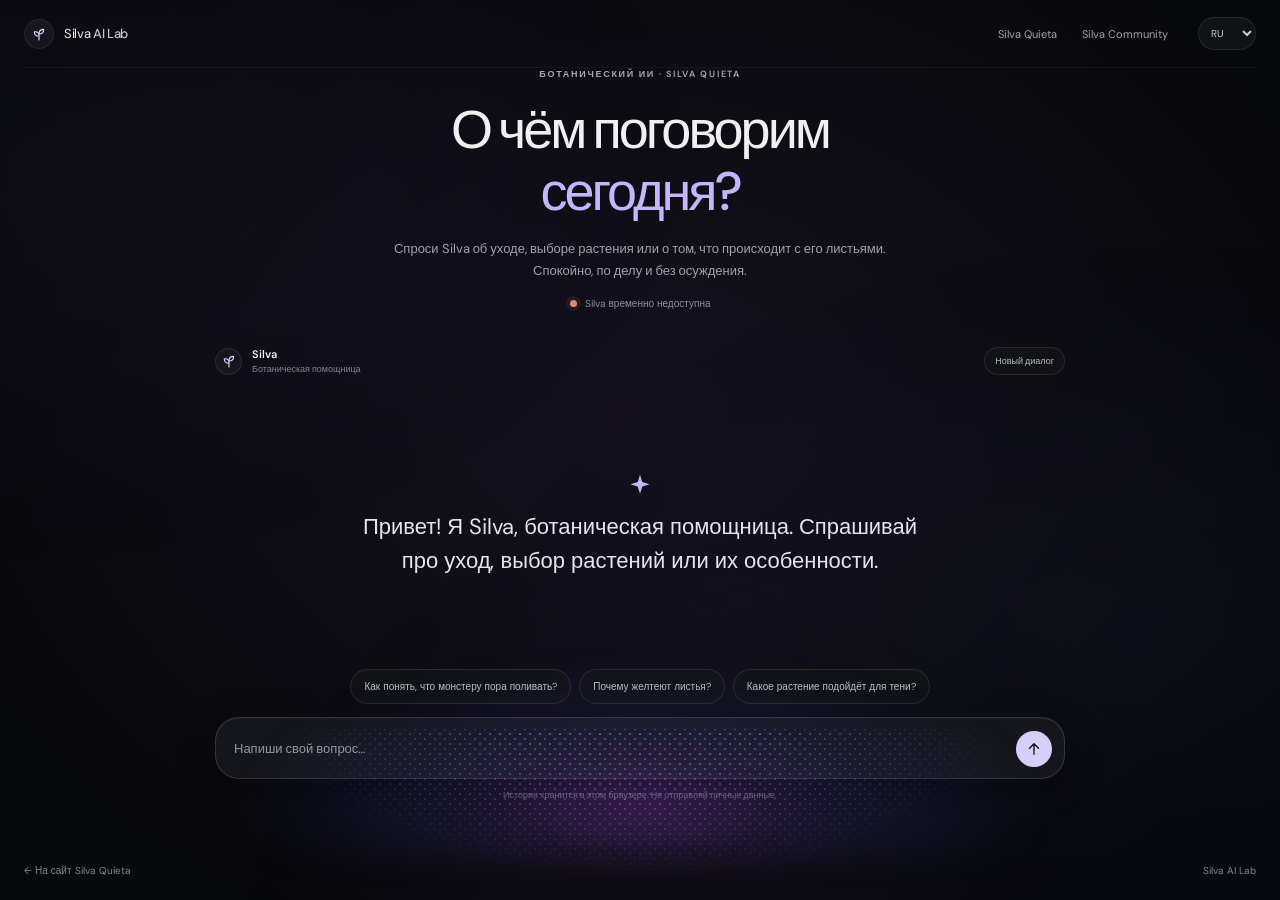
<file: ailab/index.html>
<!doctype html>
<html lang="ru">
<head>
  <meta charset="utf-8">
  <meta name="viewport" content="width=device-width, initial-scale=1">
  <meta name="theme-color" content="#08090c">
  <meta name="description" content="Silva AI Lab — ботаническая ИИ-помощница Silva.">
  <title>Silva AI Lab — Silva Quieta</title>
  <link rel="manifest" href="./manifest.webmanifest">
  <link rel="apple-touch-icon" href="./apple-touch-icon.png">
  <link rel="icon" href="https://silvaquieta.com/favicon-48.png">
  <link rel="preconnect" href="https://fonts.googleapis.com">
  <link rel="preconnect" href="https://fonts.gstatic.com" crossorigin>
  <link href="https://fonts.googleapis.com/css2?family=DM+Sans:wght@400;500;600;700&family=Playfair+Display:wght@500;600;700&display=swap" rel="stylesheet">
  <link rel="stylesheet" href="./style.css?v=5">
  <script src="./security-monitor.js" defer></script>
  <script>
    (() => {
      const saved = localStorage.getItem("silva-ai-locale");
      const query = new URLSearchParams(location.search).get("locale");
      const locale = ["ru", "uk", "en"].includes(query) ? query : ["ru", "uk", "en"].includes(saved) ? saved : "ru";
      document.documentElement.lang = locale;
      window.SILVA_LOCALE = locale;
    })();
  </script>
  <script defer src="./app.js?v=3"></script>
</head>
<body>
  <header class="topbar">
    <a class="brand" href="https://silvaquieta.com/" aria-label="Silva Quieta">
      <span class="brand-mark" aria-hidden="true"><svg viewBox="0 0 24 24"><path d="M12 20V11m0 4c-4.1 0-6.2-2-6.2-5.8C9.6 8.2 12 10.1 12 14Zm0-3c0-4 2.4-6.1 6.2-6.1 0 3.9-2.1 6.1-6.2 6.1Z"/></svg></span>
      <span>Silva <b>AI Lab</b></span>
    </a>
    <nav class="top-links" aria-label="Навигация">
      <a href="https://silvaquieta.com/">Silva Quieta</a>
      <a href="https://community.silvaquieta.com/">Silva Community</a>
    </nav>
    <button class="install-pwa" type="button" data-install-pwa data-copy="installApp" aria-label="Установить Silva AI Lab" hidden>Установить</button>
    <label class="locale-label">
      <span class="sr-only">Язык</span>
      <select id="locale-select" aria-label="Язык">
        <option value="ru">RU</option>
        <option value="uk">UA</option>
        <option value="en">EN</option>
      </select>
    </label>
  </header>

  <main class="lab-layout">
    <section class="intro">
      <p class="eyebrow" data-copy="eyebrow">БОТАНИЧЕСКИЙ ИИ · SILVA QUIETA</p>
      <h1 data-copy="title">О чём поговорим<br><em>сегодня?</em></h1>
      <p class="intro-text" data-copy="intro">Спроси Silva об уходе, выборе растения или о том, что происходит с его листьями. Спокойно, по делу и без осуждения.</p>
      <div class="promise"><span class="status-dot" id="connection-dot"></span><span id="connection-status" data-copy="connecting">Подключаем Silva…</span></div>
      <div class="privacy-note"><svg viewBox="0 0 24 24" aria-hidden="true"><path d="M12 2 14.2 9.8 22 12l-7.8 2.2L12 22l-2.2-7.8L2 12l7.8-2.2Z"/></svg><span data-copy="privacy">Не отправляй личные данные. Ответы ИИ могут быть неточными.</span></div>
    </section>

    <section class="chat-card" aria-label="Чат с Silva">
      <header class="chat-header">
        <div class="silva-avatar" aria-hidden="true"><svg viewBox="0 0 24 24"><path d="M12 20V11m0 4c-4.1 0-6.2-2-6.2-5.8C9.6 8.2 12 10.1 12 14Zm0-3c0-4 2.4-6.1 6.2-6.1 0 3.9-2.1 6.1-6.2 6.1Z"/></svg></div>
        <div class="silva-info">
          <strong>Silva</strong>
          <span id="chat-presence" data-copy="assistant">Ботаническая помощница</span>
        </div>
        <button class="clear-button" id="clear-chat" type="button" data-copy="clear">Новый диалог</button>
      </header>
      <div class="messages" id="messages" role="log" aria-live="polite" aria-relevant="additions text"></div>
      <div class="suggestions" id="suggestions" aria-label="Примеры вопросов"></div>
      <form class="composer" id="chat-form">
        <label class="sr-only" for="chat-input" data-copy="inputLabel">Сообщение для Silva</label>
        <textarea id="chat-input" name="message" rows="1" maxlength="1200" data-placeholder="placeholder" placeholder="Напиши свой вопрос…" required></textarea>
        <button id="send-button" type="submit" aria-label="Отправить"><svg viewBox="0 0 24 24" aria-hidden="true"><path d="M12 19V5m-6 6 6-6 6 6"/></svg></button>
      </form>
      <p class="chat-footnote" data-copy="footnote">История хранится в этом браузере. Не отправляй личные данные.</p>
    </section>
  </main>
  <footer class="footer"><a href="https://silvaquieta.com/">← <span data-copy="back">На сайт Silva Quieta</span></a><span>Silva AI Lab</span></footer>
</body>
</html>
</file>
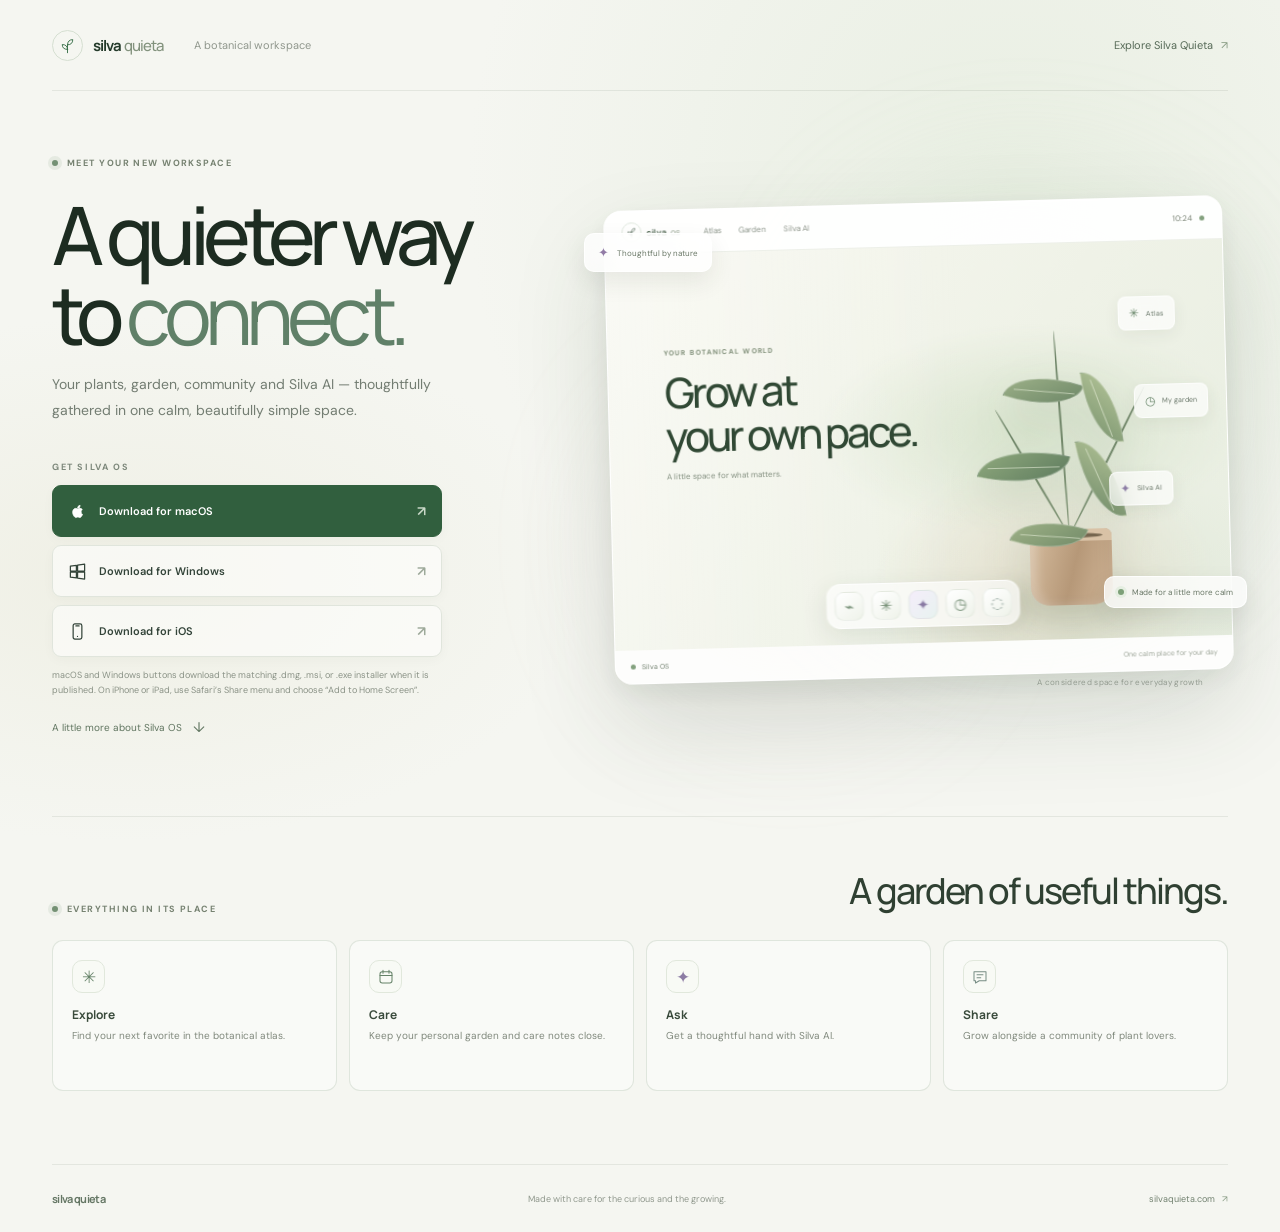
<file: os-site/index.html>
<!doctype html>
<html lang="en">
  <head>
    <meta charset="utf-8">
    <meta name="viewport" content="width=device-width, initial-scale=1, viewport-fit=cover">
    <meta name="theme-color" content="#f5f6f1">
    <meta name="description" content="Meet Silva OS: a quiet botanical workspace for your desktop and phone.">
    <meta property="og:title" content="Silva OS — a quieter kind of workspace">
    <meta property="og:description" content="Your botanical world, thoughtfully gathered in one place.">
    <meta property="og:type" content="website">
    <title>Silva OS — a quieter kind of workspace</title>
    <link rel="icon" href="./icon.svg" type="image/svg+xml">
    <link rel="stylesheet" href="./style.css?v=1">
    <script src="./security-monitor.js" defer></script>
    <script src="./app.js?v=1" defer></script>
  </head>
  <body>
    <div class="page-shell">
      <header class="site-header">
        <a class="brand" href="https://silvaquieta.com/" aria-label="Silva Quieta home">
          <span class="brand-mark" aria-hidden="true">
            <svg viewBox="0 0 32 32"><path d="M16 27V15m0 7c-5.3 0-8-2.7-8-7.5 4.9 0 8 2.5 8 7.5Zm0-7c0-5.2 3.2-8 8-8 0 5.2-2.7 8-8 8Z"/></svg>
          </span>
          <span>silva <b>quieta</b></span>
        </a>
        <span class="header-caption">A botanical workspace</span>
        <a class="header-link" href="https://silvaquieta.com/">Explore Silva Quieta <span aria-hidden="true">↗</span></a>
      </header>

      <main>
        <section class="hero" aria-labelledby="hero-title">
          <div class="hero-copy">
            <p class="eyebrow"><span class="eyebrow-dot"></span> MEET YOUR NEW WORKSPACE</p>
            <h1 id="hero-title">A quieter way<br>to <em>connect.</em></h1>
            <p class="hero-description">
              Your plants, garden, community and Silva AI — thoughtfully gathered in one calm,
              beautifully simple space.
            </p>
            <div class="download-area" id="download">
              <p class="download-label">GET SILVA OS</p>
              <div class="download-actions" aria-label="Install Silva OS">
                <a class="download-button download-primary" href="https://os.silvaquieta.com/app/" data-platform="macos">
                  <svg viewBox="0 0 24 24" aria-hidden="true"><path d="M16.4 12.7c0-2 1.6-3 1.7-3.1a3.7 3.7 0 0 0-2.9-1.6c-1.2-.1-2.3.7-2.9.7s-1.5-.7-2.5-.7a3.9 3.9 0 0 0-3.3 2c-1.4 2.4-.4 5.9 1 7.8.7.9 1.4 1.9 2.4 1.9s1.3-.6 2.5-.6 1.6.6 2.6.6 1.7-.9 2.3-1.9a8 8 0 0 0 1.1-2.2 3.4 3.4 0 0 1-2-2.9ZM14.5 6.7a3.6 3.6 0 0 0 .8-2.5 3.8 3.8 0 0 0-2.4 1.2 3.4 3.4 0 0 0-.8 2.4 3.2 3.2 0 0 0 2.4-1.1Z"/></svg>
                  <span>Download for macOS</span>
                  <span class="button-arrow" aria-hidden="true">↗</span>
                </a>
                <a class="download-button" href="https://os.silvaquieta.com/app/" data-platform="windows">
                  <svg viewBox="0 0 24 24" aria-hidden="true"><path d="m3 5.2 7.6-1v7.3H3V5.2Zm9.1-1.2L21 2.7v8.8h-8.9V4Zm-9.1 8.8h7.6v7.3L3 19.2v-6.4Zm9.1 0H21v8.8l-8.9-1.3v-7.5Z"/></svg>
                  <span>Download for Windows</span>
                  <span class="button-arrow" aria-hidden="true">↗</span>
                </a>
                <a class="download-button" href="https://os.silvaquieta.com/app/" data-platform="ios">
                  <svg viewBox="0 0 24 24" aria-hidden="true"><rect x="6.5" y="2.5" width="11" height="19" rx="2.2"/><path d="M10 5h4m-2 13.2h.01"/></svg>
                  <span>Download for iOS</span>
                  <span class="button-arrow" aria-hidden="true">↗</span>
                </a>
              </div>
              <p class="install-hint" id="install-hint" aria-live="polite">
                macOS and Windows buttons download the matching .dmg, .msi, or .exe installer when it is published. On iPhone or iPad, use Safari’s Share menu and choose “Add to Home Screen”.
              </p>
            </div>
            <a class="learn-link" href="#inside">A little more about Silva OS <span aria-hidden="true">↓</span></a>
          </div>

          <div class="hero-art" aria-label="Preview of the Silva OS workspace">
            <div class="ambient ambient-one"></div>
            <div class="ambient ambient-two"></div>
            <div class="desktop-preview">
              <div class="preview-topbar">
                <div class="preview-brand">
                  <span class="mini-mark" aria-hidden="true">
                    <svg viewBox="0 0 32 32"><path d="M16 27V15m0 7c-5.3 0-8-2.7-8-7.5 4.9 0 8 2.5 8 7.5Zm0-7c0-5.2 3.2-8 8-8 0 5.2-2.7 8-8 8Z"/></svg>
                  </span>
                  silva <b>os</b>
                </div>
                <div class="preview-menu"><span>Atlas</span><span>Garden</span><span>Silva AI</span></div>
                <span class="preview-time">10:24 <i></i></span>
              </div>
              <div class="preview-scene">
                <div class="scene-copy">
                  <span class="scene-kicker">YOUR BOTANICAL WORLD</span>
                  <span class="scene-title">Grow at<br>your own pace.</span>
                  <span class="scene-subtitle">A little space for what matters.</span>
                </div>
                <div class="plant-illustration" aria-hidden="true">
                  <span class="plant-shadow"></span>
                  <span class="stem stem-main"></span>
                  <span class="stem stem-left"></span>
                  <span class="stem stem-right"></span>
                  <span class="leaf leaf-one"></span>
                  <span class="leaf leaf-two"></span>
                  <span class="leaf leaf-three"></span>
                  <span class="leaf leaf-four"></span>
                  <span class="leaf leaf-five"></span>
                  <span class="pot"><i></i></span>
                </div>
                <div class="preview-shortcut shortcut-atlas"><span>✳</span> Atlas</div>
                <div class="preview-shortcut shortcut-garden"><span>◷</span> My garden</div>
                <div class="preview-shortcut shortcut-ai"><span>✦</span> Silva AI</div>
                <div class="preview-dock">
                  <span class="dock-glyph glyph-leaf">⌁</span>
                  <span class="dock-glyph glyph-atlas">✳</span>
                  <span class="dock-glyph glyph-ai">✦</span>
                  <span class="dock-glyph glyph-garden">◷</span>
                  <span class="dock-glyph glyph-community">◌</span>
                </div>
              </div>
              <div class="preview-caption"><span><i></i> Silva OS</span><span>One calm place for your day</span></div>
            </div>
            <div class="floating-note note-top"><span class="note-icon">✦</span><span>Thoughtful by nature</span></div>
            <div class="floating-note note-bottom"><span class="note-online"></span><span>Made for a little more calm</span></div>
            <span class="art-caption">A considered space for everyday growth</span>
          </div>
        </section>

        <section class="inside-section" id="inside" aria-labelledby="inside-title">
          <div class="section-heading">
            <p class="eyebrow"><span class="eyebrow-dot"></span> EVERYTHING IN ITS PLACE</p>
            <h2 id="inside-title">A garden of useful things.</h2>
          </div>
          <div class="feature-grid">
            <article class="feature-card">
              <span class="feature-icon icon-atlas" aria-hidden="true">✳</span>
              <h3>Explore</h3>
              <p>Find your next favorite in the botanical atlas.</p>
            </article>
            <article class="feature-card">
              <span class="feature-icon icon-garden" aria-hidden="true">
                <svg viewBox="0 0 24 24"><rect x="4" y="5" width="16" height="15" rx="3"/><path d="M8 3v4m8-4v4M4 10h16"/></svg>
              </span>
              <h3>Care</h3>
              <p>Keep your personal garden and care notes close.</p>
            </article>
            <article class="feature-card">
              <span class="feature-icon icon-ai" aria-hidden="true">✦</span>
              <h3>Ask</h3>
              <p>Get a thoughtful hand with Silva AI.</p>
            </article>
            <article class="feature-card">
              <span class="feature-icon icon-community" aria-hidden="true">
                <svg viewBox="0 0 24 24"><path d="M4 5h16v12h-9l-5 3v-3H4z"/><path d="M8 9h8m-8 4h5"/></svg>
              </span>
              <h3>Share</h3>
              <p>Grow alongside a community of plant lovers.</p>
            </article>
          </div>
        </section>
      </main>

      <footer class="site-footer">
        <a class="footer-brand" href="https://silvaquieta.com/">silva quieta</a>
        <span>Made with care for the curious and the growing.</span>
        <a href="https://silvaquieta.com/">silvaquieta.com <span aria-hidden="true">↗</span></a>
      </footer>
    </div>
  </body>
</html>
</file>
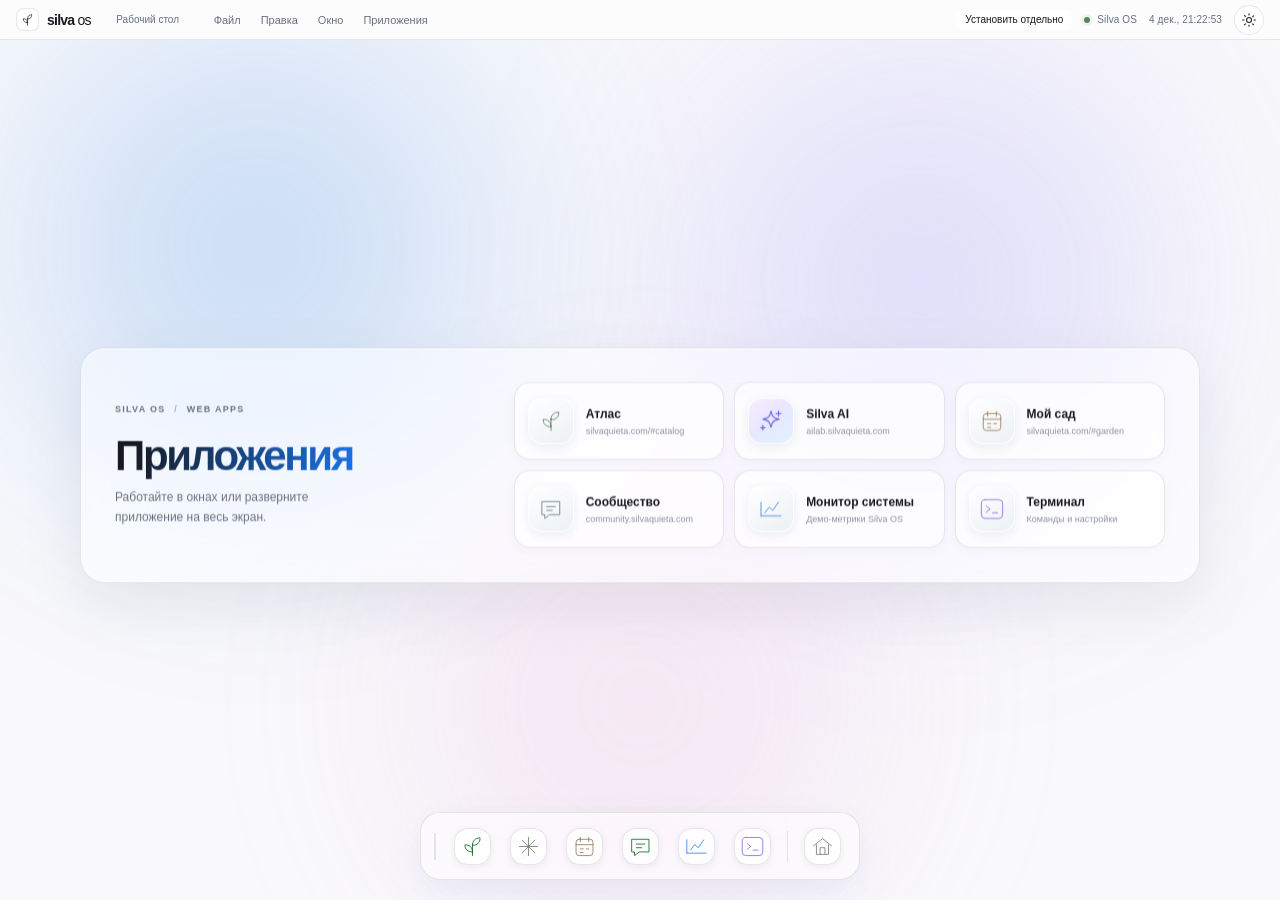
<file: silva-os/index.html>
<!doctype html>
<html lang="ru">
  <head>
    <meta charset="utf-8">
    <meta name="viewport" content="width=device-width, initial-scale=1, viewport-fit=cover">
    <meta name="theme-color" content="#f9f9fb">
    <meta name="description" content="Silva OS — спокойная цифровая среда для изучения растений и заботы о саде.">
    <title>Silva OS — botanical workspace</title>
    <link rel="manifest" href="./manifest.webmanifest">
    <link rel="icon" href="../icon.svg" type="image/svg+xml">
    <script src="./theme-init.js?v=1"></script>
    <script src="./security-monitor.js" defer></script>
    <link rel="stylesheet" href="./style.css?v=29">
    <script type="module" src="./app.js?v=29"></script>
  </head>
  <body>
    <div class="os-shell" id="os-shell">
      <header class="menubar">
        <div class="menu-brand" aria-label="Silva OS">
          <span class="brand-mark" aria-hidden="true">
            <svg viewBox="0 0 32 32"><path d="M16 27V15m0 7c-5.3 0-8-2.7-8-7.5 4.9 0 8 2.5 8 7.5Zm0-7c0-5.2 3.2-8 8-8 0 5.2-2.7 8-8 8Z"/></svg>
          </span>
          <span>silva <b>os</b></span>
        </div>
        <button type="button" class="home-back-control" data-action="home" aria-label="Вернуться на рабочий стол" title="На рабочий стол">
          <svg viewBox="0 0 20 20" aria-hidden="true"><path d="M12.5 4.5 7 10l5.5 5.5M7.5 10H17"/></svg>
          <span>На рабочий стол</span>
        </button>
        <span class="active-window-context" id="active-window-context" aria-live="polite">Рабочий стол</span>
        <nav class="system-menu" aria-label="Системное меню">
          <button type="button" class="menu-button" data-menu="file" aria-haspopup="menu" aria-expanded="false" aria-controls="menu-popover">Файл</button>
          <button type="button" class="menu-button" data-menu="edit" aria-haspopup="menu" aria-expanded="false" aria-controls="menu-popover">Правка</button>
          <button type="button" class="menu-button" data-menu="window" aria-haspopup="menu" aria-expanded="false" aria-controls="menu-popover">Окно</button>
          <button type="button" class="menu-button" data-menu="applications" aria-haspopup="menu" aria-expanded="false" aria-controls="menu-popover">Приложения</button>
        </nav>
        <div class="system-status">
          <button class="install-app" type="button" data-install-app hidden>Установить отдельно</button>
          <span class="status-label"><span class="status-light"></span> Silva OS</span>
          <time id="system-clock" aria-label="Текущее время"></time>
          <button type="button" class="theme-toggle" id="theme-toggle" aria-label="Переключить тему" aria-pressed="false" title="Переключить тему">
            <svg class="theme-icon theme-icon-sun" viewBox="0 0 24 24" aria-hidden="true"><circle cx="12" cy="12" r="3.7"/><path d="M12 2.5v2m0 15v2m9.5-9.5h-2m-15 0h-2m16.2-6.2-1.4 1.4m-10.6 10.6-1.4 1.4m13.4 0-1.4-1.4M6.7 6.7 5.3 5.3"/></svg>
            <svg class="theme-icon theme-icon-moon" viewBox="0 0 24 24" aria-hidden="true"><path d="M19.2 15.1A8 8 0 0 1 8.9 4.8 8.3 8.3 0 1 0 19.2 15.1Z"/></svg>
          </button>
        </div>
      </header>

      <main class="workspace" id="desktop" aria-label="Рабочий стол Silva OS">
        <div class="gemini-glow" aria-hidden="true">
          <span class="glow-orb glow-orb-blue"></span>
          <span class="glow-orb glow-orb-violet"></span>
          <span class="glow-orb glow-orb-pink"></span>
        </div>
        <section class="launchpad" aria-labelledby="launchpad-title">
          <div class="launchpad-heading">
            <p class="eyebrow">SILVA OS <span aria-hidden="true">/</span> WEB APPS</p>
            <h1 id="launchpad-title">Приложения</h1>
            <p>Работайте в окнах или разверните приложение на весь экран.</p>
          </div>
          <nav class="desktop-shortcuts" aria-label="Приложения Silva">
            <button class="desktop-shortcut" type="button" data-launch="atlas">
              <span class="shortcut-icon shortcut-icon-atlas" aria-hidden="true">
                <svg viewBox="0 0 48 48"><path d="M24 39V20m0 13c-8.2 0-12.5-4.1-12.5-11.7C19.2 21.3 24 25.2 24 33Zm0-11c0-8 4.8-12.2 12.5-12.2C36.5 17.6 32.2 22 24 22Z"/></svg>
              </span>
              <span class="shortcut-copy"><b>Атлас</b><small>silvaquieta.com/#catalog</small></span>
            </button>
            <button class="desktop-shortcut" type="button" data-launch="assistant">
              <span class="shortcut-icon shortcut-icon-assistant" aria-hidden="true">
                <svg viewBox="0 0 48 48"><path d="M24 8c1.7 9 4.1 11.4 13 13-8.9 1.7-11.3 4.1-13 13-1.7-8.9-4.1-11.3-13-13 8.9-1.6 11.3-4 13-13Z"/><path d="M36 8v8m-4-4h8M11 31v7m-3.5-3.5h7"/></svg>
              </span>
              <span class="shortcut-copy"><b>Silva AI</b><small>ailab.silvaquieta.com</small></span>
            </button>
            <button class="desktop-shortcut" type="button" data-launch="garden">
              <span class="shortcut-icon shortcut-icon-garden" aria-hidden="true">
                <svg viewBox="0 0 48 48"><rect x="10" y="12" width="28" height="27" rx="5"/><path d="M17 9v7m14-7v7M10 21h28M17 28h5m5 0h4m-14 6h5"/></svg>
              </span>
              <span class="shortcut-copy"><b>Мой сад</b><small>silvaquieta.com/#garden</small></span>
            </button>
            <button class="desktop-shortcut" type="button" data-launch="community">
              <span class="shortcut-icon shortcut-icon-community" aria-hidden="true">
                <svg viewBox="0 0 48 48"><path d="M10 12h28v21H22l-8 6v-6h-4z"/><path d="M17 20h14m-14 6h9"/></svg>
              </span>
              <span class="shortcut-copy"><b>Сообщество</b><small>community.silvaquieta.com</small></span>
            </button>
            <button class="desktop-shortcut" type="button" data-launch="monitor">
              <span class="shortcut-icon shortcut-icon-monitor" aria-hidden="true"><svg viewBox="0 0 48 48"><path d="M8 35V13m0 22h32M14 30l7-9 6 5 9-13"/></svg></span>
              <span class="shortcut-copy"><b>Монитор системы</b><small>Демо-метрики Silva OS</small></span>
            </button>
            <button class="desktop-shortcut" type="button" data-launch="terminal">
              <span class="shortcut-icon shortcut-icon-terminal" aria-hidden="true"><svg viewBox="0 0 48 48"><rect x="7" y="9" width="34" height="30" rx="6"/><path d="m15 19 6 5-6 5m10 1h8"/></svg></span>
              <span class="shortcut-copy"><b>Терминал</b><small>Команды и настройки</small></span>
            </button>
          </nav>
        </section>

        <div class="window-layer" id="window-layer"></div>

        <nav class="dock" aria-label="Панель приложений">
          <span class="dock-ornament" aria-hidden="true"></span>
          <button class="dock-app" type="button" data-launch="atlas" aria-label="Открыть ботанический атлас" title="Ботанический атлас">
            <span class="dock-icon dock-icon-atlas" aria-hidden="true"><svg viewBox="0 0 48 48"><path d="M24 39V20m0 13c-8.2 0-12.5-4.1-12.5-11.7C19.2 21.3 24 25.2 24 33Zm0-11c0-8 4.8-12.2 12.5-12.2C36.5 17.6 32.2 22 24 22Z"/></svg></span>
            <span class="dock-indicator" aria-hidden="true"></span>
          </button>
          <button class="dock-app" type="button" data-launch="assistant" aria-label="Открыть Silva AI" title="Silva AI">
            <span class="dock-icon dock-icon-assistant" aria-hidden="true"><svg viewBox="0 0 48 48"><path d="M24 9v30M9 24h30M13.5 13.5l21 21m0-21-21 21"/></svg></span>
            <span class="dock-indicator" aria-hidden="true"></span>
          </button>
          <button class="dock-app" type="button" data-launch="garden" aria-label="Открыть мой сад" title="Мой сад">
            <span class="dock-icon dock-icon-garden" aria-hidden="true"><svg viewBox="0 0 48 48"><rect x="10" y="12" width="28" height="27" rx="5"/><path d="M17 9v7m14-7v7M10 21h28M17 28h5m5 0h4m-14 6h5"/></svg></span>
            <span class="dock-indicator" aria-hidden="true"></span>
          </button>
          <button class="dock-app" type="button" data-launch="community" aria-label="Открыть Silva Community" title="Silva Community">
            <span class="dock-icon dock-icon-community" aria-hidden="true"><svg viewBox="0 0 48 48"><path d="M10 12h28v21H22l-8 6v-6h-4z"/><path d="M17 20h14m-14 6h9"/></svg></span>
            <span class="dock-indicator" aria-hidden="true"></span>
          </button>
          <button class="dock-app" type="button" data-launch="monitor" aria-label="Открыть монитор системы" title="Монитор системы">
            <span class="dock-icon dock-icon-monitor" aria-hidden="true"><svg viewBox="0 0 48 48"><path d="M8 35V13m0 22h32M14 30l7-9 6 5 9-13"/></svg></span>
            <span class="dock-indicator" aria-hidden="true"></span>
          </button>
          <button class="dock-app" type="button" data-launch="terminal" aria-label="Открыть терминал" title="Терминал">
            <span class="dock-icon dock-icon-terminal" aria-hidden="true"><svg viewBox="0 0 48 48"><rect x="7" y="9" width="34" height="30" rx="6"/><path d="m15 19 6 5-6 5m10 1h8"/></svg></span>
            <span class="dock-indicator" aria-hidden="true"></span>
          </button>
          <span class="dock-divider" aria-hidden="true"></span>
          <button class="dock-app dock-home" type="button" data-action="home" aria-label="Показать рабочий стол" title="Рабочий стол">
            <span class="dock-icon" aria-hidden="true"><svg viewBox="0 0 48 48"><path d="M9 23 24 11l15 12M14 21v16h20V21M20 37V26h8v11"/></svg></span>
          </button>
        </nav>
      </main>

      <div class="menu-popover" id="menu-popover" role="menu" hidden></div>
      <section class="launcher" id="launcher" role="dialog" aria-modal="true" aria-labelledby="launcher-title" hidden>
        <div class="launcher-panel">
          <div class="launcher-heading">
            <span class="launcher-mark" aria-hidden="true">
              <svg viewBox="0 0 24 24"><path d="M12 20v-9m0 5c-4.1 0-6.2-2.1-6.2-5.8 3.8 0 6.2 1.9 6.2 5.8Zm0-5.2c0-4 2.5-6.2 6.2-6.2 0 4-2.1 6.2-6.2 6.2Z"/></svg>
            </span>
            <div><h2 id="launcher-title">Приложения Silva</h2><p>Все пространства бренда — в одном месте</p></div>
            <button type="button" class="launcher-close" data-launcher-close aria-label="Закрыть список приложений">×</button>
          </div>
          <label class="launcher-search">
            <svg viewBox="0 0 20 20" aria-hidden="true"><circle cx="8.5" cy="8.5" r="5.5"/><path d="m13 13 4 4"/></svg>
            <input id="launcher-search" type="search" placeholder="Найти приложение…" autocomplete="off">
            <kbd>ESC</kbd>
          </label>
          <div class="launcher-apps">
            <button type="button" class="launcher-app" data-launch="atlas" data-launcher-item>
              <span class="launcher-app-icon launcher-atlas" aria-hidden="true"><svg viewBox="0 0 48 48"><path d="M24 39V20m0 13c-8.2 0-12.5-4.1-12.5-11.7C19.2 21.3 24 25.2 24 33Zm0-11c0-8 4.8-12.2 12.5-12.2C36.5 17.6 32.2 22 24 22Z"/></svg></span>
              <span><b>Ботанический атлас</b><small>Коллекция растений и садовые инструменты</small></span><kbd>⌘ 1</kbd>
            </button>
            <button type="button" class="launcher-app" data-launch="assistant" data-launcher-item>
              <span class="launcher-app-icon launcher-ai" aria-hidden="true"><svg viewBox="0 0 48 48"><path d="M24 9v30M9 24h30M13.5 13.5l21 21m0-21-21 21"/></svg></span>
              <span><b>Silva AI</b><small>Ботанический AI-помощник Gemini</small></span><kbd>⌘ 2</kbd>
            </button>
            <button type="button" class="launcher-app" data-launch="garden" data-launcher-item>
              <span class="launcher-app-icon launcher-garden" aria-hidden="true"><svg viewBox="0 0 48 48"><rect x="10" y="12" width="28" height="27" rx="5"/><path d="M17 9v7m14-7v7M10 21h28M17 28h5m5 0h4m-14 6h5"/></svg></span>
              <span><b>Мой сад</b><small>Профиль сада и каталог ухода на сайте</small></span><kbd>⌘ 3</kbd>
            </button>
            <button type="button" class="launcher-app" data-launch="community" data-launcher-item>
              <span class="launcher-app-icon launcher-community" aria-hidden="true"><svg viewBox="0 0 48 48"><path d="M10 12h28v21H22l-8 6v-6h-4z"/><path d="M17 20h14m-14 6h9"/></svg></span>
              <span><b>Silva Community</b><small>Сообщество любителей растений</small></span><kbd>⌘ 4</kbd>
            </button>
            <button type="button" class="launcher-app" data-launch="monitor" data-launcher-item>
              <span class="launcher-app-icon launcher-monitor" aria-hidden="true"><svg viewBox="0 0 48 48"><path d="M8 35V13m0 22h32M14 30l7-9 6 5 9-13"/></svg></span>
              <span><b>Монитор системы</b><small>Демо-метрики Silva OS в реальном времени</small></span><kbd>⌘ 5</kbd>
            </button>
            <button type="button" class="launcher-app" data-launch="terminal" data-launcher-item>
              <span class="launcher-app-icon launcher-terminal" aria-hidden="true"><svg viewBox="0 0 48 48"><rect x="7" y="9" width="34" height="30" rx="6"/><path d="m15 19 6 5-6 5m10 1h8"/></svg></span>
              <span><b>Терминал / Настройки</b><small>Команды оболочки и настройки кэша</small></span><kbd>⌘ 6</kbd>
            </button>
          </div>
          <div class="launcher-foot"><span>Открыть приложение</span><kbd>↵</kbd></div>
        </div>
      </section>
      <div class="toast-region" id="toast-region" role="status" aria-live="polite"></div>
    </div>

    <template id="monitor-template">
      <section class="system-app monitor-app" aria-label="Монитор системы">
        <div class="system-app-heading">
          <div><p class="eyebrow">SILVA OS <span aria-hidden="true">/</span> SYSTEM MONITOR</p><h2>Монитор системы</h2></div>
          <span class="simulation-badge"><span></span> ДЕМО-МЕТРИКИ</span>
        </div>
        <p class="system-app-note">Показатели ниже сгенерированы для демонстрации интерфейса и не являются измерениями устройства или Silva Core.</p>
        <div class="monitor-metrics">
          <article class="metric-card"><div><span>CPU</span><strong><span data-metric-value="cpu">—</span>%</strong></div><div class="metric-track"><span data-metric-bar="cpu"></span></div><small>Симулированная нагрузка</small></article>
          <article class="metric-card"><div><span>ПАМЯТЬ</span><strong><span data-metric-value="memory">—</span>%</strong></div><div class="metric-track"><span data-metric-bar="memory"></span></div><small>Демо-использование</small></article>
          <article class="metric-card"><div><span>SILVA CORE</span><strong><span data-metric-value="core">—</span><small>ms</small></strong></div><div class="metric-track metric-track-core"><span data-metric-bar="core"></span></div><small>Синтетическая задержка</small></article>
        </div>
        <section class="monitor-chart-card">
          <div class="monitor-chart-heading"><div><h3>Активность</h3><p>Демонстрационная нагрузка · последние 60 секунд</p></div><span class="monitor-live"><i></i> обновляется</span></div>
          <canvas class="monitor-chart" aria-label="График демонстрационной нагрузки" role="img"></canvas>
          <div class="monitor-chart-legend"><span><i class="legend-cpu"></i> CPU</span><span><i class="legend-memory"></i> Память</span></div>
        </section>
      </section>
    </template>

    <template id="terminal-template">
      <section class="system-app terminal-app" aria-label="Терминал Silva OS">
        <div class="terminal-heading"><div><p class="eyebrow">SILVA OS <span aria-hidden="true">/</span> TERMINAL</p><h2>Терминал <span>управления</span></h2></div><span class="terminal-state"><i></i> локальная оболочка</span></div>
        <div class="terminal-screen" role="log" aria-live="polite" aria-relevant="additions text"></div>
        <form class="terminal-form" autocomplete="off">
          <label for="terminal-command"><span aria-hidden="true">silva&nbsp;›</span><span class="sr-only">Команда</span></label>
          <input id="terminal-command" name="command" type="text" spellcheck="false" autocapitalize="off" placeholder="Введите help и нажмите Enter">
          <button type="submit" aria-label="Выполнить команду">↵</button>
        </form>
        <p class="terminal-footnote">Команды выполняются только в этой оболочке. Содержимое окон сайтов не изменяется.</p>
      </section>
    </template>

    <template id="window-template">
      <section class="os-window" role="dialog">
        <header class="window-titlebar">
          <span class="window-title">
            <span class="window-app-mark" aria-hidden="true"></span>
            <span class="window-title-text"></span>
          </span>
          <div class="window-controls" aria-label="Управление окном">
            <button type="button" class="window-control" data-window-action="minimize" aria-label="Свернуть окно" title="Свернуть">
              <svg viewBox="0 0 16 16" aria-hidden="true"><path d="M3 8h10"/></svg>
            </button>
            <button type="button" class="window-control" data-window-action="maximize" aria-label="Развернуть окно" title="Развернуть">
              <svg class="window-maximize-icon" viewBox="0 0 16 16" aria-hidden="true"><rect x="3.5" y="3.5" width="9" height="9" rx="1"/></svg>
              <svg class="window-restore-icon" viewBox="0 0 16 16" aria-hidden="true"><path d="M5 5V3.5h7.5V11H11M3.5 5h7.5v7.5H3.5z"/></svg>
            </button>
            <button type="button" class="window-control close-control" data-window-action="close" aria-label="Закрыть окно" title="Закрыть">
              <svg viewBox="0 0 16 16" aria-hidden="true"><path d="m4 4 8 8m0-8-8 8"/></svg>
            </button>
          </div>
        </header>
        <div class="window-content">
          <div class="app-loading" role="status">
            <span class="loading-mark" aria-hidden="true"></span>
            <span class="app-loading-label">Открываем приложение…</span>
            <a class="app-loading-fallback" data-open-app target="_blank" rel="noopener noreferrer" hidden>Открыть сайт отдельно</a>
          </div>
        </div>
      </section>
    </template>

  </body>
</html>
</file>
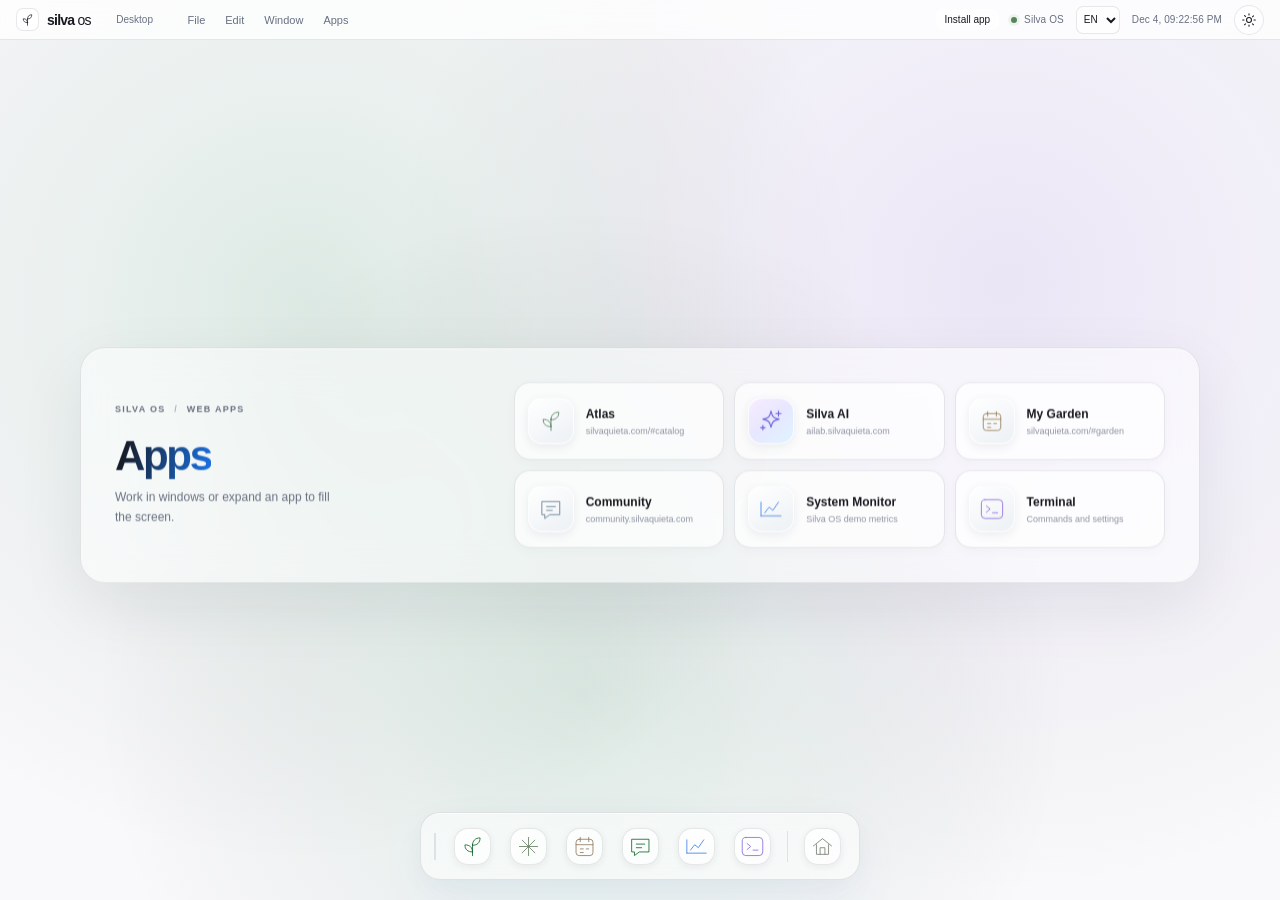
<file: silva-os-github-upload/app/index.html>
<!doctype html>
<html lang="ru">
  <head>
    <meta charset="utf-8">
    <meta name="viewport" content="width=device-width, initial-scale=1, viewport-fit=cover">
    <meta name="theme-color" content="#f9f9fb">
    <meta name="description" content="Silva OS — спокойная цифровая среда для изучения растений и заботы о саде.">
    <title>Silva OS — botanical workspace</title>
    <link rel="manifest" href="./manifest.webmanifest">
    <link rel="icon" href="../icon.svg" type="image/svg+xml">
    <script src="./theme-init.js?v=1"></script>
    <script src="../security-monitor.js" defer></script>
    <script src="../locales.js?v=1" defer></script>
    <link rel="stylesheet" href="./style.css?v=31">
    <script type="module" src="./app.js?v=32"></script>
  </head>
  <body>
    <canvas id="bg-canvas" aria-hidden="true"></canvas>
    <div class="os-shell" id="os-shell">
      <header class="menubar">
        <div class="menu-brand" aria-label="Silva OS">
          <span class="brand-mark" aria-hidden="true">
            <svg viewBox="0 0 32 32"><path d="M16 27V15m0 7c-5.3 0-8-2.7-8-7.5 4.9 0 8 2.5 8 7.5Zm0-7c0-5.2 3.2-8 8-8 0 5.2-2.7 8-8 8Z"/></svg>
          </span>
          <span>silva <b>os</b></span>
        </div>
        <button type="button" class="home-back-control" data-action="home" aria-label="Вернуться на рабочий стол" title="На рабочий стол">
          <svg viewBox="0 0 20 20" aria-hidden="true"><path d="M12.5 4.5 7 10l5.5 5.5M7.5 10H17"/></svg>
          <span>На рабочий стол</span>
        </button>
        <span class="active-window-context" id="active-window-context" aria-live="polite">Рабочий стол</span>
        <nav class="system-menu" aria-label="Системное меню">
          <button type="button" class="menu-button" data-menu="file" aria-haspopup="menu" aria-expanded="false" aria-controls="menu-popover">Файл</button>
          <button type="button" class="menu-button" data-menu="edit" aria-haspopup="menu" aria-expanded="false" aria-controls="menu-popover">Правка</button>
          <button type="button" class="menu-button" data-menu="window" aria-haspopup="menu" aria-expanded="false" aria-controls="menu-popover">Окно</button>
          <button type="button" class="menu-button" data-menu="applications" aria-haspopup="menu" aria-expanded="false" aria-controls="menu-popover">Приложения</button>
        </nav>
        <div class="system-status">
          <button class="install-app" type="button" data-install-app hidden>Установить отдельно</button>
          <span class="status-label"><span class="status-light"></span> Silva OS</span>
          <label class="sr-only" for="language-select">Язык интерфейса</label>
          <select class="language-select" id="language-select" aria-label="Язык интерфейса">
            <option value="ru">RU</option>
            <option value="en">EN</option>
            <option value="uk">UA</option>
          </select>
          <time id="system-clock" aria-label="Текущее время"></time>
          <button type="button" class="theme-toggle" id="theme-toggle" aria-label="Переключить тему" aria-pressed="false" title="Переключить тему">
            <svg class="theme-icon theme-icon-sun" viewBox="0 0 24 24" aria-hidden="true"><circle cx="12" cy="12" r="3.7"/><path d="M12 2.5v2m0 15v2m9.5-9.5h-2m-15 0h-2m16.2-6.2-1.4 1.4m-10.6 10.6-1.4 1.4m13.4 0-1.4-1.4M6.7 6.7 5.3 5.3"/></svg>
            <svg class="theme-icon theme-icon-moon" viewBox="0 0 24 24" aria-hidden="true"><path d="M19.2 15.1A8 8 0 0 1 8.9 4.8 8.3 8.3 0 1 0 19.2 15.1Z"/></svg>
          </button>
        </div>
      </header>

      <main class="workspace" id="desktop" aria-label="Рабочий стол Silva OS">
        <section class="launchpad" aria-labelledby="launchpad-title">
          <div class="launchpad-heading">
            <p class="eyebrow">SILVA OS <span aria-hidden="true">/</span> WEB APPS</p>
            <h1 id="launchpad-title">Приложения</h1>
            <p>Работайте в окнах или разверните приложение на весь экран.</p>
          </div>
          <nav class="desktop-shortcuts" aria-label="Приложения Silva">
            <button class="desktop-shortcut" type="button" data-launch="atlas">
              <span class="shortcut-icon shortcut-icon-atlas" aria-hidden="true">
                <svg viewBox="0 0 48 48"><path d="M24 39V20m0 13c-8.2 0-12.5-4.1-12.5-11.7C19.2 21.3 24 25.2 24 33Zm0-11c0-8 4.8-12.2 12.5-12.2C36.5 17.6 32.2 22 24 22Z"/></svg>
              </span>
              <span class="shortcut-copy"><b>Атлас</b><small>silvaquieta.com/#catalog</small></span>
            </button>
            <button class="desktop-shortcut" type="button" data-launch="assistant">
              <span class="shortcut-icon shortcut-icon-assistant" aria-hidden="true">
                <svg viewBox="0 0 48 48"><path d="M24 8c1.7 9 4.1 11.4 13 13-8.9 1.7-11.3 4.1-13 13-1.7-8.9-4.1-11.3-13-13 8.9-1.6 11.3-4 13-13Z"/><path d="M36 8v8m-4-4h8M11 31v7m-3.5-3.5h7"/></svg>
              </span>
              <span class="shortcut-copy"><b>Silva AI</b><small>ailab.silvaquieta.com</small></span>
            </button>
            <button class="desktop-shortcut" type="button" data-launch="garden">
              <span class="shortcut-icon shortcut-icon-garden" aria-hidden="true">
                <svg viewBox="0 0 48 48"><rect x="10" y="12" width="28" height="27" rx="5"/><path d="M17 9v7m14-7v7M10 21h28M17 28h5m5 0h4m-14 6h5"/></svg>
              </span>
              <span class="shortcut-copy"><b>Мой сад</b><small>silvaquieta.com/#garden</small></span>
            </button>
            <button class="desktop-shortcut" type="button" data-launch="community">
              <span class="shortcut-icon shortcut-icon-community" aria-hidden="true">
                <svg viewBox="0 0 48 48"><path d="M10 12h28v21H22l-8 6v-6h-4z"/><path d="M17 20h14m-14 6h9"/></svg>
              </span>
              <span class="shortcut-copy"><b>Сообщество</b><small>community.silvaquieta.com</small></span>
            </button>
            <button class="desktop-shortcut" type="button" data-launch="monitor">
              <span class="shortcut-icon shortcut-icon-monitor" aria-hidden="true"><svg viewBox="0 0 48 48"><path d="M8 35V13m0 22h32M14 30l7-9 6 5 9-13"/></svg></span>
              <span class="shortcut-copy"><b>Монитор системы</b><small>Демо-метрики Silva OS</small></span>
            </button>
            <button class="desktop-shortcut" type="button" data-launch="terminal">
              <span class="shortcut-icon shortcut-icon-terminal" aria-hidden="true"><svg viewBox="0 0 48 48"><rect x="7" y="9" width="34" height="30" rx="6"/><path d="m15 19 6 5-6 5m10 1h8"/></svg></span>
              <span class="shortcut-copy"><b>Терминал</b><small>Команды и настройки</small></span>
            </button>
          </nav>
        </section>

        <div class="window-layer" id="window-layer"></div>

        <nav class="dock" aria-label="Панель приложений">
          <span class="dock-ornament" aria-hidden="true"></span>
          <button class="dock-app" type="button" data-launch="atlas" aria-label="Открыть ботанический атлас" title="Ботанический атлас">
            <span class="dock-icon dock-icon-atlas" aria-hidden="true"><svg viewBox="0 0 48 48"><path d="M24 39V20m0 13c-8.2 0-12.5-4.1-12.5-11.7C19.2 21.3 24 25.2 24 33Zm0-11c0-8 4.8-12.2 12.5-12.2C36.5 17.6 32.2 22 24 22Z"/></svg></span>
            <span class="dock-indicator" aria-hidden="true"></span>
          </button>
          <button class="dock-app" type="button" data-launch="assistant" aria-label="Открыть Silva AI" title="Silva AI">
            <span class="dock-icon dock-icon-assistant" aria-hidden="true"><svg viewBox="0 0 48 48"><path d="M24 9v30M9 24h30M13.5 13.5l21 21m0-21-21 21"/></svg></span>
            <span class="dock-indicator" aria-hidden="true"></span>
          </button>
          <button class="dock-app" type="button" data-launch="garden" aria-label="Открыть мой сад" title="Мой сад">
            <span class="dock-icon dock-icon-garden" aria-hidden="true"><svg viewBox="0 0 48 48"><rect x="10" y="12" width="28" height="27" rx="5"/><path d="M17 9v7m14-7v7M10 21h28M17 28h5m5 0h4m-14 6h5"/></svg></span>
            <span class="dock-indicator" aria-hidden="true"></span>
          </button>
          <button class="dock-app" type="button" data-launch="community" aria-label="Открыть Silva Community" title="Silva Community">
            <span class="dock-icon dock-icon-community" aria-hidden="true"><svg viewBox="0 0 48 48"><path d="M10 12h28v21H22l-8 6v-6h-4z"/><path d="M17 20h14m-14 6h9"/></svg></span>
            <span class="dock-indicator" aria-hidden="true"></span>
          </button>
          <button class="dock-app" type="button" data-launch="monitor" aria-label="Открыть монитор системы" title="Монитор системы">
            <span class="dock-icon dock-icon-monitor" aria-hidden="true"><svg viewBox="0 0 48 48"><path d="M8 35V13m0 22h32M14 30l7-9 6 5 9-13"/></svg></span>
            <span class="dock-indicator" aria-hidden="true"></span>
          </button>
          <button class="dock-app" type="button" data-launch="terminal" aria-label="Открыть терминал" title="Терминал">
            <span class="dock-icon dock-icon-terminal" aria-hidden="true"><svg viewBox="0 0 48 48"><rect x="7" y="9" width="34" height="30" rx="6"/><path d="m15 19 6 5-6 5m10 1h8"/></svg></span>
            <span class="dock-indicator" aria-hidden="true"></span>
          </button>
          <span class="dock-divider" aria-hidden="true"></span>
          <button class="dock-app dock-home" type="button" data-action="home" aria-label="Показать рабочий стол" title="Рабочий стол">
            <span class="dock-icon" aria-hidden="true"><svg viewBox="0 0 48 48"><path d="M9 23 24 11l15 12M14 21v16h20V21M20 37V26h8v11"/></svg></span>
          </button>
        </nav>
      </main>

      <div class="menu-popover" id="menu-popover" role="menu" hidden></div>
      <section class="launcher" id="launcher" role="dialog" aria-modal="true" aria-labelledby="launcher-title" hidden>
        <div class="launcher-panel">
          <div class="launcher-heading">
            <span class="launcher-mark" aria-hidden="true">
              <svg viewBox="0 0 24 24"><path d="M12 20v-9m0 5c-4.1 0-6.2-2.1-6.2-5.8 3.8 0 6.2 1.9 6.2 5.8Zm0-5.2c0-4 2.5-6.2 6.2-6.2 0 4-2.1 6.2-6.2 6.2Z"/></svg>
            </span>
            <div><h2 id="launcher-title">Приложения Silva</h2><p>Все пространства бренда — в одном месте</p></div>
            <button type="button" class="launcher-close" data-launcher-close aria-label="Закрыть список приложений">×</button>
          </div>
          <label class="launcher-search">
            <svg viewBox="0 0 20 20" aria-hidden="true"><circle cx="8.5" cy="8.5" r="5.5"/><path d="m13 13 4 4"/></svg>
            <input id="launcher-search" type="search" placeholder="Найти приложение…" autocomplete="off">
            <kbd>ESC</kbd>
          </label>
          <div class="launcher-apps">
            <button type="button" class="launcher-app" data-launch="atlas" data-launcher-item>
              <span class="launcher-app-icon launcher-atlas" aria-hidden="true"><svg viewBox="0 0 48 48"><path d="M24 39V20m0 13c-8.2 0-12.5-4.1-12.5-11.7C19.2 21.3 24 25.2 24 33Zm0-11c0-8 4.8-12.2 12.5-12.2C36.5 17.6 32.2 22 24 22Z"/></svg></span>
              <span><b>Ботанический атлас</b><small>Коллекция растений и садовые инструменты</small></span><kbd>⌘ 1</kbd>
            </button>
            <button type="button" class="launcher-app" data-launch="assistant" data-launcher-item>
              <span class="launcher-app-icon launcher-ai" aria-hidden="true"><svg viewBox="0 0 48 48"><path d="M24 9v30M9 24h30M13.5 13.5l21 21m0-21-21 21"/></svg></span>
              <span><b>Silva AI</b><small>Ботанический AI-помощник Gemini</small></span><kbd>⌘ 2</kbd>
            </button>
            <button type="button" class="launcher-app" data-launch="garden" data-launcher-item>
              <span class="launcher-app-icon launcher-garden" aria-hidden="true"><svg viewBox="0 0 48 48"><rect x="10" y="12" width="28" height="27" rx="5"/><path d="M17 9v7m14-7v7M10 21h28M17 28h5m5 0h4m-14 6h5"/></svg></span>
              <span><b>Мой сад</b><small>Профиль сада и каталог ухода на сайте</small></span><kbd>⌘ 3</kbd>
            </button>
            <button type="button" class="launcher-app" data-launch="community" data-launcher-item>
              <span class="launcher-app-icon launcher-community" aria-hidden="true"><svg viewBox="0 0 48 48"><path d="M10 12h28v21H22l-8 6v-6h-4z"/><path d="M17 20h14m-14 6h9"/></svg></span>
              <span><b>Silva Community</b><small>Сообщество любителей растений</small></span><kbd>⌘ 4</kbd>
            </button>
            <button type="button" class="launcher-app" data-launch="monitor" data-launcher-item>
              <span class="launcher-app-icon launcher-monitor" aria-hidden="true"><svg viewBox="0 0 48 48"><path d="M8 35V13m0 22h32M14 30l7-9 6 5 9-13"/></svg></span>
              <span><b>Монитор системы</b><small>Демо-метрики Silva OS в реальном времени</small></span><kbd>⌘ 5</kbd>
            </button>
            <button type="button" class="launcher-app" data-launch="terminal" data-launcher-item>
              <span class="launcher-app-icon launcher-terminal" aria-hidden="true"><svg viewBox="0 0 48 48"><rect x="7" y="9" width="34" height="30" rx="6"/><path d="m15 19 6 5-6 5m10 1h8"/></svg></span>
              <span><b>Терминал / Настройки</b><small>Команды оболочки и настройки кэша</small></span><kbd>⌘ 6</kbd>
            </button>
          </div>
          <div class="launcher-foot"><span>Открыть приложение</span><kbd>↵</kbd></div>
        </div>
      </section>
      <div class="toast-region" id="toast-region" role="status" aria-live="polite"></div>
    </div>

    <template id="monitor-template">
      <section class="system-app monitor-app" aria-label="Монитор системы">
        <div class="system-app-heading">
          <div><p class="eyebrow">SILVA OS <span aria-hidden="true">/</span> SYSTEM MONITOR</p><h2>Монитор системы</h2></div>
          <span class="simulation-badge"><span></span> ДЕМО-МЕТРИКИ</span>
        </div>
        <p class="system-app-note">Показатели ниже сгенерированы для демонстрации интерфейса и не являются измерениями устройства или Silva Core.</p>
        <div class="monitor-metrics">
          <article class="metric-card"><div><span>CPU</span><strong><span data-metric-value="cpu">—</span>%</strong></div><div class="metric-track"><span data-metric-bar="cpu"></span></div><small>Симулированная нагрузка</small></article>
          <article class="metric-card"><div><span>ПАМЯТЬ</span><strong><span data-metric-value="memory">—</span>%</strong></div><div class="metric-track"><span data-metric-bar="memory"></span></div><small>Демо-использование</small></article>
          <article class="metric-card"><div><span>SILVA CORE</span><strong><span data-metric-value="core">—</span><small>ms</small></strong></div><div class="metric-track metric-track-core"><span data-metric-bar="core"></span></div><small>Синтетическая задержка</small></article>
        </div>
        <section class="monitor-chart-card">
          <div class="monitor-chart-heading"><div><h3>Активность</h3><p>Демонстрационная нагрузка · последние 60 секунд</p></div><span class="monitor-live"><i></i> обновляется</span></div>
          <canvas class="monitor-chart" aria-label="График демонстрационной нагрузки" role="img"></canvas>
          <div class="monitor-chart-legend"><span><i class="legend-cpu"></i> CPU</span><span><i class="legend-memory"></i> Память</span></div>
        </section>
      </section>
    </template>

    <template id="terminal-template">
      <section class="system-app terminal-app" aria-label="Терминал Silva OS">
        <div class="terminal-heading"><div><p class="eyebrow">SILVA OS <span aria-hidden="true">/</span> TERMINAL</p><h2>Терминал <span>управления</span></h2></div><span class="terminal-state"><i></i> локальная оболочка</span></div>
        <div class="terminal-screen" role="log" aria-live="polite" aria-relevant="additions text"></div>
        <form class="terminal-form" autocomplete="off">
          <label for="terminal-command"><span aria-hidden="true">silva&nbsp;›</span><span class="sr-only">Команда</span></label>
          <input id="terminal-command" name="command" type="text" spellcheck="false" autocapitalize="off" placeholder="Введите help и нажмите Enter">
          <button type="submit" aria-label="Выполнить команду">↵</button>
        </form>
        <p class="terminal-footnote">Команды выполняются только в этой оболочке. Содержимое окон сайтов не изменяется.</p>
      </section>
    </template>

    <template id="window-template">
      <section class="os-window" role="dialog">
        <header class="window-titlebar">
          <span class="window-title">
            <span class="window-app-mark" aria-hidden="true"></span>
            <span class="window-title-text"></span>
          </span>
          <div class="window-controls" aria-label="Управление окном">
            <button type="button" class="window-control" data-window-action="minimize" aria-label="Свернуть окно" title="Свернуть">
              <svg viewBox="0 0 16 16" aria-hidden="true"><path d="M3 8h10"/></svg>
            </button>
            <button type="button" class="window-control" data-window-action="maximize" aria-label="Развернуть окно" title="Развернуть">
              <svg class="window-maximize-icon" viewBox="0 0 16 16" aria-hidden="true"><rect x="3.5" y="3.5" width="9" height="9" rx="1"/></svg>
              <svg class="window-restore-icon" viewBox="0 0 16 16" aria-hidden="true"><path d="M5 5V3.5h7.5V11H11M3.5 5h7.5v7.5H3.5z"/></svg>
            </button>
            <button type="button" class="window-control close-control" data-window-action="close" aria-label="Закрыть окно" title="Закрыть">
              <svg viewBox="0 0 16 16" aria-hidden="true"><path d="m4 4 8 8m0-8-8 8"/></svg>
            </button>
          </div>
        </header>
        <div class="window-content">
          <div class="app-loading" role="status">
            <span class="loading-mark" aria-hidden="true"></span>
            <span class="app-loading-label">Открываем приложение…</span>
            <a class="app-loading-fallback" data-open-app target="_blank" rel="noopener noreferrer" hidden>Открыть сайт отдельно</a>
          </div>
        </div>
      </section>
    </template>

  </body>
</html>
</file>
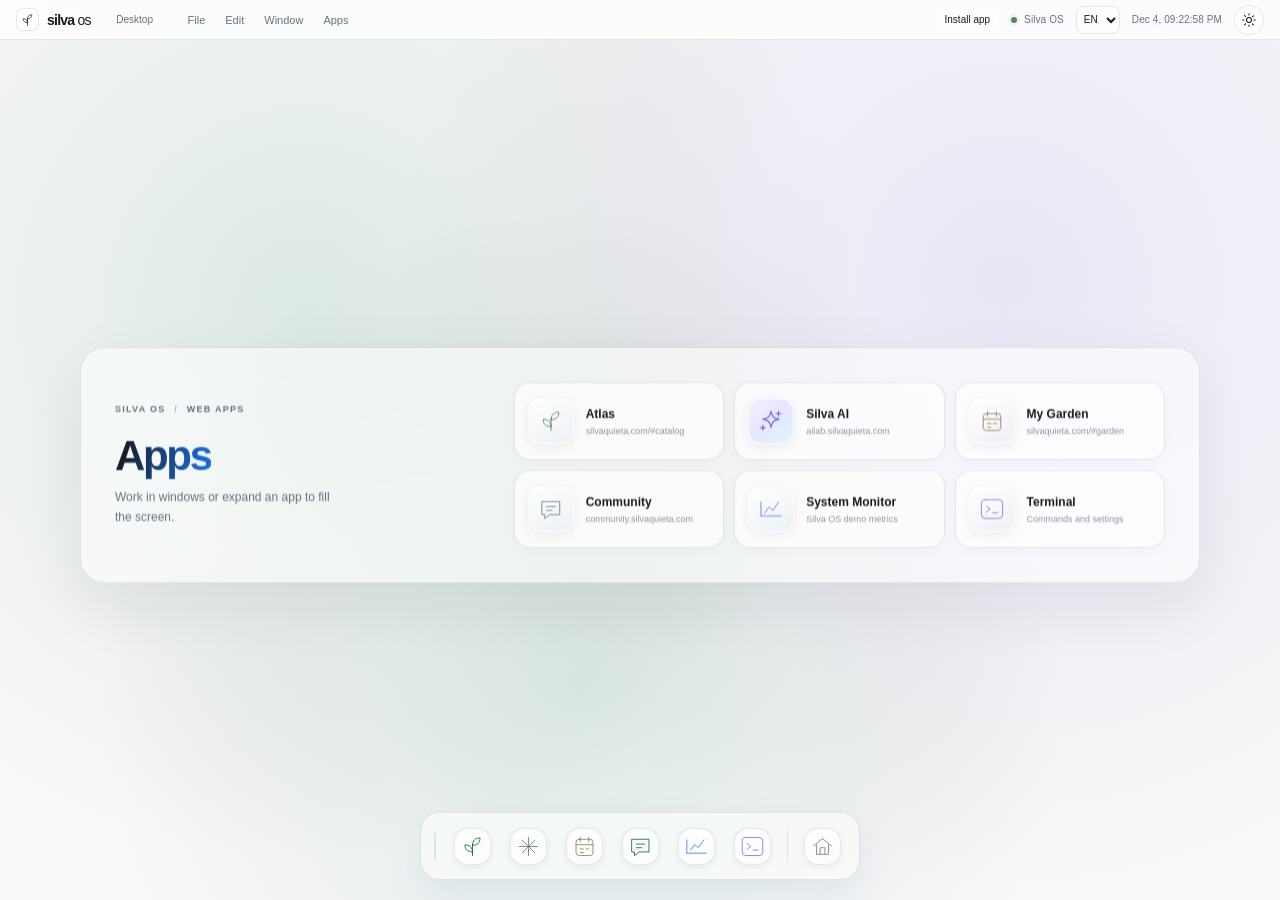
<file: silva-os-github-upload/desktop/index.html>
<!doctype html>
<html lang="ru">
  <head>
    <meta charset="utf-8">
    <meta name="viewport" content="width=device-width, initial-scale=1, viewport-fit=cover">
    <meta name="theme-color" content="#f9f9fb">
    <meta name="description" content="Silva OS — спокойная цифровая среда для изучения растений и заботы о саде.">
    <title>Silva OS — botanical workspace</title>
    <link rel="manifest" href="./manifest.webmanifest">
    <link rel="icon" href="../icon.svg" type="image/svg+xml">
    <script src="./theme-init.js?v=1"></script>
    <script src="../locales.js?v=1" defer></script>
    <link rel="stylesheet" href="./style.css?v=31">
    <script type="module" src="./app.js?v=32"></script>
  </head>
  <body>
    <canvas id="bg-canvas" aria-hidden="true"></canvas>
    <div class="os-shell" id="os-shell">
      <header class="menubar">
        <div class="menu-brand" aria-label="Silva OS">
          <span class="brand-mark" aria-hidden="true">
            <svg viewBox="0 0 32 32"><path d="M16 27V15m0 7c-5.3 0-8-2.7-8-7.5 4.9 0 8 2.5 8 7.5Zm0-7c0-5.2 3.2-8 8-8 0 5.2-2.7 8-8 8Z"/></svg>
          </span>
          <span>silva <b>os</b></span>
        </div>
        <button type="button" class="home-back-control" data-action="home" aria-label="Вернуться на рабочий стол" title="На рабочий стол">
          <svg viewBox="0 0 20 20" aria-hidden="true"><path d="M12.5 4.5 7 10l5.5 5.5M7.5 10H17"/></svg>
          <span>На рабочий стол</span>
        </button>
        <span class="active-window-context" id="active-window-context" aria-live="polite">Рабочий стол</span>
        <nav class="system-menu" aria-label="Системное меню">
          <button type="button" class="menu-button" data-menu="file" aria-haspopup="menu" aria-expanded="false" aria-controls="menu-popover">Файл</button>
          <button type="button" class="menu-button" data-menu="edit" aria-haspopup="menu" aria-expanded="false" aria-controls="menu-popover">Правка</button>
          <button type="button" class="menu-button" data-menu="window" aria-haspopup="menu" aria-expanded="false" aria-controls="menu-popover">Окно</button>
          <button type="button" class="menu-button" data-menu="applications" aria-haspopup="menu" aria-expanded="false" aria-controls="menu-popover">Приложения</button>
        </nav>
        <div class="system-status">
          <button class="install-app" type="button" data-install-app hidden>Установить отдельно</button>
          <span class="status-label"><span class="status-light"></span> Silva OS</span>
          <label class="sr-only" for="language-select">Язык интерфейса</label>
          <select class="language-select" id="language-select" aria-label="Язык интерфейса">
            <option value="ru">RU</option>
            <option value="en">EN</option>
            <option value="uk">UA</option>
          </select>
          <time id="system-clock" aria-label="Текущее время"></time>
          <button type="button" class="theme-toggle" id="theme-toggle" aria-label="Переключить тему" aria-pressed="false" title="Переключить тему">
            <svg class="theme-icon theme-icon-sun" viewBox="0 0 24 24" aria-hidden="true"><circle cx="12" cy="12" r="3.7"/><path d="M12 2.5v2m0 15v2m9.5-9.5h-2m-15 0h-2m16.2-6.2-1.4 1.4m-10.6 10.6-1.4 1.4m13.4 0-1.4-1.4M6.7 6.7 5.3 5.3"/></svg>
            <svg class="theme-icon theme-icon-moon" viewBox="0 0 24 24" aria-hidden="true"><path d="M19.2 15.1A8 8 0 0 1 8.9 4.8 8.3 8.3 0 1 0 19.2 15.1Z"/></svg>
          </button>
        </div>
      </header>

      <main class="workspace" id="desktop" aria-label="Рабочий стол Silva OS">
        <section class="launchpad" aria-labelledby="launchpad-title">
          <div class="launchpad-heading">
            <p class="eyebrow">SILVA OS <span aria-hidden="true">/</span> WEB APPS</p>
            <h1 id="launchpad-title">Приложения</h1>
            <p>Работайте в окнах или разверните приложение на весь экран.</p>
          </div>
          <nav class="desktop-shortcuts" aria-label="Приложения Silva">
            <button class="desktop-shortcut" type="button" data-launch="atlas">
              <span class="shortcut-icon shortcut-icon-atlas" aria-hidden="true">
                <svg viewBox="0 0 48 48"><path d="M24 39V20m0 13c-8.2 0-12.5-4.1-12.5-11.7C19.2 21.3 24 25.2 24 33Zm0-11c0-8 4.8-12.2 12.5-12.2C36.5 17.6 32.2 22 24 22Z"/></svg>
              </span>
              <span class="shortcut-copy"><b>Атлас</b><small>silvaquieta.com/#catalog</small></span>
            </button>
            <button class="desktop-shortcut" type="button" data-launch="assistant">
              <span class="shortcut-icon shortcut-icon-assistant" aria-hidden="true">
                <svg viewBox="0 0 48 48"><path d="M24 8c1.7 9 4.1 11.4 13 13-8.9 1.7-11.3 4.1-13 13-1.7-8.9-4.1-11.3-13-13 8.9-1.6 11.3-4 13-13Z"/><path d="M36 8v8m-4-4h8M11 31v7m-3.5-3.5h7"/></svg>
              </span>
              <span class="shortcut-copy"><b>Silva AI</b><small>ailab.silvaquieta.com</small></span>
            </button>
            <button class="desktop-shortcut" type="button" data-launch="garden">
              <span class="shortcut-icon shortcut-icon-garden" aria-hidden="true">
                <svg viewBox="0 0 48 48"><rect x="10" y="12" width="28" height="27" rx="5"/><path d="M17 9v7m14-7v7M10 21h28M17 28h5m5 0h4m-14 6h5"/></svg>
              </span>
              <span class="shortcut-copy"><b>Мой сад</b><small>silvaquieta.com/#garden</small></span>
            </button>
            <button class="desktop-shortcut" type="button" data-launch="community">
              <span class="shortcut-icon shortcut-icon-community" aria-hidden="true">
                <svg viewBox="0 0 48 48"><path d="M10 12h28v21H22l-8 6v-6h-4z"/><path d="M17 20h14m-14 6h9"/></svg>
              </span>
              <span class="shortcut-copy"><b>Сообщество</b><small>community.silvaquieta.com</small></span>
            </button>
            <button class="desktop-shortcut" type="button" data-launch="monitor">
              <span class="shortcut-icon shortcut-icon-monitor" aria-hidden="true"><svg viewBox="0 0 48 48"><path d="M8 35V13m0 22h32M14 30l7-9 6 5 9-13"/></svg></span>
              <span class="shortcut-copy"><b>Монитор системы</b><small>Демо-метрики Silva OS</small></span>
            </button>
            <button class="desktop-shortcut" type="button" data-launch="terminal">
              <span class="shortcut-icon shortcut-icon-terminal" aria-hidden="true"><svg viewBox="0 0 48 48"><rect x="7" y="9" width="34" height="30" rx="6"/><path d="m15 19 6 5-6 5m10 1h8"/></svg></span>
              <span class="shortcut-copy"><b>Терминал</b><small>Команды и настройки</small></span>
            </button>
          </nav>
        </section>

        <div class="window-layer" id="window-layer"></div>

        <nav class="dock" aria-label="Панель приложений">
          <span class="dock-ornament" aria-hidden="true"></span>
          <button class="dock-app" type="button" data-launch="atlas" aria-label="Открыть ботанический атлас" title="Ботанический атлас">
            <span class="dock-icon dock-icon-atlas" aria-hidden="true"><svg viewBox="0 0 48 48"><path d="M24 39V20m0 13c-8.2 0-12.5-4.1-12.5-11.7C19.2 21.3 24 25.2 24 33Zm0-11c0-8 4.8-12.2 12.5-12.2C36.5 17.6 32.2 22 24 22Z"/></svg></span>
            <span class="dock-indicator" aria-hidden="true"></span>
          </button>
          <button class="dock-app" type="button" data-launch="assistant" aria-label="Открыть Silva AI" title="Silva AI">
            <span class="dock-icon dock-icon-assistant" aria-hidden="true"><svg viewBox="0 0 48 48"><path d="M24 9v30M9 24h30M13.5 13.5l21 21m0-21-21 21"/></svg></span>
            <span class="dock-indicator" aria-hidden="true"></span>
          </button>
          <button class="dock-app" type="button" data-launch="garden" aria-label="Открыть мой сад" title="Мой сад">
            <span class="dock-icon dock-icon-garden" aria-hidden="true"><svg viewBox="0 0 48 48"><rect x="10" y="12" width="28" height="27" rx="5"/><path d="M17 9v7m14-7v7M10 21h28M17 28h5m5 0h4m-14 6h5"/></svg></span>
            <span class="dock-indicator" aria-hidden="true"></span>
          </button>
          <button class="dock-app" type="button" data-launch="community" aria-label="Открыть Silva Community" title="Silva Community">
            <span class="dock-icon dock-icon-community" aria-hidden="true"><svg viewBox="0 0 48 48"><path d="M10 12h28v21H22l-8 6v-6h-4z"/><path d="M17 20h14m-14 6h9"/></svg></span>
            <span class="dock-indicator" aria-hidden="true"></span>
          </button>
          <button class="dock-app" type="button" data-launch="monitor" aria-label="Открыть монитор системы" title="Монитор системы">
            <span class="dock-icon dock-icon-monitor" aria-hidden="true"><svg viewBox="0 0 48 48"><path d="M8 35V13m0 22h32M14 30l7-9 6 5 9-13"/></svg></span>
            <span class="dock-indicator" aria-hidden="true"></span>
          </button>
          <button class="dock-app" type="button" data-launch="terminal" aria-label="Открыть терминал" title="Терминал">
            <span class="dock-icon dock-icon-terminal" aria-hidden="true"><svg viewBox="0 0 48 48"><rect x="7" y="9" width="34" height="30" rx="6"/><path d="m15 19 6 5-6 5m10 1h8"/></svg></span>
            <span class="dock-indicator" aria-hidden="true"></span>
          </button>
          <span class="dock-divider" aria-hidden="true"></span>
          <button class="dock-app dock-home" type="button" data-action="home" aria-label="Показать рабочий стол" title="Рабочий стол">
            <span class="dock-icon" aria-hidden="true"><svg viewBox="0 0 48 48"><path d="M9 23 24 11l15 12M14 21v16h20V21M20 37V26h8v11"/></svg></span>
          </button>
        </nav>
      </main>

      <div class="menu-popover" id="menu-popover" role="menu" hidden></div>
      <section class="launcher" id="launcher" role="dialog" aria-modal="true" aria-labelledby="launcher-title" hidden>
        <div class="launcher-panel">
          <div class="launcher-heading">
            <span class="launcher-mark" aria-hidden="true">
              <svg viewBox="0 0 24 24"><path d="M12 20v-9m0 5c-4.1 0-6.2-2.1-6.2-5.8 3.8 0 6.2 1.9 6.2 5.8Zm0-5.2c0-4 2.5-6.2 6.2-6.2 0 4-2.1 6.2-6.2 6.2Z"/></svg>
            </span>
            <div><h2 id="launcher-title">Приложения Silva</h2><p>Все пространства бренда — в одном месте</p></div>
            <button type="button" class="launcher-close" data-launcher-close aria-label="Закрыть список приложений">×</button>
          </div>
          <label class="launcher-search">
            <svg viewBox="0 0 20 20" aria-hidden="true"><circle cx="8.5" cy="8.5" r="5.5"/><path d="m13 13 4 4"/></svg>
            <input id="launcher-search" type="search" placeholder="Найти приложение…" autocomplete="off">
            <kbd>ESC</kbd>
          </label>
          <div class="launcher-apps">
            <button type="button" class="launcher-app" data-launch="atlas" data-launcher-item>
              <span class="launcher-app-icon launcher-atlas" aria-hidden="true"><svg viewBox="0 0 48 48"><path d="M24 39V20m0 13c-8.2 0-12.5-4.1-12.5-11.7C19.2 21.3 24 25.2 24 33Zm0-11c0-8 4.8-12.2 12.5-12.2C36.5 17.6 32.2 22 24 22Z"/></svg></span>
              <span><b>Ботанический атлас</b><small>Коллекция растений и садовые инструменты</small></span><kbd>⌘ 1</kbd>
            </button>
            <button type="button" class="launcher-app" data-launch="assistant" data-launcher-item>
              <span class="launcher-app-icon launcher-ai" aria-hidden="true"><svg viewBox="0 0 48 48"><path d="M24 9v30M9 24h30M13.5 13.5l21 21m0-21-21 21"/></svg></span>
              <span><b>Silva AI</b><small>Ботанический AI-помощник Gemini</small></span><kbd>⌘ 2</kbd>
            </button>
            <button type="button" class="launcher-app" data-launch="garden" data-launcher-item>
              <span class="launcher-app-icon launcher-garden" aria-hidden="true"><svg viewBox="0 0 48 48"><rect x="10" y="12" width="28" height="27" rx="5"/><path d="M17 9v7m14-7v7M10 21h28M17 28h5m5 0h4m-14 6h5"/></svg></span>
              <span><b>Мой сад</b><small>Профиль сада и каталог ухода на сайте</small></span><kbd>⌘ 3</kbd>
            </button>
            <button type="button" class="launcher-app" data-launch="community" data-launcher-item>
              <span class="launcher-app-icon launcher-community" aria-hidden="true"><svg viewBox="0 0 48 48"><path d="M10 12h28v21H22l-8 6v-6h-4z"/><path d="M17 20h14m-14 6h9"/></svg></span>
              <span><b>Silva Community</b><small>Сообщество любителей растений</small></span><kbd>⌘ 4</kbd>
            </button>
            <button type="button" class="launcher-app" data-launch="monitor" data-launcher-item>
              <span class="launcher-app-icon launcher-monitor" aria-hidden="true"><svg viewBox="0 0 48 48"><path d="M8 35V13m0 22h32M14 30l7-9 6 5 9-13"/></svg></span>
              <span><b>Монитор системы</b><small>Демо-метрики Silva OS в реальном времени</small></span><kbd>⌘ 5</kbd>
            </button>
            <button type="button" class="launcher-app" data-launch="terminal" data-launcher-item>
              <span class="launcher-app-icon launcher-terminal" aria-hidden="true"><svg viewBox="0 0 48 48"><rect x="7" y="9" width="34" height="30" rx="6"/><path d="m15 19 6 5-6 5m10 1h8"/></svg></span>
              <span><b>Терминал / Настройки</b><small>Команды оболочки и настройки кэша</small></span><kbd>⌘ 6</kbd>
            </button>
          </div>
          <div class="launcher-foot"><span>Открыть приложение</span><kbd>↵</kbd></div>
        </div>
      </section>
      <div class="toast-region" id="toast-region" role="status" aria-live="polite"></div>
    </div>

    <template id="monitor-template">
      <section class="system-app monitor-app" aria-label="Монитор системы">
        <div class="system-app-heading">
          <div><p class="eyebrow">SILVA OS <span aria-hidden="true">/</span> SYSTEM MONITOR</p><h2>Монитор системы</h2></div>
          <span class="simulation-badge"><span></span> ДЕМО-МЕТРИКИ</span>
        </div>
        <p class="system-app-note">Показатели ниже сгенерированы для демонстрации интерфейса и не являются измерениями устройства или Silva Core.</p>
        <div class="monitor-metrics">
          <article class="metric-card"><div><span>CPU</span><strong><span data-metric-value="cpu">—</span>%</strong></div><div class="metric-track"><span data-metric-bar="cpu"></span></div><small>Симулированная нагрузка</small></article>
          <article class="metric-card"><div><span>ПАМЯТЬ</span><strong><span data-metric-value="memory">—</span>%</strong></div><div class="metric-track"><span data-metric-bar="memory"></span></div><small>Демо-использование</small></article>
          <article class="metric-card"><div><span>SILVA CORE</span><strong><span data-metric-value="core">—</span><small>ms</small></strong></div><div class="metric-track metric-track-core"><span data-metric-bar="core"></span></div><small>Синтетическая задержка</small></article>
        </div>
        <section class="monitor-chart-card">
          <div class="monitor-chart-heading"><div><h3>Активность</h3><p>Демонстрационная нагрузка · последние 60 секунд</p></div><span class="monitor-live"><i></i> обновляется</span></div>
          <canvas class="monitor-chart" aria-label="График демонстрационной нагрузки" role="img"></canvas>
          <div class="monitor-chart-legend"><span><i class="legend-cpu"></i> CPU</span><span><i class="legend-memory"></i> Память</span></div>
        </section>
      </section>
    </template>

    <template id="terminal-template">
      <section class="system-app terminal-app" aria-label="Терминал Silva OS">
        <div class="terminal-heading"><div><p class="eyebrow">SILVA OS <span aria-hidden="true">/</span> TERMINAL</p><h2>Терминал <span>управления</span></h2></div><span class="terminal-state"><i></i> локальная оболочка</span></div>
        <div class="terminal-screen" role="log" aria-live="polite" aria-relevant="additions text"></div>
        <form class="terminal-form" autocomplete="off">
          <label for="terminal-command"><span aria-hidden="true">silva&nbsp;›</span><span class="sr-only">Команда</span></label>
          <input id="terminal-command" name="command" type="text" spellcheck="false" autocapitalize="off" placeholder="Введите help и нажмите Enter">
          <button type="submit" aria-label="Выполнить команду">↵</button>
        </form>
        <p class="terminal-footnote">Команды выполняются только в этой оболочке. Содержимое окон сайтов не изменяется.</p>
      </section>
    </template>

    <template id="window-template">
      <section class="os-window" role="dialog">
        <header class="window-titlebar">
          <span class="window-title">
            <span class="window-app-mark" aria-hidden="true"></span>
            <span class="window-title-text"></span>
          </span>
          <div class="window-controls" aria-label="Управление окном">
            <button type="button" class="window-control" data-window-action="minimize" aria-label="Свернуть окно" title="Свернуть">
              <svg viewBox="0 0 16 16" aria-hidden="true"><path d="M3 8h10"/></svg>
            </button>
            <button type="button" class="window-control" data-window-action="maximize" aria-label="Развернуть окно" title="Развернуть">
              <svg class="window-maximize-icon" viewBox="0 0 16 16" aria-hidden="true"><rect x="3.5" y="3.5" width="9" height="9" rx="1"/></svg>
              <svg class="window-restore-icon" viewBox="0 0 16 16" aria-hidden="true"><path d="M5 5V3.5h7.5V11H11M3.5 5h7.5v7.5H3.5z"/></svg>
            </button>
            <button type="button" class="window-control close-control" data-window-action="close" aria-label="Закрыть окно" title="Закрыть">
              <svg viewBox="0 0 16 16" aria-hidden="true"><path d="m4 4 8 8m0-8-8 8"/></svg>
            </button>
          </div>
        </header>
        <div class="window-content">
          <div class="app-loading" role="status">
            <span class="loading-mark" aria-hidden="true"></span>
            <span class="app-loading-label">Открываем приложение…</span>
            <a class="app-loading-fallback" data-open-app target="_blank" rel="noopener noreferrer" hidden>Открыть сайт отдельно</a>
          </div>
        </div>
      </section>
    </template>

  </body>
</html>
</file>
<file: ailab/style.css>
:root {
  color-scheme: dark;
  --paper: #08090c;
  --surface: #111216;
  --ink: #f0f0f3;
  --muted: #9a9ba5;
  --line: #ffffff19;
  --green: #c4b5fd;
  --sage: #1b1a24;
  --sans: "DM Sans", Arial, sans-serif;
  --serif: "Playfair Display", Georgia, serif;
}
* { box-sizing: border-box; }
html { min-width: 320px; min-height: 100%; background: var(--paper); }
body { min-width: 320px; min-height: 100vh; min-height: 100svh; margin: 0; overflow-x: hidden; color: var(--ink); background: radial-gradient(ellipse at 50% 46%, #14111d 0, transparent 47rem), var(--paper); font-family: var(--sans); }
body::before { content: ""; position: fixed; z-index: 0; inset: -24%; pointer-events: none; opacity: .46; background: radial-gradient(ellipse at 18% 28%, #44316c35, transparent 31%), radial-gradient(ellipse at 78% 64%, #29366c32, transparent 34%), radial-gradient(ellipse at 49% 94%, #592b6530, transparent 30%); transform: translate3d(0,0,0); animation: ambient-drift 28s ease-in-out infinite alternate; }
body > * { position: relative; z-index: 1; }
a { color: inherit; text-decoration: none; }
button, textarea, select { font: inherit; color: inherit; }
button, select { cursor: pointer; }
:focus-visible { outline: 2px solid #a78bfa; outline-offset: 3px; }
.topbar { width: min(1320px, calc(100% - 48px)); min-height: 68px; display: flex; align-items: center; gap: 30px; margin: auto; border-bottom: 1px solid #ffffff0b; }
.brand { display: inline-flex; align-items: center; gap: 10px; font-size: 13px; letter-spacing: -.025em; }
.brand b { color: #cac3db; font-weight: 500; }
.brand-mark { width: 30px; height: 30px; display: grid; place-items: center; border: 1px solid #ffffff13; border-radius: 50%; color: #e4d9ff; background: #17151e; transition: transform .45s cubic-bezier(.2,.8,.2,1), border-color .3s, box-shadow .3s; }
.brand-mark svg, .silva-avatar svg { width: 18px; height: 18px; fill: none; stroke: currentColor; stroke-linecap: round; stroke-linejoin: round; stroke-width: 1.5; }
.brand:hover .brand-mark { transform: rotate(45deg) scale(1.08); border-color: #c4b5fd66; box-shadow: 0 0 22px #a78bfa28; }
.top-links { display: flex; gap: 25px; margin-left: auto; color: #a4a4ae; font-size: 11px; }
.top-links a:hover, .footer a:hover { color: #d3c4ff; }
.locale-label select { min-width: 58px; padding: 8px; border: 1px solid #ffffff18; border-radius: 999px; color: #c8c8d0; background: #111216; font-size: 10px; }
.install-pwa { border: 1px solid #ffffff24; border-radius: 999px; padding: 8px 11px; color: #e7e4ff; background: #171622; font-size: 10px; cursor: pointer; }
.install-pwa:hover { border-color: #b6a8ff70; background: #211e34; }
.install-pwa[hidden] { display: none; }
.lab-layout { width: min(850px, calc(100% - 42px)); height: calc(100vh - 128px); height: calc(100svh - 128px); min-height: 530px; display: flex; flex-direction: column; justify-content: center; margin: auto; padding: 0 0 18px; }
.intro { width: 100%; flex: 0 0 auto; text-align: center; }
.eyebrow { margin: 0 0 19px; color: #aaa4b9; font-size: 9px; font-weight: 600; letter-spacing: .19em; }
h1 { margin: 0; font: 500 clamp(36px, 5vw, 54px)/1.15 var(--sans); letter-spacing: -.055em; }
h1 em { color: #c4b5fd; font-style: normal; font-weight: 500; }
.intro-text { max-width: 510px; margin: 15px auto 0; color: #a1a1ab; font-size: 13px; line-height: 1.7; }
.promise { display: flex; align-items: center; justify-content: center; gap: 8px; margin-top: 15px; color: #8e8f99; font-size: 10px; }
.status-dot { width: 7px; height: 7px; border-radius: 50%; background: #b9914d; box-shadow: 0 0 0 4px #b9914d18; }
.status-dot.ready { background: #83b99a; box-shadow: 0 0 0 4px #83b99a19; }
.status-dot.offline { background: #dd887d; box-shadow: 0 0 0 4px #dd887d19; }
.privacy-note { display: none; }
.privacy-note > svg { width: 14px; height: 14px; flex: 0 0 auto; fill: #c8b5ff; }
.chat-card { position: relative; width: 100%; min-height: 0; flex: 1 1 400px; display: flex; flex-direction: column; overflow: hidden; margin-top: 27px; }
.chat-header { min-height: 48px; display: flex; align-items: center; gap: 10px; }
.silva-avatar { width: 27px; height: 27px; display: grid; place-items: center; border: 1px solid #ffffff15; border-radius: 50%; color: #e0d4ff; background: #17151e; transition: transform .4s cubic-bezier(.2,.8,.2,1), box-shadow .35s; }
.is-ready .silva-avatar { animation: avatar-arrive .8s cubic-bezier(.2,.8,.2,1) .65s both; }
.silva-info { display: grid; gap: 2px; }
.silva-info strong { font-size: 11px; font-weight: 600; }
.silva-info span { color: #85858f; font-size: 9px; }
.clear-button { margin-left: auto; padding: 7px 10px; border: 1px solid #ffffff17; border-radius: 999px; color: #b6b6bf; background: #111216; font-size: 9px; }
.clear-button:hover { border-color: #b7a3ef66; color: #e2d7ff; background: #191720; }
.messages { min-height: 60px; flex: 1 1 auto; display: flex; flex-direction: column; gap: 14px; overflow-y: auto; padding: 23px 4px 12px; scroll-behavior: smooth; scrollbar-color: #ffffff25 transparent; }
.message { max-width: min(78%, 640px); display: flex; flex-direction: column; gap: 4px; }
.message.user { align-self: flex-end; }
.message:not(.welcome-message):not(.typing-message) { animation: message-arrive .4s cubic-bezier(.2,.75,.25,1) both; }
.message p { margin: 0; padding: 12px 15px; border: 1px solid #ffffff0c; border-radius: 16px 16px 16px 5px; background: #18191e; color: #e0e0e5; font-size: 13px; line-height: 1.7; white-space: pre-wrap; overflow-wrap: anywhere; }
.message.user p { border-color: transparent; border-radius: 16px 16px 5px 16px; color: #f8f6ff; background: #393449; }
.message.error p { border-color: #8d544b66; color: #f0b5ac; background: #211715; }
.welcome-message { max-width: min(100%, 620px); align-self: center; margin: auto; text-align: center; }
.welcome-message::before { width: 19px; height: 19px; align-self: center; margin-bottom: 12px; background: #c8b5ff; box-shadow: 0 0 25px #a579f1aa; clip-path: polygon(50% 0, 62% 38%, 100% 50%, 62% 62%, 50% 100%, 38% 62%, 0 50%, 38% 38%); content: ""; }
.welcome-message p { padding: 0 12px; border: 0; color: #e6e3ed; background: transparent; font-size: clamp(17px, 2.2vw, 22px); line-height: 1.55; }
.typing-message { width: max-content; }
.typing-message p { display: flex; align-items: center; gap: 5px; min-width: 54px; padding: 13px 15px; }
.typing-message span { width: 5px; height: 5px; border-radius: 50%; background: #c4b5fd; animation: typing-pulse 1.15s ease-in-out infinite; }
.typing-message span:nth-child(2) { animation-delay: .14s; }
.typing-message span:nth-child(3) { animation-delay: .28s; }
.suggestions { display: flex; flex-wrap: wrap; justify-content: center; gap: 8px; padding: 12px 0 13px; }
.suggestion { min-height: 35px; padding: 8px 13px; border: 1px solid #ffffff19; border-radius: 999px; color: #c0c0c9; background: #111216; font-size: 10px; text-align: left; transition: background .24s, border-color .24s, color .24s, transform .3s cubic-bezier(.2,.8,.2,1), box-shadow .3s; }
.suggestion:hover { transform: translateY(-2px); border-color: #a78bfa77; color: #e2d7ff; background: #191720; box-shadow: 0 7px 22px #7f5bc41c; }
.composer { position: relative; z-index: 0; min-height: 62px; display: flex; align-items: flex-end; gap: 9px; margin: 0; padding: 11px 12px 11px 18px; border: 1px solid #ffffff21; border-radius: 24px; background: #18191eeF; box-shadow: 0 9px 36px #00000055, inset 0 1px #ffffff08; }
.composer::before { content: ""; position: absolute; z-index: -2; inset: -62px -50px -78px; pointer-events: none; background: radial-gradient(ellipse at 50% 76%, #a34ce54a 0, #703eaf35 19%, #3749ba20 37%, transparent 68%); filter: blur(17px); }
.composer::before { animation: aura-breathe 7s ease-in-out infinite alternate; }
.composer::after { content: ""; position: absolute; z-index: -1; width: min(710px, 120%); height: 145px; left: 50%; bottom: -96px; pointer-events: none; transform: translateX(-50%); background-image: radial-gradient(circle, #bf76ff 0 1px, transparent 1.5px), radial-gradient(circle, #7784ff 0 1px, transparent 1.5px); background-position: 0 0, 5px 5px; background-size: 10px 10px; opacity: .43; -webkit-mask-image: radial-gradient(ellipse at 50% 0, #000 0, #000 23%, transparent 73%); mask-image: radial-gradient(ellipse at 50% 0, #000 0, #000 23%, transparent 73%); animation: particle-shimmer 9s ease-in-out infinite alternate; }
.composer:focus-within { border-color: #b89cfb69; box-shadow: 0 0 0 1px #a78bfa20, 0 9px 36px #00000066; }
.composer textarea { width: 100%; max-height: 120px; min-height: 35px; resize: none; padding: 8px 0; border: 0; outline: 0; color: #f1f0f5; background: transparent; font-size: 13px; line-height: 1.5; }
.composer textarea::placeholder { color: #9696a0; }
.composer button { width: 36px; height: 36px; flex: 0 0 36px; display: grid; place-items: center; border: 0; border-radius: 50%; color: #12111a; background: #d7cefa; transition: background .25s, transform .3s cubic-bezier(.2,.8,.2,1), box-shadow .3s; }
.composer button:hover { transform: scale(1.05); background: #e5dcff; }
.composer button:not(:disabled):hover { box-shadow: 0 0 0 5px #c4b5fd1a, 0 0 24px #a78bfa55; }
.composer button:disabled { cursor: wait; opacity: .5; }
.composer button svg { width: 18px; height: 18px; fill: none; stroke: currentColor; stroke-width: 1.8; stroke-linecap: round; stroke-linejoin: round; }
.chat-footnote { margin: 10px 0 0; color: #777780; font-size: 9px; line-height: 1.5; text-align: center; }
.footer { width: min(1320px, calc(100% - 48px)); min-height: 60px; display: flex; align-items: center; justify-content: space-between; margin: auto; color: #85858f; font-size: 10px; }
.sr-only { width: 1px; height: 1px; position: absolute; overflow: hidden; clip: rect(0,0,0,0); white-space: nowrap; clip-path: inset(50%); }
@media (min-width: 761px) {
  .lab-layout { padding-bottom: 38px; }
  .chat-card { flex-basis: 470px; }
}
@media (max-width: 760px) {
  .topbar, .lab-layout, .footer { width: calc(100% - 28px); }
  .topbar { min-height: 58px; gap: 10px; }
  .top-links { gap: 12px; font-size: 9px; }
  .top-links a:first-child { display: none; }
  .install-pwa { padding: 7px 9px; font-size: 9px; }
  .brand { gap: 8px; font-size: 12px; }
  .brand-mark { width: 27px; height: 27px; }
  .lab-layout { height: calc(100vh - 116px); height: calc(100svh - 116px); min-height: 550px; justify-content: flex-start; padding: 0 0 14px; }
  .intro { margin-top: auto; padding: 28px 0 19px; }
  .eyebrow { margin-bottom: 13px; font-size: 8px; }
  h1 { font-size: clamp(32px, 9vw, 42px); }
  .intro-text { max-width: 420px; margin-top: 12px; font-size: 12px; }
  .promise { margin-top: 11px; }
  .chat-card { height: 100%; flex: 1 1 auto; margin-top: 0; }
  .chat-header { min-height: 40px; }
  .messages { padding: 17px 0 10px; }
  .message { max-width: 88%; }
  .suggestions { justify-content: flex-start; gap: 7px; padding: 8px 0 12px; }
  .suggestion { min-height: 32px; padding: 7px 10px; font-size: 9px; }
  .composer { min-height: 56px; padding: 9px 10px 9px 15px; border-radius: 22px; }
  .composer::before { inset: -45px -35px -56px; }
  .composer::after { bottom: -83px; height: 120px; opacity: .37; }
  .footer { min-height: 48px; font-size: 9px; }
}
@media (max-height: 680px) and (max-width: 760px) {
  .intro { padding-block: 14px 12px; }
  .eyebrow { display: none; }
  .intro-text { display: none; }
  .promise { margin-top: 8px; }
  .lab-layout { min-height: 480px; }
}
.is-ready .topbar { animation: fade-down .7s cubic-bezier(.2,.75,.25,1) both; }
.is-ready .intro > * { animation: fade-up .75s cubic-bezier(.2,.75,.25,1) both; }
.is-ready .intro > :nth-child(2) { animation-delay: .1s; }
.is-ready .intro > :nth-child(3) { animation-delay: .2s; }
.is-ready .intro > :nth-child(4) { animation-delay: .3s; }
.is-ready .chat-header { animation: fade-up .7s cubic-bezier(.2,.75,.25,1) .35s both; }
.is-ready .welcome-message { animation: welcome-arrive .9s cubic-bezier(.2,.75,.25,1) .45s both; }
.is-ready .suggestion { animation: chip-arrive .55s cubic-bezier(.2,.75,.25,1) both; }
.is-ready .suggestion:nth-child(2) { animation-delay: .08s; }
.is-ready .suggestion:nth-child(3) { animation-delay: .16s; }
.is-ready .composer { animation: composer-arrive .8s cubic-bezier(.2,.75,.25,1) .5s both; }
.is-ready .footer { animation: fade-up .65s cubic-bezier(.2,.75,.25,1) .55s both; }
@keyframes fade-down { from { opacity: 0; transform: translateY(-9px); } to { opacity: 1; transform: translateY(0); } }
@keyframes fade-up { from { opacity: 0; transform: translateY(13px); } to { opacity: 1; transform: translateY(0); } }
@keyframes welcome-arrive { from { opacity: 0; transform: translateY(12px) scale(.985); filter: blur(5px); } to { opacity: 1; transform: translateY(0) scale(1); filter: blur(0); } }
@keyframes chip-arrive { from { opacity: 0; transform: translateY(8px); } to { opacity: 1; transform: translateY(0); } }
@keyframes composer-arrive { from { opacity: 0; transform: translateY(15px) scale(.99); } to { opacity: 1; transform: translateY(0) scale(1); } }
@keyframes message-arrive { from { opacity: 0; transform: translateY(8px) scale(.99); } to { opacity: 1; transform: translateY(0) scale(1); } }
@keyframes avatar-arrive { 0% { opacity: 0; transform: rotate(-35deg) scale(.7); } 70% { transform: rotate(8deg) scale(1.08); } 100% { opacity: 1; transform: rotate(0) scale(1); } }
@keyframes ambient-drift { from { transform: translate3d(-1.5%, -1%, 0) scale(1); } to { transform: translate3d(1.5%, 1.5%, 0) scale(1.045); } }
@keyframes aura-breathe { from { opacity: .65; transform: scale(.96); } to { opacity: 1; transform: scale(1.04); } }
@keyframes particle-shimmer { from { opacity: .28; background-position: 0 0, 5px 5px; } to { opacity: .5; background-position: 20px -8px, -15px 13px; } }
@keyframes typing-pulse { 0%, 60%, 100% { opacity: .4; transform: translateY(0); } 30% { opacity: 1; transform: translateY(-4px); } }
@media (prefers-reduced-motion: reduce) {
  *, *::before, *::after { scroll-behavior: auto !important; animation-duration: .01ms !important; animation-iteration-count: 1 !important; transition-duration: .01ms !important; }
  body::before { animation: none; }
}

html { overflow-x: clip; }
.composer::before { inset-inline: 0; }
.composer::after { width: min(710px, 100%); }

.lab-layout {
  height: auto;
  min-height: calc(100svh - 128px);
}

.chat-card {
  min-height: 400px;
  flex: 1 0 400px;
  overflow: visible;
}

.messages { min-height: 112px; }

@media (max-width: 760px) {
  .lab-layout {
    height: auto;
    min-height: calc(100svh - 106px);
    padding-block: 16px 14px;
  }

  .intro {
    margin-top: 0;
    padding-block: 20px 14px;
  }

  .chat-card {
    height: auto;
    min-height: 350px;
    flex: 1 0 350px;
    overflow: visible;
  }

  .composer::before { inset-inline: 0; }
}

@media (max-height: 680px) and (max-width: 760px) {
  .chat-card { min-height: 300px; flex-basis: 300px; }
}
</file>
<file: os-site/style.css>
@import url("https://fonts.googleapis.com/css2?family=DM+Sans:wght@400;500;600;700&family=Manrope:wght@400;500;600;700;800&display=swap");

:root {
  color-scheme: light;
  --paper: #f5f6f1;
  --ink: #1d2820;
  --muted: #6f786e;
  --green: #346c45;
  --green-deep: #264f35;
  --line: #e4e8df;
  font-family: "DM Sans", -apple-system, BlinkMacSystemFont, "Segoe UI", sans-serif;
  font-synthesis: none;
  text-rendering: optimizeLegibility;
  -webkit-font-smoothing: antialiased;
}

* { box-sizing: border-box; }

html { min-width: 320px; scroll-behavior: smooth; }

body {
  min-width: 320px;
  margin: 0;
  color: var(--ink);
  background:
    radial-gradient(ellipse at 79% 15%, rgb(223 233 215 / 56%), transparent 34rem),
    radial-gradient(ellipse at 10% 47%, rgb(236 236 222 / 65%), transparent 29rem),
    var(--paper);
}

button, a { font: inherit; }
a { color: inherit; }
button:focus-visible, a:focus-visible { outline: 3px solid #6d9a74; outline-offset: 4px; }

.page-shell { width: min(1320px, calc(100% - 104px)); margin-inline: auto; }

.site-header {
  display: flex;
  height: 91px;
  align-items: center;
  border-bottom: 1px solid rgb(45 65 47 / 9%);
}

.brand, .footer-brand {
  display: inline-flex;
  align-items: center;
  gap: 10px;
  color: #233a2a;
  font-family: Manrope, sans-serif;
  font-size: 15px;
  font-weight: 700;
  letter-spacing: -.06em;
  text-decoration: none;
}

.brand b { color: #82927d; font-weight: 500; }
.brand-mark { display: grid; width: 31px; height: 31px; place-items: center; border: 1px solid #d5dfd1; border-radius: 50%; color: var(--green); }
.brand-mark svg, .mini-mark svg { width: 21px; fill: none; stroke: currentColor; stroke-linecap: round; stroke-linejoin: round; stroke-width: 1.4; }
.header-caption { margin-left: 31px; color: #90978d; font-size: 11px; }
.header-link { margin-left: auto; color: #566a57; font-size: 11px; text-decoration: none; }
.header-link span, .site-footer a span { padding-left: 5px; color: #879b83; }
.header-link:hover, .site-footer a:hover { color: var(--green-deep); }

.hero {
  display: grid;
  min-height: 696px;
  grid-template-columns: minmax(390px, .86fr) minmax(0, 1.14fr);
  align-items: center;
  gap: clamp(40px, 7vw, 110px);
  padding: 48px 0 76px;
}

.hero-copy { position: relative; z-index: 1; padding: 18px 0 4px; }
.eyebrow { display: flex; align-items: center; gap: 9px; margin: 0; color: #768271; font-size: 9px; font-weight: 700; letter-spacing: .16em; }
.eyebrow-dot { width: 6px; height: 6px; border-radius: 50%; background: #749174; box-shadow: 0 0 0 4px rgb(116 145 116 / 12%); }

h1, h2, h3, p { margin-top: 0; }

.hero h1 {
  margin: 26px 0 17px;
  color: #1d2c21;
  font-family: Manrope, Georgia, serif;
  font-size: clamp(54px, 6.3vw, 82px);
  font-weight: 500;
  letter-spacing: -.085em;
  line-height: .99;
}

.hero h1 em { color: #608068; font-weight: 400; }
.hero-description { max-width: 390px; margin-bottom: 0; color: #737d72; font-size: 14px; line-height: 1.85; }
.download-area { margin-top: 38px; }
.download-label { margin-bottom: 12px; color: #7d887b; font-size: 9px; font-weight: 700; letter-spacing: .18em; }
.download-actions { display: grid; max-width: 390px; gap: 8px; }

.download-button {
  display: flex;
  min-height: 52px;
  align-items: center;
  gap: 12px;
  border: 1px solid #e0e5dc;
  border-radius: 9px;
  padding: 0 15px;
  background: rgb(255 255 255 / 54%);
  box-shadow: 0 3px 12px rgb(34 53 37 / 3%);
  color: #334439;
  font-size: 11px;
  font-weight: 600;
  text-decoration: none;
  transition: transform .18s ease, box-shadow .18s ease, border-color .18s ease, background .18s ease;
}

.download-button:hover {
  transform: translateY(-2px);
  border-color: #bacbb8;
  background: #fff;
  box-shadow: 0 9px 22px rgb(34 53 37 / 9%);
}

.download-button svg { width: 19px; height: 19px; flex: 0 0 auto; fill: none; stroke: currentColor; stroke-linecap: round; stroke-linejoin: round; stroke-width: 1.55; }
.download-primary { border-color: #315f3e; background: #315f3e; color: #fff; }
.download-primary svg { fill: currentColor; stroke-width: .8; }
.download-primary:hover { border-color: #264d32; background: #264d32; }
.button-arrow { margin-left: auto; color: #9da99a; font-size: 14px; }
.download-primary .button-arrow { color: #c9d8c8; }
.install-hint { max-width: 385px; min-height: 32px; margin: 11px 0 0; color: #8a9286; font-size: 9px; line-height: 1.65; }
.learn-link { display: inline-flex; align-items: center; gap: 11px; margin-top: 18px; color: #607560; font-size: 10px; text-decoration: none; }
.learn-link span { font-size: 14px; transition: transform .16s ease; }
.learn-link:hover span { transform: translateY(3px); }

.hero-art { position: relative; display: grid; min-height: 480px; place-items: center; isolation: isolate; }
.ambient { position: absolute; z-index: -1; width: 370px; height: 370px; border-radius: 50%; filter: blur(80px); opacity: .43; pointer-events: none; }
.ambient-one { top: 3%; right: 3%; background: #d7e5d1; }
.ambient-two { bottom: 1%; left: 7%; width: 270px; height: 270px; background: #e9deda; opacity: .38; }

.desktop-preview {
  position: relative;
  width: min(620px, 100%);
  overflow: hidden;
  border: 1px solid rgb(255 255 255 / 88%);
  border-radius: 18px;
  background: rgb(255 255 255 / 79%);
  box-shadow: 0 42px 95px rgb(45 66 45 / 15%), 0 9px 26px rgb(45 66 45 / 7%), inset 0 1px #fff;
  transform: rotate(-1.5deg);
  animation: preview-arrive .8s cubic-bezier(.2, .75, .3, 1) both;
}

.preview-topbar { display: flex; height: 43px; align-items: center; gap: 24px; padding: 0 17px; border-bottom: 1px solid #edf0e9; background: rgb(255 255 255 / 74%); }
.preview-brand { display: flex; align-items: center; gap: 5px; color: #526954; font-family: Manrope, sans-serif; font-size: 9px; font-weight: 700; letter-spacing: -.04em; }
.preview-brand b { color: #a4b09f; font-weight: 500; }
.mini-mark { display: grid; width: 20px; height: 20px; place-items: center; border: 1px solid #e1e9de; border-radius: 50%; }
.mini-mark svg { width: 14px; }
.preview-menu { display: flex; gap: 17px; color: #8c9589; font-size: 8px; }
.preview-time { display: flex; align-items: center; gap: 7px; margin-left: auto; color: #778273; font-size: 8px; }
.preview-time i, .preview-caption i { width: 5px; height: 5px; border-radius: 50%; background: #83a17e; }

.preview-scene {
  position: relative;
  height: 396px;
  overflow: hidden;
  background:
    radial-gradient(ellipse at 68% 47%, rgb(205 221 193 / 66%), transparent 36%),
    radial-gradient(ellipse at 70% 86%, rgb(235 221 201 / 64%), transparent 28%),
    linear-gradient(130deg, #f8f8f1 0%, #eff2e7 53%, #e8eee1 100%);
}

.preview-scene::before {
  position: absolute;
  inset: 0;
  background: linear-gradient(90deg, rgb(255 255 255 / 25%), transparent 57%), radial-gradient(ellipse at 75% 100%, rgb(137 164 129 / 13%), transparent 34%);
  content: "";
}

.scene-copy { position: absolute; z-index: 1; top: 24%; left: 9%; display: grid; gap: 13px; }
.scene-kicker { color: #7f8e78; font-size: 7px; font-weight: 700; letter-spacing: .18em; }
.scene-title { color: #304834; font-family: Manrope, Georgia, serif; font-size: clamp(27px, 3.3vw, 42px); font-weight: 500; letter-spacing: -.07em; line-height: 1.05; }
.scene-subtitle { color: #849080; font-size: 8px; }

.plant-illustration { position: absolute; right: 7%; bottom: 15px; width: 230px; height: 315px; filter: drop-shadow(0 15px 19px rgb(58 76 48 / 11%)); }
.plant-shadow { position: absolute; right: 6px; bottom: 4px; width: 211px; height: 39px; border-radius: 50%; background: rgb(86 105 70 / 11%); filter: blur(11px); }
.stem { position: absolute; bottom: 88px; left: 112px; width: 2px; border-radius: 50%; background: linear-gradient(#61795b, #819577); transform-origin: bottom; }
.stem-main { height: 206px; transform: rotate(-3deg); }
.stem-left { height: 147px; transform: rotate(-29deg); }
.stem-right { height: 167px; transform: rotate(28deg); }
.leaf { position: absolute; z-index: 1; display: block; width: 75px; height: 34px; border: 1px solid rgb(255 255 255 / 23%); border-radius: 100% 0 100% 0; background: linear-gradient(140deg, #a5b88e, #647f61); }
.leaf::after { position: absolute; top: 50%; left: 7px; width: 84%; height: 1px; background: rgb(240 245 225 / 54%); content: ""; transform: rotate(-13deg); }
.leaf-one { top: 64px; left: 53px; transform: rotate(19deg); }
.leaf-two { top: 82px; left: 111px; background: linear-gradient(135deg, #b8c89b, #77916d); transform: rotate(83deg); }
.leaf-three { top: 137px; left: 25px; width: 88px; height: 39px; background: linear-gradient(135deg, #95ae80, #58765b); transform: rotate(13deg); }
.leaf-four { top: 152px; left: 104px; width: 83px; height: 37px; background: linear-gradient(135deg, #b5c598, #6e8968); transform: rotate(80deg); }
.leaf-five { top: 209px; left: 56px; width: 73px; height: 33px; background: linear-gradient(135deg, #a4b68b, #6c8664); transform: rotate(18deg); }
.pot { position: absolute; bottom: 19px; left: 73px; width: 82px; height: 76px; overflow: hidden; border-radius: 7px 7px 19px 19px; background: linear-gradient(105deg, #d6bd9f, #b69878 53%, #d2b799); box-shadow: inset 6px 0 11px rgb(255 255 255 / 25%), inset -8px 0 12px rgb(95 67 44 / 9%); }
.pot::before { position: absolute; top: 0; left: 0; width: 100%; height: 12px; background: #d9c2a6; content: ""; }
.pot i { position: absolute; top: 4px; left: 9px; width: 64px; height: 5px; border-radius: 50%; background: #75654e; }

.preview-shortcut { position: absolute; z-index: 1; display: flex; align-items: center; gap: 7px; border: 1px solid rgb(255 255 255 / 69%); border-radius: 8px; padding: 8px 10px; background: rgb(255 255 255 / 67%); box-shadow: 0 5px 16px rgb(58 76 48 / 7%); color: #657365; font-size: 7px; backdrop-filter: blur(10px); }
.preview-shortcut span { color: #638265; font-size: 12px; }
.shortcut-atlas { top: 14%; right: 8%; }
.shortcut-garden { top: 36%; right: 3%; }
.shortcut-ai { top: 58%; right: 9%; }
.shortcut-ai span { color: #8b7ca4; }
.preview-dock { position: absolute; z-index: 2; bottom: 16px; left: 50%; display: flex; gap: 8px; border: 1px solid rgb(255 255 255 / 87%); border-radius: 14px; padding: 7px; background: rgb(255 255 255 / 65%); box-shadow: 0 7px 24px rgb(48 66 47 / 10%); backdrop-filter: blur(20px); transform: translateX(-50%); }
.dock-glyph { display: grid; width: 29px; height: 29px; place-items: center; border: 1px solid rgb(112 139 104 / 12%); border-radius: 9px; background: linear-gradient(145deg, #fff, #eef2e9); color: #678368; font-size: 15px; }
.glyph-ai { background: linear-gradient(135deg, #f4edfa, #e7f2ef); color: #8879a2; }
.glyph-community { color: #81958e; }
.preview-caption { display: flex; height: 33px; align-items: center; justify-content: space-between; padding: 0 15px; color: #9aa295; font-size: 7px; }
.preview-caption span:first-child { display: flex; align-items: center; gap: 6px; color: #71806e; }
.floating-note { position: absolute; z-index: 2; display: flex; align-items: center; gap: 8px; border: 1px solid rgb(255 255 255 / 79%); border-radius: 10px; padding: 10px 13px; background: rgb(255 255 255 / 76%); box-shadow: 0 10px 25px rgb(42 58 42 / 9%); color: #697766; font-size: 8px; backdrop-filter: blur(16px); }
.note-top { top: 7%; left: -4%; }
.note-icon { color: #927ca6; font-size: 13px; }
.note-bottom { right: -3%; bottom: 15%; }
.note-online { width: 6px; height: 6px; border-radius: 50%; background: #7da078; box-shadow: 0 0 0 3px #e5eee1; }
.art-caption { position: absolute; right: 4%; bottom: -7px; color: #939b90; font-size: 8px; letter-spacing: .04em; }

.inside-section { padding: 49px 0 73px; border-top: 1px solid rgb(45 65 47 / 9%); }
.section-heading { display: flex; align-items: end; justify-content: space-between; gap: 20px; margin-bottom: 25px; }
.section-heading h2 { margin: 0; color: #2f4032; font-family: Manrope, Georgia, serif; font-size: clamp(24px, 3vw, 36px); font-weight: 500; letter-spacing: -.055em; }
.feature-grid { display: grid; grid-template-columns: repeat(4, minmax(0, 1fr)); gap: 12px; }
.feature-card { min-height: 151px; border: 1px solid rgb(219 226 216 / 84%); border-radius: 11px; padding: 19px; background: rgb(255 255 255 / 43%); transition: transform .18s ease, background .18s ease, box-shadow .18s ease; }
.feature-card:hover { transform: translateY(-3px); background: rgb(255 255 255 / 79%); box-shadow: 0 12px 25px rgb(41 58 41 / 6%); }
.feature-icon { display: grid; width: 33px; height: 33px; place-items: center; border: 1px solid #e1e8dc; border-radius: 10px; background: #f8faf5; color: #658268; font-size: 17px; }
.feature-icon svg { width: 18px; fill: none; stroke: currentColor; stroke-linecap: round; stroke-linejoin: round; stroke-width: 1.35; }
.icon-ai { color: #8c7ca4; }
.icon-community { color: #778d84; }
.feature-card h3 { margin: 13px 0 5px; color: #394a3b; font-family: Manrope, sans-serif; font-size: 12px; font-weight: 700; }
.feature-card p { margin: 0; color: #80897d; font-size: 10px; line-height: 1.6; }

.site-footer { display: flex; min-height: 68px; align-items: center; justify-content: space-between; gap: 20px; border-top: 1px solid rgb(45 65 47 / 9%); color: #90988d; font-size: 9px; }
.site-footer .footer-brand { color: #657765; font-size: 11px; }
.site-footer > a:last-child { color: #71816f; text-decoration: none; }

@keyframes preview-arrive {
  from { opacity: 0; transform: translateY(16px) rotate(-1.5deg) scale(.98); }
  to { opacity: 1; transform: translateY(0) rotate(-1.5deg) scale(1); }
}

@media (min-width: 1500px) {
  .hero { min-height: 760px; }
  .hero-art { min-height: 550px; }
  .preview-scene { height: 440px; }
}

@media (max-width: 1000px) {
  .page-shell { width: min(100% - 64px, 760px); }
  .hero { min-height: auto; grid-template-columns: 1fr; gap: 26px; padding: 75px 0 61px; }
  .hero-copy { max-width: 590px; }
  .hero-description { max-width: 470px; }
  .download-actions { max-width: 500px; grid-template-columns: repeat(3, minmax(0, 1fr)); }
  .download-button { min-height: 82px; align-items: flex-start; flex-direction: column; justify-content: center; gap: 7px; padding: 10px 12px; }
  .download-button svg { width: 17px; height: 17px; }
  .button-arrow { position: absolute; align-self: flex-end; margin-top: -36px; }
  .hero-art { min-height: 460px; margin-top: 9px; }
  .desktop-preview { width: min(650px, 92%); }
  .feature-grid { grid-template-columns: repeat(2, minmax(0, 1fr)); }
}

@media (max-width: 600px) {
  .page-shell { width: calc(100% - 36px); }
  .site-header { height: 68px; }
  .brand { gap: 7px; font-size: 13px; }
  .brand-mark { width: 28px; height: 28px; }
  .header-caption { display: none; }
  .header-link { font-size: 9px; }
  .hero { gap: 24px; padding: 54px 0 45px; }
  .eyebrow { font-size: 8px; }
  .hero h1 { margin: 22px 0 13px; font-size: clamp(49px, 15vw, 68px); }
  .hero-description { font-size: 12px; line-height: 1.75; }
  .download-area { margin-top: 29px; }
  .download-actions { grid-template-columns: 1fr; gap: 7px; }
  .download-button { min-height: 49px; align-items: center; flex-direction: row; justify-content: flex-start; gap: 11px; padding: 0 13px; font-size: 10px; }
  .button-arrow { position: static; align-self: auto; margin: 0 0 0 auto; }
  .install-hint { font-size: 9px; }
  .learn-link { margin-top: 13px; font-size: 9px; }
  .hero-art { min-height: 316px; margin: 0 -7px; }
  .desktop-preview { width: 94%; border-radius: 13px; }
  .preview-topbar { height: 35px; gap: 11px; padding-inline: 10px; }
  .preview-menu { gap: 8px; font-size: 7px; }
  .preview-time { font-size: 7px; }
  .preview-scene { height: 252px; }
  .scene-copy { top: 25%; left: 7%; gap: 9px; }
  .scene-kicker { font-size: 6px; }
  .scene-title { font-size: clamp(23px, 7vw, 32px); }
  .scene-subtitle { max-width: 100px; font-size: 7px; }
  .plant-illustration { right: 1%; bottom: 2px; transform: scale(.71); transform-origin: bottom right; }
  .preview-shortcut { gap: 4px; border-radius: 6px; padding: 5px 7px; font-size: 6px; }
  .shortcut-atlas { top: 11%; right: 5%; }
  .shortcut-garden { top: 34%; right: 2%; }
  .shortcut-ai { top: 57%; right: 6%; }
  .preview-dock { bottom: 9px; gap: 5px; padding: 5px; border-radius: 10px; }
  .dock-glyph { width: 23px; height: 23px; border-radius: 7px; font-size: 12px; }
  .preview-caption { height: 26px; padding-inline: 10px; font-size: 6px; }
  .floating-note { gap: 5px; border-radius: 8px; padding: 7px 9px; font-size: 7px; }
  .note-top { top: 0; left: -1%; }
  .note-bottom { right: -1%; bottom: 12%; }
  .art-caption { right: 5%; bottom: -5px; font-size: 7px; }
  .inside-section { padding: 35px 0 44px; }
  .section-heading { display: block; margin-bottom: 17px; }
  .section-heading h2 { margin-top: 13px; font-size: 25px; }
  .feature-grid { gap: 8px; }
  .feature-card { min-height: 133px; padding: 13px; }
  .feature-card h3 { margin-top: 10px; }
  .feature-card p { font-size: 9px; }
  .site-footer { min-height: 62px; flex-wrap: wrap; gap: 5px 12px; padding: 13px 0; font-size: 8px; }
  .site-footer > span { order: 3; width: 100%; }
}

@media (prefers-reduced-motion: reduce) {
  *, *::before, *::after { scroll-behavior: auto !important; animation-duration: .01ms !important; animation-iteration-count: 1 !important; transition-duration: .01ms !important; }
}
</file>
<file: silva-os/style.css>
:root {
  color-scheme: light;
  --paper: #fff;
  --ink: #111;
  --muted: #797d76;
  --soft: #a7aaa3;
  --line: #e9ebe6;
  --line-strong: #dfe3dc;
  --green: #0b6623;
  --green-deep: #06451a;
  --green-soft: #edf4ed;
  --sage: #8eaa8d;
  --window-shadow: 0 28px 80px rgb(23 39 25 / 13%), 0 4px 16px rgb(23 39 25 / 7%);
  font-family: -apple-system, BlinkMacSystemFont, "Segoe UI", "Helvetica Neue", Arial, sans-serif;
  font-synthesis: none;
  text-rendering: optimizeLegibility;
}

* { box-sizing: border-box; }

html, body { width: 100%; min-width: 320px; height: 100%; margin: 0; }

body {
  overflow: hidden;
  background: var(--paper);
  color: var(--ink);
  -webkit-font-smoothing: antialiased;
}

button, input, textarea { font: inherit; }
button { color: inherit; }
button:focus-visible, input:focus-visible, textarea:focus-visible { outline: 2px solid #347a43; outline-offset: 3px; }
.sr-only { position: absolute; width: 1px; height: 1px; padding: 0; margin: -1px; overflow: hidden; clip: rect(0, 0, 0, 0); white-space: nowrap; border: 0; }

.os-shell { position: relative; display: grid; width: 100%; height: 100%; grid-template-rows: 46px minmax(0, 1fr); isolation: isolate; background: #fff; }

.menubar {
  z-index: 20;
  display: flex;
  align-items: center;
  gap: 34px;
  padding: 0 34px;
  border-bottom: 1px solid #f0f1ee;
  background: rgb(255 255 255 / 94%);
  color: #242722;
  user-select: none;
}
.tauri-drag-region { min-width: 20px; flex: 1; align-self: stretch; }
.native-window-controls { display: flex; flex: 0 0 auto; align-items: center; gap: 4px; }
.native-window-controls[hidden] { display: none; }
.native-window-control { display: grid; width: 30px; height: 30px; place-items: center; border: 1px solid transparent; border-radius: 6px; background: transparent; color: #777d75; cursor: pointer; }
.native-window-control:hover { border-color: #e9ece7; background: #f7f8f6; color: #20271f; }
.native-window-control svg { width: 14px; fill: none; stroke: currentColor; stroke-linecap: round; stroke-linejoin: round; stroke-width: 1.2; }
.native-restore-icon, .native-window-controls.is-maximized .native-maximize-icon { display: none; }
.native-window-controls.is-maximized .native-restore-icon { display: block; }
.native-close-control:hover { border-color: #f4e3df; background: #fcf1ee; color: #b94a36; }

.menu-brand { display: flex; align-items: center; gap: 9px; font-size: 15px; letter-spacing: -.055em; }
.menu-brand b { color: var(--green); font-weight: 500; }
.brand-mark { width: 25px; height: 25px; display: grid; place-items: center; border: 1px solid #dfe9df; border-radius: 50%; color: var(--green); }
.brand-mark svg { width: 17px; fill: none; stroke: currentColor; stroke-width: 1.3; stroke-linecap: round; stroke-linejoin: round; }
.system-menu, .system-status { display: flex; align-items: center; }
.system-menu { gap: 8px; }
.menu-button { border: 0; padding: 6px 9px; background: transparent; color: #666b63; font-size: 11px; cursor: pointer; border-radius: 6px; }
.menu-button:hover, .menu-button[aria-expanded="true"] { background: #f3f5f1; color: #17231a; }
.system-status { gap: 19px; margin-left: auto; font-size: 10px; color: #767b73; letter-spacing: .01em; }
.status-label { display: flex; align-items: center; gap: 7px; }
.status-light { width: 6px; height: 6px; border-radius: 50%; background: #56855d; box-shadow: 0 0 0 3px #edf4ed; }
#system-clock { color: #41463f; font-variant-numeric: tabular-nums; }

.workspace { position: relative; min-height: 0; overflow: hidden; background: #fff; }
.workspace::before { position: absolute; inset: 0; z-index: 0; pointer-events: none; content: ""; background: radial-gradient(ellipse at 82% 24%, rgb(245 248 242 / 56%), transparent 36%), linear-gradient(90deg, transparent 0 68%, rgb(249 250 247 / 70%) 68% 68.1%, transparent 68.1%); }
.desktop-copy { position: absolute; z-index: 1; top: clamp(74px, 15vh, 156px); left: clamp(48px, 8.5vw, 144px); width: min(460px, 48vw); }
.eyebrow { margin: 0; color: #899187; font-size: 9px; font-weight: 600; letter-spacing: .19em; line-height: 1.7; }
.desktop-copy .eyebrow { display: flex; align-items: center; gap: 10px; }
.eyebrow-line { width: 22px; height: 1px; background: var(--green); }
.desktop-copy h1 { margin: 27px 0 17px; color: #121511; font-family: "Iowan Old Style", "Palatino Linotype", "Book Antiqua", Georgia, serif; font-size: clamp(40px, 5.1vw, 68px); font-weight: 400; letter-spacing: -.065em; line-height: .99; }
.desktop-copy h1 em { color: var(--green); font-weight: 400; }
.desktop-description { max-width: 330px; margin: 0; color: #777d75; font-size: 13px; line-height: 1.8; }
.text-action { display: inline-flex; align-items: center; gap: 17px; margin-top: 31px; border: 0; border-bottom: 1px solid #9db59e; padding: 0 0 7px; background: transparent; color: #1b4e29; font-size: 11px; cursor: pointer; transition: gap .2s ease, color .2s ease; }
.text-action:hover { gap: 23px; color: var(--green); }
.text-action span { font-size: 15px; }

.desktop-note { position: absolute; z-index: 1; top: 17%; right: clamp(58px, 12vw, 190px); width: 214px; padding: 20px 21px 17px; border: 1px solid #ebeee8; background: rgb(255 255 255 / 80%); }
.note-topline { display: flex; align-items: center; justify-content: space-between; color: #93988f; font-size: 8px; letter-spacing: .16em; }
.note-spark { color: var(--green); font-size: 14px; }
.note-spark { width: 18px; height: 18px; fill: none; stroke: currentColor; stroke-linecap: round; stroke-linejoin: round; stroke-width: 1.35; }
.desktop-note p { margin: 20px 0 22px; color: #30392f; font-family: "Iowan Old Style", "Palatino Linotype", Georgia, serif; font-size: 20px; letter-spacing: -.03em; line-height: 1.27; }
.note-rule { width: 100%; height: 1px; background: #e9ece5; }
.note-credit { display: block; margin-top: 12px; color: #9a9f96; font-size: 7px; letter-spacing: .15em; }

.desktop-shortcuts { position: absolute; z-index: 1; top: 43%; right: clamp(70px, 13vw, 200px); display: flex; flex-direction: column; gap: 12px; }
.desktop-shortcut { display: flex; align-items: center; gap: 13px; min-width: 147px; border: 1px solid transparent; padding: 7px 10px; border-radius: 9px; background: transparent; color: #555d53; text-align: left; font-size: 10px; cursor: pointer; transition: background .16s ease, border-color .16s ease, transform .16s ease; }
.desktop-shortcut:hover { transform: translateX(-3px); border-color: #edf0ea; background: rgb(255 255 255 / 80%); }
.shortcut-icon { display: grid; width: 35px; height: 35px; flex: 0 0 35px; place-items: center; border: 1px solid #e8eee6; border-radius: 11px; background: #fff; color: var(--green); }
.shortcut-icon svg { width: 26px; fill: none; stroke: currentColor; stroke-linecap: round; stroke-linejoin: round; stroke-width: 1.3; }
.shortcut-icon-assistant { color: #657f64; }
.shortcut-icon-garden { color: #917c5d; }

.window-layer { position: absolute; z-index: 5; inset: 0; pointer-events: none; }
.os-window {
  position: absolute;
  display: flex;
  min-width: 360px;
  min-height: 300px;
  flex-direction: column;
  overflow: hidden;
  border: 1px solid rgb(224 228 222 / 95%);
  border-radius: 13px;
  background: #fff;
  box-shadow: var(--window-shadow);
  pointer-events: auto;
  transform: translate3d(0, 0, 0);
  transform-origin: center;
  transition: box-shadow .2s ease, opacity .2s ease, border-color .2s ease;
  will-change: transform;
}
.os-window.is-active { border-color: #d4ddd2; box-shadow: 0 34px 90px rgb(23 39 25 / 16%), 0 5px 18px rgb(23 39 25 / 8%); }
.os-window.is-minimizing { opacity: 0; transform: translate3d(0, 35px, 0) scale(.92) !important; pointer-events: none; }
.os-window.is-maximized { inset: 15px 15px 90px !important; width: auto !important; height: auto !important; min-width: 0; min-height: 0; transform: none !important; border-radius: 11px; }
.window-titlebar { position: relative; display: flex; height: 43px; flex: 0 0 43px; align-items: center; justify-content: space-between; padding: 0 12px 0 17px; border-bottom: 1px solid #eef0ec; background: #fff; cursor: grab; touch-action: none; user-select: none; }
.window-titlebar:active { cursor: grabbing; }
.window-title { display: flex; align-items: center; gap: 9px; min-width: 0; color: #353c34; font-size: 10px; font-weight: 560; }
.window-app-mark { width: 18px; height: 18px; display: inline-grid; flex: 0 0 18px; place-items: center; border-radius: 6px; background: #eef4ed; color: var(--green); }
.window-app-mark::before { content: "✳"; font-size: 12px; }
.window-title-text { overflow: hidden; text-overflow: ellipsis; white-space: nowrap; }
.window-controls { display: flex; align-items: center; gap: 5px; }
.window-control { display: grid; width: 24px; height: 24px; place-items: center; border: 1px solid transparent; border-radius: 6px; background: transparent; color: #777d75; cursor: pointer; }
.window-control svg { width: 14px; fill: none; stroke: currentColor; stroke-linecap: round; stroke-linejoin: round; stroke-width: 1.2; }
.window-control:hover { border-color: #e9ece7; background: #f7f8f6; color: #20271f; }
.close-control:hover { border-color: #f4e3df; background: #fcf1ee; color: #b94a36; }
.window-content { min-height: 0; flex: 1; overflow: auto; background: #fff; }
.resize-handle { position: absolute; z-index: 3; width: 15px; height: 15px; border: 0; background: transparent; }
.resize-nw { top: 0; left: 0; cursor: nw-resize; }
.resize-ne { top: 0; right: 0; cursor: ne-resize; }
.resize-sw { bottom: 0; left: 0; cursor: sw-resize; }
.resize-se { right: 0; bottom: 0; cursor: se-resize; }
.is-maximized .resize-handle { display: none; }

.dock { position: absolute; z-index: 12; bottom: 24px; left: 50%; display: flex; min-height: 68px; align-items: center; gap: 8px; padding: 9px 13px; border: 1px solid rgb(230 233 227 / 95%); border-radius: 18px; background: rgb(255 255 255 / 87%); box-shadow: 0 11px 32px rgb(33 47 33 / 9%), inset 0 1px #fff; backdrop-filter: blur(20px); transform: translateX(-50%); }
.dock-ornament { width: 2px; height: 27px; margin: 0 5px 0 1px; background: #d9e3d8; }
.dock-app { position: relative; display: grid; width: 47px; height: 47px; place-items: center; border: 0; border-radius: 13px; background: transparent; cursor: pointer; transition: transform .18s cubic-bezier(.2,.8,.2,1), background .18s ease; }
.dock-app:hover { transform: translateY(-5px) scale(1.04); background: #f4f7f2; }
.dock-icon { display: grid; width: 37px; height: 37px; place-items: center; border: 1px solid #e4ebe1; border-radius: 11px; background: linear-gradient(145deg, #fff, #f3f6f1); color: var(--green); }
.dock-icon svg { width: 29px; fill: none; stroke: currentColor; stroke-linecap: round; stroke-linejoin: round; stroke-width: 1.35; }
.dock-icon-assistant { color: #647d62; }
.dock-icon-garden { color: #8e795b; }
.dock-home .dock-icon { color: #757c72; }
.dock-indicator { position: absolute; bottom: -3px; left: 50%; width: 3px; height: 3px; border-radius: 50%; background: transparent; transform: translateX(-50%); transition: width .18s ease, background .18s ease; }
.dock-app.is-running .dock-indicator { width: 10px; background: #71876f; }
.dock-app.is-active .dock-indicator { width: 14px; background: var(--green); }
.dock-divider { width: 1px; height: 31px; margin: 0 3px; background: #e4e8e1; }

.menu-popover { position: absolute; z-index: 30; top: 40px; left: 106px; width: 212px; padding: 6px; border: 1px solid #e7eae4; border-radius: 10px; background: rgb(255 255 255 / 97%); box-shadow: 0 15px 38px rgb(30 43 29 / 12%); }
.menu-popover[hidden] { display: none; }
.menu-popover button { display: flex; width: 100%; justify-content: space-between; border: 0; border-radius: 6px; padding: 9px 10px; background: transparent; color: #4a5048; text-align: left; font-size: 11px; cursor: pointer; }
.menu-popover button:hover { background: #f1f5ef; color: var(--green); }
.menu-popover button:focus-visible { outline-offset: -2px; }
.menu-popover kbd { color: #a0a49d; font-size: 9px; }
.toast-region { position: absolute; z-index: 40; right: 22px; bottom: 22px; display: grid; gap: 8px; pointer-events: none; }
.toast { max-width: 340px; border: 1px solid #e3e8e0; border-radius: 10px; padding: 11px 14px; background: #fff; box-shadow: 0 8px 26px rgb(30 43 29 / 10%); color: #464e44; font-size: 11px; animation: toast-in .22s ease both; }
@keyframes toast-in { from { opacity: 0; transform: translateY(8px); } to { opacity: 1; transform: translateY(0); } }

/* Botanical Atlas */
.app-layout { display: grid; height: 100%; min-height: 0; grid-template-columns: 196px minmax(0, 1fr); }
.atlas-sidebar { position: relative; display: flex; min-height: 0; flex-direction: column; border-right: 1px solid #ecefe9; padding: 23px 13px 15px; background: #fbfcfa; }
.sidebar-heading, .sidebar-caption { padding: 0 10px; color: #a0a59c; font-size: 8px; font-weight: 600; letter-spacing: .16em; }
.sidebar-heading { display: flex; justify-content: space-between; margin-bottom: 16px; }
.sidebar-heading span { color: #bac0b7; font-weight: 500; }
.atlas-nav-item { display: flex; min-height: 34px; align-items: center; gap: 9px; border: 0; border-radius: 6px; padding: 0 10px; background: transparent; color: #74796f; text-align: left; font-size: 10px; cursor: pointer; }
.atlas-nav-item:hover { background: #f1f4ef; color: #3b4439; }
.atlas-nav-item.is-selected { background: #eef4ed; color: #244b2c; font-weight: 550; }
.nav-leaf { color: var(--green); font-size: 11px; }
.nav-count { margin-left: auto; color: #9da69b; font-size: 8px; }
.sidebar-divider { height: 1px; margin: 17px 4px 18px; background: #eaede8; }
.sidebar-caption { margin-bottom: 9px; }
.category-dot { width: 6px; height: 6px; margin: 0 3px; border-radius: 50%; background: #7d987a; }
.dot-foliage { background: #8f9a6d; }
.dot-easy { background: #b4996c; }
.sidebar-foot { display: flex; align-items: center; gap: 9px; margin: auto 4px 0; border-top: 1px solid #eaede8; padding: 14px 5px 0; color: #9aa095; font-size: 7px; letter-spacing: .12em; line-height: 1.8; }
.sidebar-foot b { color: #687365; font-size: 7px; font-weight: 500; }
.sidebar-foot-mark { display: grid; width: 26px; height: 26px; place-items: center; border: 1px solid #dfe7dc; border-radius: 50%; color: var(--green); font-family: Georgia, serif; font-size: 14px; }
.atlas-main { min-width: 0; overflow: auto; padding: 18px 26px 23px; }
.app-toolbar { display: flex; align-items: center; justify-content: space-between; gap: 15px; }
.breadcrumb { display: flex; align-items: center; gap: 9px; color: #9da198; font-size: 9px; }
.breadcrumb b { color: #535a50; font-weight: 500; }
.search-field { display: flex; width: 190px; height: 31px; align-items: center; gap: 7px; border: 1px solid #e9ece7; border-radius: 6px; padding: 0 8px; color: #a0a59c; }
.search-field svg { width: 14px; fill: none; stroke: currentColor; stroke-width: 1.4; }
.search-field input { width: 100%; min-width: 0; border: 0; outline: 0; background: transparent; color: #2a3028; font-size: 9px; }
.search-field input::placeholder { color: #a3a89f; }
.search-field kbd { flex: 0 0 auto; color: #aeb3aa; font-size: 8px; }
.atlas-intro { display: flex; align-items: end; justify-content: space-between; margin: 25px 0 19px; }
.atlas-intro h2, .assistant-top h2, .garden-header h2 { margin: 6px 0 5px; color: #222820; font-family: "Iowan Old Style", "Palatino Linotype", Georgia, serif; font-size: 29px; font-weight: 400; letter-spacing: -.045em; }
.atlas-intro > div:first-child > p:last-child, .garden-header > div:first-child > p:last-child { margin: 0; color: #8a9086; font-size: 10px; }
.specimen-number { display: flex; align-items: end; gap: 8px; color: #9ea49b; font-size: 7px; letter-spacing: .13em; }
.specimen-number b { color: #42523e; font-family: Georgia, serif; font-size: 19px; font-weight: 400; letter-spacing: -.04em; }
.specimen-number b span { padding: 0 3px; color: #a4b09f; }
.species-grid { display: grid; grid-template-columns: repeat(3, minmax(0, 1fr)); gap: 14px; }
.species-card { overflow: hidden; border: 1px solid #ecefe9; border-radius: 8px; background: #fff; transition: transform .2s ease, box-shadow .2s ease, border-color .2s ease; }
.species-card:hover { transform: translateY(-3px); border-color: #dfe7dd; box-shadow: 0 9px 24px rgb(39 54 39 / 7%); }
.species-art { position: relative; display: grid; height: clamp(110px, 15vw, 153px); overflow: hidden; place-items: center; background: #eef3eb; }
.species-art svg { width: 74%; height: 88%; overflow: visible; fill: none; stroke: #52714c; stroke-linecap: round; stroke-linejoin: round; stroke-width: 1.25; }
.species-art .art-stem { stroke-width: 1.6; }
.species-art .art-fill { fill: rgb(118 151 105 / 18%); stroke: #688260; }
.art-monstera { background: linear-gradient(140deg, #eaf0e7, #f5f5ec); }
.art-rubber { background: linear-gradient(140deg, #eff0e8, #e3eadf); }
.art-pilea { background: linear-gradient(140deg, #eef2e8, #f4f3e8); }
.art-sansevieria { background: linear-gradient(140deg, #edf0e3, #e5ecdf); }
.art-spathiphyllum { background: linear-gradient(140deg, #eff3ed, #e5eee7); }
.art-zamioculcas { background: linear-gradient(140deg, #eef0e9, #e5ebe2); }
.species-card-info { display: flex; align-items: center; justify-content: space-between; gap: 8px; padding: 11px 11px 9px; }
.species-family { margin: 0 0 4px; color: #9aa095; font-size: 7px; letter-spacing: .14em; text-transform: uppercase; }
.species-name { margin: 0; color: #293128; font-family: "Iowan Old Style", Georgia, serif; font-size: 14px; font-weight: 400; letter-spacing: -.025em; }
.species-latin { display: block; margin-top: 3px; color: #92988e; font-family: Georgia, serif; font-size: 9px; font-style: italic; }
.species-open { display: grid; width: 26px; height: 26px; flex: 0 0 26px; place-items: center; border: 1px solid #edf0eb; border-radius: 50%; background: #fff; color: #788273; cursor: pointer; }
.species-open:hover { border-color: #ccddcb; background: #f5f8f3; color: var(--green); }
.species-open svg { width: 14px; fill: none; stroke: currentColor; stroke-linecap: round; stroke-width: 1.3; }
.species-card-foot { display: flex; align-items: center; gap: 10px; border-top: 1px solid #f0f1ee; padding: 8px 11px 9px; color: #828980; font-size: 8px; }
.species-card-foot span { display: flex; align-items: center; gap: 5px; }
.species-light::before { width: 5px; height: 5px; border-radius: 50%; background: #c3ad76; content: ""; }
.species-water::before { width: 5px; height: 7px; border: 1px solid #7fa0a2; border-radius: 6px 6px 6px 0; content: ""; transform: rotate(-45deg); }
.atlas-empty { padding: 40px 10px; color: #838b80; text-align: center; font-size: 11px; }

/* Silva AI */
.assistant-app { display: flex; height: 100%; min-height: 0; flex-direction: column; padding: 24px 32px 16px; }
.assistant-top { display: flex; align-items: center; justify-content: space-between; gap: 12px; }
.assistant-identity { display: flex; align-items: center; gap: 12px; }
.assistant-orbit { display: grid; width: 43px; height: 43px; place-items: center; border: 1px solid #dfe9dc; border-radius: 50%; background: #f5f8f3; color: var(--green); }
.assistant-orbit svg { width: 30px; fill: none; stroke: currentColor; stroke-linecap: round; stroke-linejoin: round; stroke-width: 1.25; }
.assistant-top h2 { margin: 1px 0 0; font-size: 24px; }
.connection-state { display: flex; align-items: center; gap: 6px; color: #8b9288; font-size: 9px; }
.connection-state i { width: 6px; height: 6px; border-radius: 50%; background: #c6a664; }
.connection-state.is-online i { background: #5c9861; box-shadow: 0 0 0 3px #edf5ec; }
.connection-state.is-offline i { background: #c47663; }
.ai-disclaimer { display: flex; align-items: flex-start; gap: 9px; margin-top: 18px; border: 1px solid #edf0eb; border-radius: 6px; padding: 9px 11px; background: #fbfcfa; }
.ai-disclaimer > span { color: var(--green); font-size: 11px; }
.ai-disclaimer p { margin: 0; color: #828980; font-size: 9px; line-height: 1.6; }
.chat-scroll { display: flex; min-height: 110px; flex: 1; flex-direction: column; gap: 18px; overflow: auto; padding: 23px 5px 17px; }
.chat-message { display: flex; align-items: flex-start; gap: 10px; max-width: 86%; }
.user-message { align-self: flex-end; justify-content: flex-end; }
.message-avatar { display: grid; width: 24px; height: 24px; flex: 0 0 24px; place-items: center; border: 1px solid #dfe8dc; border-radius: 50%; background: #f2f6f0; color: var(--green); font-family: Georgia, serif; font-size: 11px; }
.user-message .message-avatar { display: none; }
.message-body { min-width: 0; }
.message-author { display: block; margin: 2px 0 6px; color: #899187; font-size: 7px; letter-spacing: .12em; }
.message-author time { margin-left: 6px; color: #b0b4ad; }
.chat-message p { margin: 0; color: #535b50; font-size: 10px; line-height: 1.75; white-space: pre-wrap; overflow-wrap: anywhere; }
.user-message .message-body { border: 1px solid #e8eee5; border-radius: 9px 2px 9px 9px; padding: 10px 12px; background: #f5f8f3; }
.user-message .message-author { text-align: right; }
.assistant-message.is-error p { color: #a44f3d; }
.chat-typing { display: flex; gap: 4px; padding: 8px 0; }
.chat-typing i { width: 5px; height: 5px; border-radius: 50%; background: #8ca185; animation: typing .9s infinite alternate; }
.chat-typing i:nth-child(2) { animation-delay: .2s; }
.chat-typing i:nth-child(3) { animation-delay: .4s; }
@keyframes typing { to { opacity: .3; transform: translateY(-3px); } }
.suggestion-row { display: flex; flex-wrap: wrap; gap: 7px; margin: 0 0 11px 34px; }
.suggestion-row[hidden] { display: none; }
.prompt-chip { border: 1px solid #e8ece5; border-radius: 20px; padding: 7px 10px; background: #fff; color: #72796f; font-size: 8px; cursor: pointer; transition: border-color .16s ease, background .16s ease, color .16s ease; }
.prompt-chip:hover { border-color: #cad9c8; background: #f7faf6; color: var(--green); }
.chat-composer { display: flex; min-height: 49px; align-items: end; gap: 8px; border: 1px solid #e5e9e2; border-radius: 9px; padding: 7px 8px 7px 13px; background: #fff; transition: border-color .15s ease, box-shadow .15s ease; }
.chat-composer:focus-within { border-color: #a9c1a8; box-shadow: 0 0 0 3px rgb(11 102 35 / 5%); }
.chat-composer textarea { width: 100%; min-height: 27px; max-height: 96px; resize: none; border: 0; outline: 0; padding: 5px 0; color: #293128; font-size: 10px; line-height: 1.5; }
.chat-composer textarea::placeholder { color: #a0a59c; }
.send-message { display: grid; width: 31px; height: 31px; flex: 0 0 31px; place-items: center; border: 0; border-radius: 7px; background: var(--green); color: white; cursor: pointer; transition: background .15s ease, transform .15s ease; }
.send-message:hover { transform: translateY(-1px); background: var(--green-deep); }
.send-message:disabled { opacity: .55; cursor: wait; }
.send-message svg { width: 17px; fill: none; stroke: currentColor; stroke-linecap: round; stroke-linejoin: round; stroke-width: 1.4; }
.composer-footnote { margin: 8px 0 0; color: #a1a69e; text-align: center; font-size: 8px; }

/* Care tracker */
.garden-app { min-height: 100%; padding: 25px 30px 19px; }
.garden-header { display: flex; align-items: end; justify-content: space-between; gap: 15px; }
.garden-header h2 { font-size: 30px; }
.garden-date { display: flex; flex-direction: column; align-items: end; gap: 4px; color: #8b9287; font-size: 7px; letter-spacing: .16em; }
.garden-date b { color: #596552; font-family: Georgia, serif; font-size: 13px; font-weight: 400; letter-spacing: 0; text-transform: capitalize; }
.care-summary { display: grid; grid-template-columns: auto minmax(90px, 1fr) auto; align-items: center; gap: 16px; margin: 20px 0 26px; border: 1px solid #e9eee6; border-radius: 8px; padding: 12px 14px; background: #f9fbf8; }
.summary-label { display: flex; align-items: center; gap: 8px; color: #737c70; font-size: 9px; }
.summary-label b { color: #3b4e39; font-weight: 550; }
.summary-icon { color: var(--green); font-size: 13px; }
.summary-progress { height: 4px; overflow: hidden; border-radius: 5px; background: #e7ece4; }
.summary-progress span { display: block; width: 0; height: 100%; border-radius: inherit; background: #56875a; transition: width .25s ease; }
.summary-caption { color: #9aa195; font-size: 8px; }
.week-strip { display: grid; grid-template-columns: repeat(7, minmax(0, 1fr)); gap: 8px; margin: -13px 0 23px; }
.week-day { display: flex; min-height: 51px; flex-direction: column; align-items: center; justify-content: center; gap: 4px; border: 1px solid #edf0eb; border-radius: 6px; color: #9ba197; font-size: 7px; }
.week-day b { color: #60695b; font-size: 10px; font-weight: 500; }
.week-day.is-today { border-color: #b7cbb4; background: #f4f8f2; color: var(--green); }
.week-day.is-today b { color: var(--green); }
.week-day i { display: block; width: 4px; height: 4px; border-radius: 50%; background: #73946d; }
.week-day:not(.has-care) i { background: #dce3d8; }
.garden-section-head { display: flex; align-items: end; justify-content: space-between; margin-bottom: 12px; }
.garden-section-head h3 { margin: 3px 0 0; color: #31382f; font-family: "Iowan Old Style", Georgia, serif; font-size: 17px; font-weight: 400; }
.plant-total { color: #a3a89f; font-size: 7px; letter-spacing: .14em; }
.care-grid { display: grid; grid-template-columns: repeat(3, minmax(0, 1fr)); gap: 10px; }
.care-card { position: relative; display: flex; min-height: 99px; align-items: center; gap: 10px; border: 1px solid #ecefe9; border-radius: 7px; padding: 9px; transition: border-color .18s ease, background .18s ease; }
.care-card.is-done { border-color: #dce8da; background: #f9fbf8; }
.care-card-art { display: grid; width: 54px; height: 65px; flex: 0 0 54px; overflow: hidden; place-items: center; border-radius: 5px; background: #eef3eb; color: #62805c; }
.care-card-art svg { width: 44px; fill: none; stroke: currentColor; stroke-linecap: round; stroke-linejoin: round; stroke-width: 1.2; }
.care-card-copy { min-width: 0; padding-right: 16px; }
.care-task-label { color: #8d9689; font-size: 7px; letter-spacing: .1em; }
.care-plant-name { overflow: hidden; margin: 5px 0 3px; color: #384135; font-family: Georgia, serif; font-size: 12px; font-weight: 400; text-overflow: ellipsis; white-space: nowrap; }
.care-plant-latin { display: block; overflow: hidden; color: #9ba197; font-family: Georgia, serif; font-size: 8px; font-style: italic; text-overflow: ellipsis; white-space: nowrap; }
.care-check { position: absolute; top: 8px; right: 8px; display: grid; width: 20px; height: 20px; place-items: center; border: 1px solid #e4e9e1; border-radius: 50%; background: #fff; color: transparent; cursor: pointer; transition: border-color .18s ease, background .18s ease, color .18s ease; }
.care-check:hover { border-color: #a8c0a5; color: #749470; }
.care-card.is-done .care-check { border-color: #5b885a; background: #5b885a; color: #fff; }
.care-check svg { width: 12px; fill: none; stroke: currentColor; stroke-linecap: round; stroke-linejoin: round; stroke-width: 1.7; }
.garden-storage-note { display: flex; align-items: center; gap: 6px; margin: 17px 0 0; color: #9aa096; font-size: 8px; }
.garden-storage-note svg { width: 12px; fill: none; stroke: currentColor; stroke-linecap: round; stroke-linejoin: round; stroke-width: 1.2; }

@media (max-width: 900px) {
  .desktop-note { right: 6vw; }
  .desktop-shortcuts { right: 7vw; }
  .desktop-copy { left: 6vw; }
  .app-layout { grid-template-columns: 160px minmax(0, 1fr); }
  .atlas-main { padding-inline: 18px; }
  .species-grid { grid-template-columns: repeat(2, minmax(0, 1fr)); }
  .species-art { height: clamp(92px, 14vw, 135px); }
  .care-grid { grid-template-columns: repeat(2, minmax(0, 1fr)); }
}

@media (max-width: 640px) {
  .os-shell { grid-template-rows: 42px minmax(0, 1fr); }
  .menubar { gap: 12px; padding: 0 13px; }
  .brand-mark { width: 22px; height: 22px; }
  .menu-brand { gap: 6px; font-size: 13px; }
  .system-menu { display: none; }
  .system-status { gap: 9px; font-size: 9px; }
  .status-label { font-size: 0; }
  .status-light { width: 7px; height: 7px; }
  .desktop-copy { top: 11%; left: 25px; width: calc(100% - 50px); }
  .desktop-copy h1 { margin-top: 20px; font-size: clamp(38px, 11vw, 56px); }
  .desktop-description { max-width: 275px; font-size: 11px; }
  .desktop-note { top: auto; right: 25px; bottom: 145px; width: 176px; padding: 14px; }
  .desktop-note p { margin: 13px 0 14px; font-size: 17px; }
  .desktop-shortcuts { top: auto; right: auto; bottom: 146px; left: 21px; gap: 2px; }
  .desktop-shortcut { min-width: auto; gap: 8px; padding: 5px; font-size: 9px; }
  .shortcut-icon { width: 29px; height: 29px; flex-basis: 29px; border-radius: 9px; }
  .shortcut-icon svg { width: 22px; }
  .dock { bottom: max(14px, env(safe-area-inset-bottom)); min-height: 58px; gap: 5px; padding: 6px 9px; border-radius: 15px; }
  .dock-app { width: 42px; height: 42px; }
  .dock-icon { width: 34px; height: 34px; }
  .dock-icon svg { width: 27px; }
  .dock-ornament { height: 23px; margin-right: 3px; }
  .window-titlebar { height: 41px; flex-basis: 41px; }
  .resize-handle { display: none; }
  .app-layout { display: flex; flex-direction: column; }
  .atlas-sidebar { display: flex; min-height: 0; flex: 0 0 auto; flex-direction: row; align-items: center; gap: 5px; overflow-x: auto; border-right: 0; border-bottom: 1px solid #edf0eb; padding: 8px 10px; }
  .sidebar-heading, .sidebar-divider, .sidebar-caption, .sidebar-foot { display: none; }
  .atlas-nav-item { min-height: 29px; flex: 0 0 auto; gap: 6px; padding: 0 9px; font-size: 8px; white-space: nowrap; }
  .atlas-nav-item[data-category="foliage"] { max-width: 160px; }
  .nav-count { display: none; }
  .category-dot { flex: 0 0 6px; }
  .atlas-main { flex: 1; padding: 13px 13px 18px; }
  .app-toolbar { align-items: flex-start; flex-direction: column; gap: 10px; }
  .search-field { width: 100%; }
  .atlas-intro { margin: 17px 0 13px; }
  .atlas-intro h2 { font-size: 23px; }
  .atlas-intro > div:first-child > p:last-child { max-width: 230px; font-size: 9px; }
  .specimen-number { flex-direction: column; align-items: end; gap: 5px; }
  .species-grid { grid-template-columns: repeat(2, minmax(0, 1fr)); gap: 8px; }
  .species-art { height: clamp(85px, 29vw, 138px); }
  .species-card-info { align-items: flex-start; padding: 9px 8px 7px; }
  .species-name { font-size: 12px; }
  .species-latin { font-size: 8px; }
  .species-open { width: 23px; height: 23px; flex-basis: 23px; }
  .species-card-foot { gap: 7px; padding: 7px 8px; font-size: 7px; }
  .assistant-app { padding: 17px 15px 12px; }
  .assistant-top h2 { font-size: 21px; }
  .assistant-orbit { width: 37px; height: 37px; }
  .assistant-orbit svg { width: 26px; }
  .connection-state { font-size: 8px; }
  .ai-disclaimer { margin-top: 13px; padding: 8px; }
  .ai-disclaimer p { font-size: 8px; }
  .chat-scroll { padding: 17px 2px 12px; }
  .chat-message { max-width: 96%; }
  .suggestion-row { margin-left: 0; }
  .prompt-chip { font-size: 7px; }
  .garden-app { padding: 17px 14px; }
  .garden-header h2 { font-size: 25px; }
  .garden-header > div:first-child > p:last-child { max-width: 230px; font-size: 9px; }
  .care-summary { grid-template-columns: 1fr auto; gap: 10px; margin: 16px 0 20px; padding: 10px; }
  .summary-progress { grid-column: 1 / -1; grid-row: 2; }
  .summary-caption { text-align: right; }
  .week-strip { gap: 5px; margin: -10px 0 19px; }
  .week-day { min-height: 45px; gap: 3px; font-size: 6px; }
  .week-day b { font-size: 9px; }
  .care-grid { grid-template-columns: 1fr; gap: 7px; }
  .care-card { min-height: 75px; padding: 7px; }
  .care-card-art { width: 48px; height: 58px; flex-basis: 48px; }
  .garden-storage-note { margin-top: 13px; }
}

@media (prefers-reduced-motion: reduce) {
  *, *::before, *::after { scroll-behavior: auto !important; animation-duration: .01ms !important; animation-iteration-count: 1 !important; transition-duration: .01ms !important; }
}

/* macOS-inspired glass desktop and live site windows */
body {
  background: #e9ecef;
}

.os-shell {
  background: #e9ecef;
}

.menubar {
  position: relative;
  height: 46px;
  gap: 20px;
  padding-inline: 20px;
  border-bottom-color: rgb(255 255 255 / 70%);
  background: rgb(250 251 252 / 84%);
  backdrop-filter: blur(24px) saturate(1.45);
}

.menu-brand {
  gap: 8px;
  font-size: 14px;
  font-weight: 600;
}

.brand-mark {
  border-radius: 8px;
  background: #fff;
  box-shadow: 0 1px 3px rgb(22 32 26 / 10%);
}

.system-menu {
  gap: 2px;
}

.menu-button {
  color: #41464d;
  font-size: 12px;
}

.system-status {
  position: relative;
  z-index: 1;
  gap: 15px;
  color: #565c64;
  font-size: 11px;
}

.tauri-drag-region {
  position: absolute;
  z-index: 0;
  inset: 0 175px 0 265px;
}

.menu-brand,
.system-menu,
.system-status,
.native-window-controls {
  position: relative;
  z-index: 1;
}

.workspace {
  background:
    radial-gradient(ellipse at 78% 12%, rgb(255 255 255 / 95%), transparent 34%),
    radial-gradient(ellipse at 13% 88%, rgb(187 211 198 / 64%), transparent 42%),
    radial-gradient(ellipse at 73% 80%, rgb(201 200 226 / 35%), transparent 36%),
    linear-gradient(135deg, #eef1ed 4%, #dfe8e2 48%, #e8e8ef 100%);
}

.workspace::before {
  background:
    radial-gradient(ellipse at 34% 20%, rgb(255 255 255 / 40%), transparent 45%),
    radial-gradient(ellipse at 93% 65%, rgb(255 255 255 / 25%), transparent 34%);
}

.desktop-copy h1 {
  letter-spacing: -.055em;
}

.desktop-note {
  border-radius: 15px;
  background: rgb(255 255 255 / 65%);
  box-shadow: 0 8px 28px rgb(37 49 43 / 6%);
  backdrop-filter: blur(18px);
}

.desktop-shortcut {
  color: #333b38;
}

.shortcut-icon {
  border-radius: 13px;
  box-shadow: 0 3px 12px rgb(40 55 46 / 7%);
}

.os-window {
  min-width: 420px;
  min-height: 340px;
  border-color: rgb(255 255 255 / 76%);
  border-radius: 13px;
  box-shadow: 0 25px 70px rgb(37 45 52 / 22%), 0 2px 8px rgb(37 45 52 / 8%);
}

.os-window.is-active {
  border-color: rgb(255 255 255 / 90%);
  box-shadow: 0 28px 80px rgb(37 45 52 / 25%), 0 3px 12px rgb(37 45 52 / 9%);
}

.os-window.is-maximized {
  inset: 10px 10px 88px !important;
  border-radius: 12px;
}

.window-titlebar {
  display: grid;
  grid-template-columns: minmax(72px, 1fr) minmax(0, 2fr) minmax(72px, 1fr);
  gap: 12px;
  height: 43px;
  flex-basis: 43px;
  padding: 0 13px;
  background: rgb(250 250 251 / 97%);
  cursor: grab;
}

.window-titlebar:active {
  cursor: grabbing;
}

.window-controls {
  grid-column: 1;
  grid-row: 1;
  justify-self: start;
  gap: 8px;
}

.window-control {
  position: relative;
  width: 12px;
  height: 12px;
  border: 1px solid rgb(0 0 0 / 10%);
  border-radius: 50%;
  color: rgb(48 26 24 / 75%);
}

.window-control svg {
  width: 7px;
  opacity: 0;
  stroke-width: 2;
}

.window-controls:hover .window-control svg,
.window-control:focus-visible svg {
  opacity: 1;
}

.close-control,
.close-control:hover {
  border-color: #e0443e;
  background: #ff6058;
}

.minimize-control,
.minimize-control:hover {
  border-color: #dea323;
  background: #ffbd2e;
}

.maximize-control,
.maximize-control:hover {
  border-color: #1aab29;
  background: #28c840;
}

.window-title {
  grid-column: 2;
  grid-row: 1;
  justify-self: center;
  color: #34383e;
  font-size: 11px;
  font-weight: 600;
}

.window-app-mark {
  width: 17px;
  height: 17px;
  border-radius: 5px;
  background: #e8f2e9;
}

.window-app-mark::before {
  content: none;
}

.window-app-mark svg {
  width: 13px;
  fill: none;
  stroke: currentColor;
  stroke-linecap: round;
  stroke-linejoin: round;
  stroke-width: 1.5;
}

.window-actions {
  grid-column: 3;
  grid-row: 1;
  justify-self: end;
}

.open-app-link {
  display: grid;
  width: 27px;
  height: 27px;
  place-items: center;
  border: 1px solid transparent;
  border-radius: 7px;
  color: #687079;
}

.open-app-link:hover {
  border-color: #e2e5e9;
  background: #f0f1f3;
  color: #1b6b3b;
}

.open-app-link svg {
  width: 15px;
  fill: none;
  stroke: currentColor;
  stroke-linecap: round;
  stroke-linejoin: round;
  stroke-width: 1.35;
}

.window-content {
  position: relative;
  min-height: 0;
  flex: 1;
  overflow: hidden;
  background: #fff;
}

.app-frame {
  display: block;
  width: 100%;
  height: 100%;
  border: 0;
  background: #fff;
}

.app-loading {
  position: absolute;
  z-index: 1;
  inset: 0;
  display: flex;
  flex-direction: column;
  align-items: center;
  justify-content: center;
  gap: 13px;
  background: #fff;
  color: #656b73;
  font-size: 12px;
  transition: opacity .2s ease;
}

.os-window.is-loaded .app-loading {
  visibility: hidden;
  opacity: 0;
  pointer-events: none;
}

.loading-mark {
  width: 25px;
  height: 25px;
  border: 2px solid #e6ece7;
  border-top-color: #48885b;
  border-radius: 50%;
  animation: app-loading-spin .8s linear infinite;
}

.app-loading-fallback {
  color: #176f40;
  font-weight: 600;
  text-decoration: none;
}

.app-loading-fallback:hover {
  text-decoration: underline;
}

@keyframes app-loading-spin {
  to { transform: rotate(360deg); }
}

.dock {
  bottom: max(16px, env(safe-area-inset-bottom));
  gap: 7px;
  min-height: 68px;
  border-color: rgb(255 255 255 / 80%);
  border-radius: 20px;
  background: rgb(250 251 253 / 66%);
  box-shadow: 0 12px 40px rgb(35 43 51 / 18%), inset 0 1px rgb(255 255 255 / 90%);
  backdrop-filter: blur(28px) saturate(1.6);
}

.dock-app {
  width: 49px;
  height: 49px;
}

.dock-icon {
  border-radius: 14px;
  background: linear-gradient(145deg, #fff, #f1f4f2);
  box-shadow: 0 2px 7px rgb(31 42 37 / 7%);
}

.dock-app:hover {
  transform: translateY(-7px) scale(1.07);
}

.menu-popover {
  top: 39px;
  border-radius: 12px;
  background: rgb(250 251 253 / 94%);
  backdrop-filter: blur(22px);
}

.toast {
  border-radius: 12px;
  backdrop-filter: blur(16px);
}

@media (max-width: 640px) {
  .menubar {
    gap: 10px;
    padding-inline: 12px;
  }

  .tauri-drag-region {
    inset-inline: 145px 120px;
  }

  .system-status {
    gap: 7px;
  }

  .window-titlebar {
    grid-template-columns: 58px minmax(0, 1fr) 40px;
    gap: 5px;
    padding-inline: 10px;
  }

  .window-controls {
    gap: 6px;
  }

  .window-title {
    max-width: 100%;
    font-size: 10px;
  }

  .os-window.is-maximized {
    inset: 4px 4px 77px !important;
  }
}

@media (prefers-reduced-motion: reduce) {
  .loading-mark { animation: none; }
}

/* Silva Quieta botanical palette shared by the main site and community. */
body,
.os-shell {
  background: #f5f8f3;
}

.menubar {
  border-bottom-color: rgb(54 91 63 / 11%);
  background: rgb(250 253 248 / 90%);
  color: #26372d;
}

.menu-brand b,
.menu-button:hover,
.menu-button[aria-expanded="true"] {
  color: #557c5b;
}

.brand-mark {
  border-color: rgb(54 91 63 / 15%);
  color: #557c5b;
  background: #e7eee2;
  box-shadow: none;
}

.menu-button {
  color: #6f7f73;
}

.workspace {
  background:
    radial-gradient(ellipse at 9% 8%, rgb(118 164 111 / 16%), transparent 37rem),
    radial-gradient(ellipse at 91% 18%, rgb(190 218 174 / 30%), transparent 39rem),
    radial-gradient(ellipse at 77% 92%, rgb(237 169 161 / 14%), transparent 34rem),
    #f5f8f3;
}

.workspace::before {
  background: radial-gradient(ellipse at 55% 60%, rgb(255 255 255 / 28%), transparent 50%);
}

.desktop-copy h1 em,
.text-action {
  color: #557c5b;
}

.desktop-note {
  border-color: rgb(54 91 63 / 12%);
  border-radius: 20px;
  background: rgb(255 255 255 / 70%);
  box-shadow: 0 5px 18px rgb(35 55 39 / 6%);
}

.desktop-note p {
  color: #26372d;
}

.shortcut-icon {
  border-color: rgb(54 91 63 / 12%);
  border-radius: 14px;
  color: #557c5b;
  box-shadow: 0 5px 18px rgb(35 55 39 / 6%);
}

.os-window,
.os-window.is-active {
  border-color: rgb(54 91 63 / 13%);
  border-radius: 18px;
  box-shadow: 0 20px 60px rgb(35 55 39 / 14%), 0 2px 8px rgb(35 55 39 / 6%);
}

.os-window.is-maximized {
  border-radius: 15px;
}

.window-titlebar {
  background: rgb(250 253 248 / 98%);
}

.window-control {
  border-color: #bed0b9;
  background: #e7eee2;
  color: #557c5b;
}

.window-control svg {
  opacity: .8;
}

.window-control:hover {
  border-color: #8eae88;
  background: #dce9d7;
  color: #365f3e;
}

.close-control,
.close-control:hover {
  border-color: #c77b70;
  background: #e9aaa0;
  color: #70463f;
}

.minimize-control,
.minimize-control:hover {
  border-color: #c5ac72;
  background: #e9d8a7;
  color: #685936;
}

.maximize-control,
.maximize-control:hover {
  border-color: #83a780;
  background: #a9c5a2;
  color: #355a38;
}

.window-title {
  color: #26372d;
}

.window-app-mark {
  background: #e7eee2;
  color: #557c5b;
}

.window-actions {
  display: flex;
  align-items: center;
  gap: 3px;
}

.open-app-link {
  border-color: transparent;
  color: #6f7f73;
  background: transparent;
}

.open-app-link:hover {
  border-color: #e3e9df;
  color: #557c5b;
  background: #f0f5ee;
}

.app-loading {
  color: #6f7f73;
}

.loading-mark {
  border-color: #e3e9df;
  border-top-color: #557c5b;
}

.app-loading-fallback {
  color: #557c5b;
}

.dock {
  border-color: rgb(255 255 255 / 82%);
  background: rgb(250 253 248 / 80%);
  box-shadow: 0 14px 36px rgb(25 40 30 / 14%), inset 0 1px #fff;
}

.dock-icon {
  border-color: #e3e9df;
  background: linear-gradient(145deg, #fffefa, #f0f5ee);
}

.dock-app.is-running .dock-indicator,
.dock-app.is-active .dock-indicator {
  background: #557c5b;
}

.dock-ornament {
  background: #d4e0d0;
}

.launcher {
  position: absolute;
  z-index: 35;
  inset: 0;
  display: grid;
  place-items: start center;
  padding: clamp(70px, 13vh, 130px) 18px 90px;
  background: rgb(38 55 45 / 16%);
  backdrop-filter: blur(7px);
}

.launcher[hidden] {
  display: none;
}

.launcher-app[hidden] {
  display: none;
}

.launcher-panel {
  width: min(520px, 100%);
  overflow: hidden;
  border: 1px solid rgb(54 91 63 / 15%);
  border-radius: 22px;
  background: rgb(255 254 250 / 96%);
  box-shadow: 0 18px 60px rgb(25 40 30 / 20%);
}

.launcher-heading {
  display: flex;
  align-items: center;
  gap: 12px;
  padding: 18px 20px 14px;
}

.launcher-mark,
.launcher-app-icon {
  display: grid;
  flex: 0 0 auto;
  place-items: center;
  border: 1px solid #e3e9df;
  border-radius: 12px;
  background: #f0f5ee;
  color: #557c5b;
}

.launcher-mark {
  width: 38px;
  height: 38px;
}

.launcher-mark svg {
  width: 24px;
  fill: none;
  stroke: currentColor;
  stroke-linecap: round;
  stroke-linejoin: round;
  stroke-width: 1.5;
}

.launcher-heading h2 {
  margin: 0;
  color: #26372d;
  font: 500 17px/1.3 Georgia, serif;
}

.launcher-heading p {
  margin: 3px 0 0;
  color: #788478;
  font-size: 11px;
}

.launcher-close {
  display: grid;
  width: 30px;
  height: 30px;
  margin-left: auto;
  place-items: center;
  border: 1px solid #e3e9df;
  border-radius: 50%;
  background: #fffefa;
  color: #788478;
  font-size: 20px;
  cursor: pointer;
}

.launcher-search {
  display: flex;
  height: 42px;
  align-items: center;
  gap: 9px;
  margin: 0 18px 12px;
  border: 1px solid #dfe7dc;
  border-radius: 12px;
  padding: 0 11px;
  background: #fff;
  color: #788478;
}

.launcher-search:focus-within {
  border-color: #9ab496;
  box-shadow: 0 0 0 3px rgb(85 124 91 / 10%);
}

.launcher-search svg {
  width: 16px;
  fill: none;
  stroke: currentColor;
  stroke-width: 1.5;
}

.launcher-search input {
  width: 100%;
  min-width: 0;
  border: 0;
  outline: 0;
  background: transparent;
  color: #26372d;
  font-size: 12px;
}

.launcher-search kbd,
.launcher-app kbd,
.launcher-foot kbd {
  border: 1px solid #e3e9df;
  border-radius: 5px;
  padding: 3px 6px;
  color: #849084;
  background: #f5f8f3;
  font-size: 9px;
}

.launcher-apps {
  display: grid;
  gap: 4px;
  padding: 0 10px 10px;
}

.launcher-app {
  display: grid;
  grid-template-columns: 42px minmax(0, 1fr) auto;
  align-items: center;
  gap: 11px;
  border: 1px solid transparent;
  border-radius: 13px;
  padding: 9px;
  background: transparent;
  text-align: left;
  cursor: pointer;
}

.launcher-app:hover {
  border-color: #e3e9df;
  background: #f5f8f3;
}

.launcher-app-icon {
  width: 42px;
  height: 42px;
  border-radius: 13px;
  background: #e7eee2;
}

.launcher-app-icon svg {
  width: 28px;
  fill: none;
  stroke: currentColor;
  stroke-linecap: round;
  stroke-linejoin: round;
  stroke-width: 1.5;
}

.launcher-ai {
  border-color: #e8def5;
  background: #f1eafa;
  color: #8065a6;
}

.launcher-community {
  border-color: #e6e3d6;
  background: #f2f0e5;
  color: #867d5b;
}

.launcher-garden {
  border-color: #e6e3d6;
  background: #f2f0e5;
  color: #867d5b;
}

.launcher-app b,
.launcher-app small {
  display: block;
}

.launcher-app b {
  color: #26372d;
  font-size: 12px;
  font-weight: 600;
}

.launcher-app small {
  margin-top: 3px;
  color: #788478;
  font-size: 10px;
}

.launcher-foot {
  display: flex;
  align-items: center;
  justify-content: space-between;
  border-top: 1px solid #e9eee6;
  padding: 10px 18px;
  color: #8a9488;
  font-size: 10px;
}

.menu-popover {
  border-color: rgb(54 91 63 / 13%);
  border-radius: 12px;
  background: rgb(255 254 250 / 97%);
}

.menu-popover button {
  min-height: 34px;
  color: #526357;
  font-size: 11px;
}

.menu-popover button:hover {
  background: #e7eee2;
  color: #416a49;
}

@media (max-width: 640px) {
  .os-window {
    min-width: 0;
  }

  .launcher {
    padding-top: 55px;
  }

  .launcher-panel {
    border-radius: 17px;
  }

  .launcher-app small {
    max-width: 220px;
    overflow: hidden;
    text-overflow: ellipsis;
    white-space: nowrap;
  }
}

/* Silva Quieta botanical palette shared by the main site and community. */
body,
.os-shell {
  background: #f5f8f3;
}

.menubar {
  border-bottom-color: rgb(54 91 63 / 11%);
  background: rgb(250 253 248 / 90%);
  color: #26372d;
}

.menu-brand b,
.menu-button:hover,
.menu-button[aria-expanded="true"] {
  color: #557c5b;
}

.brand-mark {
  border-color: rgb(54 91 63 / 15%);
  color: #557c5b;
  background: #e7eee2;
  box-shadow: none;
}

.menu-button {
  color: #6f7f73;
}

.workspace {
  background:
    radial-gradient(ellipse at 9% 8%, rgb(118 164 111 / 16%), transparent 37rem),
    radial-gradient(ellipse at 91% 18%, rgb(190 218 174 / 30%), transparent 39rem),
    radial-gradient(ellipse at 77% 92%, rgb(237 169 161 / 14%), transparent 34rem),
    #f5f8f3;
}

.workspace::before {
  background: radial-gradient(ellipse at 55% 60%, rgb(255 255 255 / 28%), transparent 50%);
}

.desktop-copy h1 em,
.text-action {
  color: #557c5b;
}

.desktop-note {
  border-color: rgb(54 91 63 / 12%);
  border-radius: 20px;
  background: rgb(255 255 255 / 70%);
  box-shadow: 0 5px 18px rgb(35 55 39 / 6%);
}

.desktop-note p {
  color: #26372d;
}

.shortcut-icon {
  border-color: rgb(54 91 63 / 12%);
  border-radius: 14px;
  color: #557c5b;
  box-shadow: 0 5px 18px rgb(35 55 39 / 6%);
}

.os-window,
.os-window.is-active {
  border-color: rgb(54 91 63 / 13%);
  border-radius: 18px;
  box-shadow: 0 20px 60px rgb(35 55 39 / 14%), 0 2px 8px rgb(35 55 39 / 6%);
}

.os-window.is-maximized {
  border-radius: 15px;
}

.window-titlebar {
  background: rgb(250 253 248 / 98%);
}

.window-control {
  border-color: #bed0b9;
  background: #e7eee2;
  color: #557c5b;
}

.window-control svg {
  opacity: .8;
}

.window-control:hover {
  border-color: #8eae88;
  background: #dce9d7;
  color: #365f3e;
}

.close-control,
.close-control:hover {
  border-color: #c77b70;
  background: #e9aaa0;
  color: #70463f;
}

.minimize-control,
.minimize-control:hover {
  border-color: #c5ac72;
  background: #e9d8a7;
  color: #685936;
}

.maximize-control,
.maximize-control:hover {
  border-color: #83a780;
  background: #a9c5a2;
  color: #355a38;
}

.window-title {
  color: #26372d;
}

.window-app-mark {
  background: #e7eee2;
  color: #557c5b;
}

.window-actions {
  display: flex;
  align-items: center;
  gap: 3px;
}

.open-app-link {
  border-color: transparent;
  color: #6f7f73;
  background: transparent;
}

.open-app-link:hover {
  border-color: #e3e9df;
  color: #557c5b;
  background: #f0f5ee;
}

.app-loading {
  color: #6f7f73;
}

.loading-mark {
  border-color: #e3e9df;
  border-top-color: #557c5b;
}

.app-loading-fallback {
  color: #557c5b;
}

.dock {
  border-color: rgb(255 255 255 / 82%);
  background: rgb(250 253 248 / 80%);
  box-shadow: 0 14px 36px rgb(25 40 30 / 14%), inset 0 1px #fff;
}

.dock-icon {
  border-color: #e3e9df;
  background: linear-gradient(145deg, #fffefa, #f0f5ee);
}

.dock-app.is-running .dock-indicator,
.dock-app.is-active .dock-indicator {
  background: #557c5b;
}

.dock-ornament {
  background: #d4e0d0;
}

.launcher {
  position: absolute;
  z-index: 35;
  inset: 0;
  display: grid;
  place-items: start center;
  padding: clamp(70px, 13vh, 130px) 18px 90px;
  background: rgb(38 55 45 / 16%);
  backdrop-filter: blur(7px);
}

.launcher[hidden] {
  display: none;
}

.launcher-panel {
  width: min(520px, 100%);
  overflow: hidden;
  border: 1px solid rgb(54 91 63 / 15%);
  border-radius: 22px;
  background: rgb(255 254 250 / 96%);
  box-shadow: 0 18px 60px rgb(25 40 30 / 20%);
}

.launcher-heading {
  display: flex;
  align-items: center;
  gap: 12px;
  padding: 18px 20px 14px;
}

.launcher-mark,
.launcher-app-icon {
  display: grid;
  flex: 0 0 auto;
  place-items: center;
  border: 1px solid #e3e9df;
  border-radius: 12px;
  background: #f0f5ee;
  color: #557c5b;
}

.launcher-mark {
  width: 38px;
  height: 38px;
}

.launcher-mark svg {
  width: 24px;
  fill: none;
  stroke: currentColor;
  stroke-linecap: round;
  stroke-linejoin: round;
  stroke-width: 1.5;
}

.launcher-heading h2 {
  margin: 0;
  color: #26372d;
  font: 500 17px/1.3 Georgia, serif;
}

.launcher-heading p {
  margin: 3px 0 0;
  color: #788478;
  font-size: 11px;
}

.launcher-close {
  display: grid;
  width: 30px;
  height: 30px;
  margin-left: auto;
  place-items: center;
  border: 1px solid #e3e9df;
  border-radius: 50%;
  background: #fffefa;
  color: #788478;
  font-size: 20px;
  cursor: pointer;
}

.launcher-search {
  display: flex;
  height: 42px;
  align-items: center;
  gap: 9px;
  margin: 0 18px 12px;
  border: 1px solid #dfe7dc;
  border-radius: 12px;
  padding: 0 11px;
  background: #fff;
  color: #788478;
}

.launcher-search:focus-within {
  border-color: #9ab496;
  box-shadow: 0 0 0 3px rgb(85 124 91 / 10%);
}

.launcher-search svg {
  width: 16px;
  fill: none;
  stroke: currentColor;
  stroke-width: 1.5;
}

.launcher-search input {
  width: 100%;
  min-width: 0;
  border: 0;
  outline: 0;
  background: transparent;
  color: #26372d;
  font-size: 12px;
}

.launcher-search kbd,
.launcher-app kbd,
.launcher-foot kbd {
  border: 1px solid #e3e9df;
  border-radius: 5px;
  padding: 3px 6px;
  color: #849084;
  background: #f5f8f3;
  font-size: 9px;
}

.launcher-apps {
  display: grid;
  gap: 4px;
  padding: 0 10px 10px;
}

.launcher-app {
  display: grid;
  grid-template-columns: 42px minmax(0, 1fr) auto;
  align-items: center;
  gap: 11px;
  border: 1px solid transparent;
  border-radius: 13px;
  padding: 9px;
  background: transparent;
  text-align: left;
  cursor: pointer;
}

.launcher-app:hover {
  border-color: #e3e9df;
  background: #f5f8f3;
}

.launcher-app-icon {
  width: 42px;
  height: 42px;
  border-radius: 13px;
  background: #e7eee2;
}

.launcher-app-icon svg {
  width: 28px;
  fill: none;
  stroke: currentColor;
  stroke-linecap: round;
  stroke-linejoin: round;
  stroke-width: 1.5;
}

.launcher-ai {
  border-color: #e8def5;
  background: #f1eafa;
  color: #8065a6;
}

.launcher-community {
  border-color: #e6e3d6;
  background: #f2f0e5;
  color: #867d5b;
}

.launcher-app b,
.launcher-app small {
  display: block;
}

.launcher-app b {
  color: #26372d;
  font-size: 12px;
  font-weight: 600;
}

.launcher-app small {
  margin-top: 3px;
  color: #788478;
  font-size: 10px;
}

.launcher-foot {
  display: flex;
  align-items: center;
  justify-content: space-between;
  border-top: 1px solid #e9eee6;
  padding: 10px 18px;
  color: #8a9488;
  font-size: 10px;
}

.menu-popover {
  border-color: rgb(54 91 63 / 13%);
  border-radius: 12px;
  background: rgb(255 254 250 / 97%);
}

.menu-popover button {
  min-height: 34px;
  color: #526357;
  font-size: 11px;
}

.menu-popover button:hover {
  background: #e7eee2;
  color: #416a49;
}

@media (max-width: 640px) {
  .launcher {
    padding-top: 55px;
  }

  .launcher-panel {
    border-radius: 17px;
  }

  .launcher-app small {
    max-width: 220px;
    overflow: hidden;
    text-overflow: ellipsis;
    white-space: nowrap;
  }
}

/* macOS-inspired shell with live Silva web apps */
body,
.os-shell {
  background: #e8ecf3;
}

.menubar {
  z-index: 20;
  height: 40px;
  gap: 18px;
  padding-inline: 18px;
  border-bottom-color: rgb(255 255 255 / 55%);
  background: rgb(246 248 251 / 72%);
  backdrop-filter: blur(28px) saturate(1.5);
}

.menu-brand,
.system-menu,
.system-status {
  position: relative;
  z-index: 1;
}

.brand-mark {
  width: 23px;
  height: 23px;
  border-radius: 7px;
  background: rgb(255 255 255 / 76%);
}

.system-menu { gap: 2px; }
.menu-button { color: #414853; font-size: 11px; }
.menu-button:hover,
.menu-button[aria-expanded="true"] { background: rgb(255 255 255 / 62%); }
.system-status { gap: 14px; color: #59616c; font-size: 10px; }
.tauri-drag-region { position: absolute; z-index: 0; inset: 0 170px 0 250px; }

.install-app {
  border: 0;
  border-radius: 7px;
  padding: 5px 9px;
  background: rgb(255 255 255 / 72%);
  color: #46505f;
  font-size: 10px;
  cursor: pointer;
}

.install-app:hover { background: #fff; color: #202735; }
.install-app[hidden] { display: none; }

.workspace {
  background:
    radial-gradient(ellipse at 18% 92%, rgb(148 190 190 / 62%), transparent 41%),
    radial-gradient(ellipse at 86% 8%, rgb(255 255 255 / 90%), transparent 38%),
    radial-gradient(ellipse at 76% 88%, rgb(187 181 222 / 51%), transparent 43%),
    linear-gradient(130deg, #dce5eb 0%, #e8eaf2 52%, #dce2ed 100%);
}

.workspace::before {
  background:
    radial-gradient(ellipse at 44% 15%, rgb(255 255 255 / 53%), transparent 45%),
    radial-gradient(ellipse at 8% 10%, rgb(255 255 255 / 30%), transparent 32%);
  backdrop-filter: blur(1px);
}

.launchpad {
  position: absolute;
  z-index: 1;
  top: 50%;
  left: 50%;
  display: grid;
  width: min(940px, calc(100% - 96px));
  grid-template-columns: minmax(200px, .75fr) minmax(0, 1.25fr);
  align-items: center;
  gap: 42px;
  padding: 34px;
  border: 1px solid rgb(255 255 255 / 74%);
  border-radius: 25px;
  background: rgb(250 251 253 / 58%);
  box-shadow: 0 24px 70px rgb(46 57 77 / 12%), inset 0 1px rgb(255 255 255 / 80%);
  backdrop-filter: blur(38px) saturate(1.45);
  transform: translate(-50%, -52%);
}

.launchpad-heading .eyebrow {
  color: #747d8c;
  font-size: 9px;
  letter-spacing: .14em;
}

.launchpad-heading .eyebrow span { padding-inline: 5px; color: #aab1bd; }

.launchpad-heading h1 {
  margin: 15px 0 8px;
  color: #202735;
  font-size: clamp(29px, 3.5vw, 42px);
  font-weight: 650;
  letter-spacing: -.055em;
}

.launchpad-heading > p:last-child {
  max-width: 230px;
  margin: 0;
  color: #697382;
  font-size: 12px;
  line-height: 1.65;
}

.desktop-shortcuts {
  position: static;
  top: auto;
  right: auto;
  display: grid;
  grid-template-columns: repeat(2, minmax(0, 1fr));
  gap: 10px;
}

.desktop-shortcut {
  min-width: 0;
  min-height: 82px;
  gap: 12px;
  border: 1px solid rgb(255 255 255 / 70%);
  border-radius: 16px;
  padding: 13px;
  background: rgb(255 255 255 / 52%);
  box-shadow: 0 3px 12px rgb(42 52 68 / 3%);
  color: #202735;
  font-size: 12px;
}

.desktop-shortcut:hover {
  transform: translateY(-2px);
  border-color: rgb(255 255 255 / 100%);
  background: rgb(255 255 255 / 88%);
  box-shadow: 0 10px 24px rgb(42 52 68 / 9%);
}

.shortcut-icon {
  width: 46px;
  height: 46px;
  flex-basis: 46px;
  border: 1px solid rgb(255 255 255 / 80%);
  border-radius: 14px;
  background: linear-gradient(150deg, #fff, #edf1f5);
  box-shadow: 0 3px 10px rgb(42 52 68 / 8%);
  color: #527b59;
}

.shortcut-icon svg { width: 30px; }
.shortcut-icon-assistant {
  background: linear-gradient(140deg, #f8edff 2%, #e8e7ff 47%, #dff4ff 100%);
  color: #6d64d9;
}

.shortcut-icon-assistant svg { stroke-width: 1.8; }
.shortcut-icon-garden { color: #97784f; }
.shortcut-icon-community { color: #59788e; }

.shortcut-copy { display: block; min-width: 0; }
.shortcut-copy b { display: block; font-size: 12px; font-weight: 620; }
.shortcut-copy small {
  display: block;
  overflow: hidden;
  margin-top: 5px;
  color: #798291;
  font-size: 9px;
  text-overflow: ellipsis;
  white-space: nowrap;
}

.dock {
  border-color: rgb(255 255 255 / 78%);
  background: rgb(247 249 252 / 64%);
  box-shadow: 0 14px 42px rgb(36 45 63 / 17%), inset 0 1px rgb(255 255 255 / 88%);
  backdrop-filter: blur(32px) saturate(1.5);
}

.dock-icon { background: linear-gradient(145deg, #fff, #edf0f5); }
.dock-icon-assistant { background: linear-gradient(140deg, #f7eaff, #e3e7ff 52%, #ddf5ff); }

.os-window {
  border-color: rgb(255 255 255 / 85%);
  box-shadow: 0 25px 76px rgb(35 43 57 / 24%), 0 3px 10px rgb(35 43 57 / 9%);
}

.os-window.is-active {
  border-color: #fff;
  box-shadow: 0 30px 84px rgb(35 43 57 / 27%), 0 4px 12px rgb(35 43 57 / 10%);
}

.window-titlebar {
  background: rgb(250 251 253 / 96%);
  backdrop-filter: blur(18px);
}

.window-title { color: #2f3540; }
.window-content { background: #fff; }
.app-loading { color: #626c7a; }
.loading-mark { border-top-color: #8174df; }
.app-loading-fallback { color: #6558cb; }

.menu-popover {
  border-color: rgb(255 255 255 / 85%);
  background: rgb(248 250 253 / 92%);
  box-shadow: 0 14px 40px rgb(39 48 64 / 15%);
}

.menu-popover button { color: #414a59; }
.menu-popover button:hover { background: #e9edf4; color: #242a36; }
.toast { background: rgb(248 250 253 / 88%); color: #333c4b; }

@media (max-width: 760px) {
  .launchpad {
    width: min(560px, calc(100% - 32px));
    grid-template-columns: 1fr;
    gap: 21px;
    padding: 24px;
  }

  .launchpad-heading h1 { margin-top: 9px; font-size: 30px; }
  .launchpad-heading > p:last-child { max-width: none; }
  .desktop-shortcut { min-height: 75px; padding: 10px; }
}

@media (max-width: 640px) {
  .menubar { height: 42px; }
  .tauri-drag-region { inset-inline: 145px 120px; }
  .system-status { gap: 8px; }
  .launchpad { top: 43%; gap: 15px; padding: 18px; }
  .desktop-shortcuts { gap: 7px; }
  .desktop-shortcut { min-height: 67px; gap: 8px; border-radius: 13px; padding: 8px; }
  .shortcut-icon { width: 38px; height: 38px; flex-basis: 38px; border-radius: 11px; }
  .shortcut-icon svg { width: 25px; }
  .shortcut-copy b { font-size: 10px; }
  .shortcut-copy small { margin-top: 3px; font-size: 7px; }
}

/* Gemini-inspired pointer glow and polished macOS glass surfaces */
:root {
  --gemini-blue: #1a73e8;
  --gemini-periwinkle: #8ab4f8;
  --gemini-violet: #a78bfa;
  --gemini-pink: #e8a4d8;
  --glass-edge: rgb(255 255 255 / 50%);
  --glass-fill: rgb(255 255 255 / 40%);
  --gemini-gradient: linear-gradient(115deg, #1a73e8, #8b73ee 44%, #df9ad2 72%, #76c9b5);
}

.workspace { background: #f9f9fb; }
.workspace::before { content: none; }

.gemini-glow {
  position: absolute;
  z-index: 0;
  inset: 0;
  overflow: hidden;
  pointer-events: none;
  contain: paint;
}

.glow-orb {
  position: absolute;
  top: 0;
  left: 0;
  width: clamp(400px, 52vw, 820px);
  aspect-ratio: 1;
  border-radius: 50%;
  opacity: .3;
  filter: blur(115px);
  will-change: transform;
}

.glow-orb-blue {
  background: radial-gradient(circle, #1a73e8 0%, rgb(26 115 232 / 65%) 28%, transparent 70%);
}

.glow-orb-violet {
  width: clamp(360px, 47vw, 740px);
  opacity: .34;
  background: radial-gradient(circle, #8ab4f8 0%, rgb(138 117 248 / 68%) 31%, transparent 72%);
}

.glow-orb-pink {
  width: clamp(330px, 42vw, 660px);
  opacity: .28;
  background: radial-gradient(circle, #efb4dd 0%, rgb(221 139 211 / 66%) 34%, transparent 73%);
}

.launchpad {
  z-index: 2;
  border: 1px solid var(--glass-edge);
  background: var(--glass-fill);
  box-shadow: 0 22px 65px rgb(22 29 48 / 8%), inset 0 1px rgb(255 255 255 / 72%);
  backdrop-filter: blur(30px) saturate(1.35);
  -webkit-backdrop-filter: blur(30px) saturate(1.35);
  isolation: isolate;
}

.launchpad::before,
.os-window::before {
  position: absolute;
  z-index: 3;
  inset: 0;
  border: 1px solid transparent;
  border-radius: inherit;
  padding: 1px;
  background: linear-gradient(120deg, #1a73e8, #9b7cf6 42%, #e8a4d8 70%, #70c9b2) border-box;
  content: "";
  opacity: 0;
  pointer-events: none;
  transition: opacity .32s ease;
  -webkit-mask: linear-gradient(#fff 0 0) content-box, linear-gradient(#fff 0 0);
  -webkit-mask-composite: xor;
  mask: linear-gradient(#fff 0 0) content-box, linear-gradient(#fff 0 0);
  mask-composite: exclude;
}

.launchpad::before {
  z-index: 0;
  inset: -1px;
  background: linear-gradient(120deg, #1a73e8, #9b7cf6 42%, #e8a4d8 70%, #70c9b2, #1a73e8);
  background-size: 240% 240%;
  animation: gemini-border-flow 8s linear infinite;
}

.launchpad > * {
  position: relative;
  z-index: 1;
}

.launchpad > .desktop-shortcuts {
  top: auto;
  right: auto;
}

.launchpad:hover::before,
.launchpad:focus-within::before,
.os-window.is-active:hover::before {
  opacity: .9;
}

.launchpad-heading h1 {
  width: fit-content;
  color: #141722;
  background: linear-gradient(105deg, #12141b 8%, #1a3b73 58%, #315c9f 100%);
  background-clip: text;
  -webkit-text-fill-color: transparent;
}

.os-window,
.os-window.is-active {
  overflow: hidden;
  border: 1px solid var(--glass-edge);
  background: var(--glass-fill);
  box-shadow: 0 4px 30px rgb(0 0 0 / 3%), 0 20px 50px rgb(26 115 232 / 5%);
  backdrop-filter: blur(30px);
  -webkit-backdrop-filter: blur(30px);
  isolation: isolate;
}

.os-window::before {
  inset: 0;
  border-radius: inherit;
  background: linear-gradient(115deg, #1a73e8, #8b73ee 44%, #df9ad2 72%, #76c9b5, #1a73e8);
  background-size: 240% 240%;
  animation: gemini-border-flow 7s linear infinite;
}

.os-window.is-active:hover::before,
.os-window.is-active:focus-within::before {
  opacity: .9;
}

.os-window.is-opening {
  animation: window-open .5s cubic-bezier(.34, 1.56, .64, 1) both;
}

@keyframes window-open {
  from { opacity: 0; transform: scale(.9); }
  to { opacity: 1; transform: scale(1); }
}

@keyframes gemini-border-flow {
  from { background-position: 0% 50%; }
  to { background-position: 100% 50%; }
}

.window-titlebar {
  z-index: 4;
  background: rgb(250 250 252 / 70%);
  backdrop-filter: blur(30px) saturate(1.35);
  -webkit-backdrop-filter: blur(30px) saturate(1.35);
}

.window-title,
.window-actions,
.window-controls,
.window-content,
.resize-handle {
  position: relative;
  z-index: 4;
}

.window-control {
  width: 13px;
  height: 13px;
  flex: 0 0 13px;
  overflow: visible;
  border: 1px solid rgb(0 0 0 / 13%);
  border-radius: 50%;
  padding: 0;
  box-shadow: inset 0 1px rgb(255 255 255 / 50%), 0 1px 2px rgb(0 0 0 / 12%);
  color: #fff;
}

.window-control svg {
  width: 8px;
  height: 8px;
  opacity: 0;
  stroke: #fff;
  stroke-width: 1.5;
  transition: opacity .12s ease;
}

.os-window:hover .window-control svg,
.window-control:focus-visible svg {
  opacity: 1;
}

.close-control,
.close-control:hover {
  border-color: #df514c;
  background: linear-gradient(145deg, #ff817a, #ed514c);
  color: #fff;
}

.minimize-control,
.minimize-control:hover {
  border-color: #dda125;
  background: linear-gradient(145deg, #ffd36b, #f3ad27);
  color: #fff;
}

.maximize-control,
.maximize-control:hover {
  border-color: #239b47;
  background: linear-gradient(145deg, #55d879, #24b84d);
  color: #fff;
}

.dock {
  border: 1px solid var(--glass-edge);
  background: var(--glass-fill);
  box-shadow: 0 4px 30px rgb(0 0 0 / 3%), 0 20px 50px rgb(26 115 232 / 5%), inset 0 1px rgb(255 255 255 / 65%);
  backdrop-filter: blur(30px) saturate(1.35);
  -webkit-backdrop-filter: blur(30px) saturate(1.35);
}

.dock-app,
.dock-ornament,
.dock-divider { position: relative; z-index: 1; }

@media (hover: hover) and (pointer: fine) {
  .launchpad:hover,
  .os-window.is-active:hover {
    box-shadow: 0 4px 30px rgb(0 0 0 / 3%), 0 20px 50px rgb(26 115 232 / 8%);
  }
}

@media (max-width: 640px) {
  .glow-orb { width: 115vw; filter: blur(90px); }
  .glow-orb-violet { width: 105vw; }
  .glow-orb-pink { width: 92vw; }
}

@media (prefers-reduced-motion: reduce) {
  .glow-orb { display: none; }
  .launchpad::before,
  .os-window::before { animation: none; }
  .os-window.is-opening { animation-duration: .01ms; }
}

:root {
  color-scheme: light;
  --surface-base: #f9f9fb;
  --surface-glass: rgb(255 255 255 / 54%);
  --surface-strong: rgb(255 255 255 / 78%);
  --surface-control: rgb(255 255 255 / 68%);
  --text-primary: #17191f;
  --text-secondary: #687080;
  --text-muted: #8b92a0;
  --line-subtle: rgb(27 37 53 / 10%);
  --dock-hover: rgb(255 255 255 / 72%);
  --app-surface: #fff;
  --monitor-grid: rgb(45 62 81 / 12%);
  --monitor-cpu: #397ee7;
  --monitor-memory: #9872e8;
}

:root[data-theme="dark"] {
  color-scheme: dark;
  --surface-base: #0d0e12;
  --surface-glass: rgb(18 20 26 / 78%);
  --surface-strong: rgb(24 27 35 / 94%);
  --surface-control: rgb(255 255 255 / 7%);
  --text-primary: #f3f5fa;
  --text-secondary: #b1b8c6;
  --text-muted: #858e9f;
  --line-subtle: rgb(255 255 255 / 9%);
  --dock-hover: rgb(255 255 255 / 10%);
  --app-surface: #12141a;
  --monitor-grid: rgb(255 255 255 / 11%);
  --monitor-cpu: #52a4ff;
  --monitor-memory: #c28bff;
}

html,
body,
.os-shell {
  background: var(--surface-base);
  color: var(--text-primary);
}

.os-shell,
.menubar,
.workspace,
.launchpad,
.dock,
.os-window,
.window-titlebar,
.menu-popover,
.launcher-panel,
.toast,
.native-window-control,
.theme-toggle {
  transition:
    background-color .28s ease,
    border-color .28s ease,
    color .28s ease,
    box-shadow .28s ease;
}

.menubar {
  gap: 20px;
  border-color: var(--line-subtle);
  background: var(--surface-strong);
  color: var(--text-primary);
  backdrop-filter: blur(26px) saturate(1.25);
  -webkit-backdrop-filter: blur(26px) saturate(1.25);
}

.active-window-context {
  overflow: hidden;
  max-width: 190px;
  color: var(--text-secondary);
  font-size: 10px;
  text-overflow: ellipsis;
  white-space: nowrap;
}

.menu-brand,
.menu-brand b,
.brand-mark,
.menu-button,
.system-status,
#system-clock,
.native-window-control {
  color: var(--text-primary);
}

.brand-mark { border-color: var(--line-subtle); }
.menu-button { color: var(--text-secondary); }
.menu-button:hover,
.menu-button[aria-expanded="true"],
.native-window-control:hover { background: var(--surface-control); color: var(--text-primary); }

.system-status { gap: 12px; }
.status-label { color: var(--text-secondary); }
#system-clock { color: var(--text-secondary); white-space: nowrap; }
.theme-toggle {
  position: relative;
  z-index: 1;
  display: grid;
  width: 30px;
  height: 30px;
  flex: 0 0 30px;
  place-items: center;
  border: 1px solid var(--line-subtle);
  border-radius: 50%;
  background: var(--surface-control);
  color: var(--text-primary);
  cursor: pointer;
}
.theme-toggle:hover { transform: rotate(-8deg); }
.theme-toggle svg {
  position: absolute;
  width: 16px;
  fill: none;
  stroke: currentColor;
  stroke-linecap: round;
  stroke-linejoin: round;
  stroke-width: 1.6;
  transition: opacity .2s ease, transform .2s ease;
}
.theme-icon-moon { opacity: 0; transform: rotate(-35deg) scale(.7); }
:root[data-theme="dark"] .theme-icon-sun { opacity: 0; transform: rotate(35deg) scale(.7); }
:root[data-theme="dark"] .theme-icon-moon { opacity: 1; transform: rotate(0) scale(1); }

.workspace { background: var(--surface-base); }
.launchpad {
  max-height: calc(100% - 120px);
  overflow: auto;
  border-color: var(--line-subtle);
  background: var(--surface-glass);
  color: var(--text-primary);
  scrollbar-color: var(--text-muted) transparent;
}
.launchpad > .desktop-shortcuts { position: static; inset: auto; }
.launchpad-heading .eyebrow,
.launchpad-heading > p:last-child { color: var(--text-secondary); }
.launchpad-heading h1 {
  background-image: linear-gradient(105deg, var(--text-primary) 8%, #1a73e8 100%);
}
.desktop-shortcut {
  border-color: var(--line-subtle);
  background: var(--surface-control);
  color: var(--text-primary);
}
.desktop-shortcut:hover {
  border-color: rgb(138 180 248 / 45%);
  background: var(--surface-strong);
}
.shortcut-copy small { color: var(--text-muted); }
.shortcut-icon-monitor,
.dock-icon-monitor,
.launcher-monitor { color: #397ee7; }
.shortcut-icon-terminal,
.dock-icon-terminal,
.launcher-terminal { color: #8a67db; }

.dock {
  border-color: var(--line-subtle);
  background: var(--surface-glass);
}
.dock-app:hover { background: var(--dock-hover); }
.dock-divider,
.dock-ornament { background: var(--line-subtle); }
.dock-icon {
  border-color: var(--line-subtle);
  background: linear-gradient(145deg, var(--surface-strong), var(--surface-control));
}
.dock-icon-monitor,
.dock-icon-terminal { background: linear-gradient(145deg, var(--surface-strong), var(--surface-control)); }

.os-window,
.os-window.is-active {
  border-color: var(--line-subtle);
  background: var(--surface-glass);
  box-shadow: 0 4px 30px rgb(0 0 0 / 7%), 0 20px 50px rgb(26 115 232 / 8%);
}
.window-titlebar {
  border-color: var(--line-subtle);
  background: var(--surface-glass);
  color: var(--text-primary);
}
.window-title { color: var(--text-primary); }
.window-content { background: var(--app-surface); }
.app-loading { color: var(--text-secondary); }
.menu-popover,
.launcher-panel {
  border-color: var(--line-subtle);
  background: var(--surface-strong);
  color: var(--text-primary);
  backdrop-filter: blur(28px);
  -webkit-backdrop-filter: blur(28px);
}
.menu-popover button { color: var(--text-primary); }
.menu-popover button:hover { background: var(--surface-control); color: var(--text-primary); }
.launcher-heading h2,
.launcher-app,
.launcher-close { color: var(--text-primary); }
.launcher-heading p,
.launcher-app small { color: var(--text-secondary); }
.launcher-search {
  border-color: var(--line-subtle);
  background: var(--surface-control);
}
.launcher-search input { color: var(--text-primary); }
.toast { background: var(--surface-strong); color: var(--text-primary); }
.install-app { background: var(--surface-control); color: var(--text-primary); }

:root[data-theme="dark"] .glow-orb-blue {
  background: radial-gradient(circle, #1677ff 0%, rgb(22 119 255 / 68%) 28%, transparent 70%);
  opacity: .38;
}
:root[data-theme="dark"] .glow-orb-violet {
  background: radial-gradient(circle, #a855f7 0%, rgb(168 85 247 / 68%) 31%, transparent 72%);
  opacity: .36;
}
:root[data-theme="dark"] .glow-orb-pink {
  background: radial-gradient(circle, #0b6623 0%, rgb(11 102 35 / 72%) 34%, transparent 73%);
  opacity: .35;
}
:root[data-theme="dark"] .window-titlebar { background: rgb(18 20 26 / 78%); }
:root[data-theme="dark"] .window-content { background: var(--app-surface); }
:root[data-theme="dark"] .launchpad-heading h1 {
  background-image: linear-gradient(105deg, #f3f5fa 8%, #8ab4f8 58%, #b59aff 100%);
}
:root[data-theme="dark"] .desktop-shortcut:hover { border-color: rgb(138 180 248 / 32%); }
:root[data-theme="dark"] .dock-icon,
:root[data-theme="dark"] .shortcut-icon,
:root[data-theme="dark"] .launcher-app-icon {
  border-color: rgb(255 255 255 / 10%);
  background: linear-gradient(145deg, #262a35, #171a22);
}

.os-window [hidden] { display: none !important; }

.os-window.is-tiled {
  inset: auto !important;
  min-width: 0 !important;
  min-height: 0 !important;
  width: var(--tile-width) !important;
  height: var(--tile-height) !important;
  border-radius: 12px;
}

.system-app {
  display: flex;
  width: 100%;
  height: 100%;
  min-height: 0;
  flex-direction: column;
  gap: 18px;
  overflow: auto;
  padding: clamp(18px, 3vw, 30px);
  background: var(--app-surface);
  color: var(--text-primary);
}
.system-app h2,
.system-app h3,
.system-app p { margin-top: 0; }
.system-app-heading,
.terminal-heading,
.monitor-chart-heading {
  display: flex;
  align-items: center;
  justify-content: space-between;
  gap: 16px;
}
.system-app-heading h2,
.terminal-heading h2 {
  margin: 5px 0 0;
  font-size: clamp(22px, 3vw, 30px);
  font-weight: 580;
  letter-spacing: -.045em;
}
.system-app .eyebrow { color: var(--text-muted); }
.system-app .eyebrow span { padding-inline: 5px; color: #8ab4f8; }
.system-app-note,
.terminal-footnote {
  margin: -7px 0 0;
  color: var(--text-secondary);
  font-size: 11px;
  line-height: 1.55;
}
.simulation-badge,
.terminal-state,
.monitor-live {
  display: inline-flex;
  align-items: center;
  gap: 7px;
  flex: 0 0 auto;
  border: 1px solid var(--line-subtle);
  border-radius: 99px;
  padding: 7px 10px;
  color: var(--text-secondary);
  font-size: 9px;
  letter-spacing: .04em;
}
.simulation-badge > span,
.terminal-state i,
.monitor-live i {
  width: 6px;
  height: 6px;
  border-radius: 50%;
  background: #e4a344;
  box-shadow: 0 0 0 3px rgb(228 163 68 / 13%);
}
.monitor-metrics {
  display: grid;
  grid-template-columns: repeat(3, minmax(0, 1fr));
  gap: 10px;
}
.metric-card,
.monitor-chart-card {
  border: 1px solid var(--line-subtle);
  border-radius: 14px;
  background: var(--surface-glass);
}
.metric-card { display: flex; min-width: 0; flex-direction: column; gap: 13px; padding: 15px; }
.metric-card > div:first-child { display: flex; align-items: baseline; justify-content: space-between; gap: 8px; }
.metric-card > div:first-child > span {
  color: var(--text-secondary);
  font-size: 9px;
  font-weight: 650;
  letter-spacing: .1em;
}
.metric-card strong { color: var(--text-primary); font-size: 23px; font-variant-numeric: tabular-nums; font-weight: 560; }
.metric-card strong small { margin-left: 3px; color: var(--text-muted); font-size: 10px; font-weight: 450; }
.metric-card > small { color: var(--text-muted); font-size: 9px; }
.metric-track { height: 5px; overflow: hidden; border-radius: 9px; background: var(--line-subtle); }
.metric-track > span { display: block; width: 50%; height: 100%; border-radius: inherit; background: linear-gradient(90deg, #397ee7, #8ab4f8); transition: width .6s ease; }
.metric-card:nth-child(2) .metric-track > span { background: linear-gradient(90deg, #8a67db, #c49afe); }
.metric-track-core > span { background: linear-gradient(90deg, #0b6623, #73c894); }
.monitor-chart-card { display: flex; min-height: 220px; flex: 1; flex-direction: column; padding: 16px; }
.monitor-chart-heading h3 { margin: 0 0 4px; font-size: 13px; font-weight: 580; }
.monitor-chart-heading p { margin: 0; color: var(--text-muted); font-size: 9px; }
.monitor-live { padding: 5px 8px; font-size: 8px; }
.monitor-live i { background: #4aa56a; box-shadow: 0 0 0 3px rgb(74 165 106 / 12%); }
.monitor-chart { display: block; width: 100%; min-height: 100px; flex: 1; margin-top: 12px; }
.monitor-chart-legend { display: flex; gap: 14px; color: var(--text-secondary); font-size: 9px; }
.monitor-chart-legend span { display: inline-flex; align-items: center; gap: 6px; }
.monitor-chart-legend i { width: 7px; height: 7px; border-radius: 50%; }
.legend-cpu { background: var(--monitor-cpu); }
.legend-memory { background: var(--monitor-memory); }

.terminal-heading h2 span { color: var(--text-secondary); font-weight: 400; }
.terminal-state i { background: #4aa56a; box-shadow: 0 0 0 3px rgb(74 165 106 / 12%); }
.terminal-screen {
  min-height: 0;
  flex: 1;
  overflow: auto;
  border: 1px solid var(--line-subtle);
  border-radius: 14px;
  padding: 18px;
  background: color-mix(in srgb, var(--surface-base) 78%, #101720 22%);
  color: #d7e1ef;
  font-family: ui-monospace, SFMono-Regular, Menlo, Consolas, monospace;
  font-size: 11px;
  line-height: 1.65;
  scrollbar-color: rgb(151 165 183 / 40%) transparent;
}
.terminal-line { margin: 0 0 3px; overflow-wrap: anywhere; }
.terminal-line-command { color: #9bd4ac; }
.terminal-line-error { color: #ff9a9a; }
.terminal-line-output { color: #d7e1ef; }
.terminal-form {
  display: flex;
  min-height: 44px;
  align-items: center;
  gap: 10px;
  border: 1px solid var(--line-subtle);
  border-radius: 12px;
  padding: 4px 7px 4px 14px;
  background: var(--surface-glass);
}
.terminal-form label { color: #55a96d; font-family: ui-monospace, monospace; font-size: 11px; }
.terminal-form input {
  width: 100%;
  min-width: 0;
  border: 0;
  outline: 0;
  background: transparent;
  color: var(--text-primary);
  font-family: ui-monospace, SFMono-Regular, Menlo, Consolas, monospace;
  font-size: 11px;
}
.terminal-form input::placeholder { color: var(--text-muted); }
.terminal-form input:focus-visible { outline: 0; }
.terminal-form button {
  display: grid;
  width: 32px;
  height: 32px;
  flex: 0 0 32px;
  place-items: center;
  border: 0;
  border-radius: 9px;
  background: #0b6623;
  color: white;
  cursor: pointer;
}
.terminal-form button:hover { background: #14843a; }

@media (max-width: 640px) {
  .menubar { gap: 4px; padding-inline: 7px; }
  .menu-brand { gap: 5px; font-size: 12px; }
  .brand-mark { width: 22px; height: 22px; }
  .active-window-context { display: none; }
  .system-menu { display: flex; gap: 0; }
  .system-menu .menu-button { padding: 5px 6px; font-size: 9px; }
  .system-menu [data-menu="applications"] { display: none; }
  .system-status { gap: 5px; }
  .status-label { display: none; }
  #system-clock { max-width: 112px; overflow: hidden; font-size: 9px; text-overflow: clip; }
  .theme-toggle { width: 27px; height: 27px; flex-basis: 27px; }
  .theme-toggle svg { width: 14px; }
  .launchpad { top: 45%; max-height: calc(100% - 115px); }
  .dock { max-width: calc(100% - 12px); gap: 3px; padding: 5px 6px; }
  .dock-app { width: 36px; height: 38px; }
  .dock-icon { width: 31px; height: 31px; border-radius: 9px; }
  .dock-icon svg { width: 24px; }
  .dock-ornament { width: 1px; margin-inline: 1px; }
  .dock-divider { margin-inline: 1px; }
  .system-app { gap: 14px; padding: 16px; }
  .monitor-metrics { gap: 7px; }
  .metric-card { gap: 9px; padding: 10px; }
  .metric-card strong { font-size: 19px; }
  .metric-card > small { font-size: 8px; }
  .monitor-chart-card { min-height: 190px; padding: 12px; }
}

@media (max-width: 380px) {
  #system-clock { max-width: 91px; }
  .system-menu .menu-button { padding-inline: 4px; }
  .dock { gap: 1px; padding-inline: 4px; }
  .dock-app { width: 34px; }
}

@media (prefers-reduced-motion: reduce) {
  .os-shell,
  .menubar,
  .workspace,
  .launchpad,
  .dock,
  .os-window,
  .window-titlebar,
  .menu-popover,
  .launcher-panel,
  .toast,
  .native-window-control,
  .theme-toggle { transition-duration: .01ms; }
}

/* Fullscreen web-app surface: the menu bar stays above the app, all window chrome is removed. */
.window-layer {
  z-index: 15;
  overflow: hidden;
}

.os-shell { grid-template-rows: 40px minmax(0, 1fr) !important; }

.os-window,
.os-window.is-active {
  position: absolute;
  inset: 0;
  display: block;
  min-width: 0;
  min-height: 0;
  overflow: hidden;
  border: 0;
  border-radius: 0;
  background: transparent;
  box-shadow: none;
  opacity: 0;
  visibility: hidden;
  transform: scale(.985);
  transform-origin: center;
  transition:
    opacity .5s cubic-bezier(.16, 1, .3, 1),
    transform .5s cubic-bezier(.16, 1, .3, 1),
    visibility 0s linear .5s;
  backdrop-filter: none;
  -webkit-backdrop-filter: none;
  isolation: auto;
  will-change: opacity, transform;
}

.os-window::before { display: none; }

.os-window.is-active {
  z-index: 2;
  opacity: 1;
  visibility: visible;
  transform: scale(1);
  transition:
    opacity .5s cubic-bezier(.16, 1, .3, 1),
    transform .5s cubic-bezier(.16, 1, .3, 1),
    visibility 0s;
}

.os-window.is-closing {
  z-index: 1;
  opacity: 0;
  visibility: visible;
  transform: scale(.985);
  pointer-events: none;
}

.os-window[hidden] { display: none !important; }
.os-window .window-titlebar,
.os-window .resize-handle { display: none !important; }

.window-content {
  position: absolute;
  inset: 0;
  display: block;
  width: 100%;
  height: 100%;
  min-width: 0;
  min-height: 0;
  overflow: hidden;
  background: var(--app-surface);
}

.app-frame {
  display: block;
  width: 100%;
  height: 100%;
  min-width: 0;
  min-height: 0;
  border: 0;
  background: transparent;
}

.os-window .app-loading {
  position: absolute;
  z-index: 2;
  inset: 0;
  gap: 12px;
  background: var(--app-surface);
}

.home-back-control {
  position: relative;
  z-index: 1;
  display: none;
  min-height: 30px;
  align-items: center;
  gap: 7px;
  border: 1px solid var(--line-subtle);
  border-radius: 9px;
  padding: 5px 10px 5px 8px;
  background: var(--surface-control);
  color: var(--text-secondary);
  font-size: 10px;
  cursor: pointer;
  white-space: nowrap;
}
.home-back-control:hover {
  border-color: rgb(26 115 232 / 35%);
  background: var(--dock-hover);
  color: var(--text-primary);
}
.home-back-control svg {
  width: 15px;
  height: 15px;
  fill: none;
  stroke: currentColor;
  stroke-linecap: round;
  stroke-linejoin: round;
  stroke-width: 1.6;
}

.has-active-app .home-back-control { display: inline-flex; }
.has-active-app .system-menu { display: none; }
.has-active-app .dock {
  opacity: 0;
  visibility: hidden;
  pointer-events: none;
  transform: translate(-50%, 12px);
  transition: opacity .2s ease, transform .2s ease, visibility 0s linear .2s;
}
.has-active-app .launchpad {
  opacity: 0;
  visibility: hidden;
  pointer-events: none;
  transform: translate(-50%, -50%) scale(.99);
  transition: opacity .25s ease, transform .25s ease, visibility 0s linear .25s;
}
.has-active-app .gemini-glow {
  opacity: 0;
  transition: opacity .3s ease;
}

@media (max-width: 640px) {
  .os-shell { grid-template-rows: 42px minmax(0, 1fr) !important; }
  .os-window,
  .os-window.is-active {
    inset: 0 !important;
  }
  .home-back-control {
    min-height: 28px;
    gap: 0;
    padding: 5px 7px;
    font-size: 0;
  }
  .home-back-control svg { width: 16px; height: 16px; }
  .has-active-app .menubar { gap: 6px; }
  .has-active-app .active-window-context {
    display: block;
    max-width: min(105px, 26vw);
    font-size: 9px;
  }
  .has-active-app .system-status { margin-left: auto; }
}

@media (prefers-reduced-motion: reduce) {
  .os-window,
  .os-window.is-active,
  .os-window.is-closing,
  .has-active-app .dock,
  .has-active-app .launchpad,
  .has-active-app .gemini-glow {
    transition-duration: .01ms;
  }
}



/* Fullscreen WebApp layout */
html,
body {
  width: 100%;
  min-width: 0;
  height: 100%;
}

.os-shell {
  width: 100vw;
  height: 100vh;
  width: 100dvw;
  height: 100dvh;
  min-width: 0;
  grid-template-rows: calc(46px + env(safe-area-inset-top, 0px)) minmax(0, 1fr);
  overflow: hidden;
}

.menubar {
  min-width: 0;
  padding-top: env(safe-area-inset-top, 0px);
  padding-right: max(16px, env(safe-area-inset-right, 0px));
  padding-left: max(16px, env(safe-area-inset-left, 0px));
  gap: clamp(8px, 2vw, 28px);
  background: var(--surface-glass);
  -webkit-backdrop-filter: blur(24px);
  backdrop-filter: blur(24px);
}

.workspace {
  min-width: 0;
  min-height: 0;
  overflow: hidden;
  isolation: isolate;
}

.window-layer {
  position: absolute;
  z-index: 5;
  inset: 0;
  min-width: 0;
  min-height: 0;
  overflow: hidden;
  pointer-events: none;
}

.os-window,
.os-window.is-active,
.os-window.is-closing {
  position: absolute;
  inset: 0;
  display: flex;
  width: 100%;
  height: 100%;
  min-width: 0;
  min-height: 0;
  overflow: hidden;
  border: 0;
  border-radius: 0;
  background: var(--app-surface);
  box-shadow: none;
  opacity: 0;
  visibility: hidden;
  pointer-events: none;
  transform: scale(.985);
  transform-origin: center;
  transition:
    opacity .35s cubic-bezier(.16, 1, .3, 1),
    transform .5s cubic-bezier(.16, 1, .3, 1),
    visibility 0s linear .35s;
  will-change: opacity, transform;
}

.os-window.is-active {
  z-index: 2;
  opacity: 1;
  visibility: visible;
  pointer-events: auto;
  transform: scale(1);
  transition:
    opacity .35s cubic-bezier(.16, 1, .3, 1),
    transform .5s cubic-bezier(.16, 1, .3, 1),
    visibility 0s;
}

.os-window.is-closing {
  z-index: 1;
  opacity: 0;
  visibility: visible;
  pointer-events: none;
}

.os-window[hidden] { display: none !important; }
.os-window .window-titlebar,
.os-window .resize-handle { display: none !important; }

.window-content {
  position: relative;
  inset: auto;
  z-index: auto;
  display: flex;
  width: 100%;
  height: 100%;
  min-width: 0;
  min-height: 0;
  flex: 1 1 auto;
  overflow: hidden;
  background: var(--app-surface);
}

.app-frame,
.window-content iframe {
  position: relative;
  display: block;
  width: 100%;
  height: 100%;
  min-width: 0;
  min-height: 0;
  flex: 1 1 auto;
  overflow: hidden;
  border: 0;
  margin: 0;
  padding: 0;
  will-change: transform;
}

.has-active-app .home-back-control { display: inline-flex; }
.has-active-app .system-menu { display: none; }
.has-active-app .active-window-context {
  display: block;
  overflow: hidden;
  max-width: min(220px, 24vw);
  text-overflow: ellipsis;
  white-space: nowrap;
}

.has-active-app .dock {
  opacity: 0;
  visibility: hidden;
  pointer-events: none;
  transform: translate(-50%, 12px);
}

.has-active-app .launchpad {
  opacity: 0;
  visibility: hidden;
  pointer-events: none;
  transform: translate(-50%, -50%) scale(.98);
}

.has-active-app .gemini-glow { opacity: 0; }

.launchpad {
  width: min(1120px, calc(100% - 64px));
  max-height: calc(100% - 32px);
  overflow: auto;
  overscroll-behavior: contain;
  grid-template-columns: minmax(190px, .7fr) minmax(0, 1.3fr);
  gap: clamp(22px, 4vw, 48px);
  -webkit-overflow-scrolling: touch;
}

.launchpad > .desktop-shortcuts {
  position: static;
  inset: auto;
  display: grid;
  grid-template-columns: repeat(3, minmax(0, 1fr));
  gap: 10px;
}

.desktop-shortcut {
  min-width: 0;
  min-height: 78px;
  touch-action: manipulation;
}

.dock {
  bottom: calc(20px + env(safe-area-inset-bottom, 0px));
  max-width: calc(100vw - env(safe-area-inset-left, 0px) - env(safe-area-inset-right, 0px) - 24px);
  padding-right: max(12px, env(safe-area-inset-right, 0px));
  padding-bottom: max(8px, env(safe-area-inset-bottom, 0px));
  padding-left: max(12px, env(safe-area-inset-left, 0px));
  touch-action: manipulation;
}

.dock-app,
.dock-home,
.home-back-control,
.theme-toggle,
.menu-button,
.launcher-app,
.desktop-shortcut {
  touch-action: manipulation;
}

@media (max-width: 900px) {
  .os-shell { grid-template-rows: calc(44px + env(safe-area-inset-top, 0px)) minmax(0, 1fr); }
  .menubar { gap: 8px; }
  .launchpad {
    width: min(700px, calc(100% - 32px));
    grid-template-columns: minmax(0, 1fr);
    gap: 18px;
    padding: clamp(20px, 4vw, 30px);
  }
  .launchpad-heading { text-align: center; }
  .launchpad-heading > p:last-child { max-width: 440px; margin-inline: auto; }
  .launchpad > .desktop-shortcuts { grid-template-columns: repeat(3, minmax(0, 1fr)); }
}

.window-controls {
  gap: 7px;
  padding: 0 2px;
}

.window-control {
  display: grid;
  width: 27px;
  height: 27px;
  min-width: 27px;
  min-height: 27px;
  flex: 0 0 27px;
  aspect-ratio: 1;
  padding: 0;
  place-items: center;
  border: 1px solid transparent;
  border-radius: 50%;
  box-shadow: inset 0 0 0 1px rgb(0 0 0 / 8%), 0 1px 2px rgb(0 0 0 / 10%);
  transition: filter .16s ease, transform .16s ease, box-shadow .16s ease;
}

.window-control[data-window-action="minimize"] {
  background: #f4bf4f;
  color: #60450b;
}

.window-control[data-window-action="maximize"] {
  background: #4fc76a;
  color: #124a20;
}

.window-control[data-window-action="close"] {
  background: #f2665d;
  color: #fff;
}

.window-control:hover {
  filter: brightness(1.08) saturate(1.12);
  transform: scale(1.06);
  box-shadow: inset 0 0 0 1px rgb(0 0 0 / 10%), 0 2px 6px rgb(0 0 0 / 16%);
}

.window-control:active { transform: scale(.94); }
.window-control svg { width: 13px; height: 13px; stroke-width: 1.8; }
.window-control:focus-visible { outline: 2px solid var(--green); outline-offset: 3px; }

.install-app { white-space: nowrap; }
.install-app[hidden] { display: none !important; }

@media (max-width: 600px) {
  .os-shell { grid-template-rows: calc(44px + env(safe-area-inset-top, 0px)) minmax(0, 1fr); }
  .menubar {
    gap: 5px;
    padding-right: max(10px, env(safe-area-inset-right, 0px));
    padding-left: max(10px, env(safe-area-inset-left, 0px));
  }
  .menu-brand { gap: 5px; font-size: 13px; }
  .brand-mark { width: 22px; height: 22px; }
  .home-back-control { min-height: 30px; gap: 4px; padding: 5px 7px; font-size: 10px; }
  .home-back-control svg { width: 14px; height: 14px; }
  .active-window-context { display: none; }
  .system-menu { gap: 0; }
  .menu-button { padding: 6px 5px; font-size: 10px; }
  .system-status { gap: 7px; font-size: 9px; }
  .status-label { display: none; }
  .install-app { max-width: 112px; overflow: hidden; text-overflow: ellipsis; }
  #system-clock { font-size: 9px; }
  .theme-toggle { width: 30px; height: 30px; }
  .launchpad {
    width: calc(100% - 24px);
    max-height: calc(100% - 20px);
    gap: 14px;
    padding: 16px;
    border-radius: 19px;
  }
  .launchpad-heading h1 { margin: 8px 0 5px; font-size: clamp(25px, 7vw, 32px); }
  .launchpad-heading > p:last-child { font-size: 11px; }
  .launchpad > .desktop-shortcuts { grid-template-columns: repeat(2, minmax(0, 1fr)); gap: 8px; }
  .desktop-shortcut { min-height: 70px; gap: 9px; padding: 9px; border-radius: 12px; }
  .shortcut-icon { width: 38px; height: 38px; flex-basis: 38px; border-radius: 11px; }
  .shortcut-icon svg { width: 25px; }
  .shortcut-copy b { font-size: 11px; }
  .shortcut-copy small { font-size: 8px; }
  .dock { bottom: calc(10px + env(safe-area-inset-bottom, 0px)); }
  .has-active-app .active-window-context { display: none; }
}

@media (max-width: 360px) {
  .launchpad > .desktop-shortcuts { grid-template-columns: minmax(0, 1fr); }
  .desktop-shortcut { min-height: 62px; }
  .shortcut-copy small { display: none; }
  .system-menu { display: none; }
  .has-active-app .system-menu { display: none; }
}

@media (prefers-reduced-motion: reduce) {
  .os-window,
  .os-window.is-active,
  .os-window.is-closing,
  .has-active-app .dock,
  .has-active-app .launchpad,
  .has-active-app .gemini-glow {
    transition-duration: .01ms;
  }
}

.window-layer {
  z-index: 8;
  overflow: hidden;
}

.os-window,
.os-window.is-active,
.os-window.is-closing {
  inset: auto;
  top: 50%;
  left: 50%;
  display: flex;
  width: min(1120px, calc(100% - 72px));
  height: min(760px, calc(100% - 112px));
  min-width: min(420px, calc(100% - 24px));
  min-height: min(320px, calc(100% - 24px));
  resize: both;
  border: 1px solid var(--line-strong);
  border-radius: 14px;
  background: var(--app-surface);
  box-shadow: var(--window-shadow);
  transform: translate(-50%, -50%) scale(.97);
}

.os-window.is-active {
  z-index: 3;
  opacity: 1;
  visibility: visible;
  pointer-events: auto;
  transform: translate(-50%, -50%) scale(1);
}

.os-window.is-closing {
  z-index: 2;
  opacity: 0;
  visibility: visible;
  pointer-events: none;
  transform: translate(-50%, -47%) scale(.97);
}

.os-window .window-titlebar {
  display: flex !important;
  height: 44px;
  flex-basis: 44px;
  flex-shrink: 0;
  cursor: grab;
  touch-action: none;
}

.window-titlebar:active { cursor: grabbing; }
.window-content { width: 100%; height: auto; flex: 1 1 auto; }
.window-restore-icon,
.is-maximized .window-maximize-icon { display: none; }
.is-maximized .window-restore-icon { display: block; }

.os-window.is-maximized {
  inset: 0 !important;
  top: 0;
  left: 0;
  width: 100% !important;
  height: 100% !important;
  min-width: 0;
  min-height: 0;
  resize: none;
  border: 0;
  border-radius: 0;
  transform: none !important;
}

.has-active-app .home-back-control { display: inline-flex; }
.has-active-app .system-menu { display: flex; }
.has-active-app .active-window-context {
  display: block;
  overflow: hidden;
  max-width: min(220px, 24vw);
  text-overflow: ellipsis;
  white-space: nowrap;
}
.has-active-app .dock {
  opacity: 1;
  visibility: visible;
  pointer-events: auto;
  transform: translateX(-50%);
}
.has-active-app .launchpad {
  opacity: 1;
  visibility: visible;
  pointer-events: auto;
}
.has-active-app .gemini-glow { opacity: 1; }

@media (max-width: 700px) {
  .os-window,
  .os-window.is-active,
  .os-window.is-closing {
    width: calc(100% - 16px);
    height: calc(100% - 92px);
    min-width: 0;
    min-height: 0;
    resize: none;
  }

  .os-window.is-maximized {
    inset: 0 !important;
  }
}

.has-active-app .dock {
  opacity: 1;
  visibility: visible;
  pointer-events: auto;
  transform: translateX(-50%);
}

.has-active-app .launchpad {
  opacity: 1;
  visibility: visible;
  pointer-events: auto;
}

.has-maximized-app .dock {
  opacity: 0;
  visibility: hidden;
  pointer-events: none;
  transform: translate(-50%, 12px);
}

.has-maximized-app .launchpad {
  opacity: 0;
  visibility: hidden;
  pointer-events: none;
}
</file>
<file: silva-os-github-upload/app/style.css>
:root {
  color-scheme: light;
  --paper: #fff;
  --ink: #111;
  --muted: #797d76;
  --soft: #a7aaa3;
  --line: #e9ebe6;
  --line-strong: #dfe3dc;
  --green: #0b6623;
  --green-deep: #06451a;
  --green-soft: #edf4ed;
  --sage: #8eaa8d;
  --window-shadow: 0 28px 80px rgb(23 39 25 / 13%), 0 4px 16px rgb(23 39 25 / 7%);
  font-family: -apple-system, BlinkMacSystemFont, "Segoe UI", "Helvetica Neue", Arial, sans-serif;
  font-synthesis: none;
  text-rendering: optimizeLegibility;
}

* { box-sizing: border-box; }

html, body { width: 100%; min-width: 320px; height: 100%; margin: 0; }

body {
  overflow: hidden;
  background: var(--paper);
  color: var(--ink);
  -webkit-font-smoothing: antialiased;
}

button, input, textarea { font: inherit; }
button { color: inherit; }
button:focus-visible, input:focus-visible, textarea:focus-visible { outline: 2px solid #347a43; outline-offset: 3px; }
.sr-only { position: absolute; width: 1px; height: 1px; padding: 0; margin: -1px; overflow: hidden; clip: rect(0, 0, 0, 0); white-space: nowrap; border: 0; }

.os-shell { position: relative; display: grid; width: 100%; height: 100%; grid-template-rows: 46px minmax(0, 1fr); isolation: isolate; background: #fff; }

.menubar {
  z-index: 20;
  display: flex;
  align-items: center;
  gap: 34px;
  padding: 0 34px;
  border-bottom: 1px solid #f0f1ee;
  background: rgb(255 255 255 / 94%);
  color: #242722;
  user-select: none;
}
.tauri-drag-region { min-width: 20px; flex: 1; align-self: stretch; }
.native-window-controls { display: flex; flex: 0 0 auto; align-items: center; gap: 4px; }
.native-window-controls[hidden] { display: none; }
.native-window-control { display: grid; width: 30px; height: 30px; place-items: center; border: 1px solid transparent; border-radius: 6px; background: transparent; color: #777d75; cursor: pointer; }
.native-window-control:hover { border-color: #e9ece7; background: #f7f8f6; color: #20271f; }
.native-window-control svg { width: 14px; fill: none; stroke: currentColor; stroke-linecap: round; stroke-linejoin: round; stroke-width: 1.2; }
.native-restore-icon, .native-window-controls.is-maximized .native-maximize-icon { display: none; }
.native-window-controls.is-maximized .native-restore-icon { display: block; }
.native-close-control:hover { border-color: #f4e3df; background: #fcf1ee; color: #b94a36; }

.menu-brand { display: flex; align-items: center; gap: 9px; font-size: 15px; letter-spacing: -.055em; }
.menu-brand b { color: var(--green); font-weight: 500; }
.brand-mark { width: 25px; height: 25px; display: grid; place-items: center; border: 1px solid #dfe9df; border-radius: 50%; color: var(--green); }
.brand-mark svg { width: 17px; fill: none; stroke: currentColor; stroke-width: 1.3; stroke-linecap: round; stroke-linejoin: round; }
.system-menu, .system-status { display: flex; align-items: center; }
.system-menu { gap: 8px; }
.menu-button { border: 0; padding: 6px 9px; background: transparent; color: #666b63; font-size: 11px; cursor: pointer; border-radius: 6px; }
.menu-button:hover, .menu-button[aria-expanded="true"] { background: #f3f5f1; color: #17231a; }
.system-status { gap: 19px; margin-left: auto; font-size: 10px; color: #767b73; letter-spacing: .01em; }
.status-label { display: flex; align-items: center; gap: 7px; }
.status-light { width: 6px; height: 6px; border-radius: 50%; background: #56855d; box-shadow: 0 0 0 3px #edf4ed; }
#system-clock { color: #41463f; font-variant-numeric: tabular-nums; }

.workspace { position: relative; min-height: 0; overflow: hidden; background: #fff; }
.workspace::before { position: absolute; inset: 0; z-index: 0; pointer-events: none; content: ""; background: radial-gradient(ellipse at 82% 24%, rgb(245 248 242 / 56%), transparent 36%), linear-gradient(90deg, transparent 0 68%, rgb(249 250 247 / 70%) 68% 68.1%, transparent 68.1%); }
.desktop-copy { position: absolute; z-index: 1; top: clamp(74px, 15vh, 156px); left: clamp(48px, 8.5vw, 144px); width: min(460px, 48vw); }
.eyebrow { margin: 0; color: #899187; font-size: 9px; font-weight: 600; letter-spacing: .19em; line-height: 1.7; }
.desktop-copy .eyebrow { display: flex; align-items: center; gap: 10px; }
.eyebrow-line { width: 22px; height: 1px; background: var(--green); }
.desktop-copy h1 { margin: 27px 0 17px; color: #121511; font-family: "Iowan Old Style", "Palatino Linotype", "Book Antiqua", Georgia, serif; font-size: clamp(40px, 5.1vw, 68px); font-weight: 400; letter-spacing: -.065em; line-height: .99; }
.desktop-copy h1 em { color: var(--green); font-weight: 400; }
.desktop-description { max-width: 330px; margin: 0; color: #777d75; font-size: 13px; line-height: 1.8; }
.text-action { display: inline-flex; align-items: center; gap: 17px; margin-top: 31px; border: 0; border-bottom: 1px solid #9db59e; padding: 0 0 7px; background: transparent; color: #1b4e29; font-size: 11px; cursor: pointer; transition: gap .2s ease, color .2s ease; }
.text-action:hover { gap: 23px; color: var(--green); }
.text-action span { font-size: 15px; }

.desktop-note { position: absolute; z-index: 1; top: 17%; right: clamp(58px, 12vw, 190px); width: 214px; padding: 20px 21px 17px; border: 1px solid #ebeee8; background: rgb(255 255 255 / 80%); }
.note-topline { display: flex; align-items: center; justify-content: space-between; color: #93988f; font-size: 8px; letter-spacing: .16em; }
.note-spark { color: var(--green); font-size: 14px; }
.note-spark { width: 18px; height: 18px; fill: none; stroke: currentColor; stroke-linecap: round; stroke-linejoin: round; stroke-width: 1.35; }
.desktop-note p { margin: 20px 0 22px; color: #30392f; font-family: "Iowan Old Style", "Palatino Linotype", Georgia, serif; font-size: 20px; letter-spacing: -.03em; line-height: 1.27; }
.note-rule { width: 100%; height: 1px; background: #e9ece5; }
.note-credit { display: block; margin-top: 12px; color: #9a9f96; font-size: 7px; letter-spacing: .15em; }

.desktop-shortcuts { position: absolute; z-index: 1; top: 43%; right: clamp(70px, 13vw, 200px); display: flex; flex-direction: column; gap: 12px; }
.desktop-shortcut { display: flex; align-items: center; gap: 13px; min-width: 147px; border: 1px solid transparent; padding: 7px 10px; border-radius: 9px; background: transparent; color: #555d53; text-align: left; font-size: 10px; cursor: pointer; transition: background .16s ease, border-color .16s ease, transform .16s ease; }
.desktop-shortcut:hover { transform: translateX(-3px); border-color: #edf0ea; background: rgb(255 255 255 / 80%); }
.shortcut-icon { display: grid; width: 35px; height: 35px; flex: 0 0 35px; place-items: center; border: 1px solid #e8eee6; border-radius: 11px; background: #fff; color: var(--green); }
.shortcut-icon svg { width: 26px; fill: none; stroke: currentColor; stroke-linecap: round; stroke-linejoin: round; stroke-width: 1.3; }
.shortcut-icon-assistant { color: #657f64; }
.shortcut-icon-garden { color: #917c5d; }

.window-layer { position: absolute; z-index: 5; inset: 0; pointer-events: none; }
.os-window {
  position: absolute;
  display: flex;
  min-width: 360px;
  min-height: 300px;
  flex-direction: column;
  overflow: hidden;
  border: 1px solid rgb(224 228 222 / 95%);
  border-radius: 13px;
  background: #fff;
  box-shadow: var(--window-shadow);
  pointer-events: auto;
  transform: translate3d(0, 0, 0);
  transform-origin: center;
  transition: box-shadow .2s ease, opacity .2s ease, border-color .2s ease;
  will-change: transform;
}
.os-window.is-active { border-color: #d4ddd2; box-shadow: 0 34px 90px rgb(23 39 25 / 16%), 0 5px 18px rgb(23 39 25 / 8%); }
.os-window.is-minimizing { opacity: 0; transform: translate3d(0, 35px, 0) scale(.92) !important; pointer-events: none; }
.os-window.is-maximized { inset: 15px 15px 90px !important; width: auto !important; height: auto !important; min-width: 0; min-height: 0; transform: none !important; border-radius: 11px; }
.window-titlebar { position: relative; display: flex; height: 43px; flex: 0 0 43px; align-items: center; justify-content: space-between; padding: 0 12px 0 17px; border-bottom: 1px solid #eef0ec; background: #fff; cursor: grab; touch-action: none; user-select: none; }
.window-titlebar:active { cursor: grabbing; }
.window-title { display: flex; align-items: center; gap: 9px; min-width: 0; color: #353c34; font-size: 10px; font-weight: 560; }
.window-app-mark { width: 18px; height: 18px; display: inline-grid; flex: 0 0 18px; place-items: center; border-radius: 6px; background: #eef4ed; color: var(--green); }
.window-app-mark::before { content: "✳"; font-size: 12px; }
.window-title-text { overflow: hidden; text-overflow: ellipsis; white-space: nowrap; }
.window-controls { display: flex; align-items: center; gap: 5px; }
.window-control { display: grid; width: 24px; height: 24px; place-items: center; border: 1px solid transparent; border-radius: 6px; background: transparent; color: #777d75; cursor: pointer; }
.window-control svg { width: 14px; fill: none; stroke: currentColor; stroke-linecap: round; stroke-linejoin: round; stroke-width: 1.2; }
.window-control:hover { border-color: #e9ece7; background: #f7f8f6; color: #20271f; }
.close-control:hover { border-color: #f4e3df; background: #fcf1ee; color: #b94a36; }
.window-content { min-height: 0; flex: 1; overflow: auto; background: #fff; }
.resize-handle { position: absolute; z-index: 3; width: 15px; height: 15px; border: 0; background: transparent; }
.resize-nw { top: 0; left: 0; cursor: nw-resize; }
.resize-ne { top: 0; right: 0; cursor: ne-resize; }
.resize-sw { bottom: 0; left: 0; cursor: sw-resize; }
.resize-se { right: 0; bottom: 0; cursor: se-resize; }
.is-maximized .resize-handle { display: none; }

.dock { position: absolute; z-index: 12; bottom: 24px; left: 50%; display: flex; min-height: 68px; align-items: center; gap: 8px; padding: 9px 13px; border: 1px solid rgb(230 233 227 / 95%); border-radius: 18px; background: rgb(255 255 255 / 87%); box-shadow: 0 11px 32px rgb(33 47 33 / 9%), inset 0 1px #fff; backdrop-filter: blur(20px); transform: translateX(-50%); }
.dock-ornament { width: 2px; height: 27px; margin: 0 5px 0 1px; background: #d9e3d8; }
.dock-app { position: relative; display: grid; width: 47px; height: 47px; place-items: center; border: 0; border-radius: 13px; background: transparent; cursor: pointer; transition: transform .18s cubic-bezier(.2,.8,.2,1), background .18s ease; }
.dock-app:hover { transform: translateY(-5px) scale(1.04); background: #f4f7f2; }
.dock-icon { display: grid; width: 37px; height: 37px; place-items: center; border: 1px solid #e4ebe1; border-radius: 11px; background: linear-gradient(145deg, #fff, #f3f6f1); color: var(--green); }
.dock-icon svg { width: 29px; fill: none; stroke: currentColor; stroke-linecap: round; stroke-linejoin: round; stroke-width: 1.35; }
.dock-icon-assistant { color: #647d62; }
.dock-icon-garden { color: #8e795b; }
.dock-home .dock-icon { color: #757c72; }
.dock-indicator { position: absolute; bottom: -3px; left: 50%; width: 3px; height: 3px; border-radius: 50%; background: transparent; transform: translateX(-50%); transition: width .18s ease, background .18s ease; }
.dock-app.is-running .dock-indicator { width: 10px; background: #71876f; }
.dock-app.is-active .dock-indicator { width: 14px; background: var(--green); }
.dock-divider { width: 1px; height: 31px; margin: 0 3px; background: #e4e8e1; }

.menu-popover { position: absolute; z-index: 30; top: 40px; left: 106px; width: 212px; padding: 6px; border: 1px solid #e7eae4; border-radius: 10px; background: rgb(255 255 255 / 97%); box-shadow: 0 15px 38px rgb(30 43 29 / 12%); }
.menu-popover[hidden] { display: none; }
.menu-popover button { display: flex; width: 100%; justify-content: space-between; border: 0; border-radius: 6px; padding: 9px 10px; background: transparent; color: #4a5048; text-align: left; font-size: 11px; cursor: pointer; }
.menu-popover button:hover { background: #f1f5ef; color: var(--green); }
.menu-popover button:focus-visible { outline-offset: -2px; }
.menu-popover kbd { color: #a0a49d; font-size: 9px; }
.toast-region { position: absolute; z-index: 40; right: 22px; bottom: 22px; display: grid; gap: 8px; pointer-events: none; }
.toast { max-width: 340px; border: 1px solid #e3e8e0; border-radius: 10px; padding: 11px 14px; background: #fff; box-shadow: 0 8px 26px rgb(30 43 29 / 10%); color: #464e44; font-size: 11px; animation: toast-in .22s ease both; }
@keyframes toast-in { from { opacity: 0; transform: translateY(8px); } to { opacity: 1; transform: translateY(0); } }

/* Botanical Atlas */
.app-layout { display: grid; height: 100%; min-height: 0; grid-template-columns: 196px minmax(0, 1fr); }
.atlas-sidebar { position: relative; display: flex; min-height: 0; flex-direction: column; border-right: 1px solid #ecefe9; padding: 23px 13px 15px; background: #fbfcfa; }
.sidebar-heading, .sidebar-caption { padding: 0 10px; color: #a0a59c; font-size: 8px; font-weight: 600; letter-spacing: .16em; }
.sidebar-heading { display: flex; justify-content: space-between; margin-bottom: 16px; }
.sidebar-heading span { color: #bac0b7; font-weight: 500; }
.atlas-nav-item { display: flex; min-height: 34px; align-items: center; gap: 9px; border: 0; border-radius: 6px; padding: 0 10px; background: transparent; color: #74796f; text-align: left; font-size: 10px; cursor: pointer; }
.atlas-nav-item:hover { background: #f1f4ef; color: #3b4439; }
.atlas-nav-item.is-selected { background: #eef4ed; color: #244b2c; font-weight: 550; }
.nav-leaf { color: var(--green); font-size: 11px; }
.nav-count { margin-left: auto; color: #9da69b; font-size: 8px; }
.sidebar-divider { height: 1px; margin: 17px 4px 18px; background: #eaede8; }
.sidebar-caption { margin-bottom: 9px; }
.category-dot { width: 6px; height: 6px; margin: 0 3px; border-radius: 50%; background: #7d987a; }
.dot-foliage { background: #8f9a6d; }
.dot-easy { background: #b4996c; }
.sidebar-foot { display: flex; align-items: center; gap: 9px; margin: auto 4px 0; border-top: 1px solid #eaede8; padding: 14px 5px 0; color: #9aa095; font-size: 7px; letter-spacing: .12em; line-height: 1.8; }
.sidebar-foot b { color: #687365; font-size: 7px; font-weight: 500; }
.sidebar-foot-mark { display: grid; width: 26px; height: 26px; place-items: center; border: 1px solid #dfe7dc; border-radius: 50%; color: var(--green); font-family: Georgia, serif; font-size: 14px; }
.atlas-main { min-width: 0; overflow: auto; padding: 18px 26px 23px; }
.app-toolbar { display: flex; align-items: center; justify-content: space-between; gap: 15px; }
.breadcrumb { display: flex; align-items: center; gap: 9px; color: #9da198; font-size: 9px; }
.breadcrumb b { color: #535a50; font-weight: 500; }
.search-field { display: flex; width: 190px; height: 31px; align-items: center; gap: 7px; border: 1px solid #e9ece7; border-radius: 6px; padding: 0 8px; color: #a0a59c; }
.search-field svg { width: 14px; fill: none; stroke: currentColor; stroke-width: 1.4; }
.search-field input { width: 100%; min-width: 0; border: 0; outline: 0; background: transparent; color: #2a3028; font-size: 9px; }
.search-field input::placeholder { color: #a3a89f; }
.search-field kbd { flex: 0 0 auto; color: #aeb3aa; font-size: 8px; }
.atlas-intro { display: flex; align-items: end; justify-content: space-between; margin: 25px 0 19px; }
.atlas-intro h2, .assistant-top h2, .garden-header h2 { margin: 6px 0 5px; color: #222820; font-family: "Iowan Old Style", "Palatino Linotype", Georgia, serif; font-size: 29px; font-weight: 400; letter-spacing: -.045em; }
.atlas-intro > div:first-child > p:last-child, .garden-header > div:first-child > p:last-child { margin: 0; color: #8a9086; font-size: 10px; }
.specimen-number { display: flex; align-items: end; gap: 8px; color: #9ea49b; font-size: 7px; letter-spacing: .13em; }
.specimen-number b { color: #42523e; font-family: Georgia, serif; font-size: 19px; font-weight: 400; letter-spacing: -.04em; }
.specimen-number b span { padding: 0 3px; color: #a4b09f; }
.species-grid { display: grid; grid-template-columns: repeat(3, minmax(0, 1fr)); gap: 14px; }
.species-card { overflow: hidden; border: 1px solid #ecefe9; border-radius: 8px; background: #fff; transition: transform .2s ease, box-shadow .2s ease, border-color .2s ease; }
.species-card:hover { transform: translateY(-3px); border-color: #dfe7dd; box-shadow: 0 9px 24px rgb(39 54 39 / 7%); }
.species-art { position: relative; display: grid; height: clamp(110px, 15vw, 153px); overflow: hidden; place-items: center; background: #eef3eb; }
.species-art svg { width: 74%; height: 88%; overflow: visible; fill: none; stroke: #52714c; stroke-linecap: round; stroke-linejoin: round; stroke-width: 1.25; }
.species-art .art-stem { stroke-width: 1.6; }
.species-art .art-fill { fill: rgb(118 151 105 / 18%); stroke: #688260; }
.art-monstera { background: linear-gradient(140deg, #eaf0e7, #f5f5ec); }
.art-rubber { background: linear-gradient(140deg, #eff0e8, #e3eadf); }
.art-pilea { background: linear-gradient(140deg, #eef2e8, #f4f3e8); }
.art-sansevieria { background: linear-gradient(140deg, #edf0e3, #e5ecdf); }
.art-spathiphyllum { background: linear-gradient(140deg, #eff3ed, #e5eee7); }
.art-zamioculcas { background: linear-gradient(140deg, #eef0e9, #e5ebe2); }
.species-card-info { display: flex; align-items: center; justify-content: space-between; gap: 8px; padding: 11px 11px 9px; }
.species-family { margin: 0 0 4px; color: #9aa095; font-size: 7px; letter-spacing: .14em; text-transform: uppercase; }
.species-name { margin: 0; color: #293128; font-family: "Iowan Old Style", Georgia, serif; font-size: 14px; font-weight: 400; letter-spacing: -.025em; }
.species-latin { display: block; margin-top: 3px; color: #92988e; font-family: Georgia, serif; font-size: 9px; font-style: italic; }
.species-open { display: grid; width: 26px; height: 26px; flex: 0 0 26px; place-items: center; border: 1px solid #edf0eb; border-radius: 50%; background: #fff; color: #788273; cursor: pointer; }
.species-open:hover { border-color: #ccddcb; background: #f5f8f3; color: var(--green); }
.species-open svg { width: 14px; fill: none; stroke: currentColor; stroke-linecap: round; stroke-width: 1.3; }
.species-card-foot { display: flex; align-items: center; gap: 10px; border-top: 1px solid #f0f1ee; padding: 8px 11px 9px; color: #828980; font-size: 8px; }
.species-card-foot span { display: flex; align-items: center; gap: 5px; }
.species-light::before { width: 5px; height: 5px; border-radius: 50%; background: #c3ad76; content: ""; }
.species-water::before { width: 5px; height: 7px; border: 1px solid #7fa0a2; border-radius: 6px 6px 6px 0; content: ""; transform: rotate(-45deg); }
.atlas-empty { padding: 40px 10px; color: #838b80; text-align: center; font-size: 11px; }

/* Silva AI */
.assistant-app { display: flex; height: 100%; min-height: 0; flex-direction: column; padding: 24px 32px 16px; }
.assistant-top { display: flex; align-items: center; justify-content: space-between; gap: 12px; }
.assistant-identity { display: flex; align-items: center; gap: 12px; }
.assistant-orbit { display: grid; width: 43px; height: 43px; place-items: center; border: 1px solid #dfe9dc; border-radius: 50%; background: #f5f8f3; color: var(--green); }
.assistant-orbit svg { width: 30px; fill: none; stroke: currentColor; stroke-linecap: round; stroke-linejoin: round; stroke-width: 1.25; }
.assistant-top h2 { margin: 1px 0 0; font-size: 24px; }
.connection-state { display: flex; align-items: center; gap: 6px; color: #8b9288; font-size: 9px; }
.connection-state i { width: 6px; height: 6px; border-radius: 50%; background: #c6a664; }
.connection-state.is-online i { background: #5c9861; box-shadow: 0 0 0 3px #edf5ec; }
.connection-state.is-offline i { background: #c47663; }
.ai-disclaimer { display: flex; align-items: flex-start; gap: 9px; margin-top: 18px; border: 1px solid #edf0eb; border-radius: 6px; padding: 9px 11px; background: #fbfcfa; }
.ai-disclaimer > span { color: var(--green); font-size: 11px; }
.ai-disclaimer p { margin: 0; color: #828980; font-size: 9px; line-height: 1.6; }
.chat-scroll { display: flex; min-height: 110px; flex: 1; flex-direction: column; gap: 18px; overflow: auto; padding: 23px 5px 17px; }
.chat-message { display: flex; align-items: flex-start; gap: 10px; max-width: 86%; }
.user-message { align-self: flex-end; justify-content: flex-end; }
.message-avatar { display: grid; width: 24px; height: 24px; flex: 0 0 24px; place-items: center; border: 1px solid #dfe8dc; border-radius: 50%; background: #f2f6f0; color: var(--green); font-family: Georgia, serif; font-size: 11px; }
.user-message .message-avatar { display: none; }
.message-body { min-width: 0; }
.message-author { display: block; margin: 2px 0 6px; color: #899187; font-size: 7px; letter-spacing: .12em; }
.message-author time { margin-left: 6px; color: #b0b4ad; }
.chat-message p { margin: 0; color: #535b50; font-size: 10px; line-height: 1.75; white-space: pre-wrap; overflow-wrap: anywhere; }
.user-message .message-body { border: 1px solid #e8eee5; border-radius: 9px 2px 9px 9px; padding: 10px 12px; background: #f5f8f3; }
.user-message .message-author { text-align: right; }
.assistant-message.is-error p { color: #a44f3d; }
.chat-typing { display: flex; gap: 4px; padding: 8px 0; }
.chat-typing i { width: 5px; height: 5px; border-radius: 50%; background: #8ca185; animation: typing .9s infinite alternate; }
.chat-typing i:nth-child(2) { animation-delay: .2s; }
.chat-typing i:nth-child(3) { animation-delay: .4s; }
@keyframes typing { to { opacity: .3; transform: translateY(-3px); } }
.suggestion-row { display: flex; flex-wrap: wrap; gap: 7px; margin: 0 0 11px 34px; }
.suggestion-row[hidden] { display: none; }
.prompt-chip { border: 1px solid #e8ece5; border-radius: 20px; padding: 7px 10px; background: #fff; color: #72796f; font-size: 8px; cursor: pointer; transition: border-color .16s ease, background .16s ease, color .16s ease; }
.prompt-chip:hover { border-color: #cad9c8; background: #f7faf6; color: var(--green); }
.chat-composer { display: flex; min-height: 49px; align-items: end; gap: 8px; border: 1px solid #e5e9e2; border-radius: 9px; padding: 7px 8px 7px 13px; background: #fff; transition: border-color .15s ease, box-shadow .15s ease; }
.chat-composer:focus-within { border-color: #a9c1a8; box-shadow: 0 0 0 3px rgb(11 102 35 / 5%); }
.chat-composer textarea { width: 100%; min-height: 27px; max-height: 96px; resize: none; border: 0; outline: 0; padding: 5px 0; color: #293128; font-size: 10px; line-height: 1.5; }
.chat-composer textarea::placeholder { color: #a0a59c; }
.send-message { display: grid; width: 31px; height: 31px; flex: 0 0 31px; place-items: center; border: 0; border-radius: 7px; background: var(--green); color: white; cursor: pointer; transition: background .15s ease, transform .15s ease; }
.send-message:hover { transform: translateY(-1px); background: var(--green-deep); }
.send-message:disabled { opacity: .55; cursor: wait; }
.send-message svg { width: 17px; fill: none; stroke: currentColor; stroke-linecap: round; stroke-linejoin: round; stroke-width: 1.4; }
.composer-footnote { margin: 8px 0 0; color: #a1a69e; text-align: center; font-size: 8px; }

/* Care tracker */
.garden-app { min-height: 100%; padding: 25px 30px 19px; }
.garden-header { display: flex; align-items: end; justify-content: space-between; gap: 15px; }
.garden-header h2 { font-size: 30px; }
.garden-date { display: flex; flex-direction: column; align-items: end; gap: 4px; color: #8b9287; font-size: 7px; letter-spacing: .16em; }
.garden-date b { color: #596552; font-family: Georgia, serif; font-size: 13px; font-weight: 400; letter-spacing: 0; text-transform: capitalize; }
.care-summary { display: grid; grid-template-columns: auto minmax(90px, 1fr) auto; align-items: center; gap: 16px; margin: 20px 0 26px; border: 1px solid #e9eee6; border-radius: 8px; padding: 12px 14px; background: #f9fbf8; }
.summary-label { display: flex; align-items: center; gap: 8px; color: #737c70; font-size: 9px; }
.summary-label b { color: #3b4e39; font-weight: 550; }
.summary-icon { color: var(--green); font-size: 13px; }
.summary-progress { height: 4px; overflow: hidden; border-radius: 5px; background: #e7ece4; }
.summary-progress span { display: block; width: 0; height: 100%; border-radius: inherit; background: #56875a; transition: width .25s ease; }
.summary-caption { color: #9aa195; font-size: 8px; }
.week-strip { display: grid; grid-template-columns: repeat(7, minmax(0, 1fr)); gap: 8px; margin: -13px 0 23px; }
.week-day { display: flex; min-height: 51px; flex-direction: column; align-items: center; justify-content: center; gap: 4px; border: 1px solid #edf0eb; border-radius: 6px; color: #9ba197; font-size: 7px; }
.week-day b { color: #60695b; font-size: 10px; font-weight: 500; }
.week-day.is-today { border-color: #b7cbb4; background: #f4f8f2; color: var(--green); }
.week-day.is-today b { color: var(--green); }
.week-day i { display: block; width: 4px; height: 4px; border-radius: 50%; background: #73946d; }
.week-day:not(.has-care) i { background: #dce3d8; }
.garden-section-head { display: flex; align-items: end; justify-content: space-between; margin-bottom: 12px; }
.garden-section-head h3 { margin: 3px 0 0; color: #31382f; font-family: "Iowan Old Style", Georgia, serif; font-size: 17px; font-weight: 400; }
.plant-total { color: #a3a89f; font-size: 7px; letter-spacing: .14em; }
.care-grid { display: grid; grid-template-columns: repeat(3, minmax(0, 1fr)); gap: 10px; }
.care-card { position: relative; display: flex; min-height: 99px; align-items: center; gap: 10px; border: 1px solid #ecefe9; border-radius: 7px; padding: 9px; transition: border-color .18s ease, background .18s ease; }
.care-card.is-done { border-color: #dce8da; background: #f9fbf8; }
.care-card-art { display: grid; width: 54px; height: 65px; flex: 0 0 54px; overflow: hidden; place-items: center; border-radius: 5px; background: #eef3eb; color: #62805c; }
.care-card-art svg { width: 44px; fill: none; stroke: currentColor; stroke-linecap: round; stroke-linejoin: round; stroke-width: 1.2; }
.care-card-copy { min-width: 0; padding-right: 16px; }
.care-task-label { color: #8d9689; font-size: 7px; letter-spacing: .1em; }
.care-plant-name { overflow: hidden; margin: 5px 0 3px; color: #384135; font-family: Georgia, serif; font-size: 12px; font-weight: 400; text-overflow: ellipsis; white-space: nowrap; }
.care-plant-latin { display: block; overflow: hidden; color: #9ba197; font-family: Georgia, serif; font-size: 8px; font-style: italic; text-overflow: ellipsis; white-space: nowrap; }
.care-check { position: absolute; top: 8px; right: 8px; display: grid; width: 20px; height: 20px; place-items: center; border: 1px solid #e4e9e1; border-radius: 50%; background: #fff; color: transparent; cursor: pointer; transition: border-color .18s ease, background .18s ease, color .18s ease; }
.care-check:hover { border-color: #a8c0a5; color: #749470; }
.care-card.is-done .care-check { border-color: #5b885a; background: #5b885a; color: #fff; }
.care-check svg { width: 12px; fill: none; stroke: currentColor; stroke-linecap: round; stroke-linejoin: round; stroke-width: 1.7; }
.garden-storage-note { display: flex; align-items: center; gap: 6px; margin: 17px 0 0; color: #9aa096; font-size: 8px; }
.garden-storage-note svg { width: 12px; fill: none; stroke: currentColor; stroke-linecap: round; stroke-linejoin: round; stroke-width: 1.2; }

@media (max-width: 900px) {
  .desktop-note { right: 6vw; }
  .desktop-shortcuts { right: 7vw; }
  .desktop-copy { left: 6vw; }
  .app-layout { grid-template-columns: 160px minmax(0, 1fr); }
  .atlas-main { padding-inline: 18px; }
  .species-grid { grid-template-columns: repeat(2, minmax(0, 1fr)); }
  .species-art { height: clamp(92px, 14vw, 135px); }
  .care-grid { grid-template-columns: repeat(2, minmax(0, 1fr)); }
}

@media (max-width: 640px) {
  .os-shell { grid-template-rows: 42px minmax(0, 1fr); }
  .menubar { gap: 12px; padding: 0 13px; }
  .brand-mark { width: 22px; height: 22px; }
  .menu-brand { gap: 6px; font-size: 13px; }
  .system-menu { display: none; }
  .system-status { gap: 9px; font-size: 9px; }
  .status-label { font-size: 0; }
  .status-light { width: 7px; height: 7px; }
  .desktop-copy { top: 11%; left: 25px; width: calc(100% - 50px); }
  .desktop-copy h1 { margin-top: 20px; font-size: clamp(38px, 11vw, 56px); }
  .desktop-description { max-width: 275px; font-size: 11px; }
  .desktop-note { top: auto; right: 25px; bottom: 145px; width: 176px; padding: 14px; }
  .desktop-note p { margin: 13px 0 14px; font-size: 17px; }
  .desktop-shortcuts { top: auto; right: auto; bottom: 146px; left: 21px; gap: 2px; }
  .desktop-shortcut { min-width: auto; gap: 8px; padding: 5px; font-size: 9px; }
  .shortcut-icon { width: 29px; height: 29px; flex-basis: 29px; border-radius: 9px; }
  .shortcut-icon svg { width: 22px; }
  .dock { bottom: max(14px, env(safe-area-inset-bottom)); min-height: 58px; gap: 5px; padding: 6px 9px; border-radius: 15px; }
  .dock-app { width: 42px; height: 42px; }
  .dock-icon { width: 34px; height: 34px; }
  .dock-icon svg { width: 27px; }
  .dock-ornament { height: 23px; margin-right: 3px; }
  .window-titlebar { height: 41px; flex-basis: 41px; }
  .resize-handle { display: none; }
  .app-layout { display: flex; flex-direction: column; }
  .atlas-sidebar { display: flex; min-height: 0; flex: 0 0 auto; flex-direction: row; align-items: center; gap: 5px; overflow-x: auto; border-right: 0; border-bottom: 1px solid #edf0eb; padding: 8px 10px; }
  .sidebar-heading, .sidebar-divider, .sidebar-caption, .sidebar-foot { display: none; }
  .atlas-nav-item { min-height: 29px; flex: 0 0 auto; gap: 6px; padding: 0 9px; font-size: 8px; white-space: nowrap; }
  .atlas-nav-item[data-category="foliage"] { max-width: 160px; }
  .nav-count { display: none; }
  .category-dot { flex: 0 0 6px; }
  .atlas-main { flex: 1; padding: 13px 13px 18px; }
  .app-toolbar { align-items: flex-start; flex-direction: column; gap: 10px; }
  .search-field { width: 100%; }
  .atlas-intro { margin: 17px 0 13px; }
  .atlas-intro h2 { font-size: 23px; }
  .atlas-intro > div:first-child > p:last-child { max-width: 230px; font-size: 9px; }
  .specimen-number { flex-direction: column; align-items: end; gap: 5px; }
  .species-grid { grid-template-columns: repeat(2, minmax(0, 1fr)); gap: 8px; }
  .species-art { height: clamp(85px, 29vw, 138px); }
  .species-card-info { align-items: flex-start; padding: 9px 8px 7px; }
  .species-name { font-size: 12px; }
  .species-latin { font-size: 8px; }
  .species-open { width: 23px; height: 23px; flex-basis: 23px; }
  .species-card-foot { gap: 7px; padding: 7px 8px; font-size: 7px; }
  .assistant-app { padding: 17px 15px 12px; }
  .assistant-top h2 { font-size: 21px; }
  .assistant-orbit { width: 37px; height: 37px; }
  .assistant-orbit svg { width: 26px; }
  .connection-state { font-size: 8px; }
  .ai-disclaimer { margin-top: 13px; padding: 8px; }
  .ai-disclaimer p { font-size: 8px; }
  .chat-scroll { padding: 17px 2px 12px; }
  .chat-message { max-width: 96%; }
  .suggestion-row { margin-left: 0; }
  .prompt-chip { font-size: 7px; }
  .garden-app { padding: 17px 14px; }
  .garden-header h2 { font-size: 25px; }
  .garden-header > div:first-child > p:last-child { max-width: 230px; font-size: 9px; }
  .care-summary { grid-template-columns: 1fr auto; gap: 10px; margin: 16px 0 20px; padding: 10px; }
  .summary-progress { grid-column: 1 / -1; grid-row: 2; }
  .summary-caption { text-align: right; }
  .week-strip { gap: 5px; margin: -10px 0 19px; }
  .week-day { min-height: 45px; gap: 3px; font-size: 6px; }
  .week-day b { font-size: 9px; }
  .care-grid { grid-template-columns: 1fr; gap: 7px; }
  .care-card { min-height: 75px; padding: 7px; }
  .care-card-art { width: 48px; height: 58px; flex-basis: 48px; }
  .garden-storage-note { margin-top: 13px; }
}

@media (prefers-reduced-motion: reduce) {
  *, *::before, *::after { scroll-behavior: auto !important; animation-duration: .01ms !important; animation-iteration-count: 1 !important; transition-duration: .01ms !important; }
}

/* macOS-inspired glass desktop and live site windows */
body {
  background: #e9ecef;
}

.os-shell {
  background: #e9ecef;
}

.menubar {
  position: relative;
  height: 46px;
  gap: 20px;
  padding-inline: 20px;
  border-bottom-color: rgb(255 255 255 / 70%);
  background: rgb(250 251 252 / 84%);
  backdrop-filter: blur(24px) saturate(1.45);
}

.menu-brand {
  gap: 8px;
  font-size: 14px;
  font-weight: 600;
}

.brand-mark {
  border-radius: 8px;
  background: #fff;
  box-shadow: 0 1px 3px rgb(22 32 26 / 10%);
}

.system-menu {
  gap: 2px;
}

.menu-button {
  color: #41464d;
  font-size: 12px;
}

.system-status {
  position: relative;
  z-index: 1;
  gap: 15px;
  color: #565c64;
  font-size: 11px;
}

.tauri-drag-region {
  position: absolute;
  z-index: 0;
  inset: 0 175px 0 265px;
}

.menu-brand,
.system-menu,
.system-status,
.native-window-controls {
  position: relative;
  z-index: 1;
}

.workspace {
  background:
    radial-gradient(ellipse at 78% 12%, rgb(255 255 255 / 95%), transparent 34%),
    radial-gradient(ellipse at 13% 88%, rgb(187 211 198 / 64%), transparent 42%),
    radial-gradient(ellipse at 73% 80%, rgb(201 200 226 / 35%), transparent 36%),
    linear-gradient(135deg, #eef1ed 4%, #dfe8e2 48%, #e8e8ef 100%);
}

.workspace::before {
  background:
    radial-gradient(ellipse at 34% 20%, rgb(255 255 255 / 40%), transparent 45%),
    radial-gradient(ellipse at 93% 65%, rgb(255 255 255 / 25%), transparent 34%);
}

.desktop-copy h1 {
  letter-spacing: -.055em;
}

.desktop-note {
  border-radius: 15px;
  background: rgb(255 255 255 / 65%);
  box-shadow: 0 8px 28px rgb(37 49 43 / 6%);
  backdrop-filter: blur(18px);
}

.desktop-shortcut {
  color: #333b38;
}

.shortcut-icon {
  border-radius: 13px;
  box-shadow: 0 3px 12px rgb(40 55 46 / 7%);
}

.os-window {
  min-width: 420px;
  min-height: 340px;
  border-color: rgb(255 255 255 / 76%);
  border-radius: 13px;
  box-shadow: 0 25px 70px rgb(37 45 52 / 22%), 0 2px 8px rgb(37 45 52 / 8%);
}

.os-window.is-active {
  border-color: rgb(255 255 255 / 90%);
  box-shadow: 0 28px 80px rgb(37 45 52 / 25%), 0 3px 12px rgb(37 45 52 / 9%);
}

.os-window.is-maximized {
  inset: 10px 10px 88px !important;
  border-radius: 12px;
}

.window-titlebar {
  display: grid;
  grid-template-columns: minmax(72px, 1fr) minmax(0, 2fr) minmax(72px, 1fr);
  gap: 12px;
  height: 43px;
  flex-basis: 43px;
  padding: 0 13px;
  background: rgb(250 250 251 / 97%);
  cursor: grab;
}

.window-titlebar:active {
  cursor: grabbing;
}

.window-controls {
  grid-column: 1;
  grid-row: 1;
  justify-self: start;
  gap: 8px;
}

.window-control {
  position: relative;
  width: 12px;
  height: 12px;
  border: 1px solid rgb(0 0 0 / 10%);
  border-radius: 50%;
  color: rgb(48 26 24 / 75%);
}

.window-control svg {
  width: 7px;
  opacity: 0;
  stroke-width: 2;
}

.window-controls:hover .window-control svg,
.window-control:focus-visible svg {
  opacity: 1;
}

.close-control,
.close-control:hover {
  border-color: #e0443e;
  background: #ff6058;
}

.minimize-control,
.minimize-control:hover {
  border-color: #dea323;
  background: #ffbd2e;
}

.maximize-control,
.maximize-control:hover {
  border-color: #1aab29;
  background: #28c840;
}

.window-title {
  grid-column: 2;
  grid-row: 1;
  justify-self: center;
  color: #34383e;
  font-size: 11px;
  font-weight: 600;
}

.window-app-mark {
  width: 17px;
  height: 17px;
  border-radius: 5px;
  background: #e8f2e9;
}

.window-app-mark::before {
  content: none;
}

.window-app-mark svg {
  width: 13px;
  fill: none;
  stroke: currentColor;
  stroke-linecap: round;
  stroke-linejoin: round;
  stroke-width: 1.5;
}

.window-actions {
  grid-column: 3;
  grid-row: 1;
  justify-self: end;
}

.open-app-link {
  display: grid;
  width: 27px;
  height: 27px;
  place-items: center;
  border: 1px solid transparent;
  border-radius: 7px;
  color: #687079;
}

.open-app-link:hover {
  border-color: #e2e5e9;
  background: #f0f1f3;
  color: #1b6b3b;
}

.open-app-link svg {
  width: 15px;
  fill: none;
  stroke: currentColor;
  stroke-linecap: round;
  stroke-linejoin: round;
  stroke-width: 1.35;
}

.window-content {
  position: relative;
  min-height: 0;
  flex: 1;
  overflow: hidden;
  background: #fff;
}

.app-frame {
  display: block;
  width: 100%;
  height: 100%;
  border: 0;
  background: #fff;
}

.app-loading {
  position: absolute;
  z-index: 1;
  inset: 0;
  display: flex;
  flex-direction: column;
  align-items: center;
  justify-content: center;
  gap: 13px;
  background: #fff;
  color: #656b73;
  font-size: 12px;
  transition: opacity .2s ease;
}

.os-window.is-loaded .app-loading {
  visibility: hidden;
  opacity: 0;
  pointer-events: none;
}

.loading-mark {
  width: 25px;
  height: 25px;
  border: 2px solid #e6ece7;
  border-top-color: #48885b;
  border-radius: 50%;
  animation: app-loading-spin .8s linear infinite;
}

.app-loading-fallback {
  color: #176f40;
  font-weight: 600;
  text-decoration: none;
}

.app-loading-fallback:hover {
  text-decoration: underline;
}

@keyframes app-loading-spin {
  to { transform: rotate(360deg); }
}

.dock {
  bottom: max(16px, env(safe-area-inset-bottom));
  gap: 7px;
  min-height: 68px;
  border-color: rgb(255 255 255 / 80%);
  border-radius: 20px;
  background: rgb(250 251 253 / 66%);
  box-shadow: 0 12px 40px rgb(35 43 51 / 18%), inset 0 1px rgb(255 255 255 / 90%);
  backdrop-filter: blur(28px) saturate(1.6);
}

.dock-app {
  width: 49px;
  height: 49px;
}

.dock-icon {
  border-radius: 14px;
  background: linear-gradient(145deg, #fff, #f1f4f2);
  box-shadow: 0 2px 7px rgb(31 42 37 / 7%);
}

.dock-app:hover {
  transform: translateY(-7px) scale(1.07);
}

.menu-popover {
  top: 39px;
  border-radius: 12px;
  background: rgb(250 251 253 / 94%);
  backdrop-filter: blur(22px);
}

.toast {
  border-radius: 12px;
  backdrop-filter: blur(16px);
}

@media (max-width: 640px) {
  .menubar {
    gap: 10px;
    padding-inline: 12px;
  }

  .tauri-drag-region {
    inset-inline: 145px 120px;
  }

  .system-status {
    gap: 7px;
  }

  .window-titlebar {
    grid-template-columns: 58px minmax(0, 1fr) 40px;
    gap: 5px;
    padding-inline: 10px;
  }

  .window-controls {
    gap: 6px;
  }

  .window-title {
    max-width: 100%;
    font-size: 10px;
  }

  .os-window.is-maximized {
    inset: 4px 4px 77px !important;
  }
}

@media (prefers-reduced-motion: reduce) {
  .loading-mark { animation: none; }
}

/* Silva Quieta botanical palette shared by the main site and community. */
body,
.os-shell {
  background: #f5f8f3;
}

.menubar {
  border-bottom-color: rgb(54 91 63 / 11%);
  background: rgb(250 253 248 / 90%);
  color: #26372d;
}

.menu-brand b,
.menu-button:hover,
.menu-button[aria-expanded="true"] {
  color: #557c5b;
}

.brand-mark {
  border-color: rgb(54 91 63 / 15%);
  color: #557c5b;
  background: #e7eee2;
  box-shadow: none;
}

.menu-button {
  color: #6f7f73;
}

.workspace {
  background:
    radial-gradient(ellipse at 9% 8%, rgb(118 164 111 / 16%), transparent 37rem),
    radial-gradient(ellipse at 91% 18%, rgb(190 218 174 / 30%), transparent 39rem),
    radial-gradient(ellipse at 77% 92%, rgb(237 169 161 / 14%), transparent 34rem),
    #f5f8f3;
}

.workspace::before {
  background: radial-gradient(ellipse at 55% 60%, rgb(255 255 255 / 28%), transparent 50%);
}

.desktop-copy h1 em,
.text-action {
  color: #557c5b;
}

.desktop-note {
  border-color: rgb(54 91 63 / 12%);
  border-radius: 20px;
  background: rgb(255 255 255 / 70%);
  box-shadow: 0 5px 18px rgb(35 55 39 / 6%);
}

.desktop-note p {
  color: #26372d;
}

.shortcut-icon {
  border-color: rgb(54 91 63 / 12%);
  border-radius: 14px;
  color: #557c5b;
  box-shadow: 0 5px 18px rgb(35 55 39 / 6%);
}

.os-window,
.os-window.is-active {
  border-color: rgb(54 91 63 / 13%);
  border-radius: 18px;
  box-shadow: 0 20px 60px rgb(35 55 39 / 14%), 0 2px 8px rgb(35 55 39 / 6%);
}

.os-window.is-maximized {
  border-radius: 15px;
}

.window-titlebar {
  background: rgb(250 253 248 / 98%);
}

.window-control {
  border-color: #bed0b9;
  background: #e7eee2;
  color: #557c5b;
}

.window-control svg {
  opacity: .8;
}

.window-control:hover {
  border-color: #8eae88;
  background: #dce9d7;
  color: #365f3e;
}

.close-control,
.close-control:hover {
  border-color: #c77b70;
  background: #e9aaa0;
  color: #70463f;
}

.minimize-control,
.minimize-control:hover {
  border-color: #c5ac72;
  background: #e9d8a7;
  color: #685936;
}

.maximize-control,
.maximize-control:hover {
  border-color: #83a780;
  background: #a9c5a2;
  color: #355a38;
}

.window-title {
  color: #26372d;
}

.window-app-mark {
  background: #e7eee2;
  color: #557c5b;
}

.window-actions {
  display: flex;
  align-items: center;
  gap: 3px;
}

.open-app-link {
  border-color: transparent;
  color: #6f7f73;
  background: transparent;
}

.open-app-link:hover {
  border-color: #e3e9df;
  color: #557c5b;
  background: #f0f5ee;
}

.app-loading {
  color: #6f7f73;
}

.loading-mark {
  border-color: #e3e9df;
  border-top-color: #557c5b;
}

.app-loading-fallback {
  color: #557c5b;
}

.dock {
  border-color: rgb(255 255 255 / 82%);
  background: rgb(250 253 248 / 80%);
  box-shadow: 0 14px 36px rgb(25 40 30 / 14%), inset 0 1px #fff;
}

.dock-icon {
  border-color: #e3e9df;
  background: linear-gradient(145deg, #fffefa, #f0f5ee);
}

.dock-app.is-running .dock-indicator,
.dock-app.is-active .dock-indicator {
  background: #557c5b;
}

.dock-ornament {
  background: #d4e0d0;
}

.launcher {
  position: absolute;
  z-index: 35;
  inset: 0;
  display: grid;
  place-items: start center;
  padding: clamp(70px, 13vh, 130px) 18px 90px;
  background: rgb(38 55 45 / 16%);
  backdrop-filter: blur(7px);
}

.launcher[hidden] {
  display: none;
}

.launcher-app[hidden] {
  display: none;
}

.launcher-panel {
  width: min(520px, 100%);
  overflow: hidden;
  border: 1px solid rgb(54 91 63 / 15%);
  border-radius: 22px;
  background: rgb(255 254 250 / 96%);
  box-shadow: 0 18px 60px rgb(25 40 30 / 20%);
}

.launcher-heading {
  display: flex;
  align-items: center;
  gap: 12px;
  padding: 18px 20px 14px;
}

.launcher-mark,
.launcher-app-icon {
  display: grid;
  flex: 0 0 auto;
  place-items: center;
  border: 1px solid #e3e9df;
  border-radius: 12px;
  background: #f0f5ee;
  color: #557c5b;
}

.launcher-mark {
  width: 38px;
  height: 38px;
}

.launcher-mark svg {
  width: 24px;
  fill: none;
  stroke: currentColor;
  stroke-linecap: round;
  stroke-linejoin: round;
  stroke-width: 1.5;
}

.launcher-heading h2 {
  margin: 0;
  color: #26372d;
  font: 500 17px/1.3 Georgia, serif;
}

.launcher-heading p {
  margin: 3px 0 0;
  color: #788478;
  font-size: 11px;
}

.launcher-close {
  display: grid;
  width: 30px;
  height: 30px;
  margin-left: auto;
  place-items: center;
  border: 1px solid #e3e9df;
  border-radius: 50%;
  background: #fffefa;
  color: #788478;
  font-size: 20px;
  cursor: pointer;
}

.launcher-search {
  display: flex;
  height: 42px;
  align-items: center;
  gap: 9px;
  margin: 0 18px 12px;
  border: 1px solid #dfe7dc;
  border-radius: 12px;
  padding: 0 11px;
  background: #fff;
  color: #788478;
}

.launcher-search:focus-within {
  border-color: #9ab496;
  box-shadow: 0 0 0 3px rgb(85 124 91 / 10%);
}

.launcher-search svg {
  width: 16px;
  fill: none;
  stroke: currentColor;
  stroke-width: 1.5;
}

.launcher-search input {
  width: 100%;
  min-width: 0;
  border: 0;
  outline: 0;
  background: transparent;
  color: #26372d;
  font-size: 12px;
}

.launcher-search kbd,
.launcher-app kbd,
.launcher-foot kbd {
  border: 1px solid #e3e9df;
  border-radius: 5px;
  padding: 3px 6px;
  color: #849084;
  background: #f5f8f3;
  font-size: 9px;
}

.launcher-apps {
  display: grid;
  gap: 4px;
  padding: 0 10px 10px;
}

.launcher-app {
  display: grid;
  grid-template-columns: 42px minmax(0, 1fr) auto;
  align-items: center;
  gap: 11px;
  border: 1px solid transparent;
  border-radius: 13px;
  padding: 9px;
  background: transparent;
  text-align: left;
  cursor: pointer;
}

.launcher-app:hover {
  border-color: #e3e9df;
  background: #f5f8f3;
}

.launcher-app-icon {
  width: 42px;
  height: 42px;
  border-radius: 13px;
  background: #e7eee2;
}

.launcher-app-icon svg {
  width: 28px;
  fill: none;
  stroke: currentColor;
  stroke-linecap: round;
  stroke-linejoin: round;
  stroke-width: 1.5;
}

.launcher-ai {
  border-color: #e8def5;
  background: #f1eafa;
  color: #8065a6;
}

.launcher-community {
  border-color: #e6e3d6;
  background: #f2f0e5;
  color: #867d5b;
}

.launcher-garden {
  border-color: #e6e3d6;
  background: #f2f0e5;
  color: #867d5b;
}

.launcher-app b,
.launcher-app small {
  display: block;
}

.launcher-app b {
  color: #26372d;
  font-size: 12px;
  font-weight: 600;
}

.launcher-app small {
  margin-top: 3px;
  color: #788478;
  font-size: 10px;
}

.launcher-foot {
  display: flex;
  align-items: center;
  justify-content: space-between;
  border-top: 1px solid #e9eee6;
  padding: 10px 18px;
  color: #8a9488;
  font-size: 10px;
}

.menu-popover {
  border-color: rgb(54 91 63 / 13%);
  border-radius: 12px;
  background: rgb(255 254 250 / 97%);
}

.menu-popover button {
  min-height: 34px;
  color: #526357;
  font-size: 11px;
}

.menu-popover button:hover {
  background: #e7eee2;
  color: #416a49;
}

@media (max-width: 640px) {
  .os-window {
    min-width: 0;
  }

  .launcher {
    padding-top: 55px;
  }

  .launcher-panel {
    border-radius: 17px;
  }

  .launcher-app small {
    max-width: 220px;
    overflow: hidden;
    text-overflow: ellipsis;
    white-space: nowrap;
  }
}

/* Silva Quieta botanical palette shared by the main site and community. */
body,
.os-shell {
  background: #f5f8f3;
}

.menubar {
  border-bottom-color: rgb(54 91 63 / 11%);
  background: rgb(250 253 248 / 90%);
  color: #26372d;
}

.menu-brand b,
.menu-button:hover,
.menu-button[aria-expanded="true"] {
  color: #557c5b;
}

.brand-mark {
  border-color: rgb(54 91 63 / 15%);
  color: #557c5b;
  background: #e7eee2;
  box-shadow: none;
}

.menu-button {
  color: #6f7f73;
}

.workspace {
  background:
    radial-gradient(ellipse at 9% 8%, rgb(118 164 111 / 16%), transparent 37rem),
    radial-gradient(ellipse at 91% 18%, rgb(190 218 174 / 30%), transparent 39rem),
    radial-gradient(ellipse at 77% 92%, rgb(237 169 161 / 14%), transparent 34rem),
    #f5f8f3;
}

.workspace::before {
  background: radial-gradient(ellipse at 55% 60%, rgb(255 255 255 / 28%), transparent 50%);
}

.desktop-copy h1 em,
.text-action {
  color: #557c5b;
}

.desktop-note {
  border-color: rgb(54 91 63 / 12%);
  border-radius: 20px;
  background: rgb(255 255 255 / 70%);
  box-shadow: 0 5px 18px rgb(35 55 39 / 6%);
}

.desktop-note p {
  color: #26372d;
}

.shortcut-icon {
  border-color: rgb(54 91 63 / 12%);
  border-radius: 14px;
  color: #557c5b;
  box-shadow: 0 5px 18px rgb(35 55 39 / 6%);
}

.os-window,
.os-window.is-active {
  border-color: rgb(54 91 63 / 13%);
  border-radius: 18px;
  box-shadow: 0 20px 60px rgb(35 55 39 / 14%), 0 2px 8px rgb(35 55 39 / 6%);
}

.os-window.is-maximized {
  border-radius: 15px;
}

.window-titlebar {
  background: rgb(250 253 248 / 98%);
}

.window-control {
  border-color: #bed0b9;
  background: #e7eee2;
  color: #557c5b;
}

.window-control svg {
  opacity: .8;
}

.window-control:hover {
  border-color: #8eae88;
  background: #dce9d7;
  color: #365f3e;
}

.close-control,
.close-control:hover {
  border-color: #c77b70;
  background: #e9aaa0;
  color: #70463f;
}

.minimize-control,
.minimize-control:hover {
  border-color: #c5ac72;
  background: #e9d8a7;
  color: #685936;
}

.maximize-control,
.maximize-control:hover {
  border-color: #83a780;
  background: #a9c5a2;
  color: #355a38;
}

.window-title {
  color: #26372d;
}

.window-app-mark {
  background: #e7eee2;
  color: #557c5b;
}

.window-actions {
  display: flex;
  align-items: center;
  gap: 3px;
}

.open-app-link {
  border-color: transparent;
  color: #6f7f73;
  background: transparent;
}

.open-app-link:hover {
  border-color: #e3e9df;
  color: #557c5b;
  background: #f0f5ee;
}

.app-loading {
  color: #6f7f73;
}

.loading-mark {
  border-color: #e3e9df;
  border-top-color: #557c5b;
}

.app-loading-fallback {
  color: #557c5b;
}

.dock {
  border-color: rgb(255 255 255 / 82%);
  background: rgb(250 253 248 / 80%);
  box-shadow: 0 14px 36px rgb(25 40 30 / 14%), inset 0 1px #fff;
}

.dock-icon {
  border-color: #e3e9df;
  background: linear-gradient(145deg, #fffefa, #f0f5ee);
}

.dock-app.is-running .dock-indicator,
.dock-app.is-active .dock-indicator {
  background: #557c5b;
}

.dock-ornament {
  background: #d4e0d0;
}

.launcher {
  position: absolute;
  z-index: 35;
  inset: 0;
  display: grid;
  place-items: start center;
  padding: clamp(70px, 13vh, 130px) 18px 90px;
  background: rgb(38 55 45 / 16%);
  backdrop-filter: blur(7px);
}

.launcher[hidden] {
  display: none;
}

.launcher-panel {
  width: min(520px, 100%);
  overflow: hidden;
  border: 1px solid rgb(54 91 63 / 15%);
  border-radius: 22px;
  background: rgb(255 254 250 / 96%);
  box-shadow: 0 18px 60px rgb(25 40 30 / 20%);
}

.launcher-heading {
  display: flex;
  align-items: center;
  gap: 12px;
  padding: 18px 20px 14px;
}

.launcher-mark,
.launcher-app-icon {
  display: grid;
  flex: 0 0 auto;
  place-items: center;
  border: 1px solid #e3e9df;
  border-radius: 12px;
  background: #f0f5ee;
  color: #557c5b;
}

.launcher-mark {
  width: 38px;
  height: 38px;
}

.launcher-mark svg {
  width: 24px;
  fill: none;
  stroke: currentColor;
  stroke-linecap: round;
  stroke-linejoin: round;
  stroke-width: 1.5;
}

.launcher-heading h2 {
  margin: 0;
  color: #26372d;
  font: 500 17px/1.3 Georgia, serif;
}

.launcher-heading p {
  margin: 3px 0 0;
  color: #788478;
  font-size: 11px;
}

.launcher-close {
  display: grid;
  width: 30px;
  height: 30px;
  margin-left: auto;
  place-items: center;
  border: 1px solid #e3e9df;
  border-radius: 50%;
  background: #fffefa;
  color: #788478;
  font-size: 20px;
  cursor: pointer;
}

.launcher-search {
  display: flex;
  height: 42px;
  align-items: center;
  gap: 9px;
  margin: 0 18px 12px;
  border: 1px solid #dfe7dc;
  border-radius: 12px;
  padding: 0 11px;
  background: #fff;
  color: #788478;
}

.launcher-search:focus-within {
  border-color: #9ab496;
  box-shadow: 0 0 0 3px rgb(85 124 91 / 10%);
}

.launcher-search svg {
  width: 16px;
  fill: none;
  stroke: currentColor;
  stroke-width: 1.5;
}

.launcher-search input {
  width: 100%;
  min-width: 0;
  border: 0;
  outline: 0;
  background: transparent;
  color: #26372d;
  font-size: 12px;
}

.launcher-search kbd,
.launcher-app kbd,
.launcher-foot kbd {
  border: 1px solid #e3e9df;
  border-radius: 5px;
  padding: 3px 6px;
  color: #849084;
  background: #f5f8f3;
  font-size: 9px;
}

.launcher-apps {
  display: grid;
  gap: 4px;
  padding: 0 10px 10px;
}

.launcher-app {
  display: grid;
  grid-template-columns: 42px minmax(0, 1fr) auto;
  align-items: center;
  gap: 11px;
  border: 1px solid transparent;
  border-radius: 13px;
  padding: 9px;
  background: transparent;
  text-align: left;
  cursor: pointer;
}

.launcher-app:hover {
  border-color: #e3e9df;
  background: #f5f8f3;
}

.launcher-app-icon {
  width: 42px;
  height: 42px;
  border-radius: 13px;
  background: #e7eee2;
}

.launcher-app-icon svg {
  width: 28px;
  fill: none;
  stroke: currentColor;
  stroke-linecap: round;
  stroke-linejoin: round;
  stroke-width: 1.5;
}

.launcher-ai {
  border-color: #e8def5;
  background: #f1eafa;
  color: #8065a6;
}

.launcher-community {
  border-color: #e6e3d6;
  background: #f2f0e5;
  color: #867d5b;
}

.launcher-app b,
.launcher-app small {
  display: block;
}

.launcher-app b {
  color: #26372d;
  font-size: 12px;
  font-weight: 600;
}

.launcher-app small {
  margin-top: 3px;
  color: #788478;
  font-size: 10px;
}

.launcher-foot {
  display: flex;
  align-items: center;
  justify-content: space-between;
  border-top: 1px solid #e9eee6;
  padding: 10px 18px;
  color: #8a9488;
  font-size: 10px;
}

.menu-popover {
  border-color: rgb(54 91 63 / 13%);
  border-radius: 12px;
  background: rgb(255 254 250 / 97%);
}

.menu-popover button {
  min-height: 34px;
  color: #526357;
  font-size: 11px;
}

.menu-popover button:hover {
  background: #e7eee2;
  color: #416a49;
}

@media (max-width: 640px) {
  .launcher {
    padding-top: 55px;
  }

  .launcher-panel {
    border-radius: 17px;
  }

  .launcher-app small {
    max-width: 220px;
    overflow: hidden;
    text-overflow: ellipsis;
    white-space: nowrap;
  }
}

/* macOS-inspired shell with live Silva web apps */
body,
.os-shell {
  background: #e8ecf3;
}

.menubar {
  z-index: 20;
  height: 40px;
  gap: 18px;
  padding-inline: 18px;
  border-bottom-color: rgb(255 255 255 / 55%);
  background: rgb(246 248 251 / 72%);
  backdrop-filter: blur(28px) saturate(1.5);
}

.menu-brand,
.system-menu,
.system-status {
  position: relative;
  z-index: 1;
}

.brand-mark {
  width: 23px;
  height: 23px;
  border-radius: 7px;
  background: rgb(255 255 255 / 76%);
}

.system-menu { gap: 2px; }
.menu-button { color: #414853; font-size: 11px; }
.menu-button:hover,
.menu-button[aria-expanded="true"] { background: rgb(255 255 255 / 62%); }
.system-status { gap: 14px; color: #59616c; font-size: 10px; }
.tauri-drag-region { position: absolute; z-index: 0; inset: 0 170px 0 250px; }

.install-app {
  border: 0;
  border-radius: 7px;
  padding: 5px 9px;
  background: rgb(255 255 255 / 72%);
  color: #46505f;
  font-size: 10px;
  cursor: pointer;
}

.install-app:hover { background: #fff; color: #202735; }
.install-app[hidden] { display: none; }

.workspace {
  background:
    radial-gradient(ellipse at 18% 92%, rgb(148 190 190 / 62%), transparent 41%),
    radial-gradient(ellipse at 86% 8%, rgb(255 255 255 / 90%), transparent 38%),
    radial-gradient(ellipse at 76% 88%, rgb(187 181 222 / 51%), transparent 43%),
    linear-gradient(130deg, #dce5eb 0%, #e8eaf2 52%, #dce2ed 100%);
}

.workspace::before {
  background:
    radial-gradient(ellipse at 44% 15%, rgb(255 255 255 / 53%), transparent 45%),
    radial-gradient(ellipse at 8% 10%, rgb(255 255 255 / 30%), transparent 32%);
  backdrop-filter: blur(1px);
}

.launchpad {
  position: absolute;
  z-index: 1;
  top: 50%;
  left: 50%;
  display: grid;
  width: min(940px, calc(100% - 96px));
  grid-template-columns: minmax(200px, .75fr) minmax(0, 1.25fr);
  align-items: center;
  gap: 42px;
  padding: 34px;
  border: 1px solid rgb(255 255 255 / 74%);
  border-radius: 25px;
  background: rgb(250 251 253 / 58%);
  box-shadow: 0 24px 70px rgb(46 57 77 / 12%), inset 0 1px rgb(255 255 255 / 80%);
  backdrop-filter: blur(38px) saturate(1.45);
  transform: translate(-50%, -52%);
}

.launchpad-heading .eyebrow {
  color: #747d8c;
  font-size: 9px;
  letter-spacing: .14em;
}

.launchpad-heading .eyebrow span { padding-inline: 5px; color: #aab1bd; }

.launchpad-heading h1 {
  margin: 15px 0 8px;
  color: #202735;
  font-size: clamp(29px, 3.5vw, 42px);
  font-weight: 650;
  letter-spacing: -.055em;
}

.launchpad-heading > p:last-child {
  max-width: 230px;
  margin: 0;
  color: #697382;
  font-size: 12px;
  line-height: 1.65;
}

.desktop-shortcuts {
  position: static;
  top: auto;
  right: auto;
  display: grid;
  grid-template-columns: repeat(2, minmax(0, 1fr));
  gap: 10px;
}

.desktop-shortcut {
  min-width: 0;
  min-height: 82px;
  gap: 12px;
  border: 1px solid rgb(255 255 255 / 70%);
  border-radius: 16px;
  padding: 13px;
  background: rgb(255 255 255 / 52%);
  box-shadow: 0 3px 12px rgb(42 52 68 / 3%);
  color: #202735;
  font-size: 12px;
}

.desktop-shortcut:hover {
  transform: translateY(-2px);
  border-color: rgb(255 255 255 / 100%);
  background: rgb(255 255 255 / 88%);
  box-shadow: 0 10px 24px rgb(42 52 68 / 9%);
}

.shortcut-icon {
  width: 46px;
  height: 46px;
  flex-basis: 46px;
  border: 1px solid rgb(255 255 255 / 80%);
  border-radius: 14px;
  background: linear-gradient(150deg, #fff, #edf1f5);
  box-shadow: 0 3px 10px rgb(42 52 68 / 8%);
  color: #527b59;
}

.shortcut-icon svg { width: 30px; }
.shortcut-icon-assistant {
  background: linear-gradient(140deg, #f8edff 2%, #e8e7ff 47%, #dff4ff 100%);
  color: #6d64d9;
}

.shortcut-icon-assistant svg { stroke-width: 1.8; }
.shortcut-icon-garden { color: #97784f; }
.shortcut-icon-community { color: #59788e; }

.shortcut-copy { display: block; min-width: 0; }
.shortcut-copy b { display: block; font-size: 12px; font-weight: 620; }
.shortcut-copy small {
  display: block;
  overflow: hidden;
  margin-top: 5px;
  color: #798291;
  font-size: 9px;
  text-overflow: ellipsis;
  white-space: nowrap;
}

.dock {
  border-color: rgb(255 255 255 / 78%);
  background: rgb(247 249 252 / 64%);
  box-shadow: 0 14px 42px rgb(36 45 63 / 17%), inset 0 1px rgb(255 255 255 / 88%);
  backdrop-filter: blur(32px) saturate(1.5);
}

.dock-icon { background: linear-gradient(145deg, #fff, #edf0f5); }
.dock-icon-assistant { background: linear-gradient(140deg, #f7eaff, #e3e7ff 52%, #ddf5ff); }

.os-window {
  border-color: rgb(255 255 255 / 85%);
  box-shadow: 0 25px 76px rgb(35 43 57 / 24%), 0 3px 10px rgb(35 43 57 / 9%);
}

.os-window.is-active {
  border-color: #fff;
  box-shadow: 0 30px 84px rgb(35 43 57 / 27%), 0 4px 12px rgb(35 43 57 / 10%);
}

.window-titlebar {
  background: rgb(250 251 253 / 96%);
  backdrop-filter: blur(18px);
}

.window-title { color: #2f3540; }
.window-content { background: #fff; }
.app-loading { color: #626c7a; }
.loading-mark { border-top-color: #8174df; }
.app-loading-fallback { color: #6558cb; }

.menu-popover {
  border-color: rgb(255 255 255 / 85%);
  background: rgb(248 250 253 / 92%);
  box-shadow: 0 14px 40px rgb(39 48 64 / 15%);
}

.menu-popover button { color: #414a59; }
.menu-popover button:hover { background: #e9edf4; color: #242a36; }
.toast { background: rgb(248 250 253 / 88%); color: #333c4b; }

@media (max-width: 760px) {
  .launchpad {
    width: min(560px, calc(100% - 32px));
    grid-template-columns: 1fr;
    gap: 21px;
    padding: 24px;
  }

  .launchpad-heading h1 { margin-top: 9px; font-size: 30px; }
  .launchpad-heading > p:last-child { max-width: none; }
  .desktop-shortcut { min-height: 75px; padding: 10px; }
}

@media (max-width: 640px) {
  .menubar { height: 42px; }
  .tauri-drag-region { inset-inline: 145px 120px; }
  .system-status { gap: 8px; }
  .launchpad { top: 43%; gap: 15px; padding: 18px; }
  .desktop-shortcuts { gap: 7px; }
  .desktop-shortcut { min-height: 67px; gap: 8px; border-radius: 13px; padding: 8px; }
  .shortcut-icon { width: 38px; height: 38px; flex-basis: 38px; border-radius: 11px; }
  .shortcut-icon svg { width: 25px; }
  .shortcut-copy b { font-size: 10px; }
  .shortcut-copy small { margin-top: 3px; font-size: 7px; }
}

/* Gemini-inspired pointer glow and polished macOS glass surfaces */
:root {
  --gemini-blue: #1a73e8;
  --gemini-periwinkle: #8ab4f8;
  --gemini-violet: #a78bfa;
  --gemini-pink: #e8a4d8;
  --glass-edge: rgb(255 255 255 / 50%);
  --glass-fill: rgb(255 255 255 / 40%);
  --gemini-gradient: linear-gradient(115deg, #1a73e8, #8b73ee 44%, #df9ad2 72%, #76c9b5);
}

.workspace { background: #f9f9fb; }
.workspace::before { content: none; }

.gemini-glow {
  position: absolute;
  z-index: 0;
  inset: 0;
  overflow: hidden;
  pointer-events: none;
  contain: paint;
}

.glow-orb {
  position: absolute;
  top: 0;
  left: 0;
  width: clamp(400px, 52vw, 820px);
  aspect-ratio: 1;
  border-radius: 50%;
  opacity: .3;
  filter: blur(115px);
  will-change: transform;
}

.glow-orb-blue {
  background: radial-gradient(circle, #1a73e8 0%, rgb(26 115 232 / 65%) 28%, transparent 70%);
}

.glow-orb-violet {
  width: clamp(360px, 47vw, 740px);
  opacity: .34;
  background: radial-gradient(circle, #8ab4f8 0%, rgb(138 117 248 / 68%) 31%, transparent 72%);
}

.glow-orb-pink {
  width: clamp(330px, 42vw, 660px);
  opacity: .28;
  background: radial-gradient(circle, #efb4dd 0%, rgb(221 139 211 / 66%) 34%, transparent 73%);
}

.launchpad {
  z-index: 2;
  border: 1px solid var(--glass-edge);
  background: var(--glass-fill);
  box-shadow: 0 22px 65px rgb(22 29 48 / 8%), inset 0 1px rgb(255 255 255 / 72%);
  backdrop-filter: blur(30px) saturate(1.35);
  -webkit-backdrop-filter: blur(30px) saturate(1.35);
  isolation: isolate;
}

.launchpad::before,
.os-window::before {
  position: absolute;
  z-index: 3;
  inset: 0;
  border: 1px solid transparent;
  border-radius: inherit;
  padding: 1px;
  background: linear-gradient(120deg, #1a73e8, #9b7cf6 42%, #e8a4d8 70%, #70c9b2) border-box;
  content: "";
  opacity: 0;
  pointer-events: none;
  transition: opacity .32s ease;
  -webkit-mask: linear-gradient(#fff 0 0) content-box, linear-gradient(#fff 0 0);
  -webkit-mask-composite: xor;
  mask: linear-gradient(#fff 0 0) content-box, linear-gradient(#fff 0 0);
  mask-composite: exclude;
}

.launchpad::before {
  z-index: 0;
  inset: -1px;
  background: linear-gradient(120deg, #1a73e8, #9b7cf6 42%, #e8a4d8 70%, #70c9b2, #1a73e8);
  background-size: 240% 240%;
  animation: gemini-border-flow 8s linear infinite;
}

.launchpad > * {
  position: relative;
  z-index: 1;
}

.launchpad > .desktop-shortcuts {
  top: auto;
  right: auto;
}

.launchpad:hover::before,
.launchpad:focus-within::before,
.os-window.is-active:hover::before {
  opacity: .9;
}

.launchpad-heading h1 {
  width: fit-content;
  color: #141722;
  background: linear-gradient(105deg, #12141b 8%, #1a3b73 58%, #315c9f 100%);
  background-clip: text;
  -webkit-text-fill-color: transparent;
}

.os-window,
.os-window.is-active {
  overflow: hidden;
  border: 1px solid var(--glass-edge);
  background: var(--glass-fill);
  box-shadow: 0 4px 30px rgb(0 0 0 / 3%), 0 20px 50px rgb(26 115 232 / 5%);
  backdrop-filter: blur(30px);
  -webkit-backdrop-filter: blur(30px);
  isolation: isolate;
}

.os-window::before {
  inset: 0;
  border-radius: inherit;
  background: linear-gradient(115deg, #1a73e8, #8b73ee 44%, #df9ad2 72%, #76c9b5, #1a73e8);
  background-size: 240% 240%;
  animation: gemini-border-flow 7s linear infinite;
}

.os-window.is-active:hover::before,
.os-window.is-active:focus-within::before {
  opacity: .9;
}

.os-window.is-opening {
  animation: window-open .5s cubic-bezier(.34, 1.56, .64, 1) both;
}

@keyframes window-open {
  from { opacity: 0; transform: scale(.9); }
  to { opacity: 1; transform: scale(1); }
}

@keyframes gemini-border-flow {
  from { background-position: 0% 50%; }
  to { background-position: 100% 50%; }
}

.window-titlebar {
  z-index: 4;
  background: rgb(250 250 252 / 70%);
  backdrop-filter: blur(30px) saturate(1.35);
  -webkit-backdrop-filter: blur(30px) saturate(1.35);
}

.window-title,
.window-actions,
.window-controls,
.window-content,
.resize-handle {
  position: relative;
  z-index: 4;
}

.window-control {
  width: 13px;
  height: 13px;
  flex: 0 0 13px;
  overflow: visible;
  border: 1px solid rgb(0 0 0 / 13%);
  border-radius: 50%;
  padding: 0;
  box-shadow: inset 0 1px rgb(255 255 255 / 50%), 0 1px 2px rgb(0 0 0 / 12%);
  color: #fff;
}

.window-control svg {
  width: 8px;
  height: 8px;
  opacity: 0;
  stroke: #fff;
  stroke-width: 1.5;
  transition: opacity .12s ease;
}

.os-window:hover .window-control svg,
.window-control:focus-visible svg {
  opacity: 1;
}

.close-control,
.close-control:hover {
  border-color: #df514c;
  background: linear-gradient(145deg, #ff817a, #ed514c);
  color: #fff;
}

.minimize-control,
.minimize-control:hover {
  border-color: #dda125;
  background: linear-gradient(145deg, #ffd36b, #f3ad27);
  color: #fff;
}

.maximize-control,
.maximize-control:hover {
  border-color: #239b47;
  background: linear-gradient(145deg, #55d879, #24b84d);
  color: #fff;
}

.dock {
  border: 1px solid var(--glass-edge);
  background: var(--glass-fill);
  box-shadow: 0 4px 30px rgb(0 0 0 / 3%), 0 20px 50px rgb(26 115 232 / 5%), inset 0 1px rgb(255 255 255 / 65%);
  backdrop-filter: blur(30px) saturate(1.35);
  -webkit-backdrop-filter: blur(30px) saturate(1.35);
}

.dock-app,
.dock-ornament,
.dock-divider { position: relative; z-index: 1; }

@media (hover: hover) and (pointer: fine) {
  .launchpad:hover,
  .os-window.is-active:hover {
    box-shadow: 0 4px 30px rgb(0 0 0 / 3%), 0 20px 50px rgb(26 115 232 / 8%);
  }
}

@media (max-width: 640px) {
  .glow-orb { width: 115vw; filter: blur(90px); }
  .glow-orb-violet { width: 105vw; }
  .glow-orb-pink { width: 92vw; }
}

@media (prefers-reduced-motion: reduce) {
  .glow-orb { display: none; }
  .launchpad::before,
  .os-window::before { animation: none; }
  .os-window.is-opening { animation-duration: .01ms; }
}

:root {
  color-scheme: light;
  --surface-base: #f9f9fb;
  --surface-glass: rgb(255 255 255 / 54%);
  --surface-strong: rgb(255 255 255 / 78%);
  --surface-control: rgb(255 255 255 / 68%);
  --text-primary: #17191f;
  --text-secondary: #687080;
  --text-muted: #8b92a0;
  --line-subtle: rgb(27 37 53 / 10%);
  --dock-hover: rgb(255 255 255 / 72%);
  --app-surface: rgb(255 255 255 / 58%);
  --monitor-grid: rgb(45 62 81 / 12%);
  --monitor-cpu: #397ee7;
  --monitor-memory: #9872e8;
}

:root[data-theme="dark"] {
  color-scheme: dark;
  --surface-base: #070b0e;
  --surface-glass: rgb(18 20 26 / 78%);
  --surface-strong: rgb(24 27 35 / 94%);
  --surface-control: rgb(255 255 255 / 7%);
  --text-primary: #f3f5fa;
  --text-secondary: #b1b8c6;
  --text-muted: #858e9f;
  --line-subtle: rgb(255 255 255 / 9%);
  --dock-hover: rgb(255 255 255 / 10%);
  --app-surface: rgb(18 20 26 / 72%);
  --monitor-grid: rgb(255 255 255 / 11%);
  --monitor-cpu: #52a4ff;
  --monitor-memory: #c28bff;
}

html,
body,
.os-shell {
  background: var(--surface-base);
  color: var(--text-primary);
}

.os-shell,
.menubar,
.workspace,
.launchpad,
.dock,
.os-window,
.window-titlebar,
.menu-popover,
.launcher-panel,
.toast,
.native-window-control,
.theme-toggle {
  transition:
    background-color .28s ease,
    border-color .28s ease,
    color .28s ease,
    box-shadow .28s ease;
}

.menubar {
  gap: 20px;
  border-color: var(--line-subtle);
  background: var(--surface-strong);
  color: var(--text-primary);
  backdrop-filter: blur(26px) saturate(1.25);
  -webkit-backdrop-filter: blur(26px) saturate(1.25);
}

.active-window-context {
  overflow: hidden;
  max-width: 190px;
  color: var(--text-secondary);
  font-size: 10px;
  text-overflow: ellipsis;
  white-space: nowrap;
}

.menu-brand,
.menu-brand b,
.brand-mark,
.menu-button,
.system-status,
#system-clock,
.native-window-control {
  color: var(--text-primary);
}

.brand-mark { border-color: var(--line-subtle); }
.menu-button { color: var(--text-secondary); }
.menu-button:hover,
.menu-button[aria-expanded="true"],
.native-window-control:hover { background: var(--surface-control); color: var(--text-primary); }

.system-status { gap: 12px; }
.status-label { color: var(--text-secondary); }
.language-select {
  max-width: 48px;
  min-width: 44px;
  height: 28px;
  padding: 5px 3px;
  border: 1px solid var(--line-subtle);
  border-radius: 7px;
  background: var(--surface-control);
  color: var(--text-primary);
  font: inherit;
  cursor: pointer;
}
#system-clock { color: var(--text-secondary); white-space: nowrap; }
.theme-toggle {
  position: relative;
  z-index: 1;
  display: grid;
  width: 30px;
  height: 30px;
  flex: 0 0 30px;
  place-items: center;
  border: 1px solid var(--line-subtle);
  border-radius: 50%;
  background: var(--surface-control);
  color: var(--text-primary);
  cursor: pointer;
}
.theme-toggle:hover { transform: rotate(-8deg); }
.theme-toggle svg {
  position: absolute;
  width: 16px;
  fill: none;
  stroke: currentColor;
  stroke-linecap: round;
  stroke-linejoin: round;
  stroke-width: 1.6;
  transition: opacity .2s ease, transform .2s ease;
}
.theme-icon-moon { opacity: 0; transform: rotate(-35deg) scale(.7); }
:root[data-theme="dark"] .theme-icon-sun { opacity: 0; transform: rotate(35deg) scale(.7); }
:root[data-theme="dark"] .theme-icon-moon { opacity: 1; transform: rotate(0) scale(1); }

.workspace { background: var(--surface-base); }
.launchpad {
  max-height: calc(100% - 120px);
  overflow: auto;
  border-color: var(--line-subtle);
  background: var(--surface-glass);
  color: var(--text-primary);
  scrollbar-color: var(--text-muted) transparent;
}
.launchpad > .desktop-shortcuts { position: static; inset: auto; }
.launchpad-heading .eyebrow,
.launchpad-heading > p:last-child { color: var(--text-secondary); }
.launchpad-heading h1 {
  background-image: linear-gradient(105deg, var(--text-primary) 8%, #1a73e8 100%);
}
.desktop-shortcut {
  border-color: var(--line-subtle);
  background: var(--surface-control);
  color: var(--text-primary);
}
.desktop-shortcut:hover {
  border-color: rgb(138 180 248 / 45%);
  background: var(--surface-strong);
}
.shortcut-copy small { color: var(--text-muted); }
.shortcut-icon-monitor,
.dock-icon-monitor,
.launcher-monitor { color: #397ee7; }
.shortcut-icon-terminal,
.dock-icon-terminal,
.launcher-terminal { color: #8a67db; }

.dock {
  border-color: var(--line-subtle);
  background: var(--surface-glass);
}
.dock-app:hover { background: var(--dock-hover); }
.dock-divider,
.dock-ornament { background: var(--line-subtle); }
.dock-icon {
  border-color: var(--line-subtle);
  background: linear-gradient(145deg, var(--surface-strong), var(--surface-control));
}
.dock-icon-monitor,
.dock-icon-terminal { background: linear-gradient(145deg, var(--surface-strong), var(--surface-control)); }

.os-window,
.os-window.is-active {
  border-color: var(--line-subtle);
  background: var(--surface-glass);
  box-shadow: 0 4px 30px rgb(0 0 0 / 7%), 0 20px 50px rgb(26 115 232 / 8%);
}
.window-titlebar {
  border-color: var(--line-subtle);
  background: var(--surface-glass);
  color: var(--text-primary);
}
.window-title { color: var(--text-primary); }
.window-content { background: var(--app-surface); }
.app-loading { color: var(--text-secondary); }
.menu-popover,
.launcher-panel {
  border-color: var(--line-subtle);
  background: var(--surface-strong);
  color: var(--text-primary);
  backdrop-filter: blur(28px);
  -webkit-backdrop-filter: blur(28px);
}
.menu-popover button { color: var(--text-primary); }
.menu-popover button:hover { background: var(--surface-control); color: var(--text-primary); }
.launcher-heading h2,
.launcher-app,
.launcher-close { color: var(--text-primary); }
.launcher-heading p,
.launcher-app small { color: var(--text-secondary); }
.launcher-search {
  border-color: var(--line-subtle);
  background: var(--surface-control);
}
.launcher-search input { color: var(--text-primary); }
.toast { background: var(--surface-strong); color: var(--text-primary); }
.install-app { background: var(--surface-control); color: var(--text-primary); }

:root[data-theme="dark"] .glow-orb-blue {
  background: radial-gradient(circle, #1677ff 0%, rgb(22 119 255 / 68%) 28%, transparent 70%);
  opacity: .38;
}
:root[data-theme="dark"] .glow-orb-violet {
  background: radial-gradient(circle, #a855f7 0%, rgb(168 85 247 / 68%) 31%, transparent 72%);
  opacity: .36;
}
:root[data-theme="dark"] .glow-orb-pink {
  background: radial-gradient(circle, #0b6623 0%, rgb(11 102 35 / 72%) 34%, transparent 73%);
  opacity: .35;
}
:root[data-theme="dark"] .window-titlebar { background: rgb(18 20 26 / 78%); }
:root[data-theme="dark"] .window-content { background: var(--app-surface); }
:root[data-theme="dark"] .launchpad-heading h1 {
  background-image: linear-gradient(105deg, #f3f5fa 8%, #8ab4f8 58%, #b59aff 100%);
}
:root[data-theme="dark"] .desktop-shortcut:hover { border-color: rgb(138 180 248 / 32%); }
:root[data-theme="dark"] .dock-icon,
:root[data-theme="dark"] .shortcut-icon,
:root[data-theme="dark"] .launcher-app-icon {
  border-color: rgb(255 255 255 / 10%);
  background: linear-gradient(145deg, #262a35, #171a22);
}

.os-window [hidden] { display: none !important; }

.os-window.is-tiled {
  inset: auto !important;
  min-width: 0 !important;
  min-height: 0 !important;
  width: var(--tile-width) !important;
  height: var(--tile-height) !important;
  border-radius: 12px;
}

.system-app {
  display: flex;
  width: 100%;
  height: 100%;
  min-height: 0;
  flex-direction: column;
  gap: 18px;
  overflow: auto;
  padding: clamp(18px, 3vw, 30px);
  background: var(--app-surface);
  color: var(--text-primary);
}
.system-app h2,
.system-app h3,
.system-app p { margin-top: 0; }
.system-app-heading,
.terminal-heading,
.monitor-chart-heading {
  display: flex;
  align-items: center;
  justify-content: space-between;
  gap: 16px;
}
.system-app-heading h2,
.terminal-heading h2 {
  margin: 5px 0 0;
  font-size: clamp(22px, 3vw, 30px);
  font-weight: 580;
  letter-spacing: -.045em;
}
.system-app .eyebrow { color: var(--text-muted); }
.system-app .eyebrow span { padding-inline: 5px; color: #8ab4f8; }
.system-app-note,
.terminal-footnote {
  margin: -7px 0 0;
  color: var(--text-secondary);
  font-size: 11px;
  line-height: 1.55;
}
.simulation-badge,
.terminal-state,
.monitor-live {
  display: inline-flex;
  align-items: center;
  gap: 7px;
  flex: 0 0 auto;
  border: 1px solid var(--line-subtle);
  border-radius: 99px;
  padding: 7px 10px;
  color: var(--text-secondary);
  font-size: 9px;
  letter-spacing: .04em;
}
.simulation-badge > span,
.terminal-state i,
.monitor-live i {
  width: 6px;
  height: 6px;
  border-radius: 50%;
  background: #e4a344;
  box-shadow: 0 0 0 3px rgb(228 163 68 / 13%);
}
.monitor-metrics {
  display: grid;
  grid-template-columns: repeat(3, minmax(0, 1fr));
  gap: 10px;
}
.metric-card,
.monitor-chart-card {
  border: 1px solid var(--line-subtle);
  border-radius: 14px;
  background: var(--surface-glass);
}
.metric-card { display: flex; min-width: 0; flex-direction: column; gap: 13px; padding: 15px; }
.metric-card > div:first-child { display: flex; align-items: baseline; justify-content: space-between; gap: 8px; }
.metric-card > div:first-child > span {
  color: var(--text-secondary);
  font-size: 9px;
  font-weight: 650;
  letter-spacing: .1em;
}
.metric-card strong { color: var(--text-primary); font-size: 23px; font-variant-numeric: tabular-nums; font-weight: 560; }
.metric-card strong small { margin-left: 3px; color: var(--text-muted); font-size: 10px; font-weight: 450; }
.metric-card > small { color: var(--text-muted); font-size: 9px; }
.metric-track { height: 5px; overflow: hidden; border-radius: 9px; background: var(--line-subtle); }
.metric-track > span { display: block; width: 50%; height: 100%; border-radius: inherit; background: linear-gradient(90deg, #397ee7, #8ab4f8); transition: width .6s ease; }
.metric-card:nth-child(2) .metric-track > span { background: linear-gradient(90deg, #8a67db, #c49afe); }
.metric-track-core > span { background: linear-gradient(90deg, #0b6623, #73c894); }
.monitor-chart-card { display: flex; min-height: 220px; flex: 1; flex-direction: column; padding: 16px; }
.monitor-chart-heading h3 { margin: 0 0 4px; font-size: 13px; font-weight: 580; }
.monitor-chart-heading p { margin: 0; color: var(--text-muted); font-size: 9px; }
.monitor-live { padding: 5px 8px; font-size: 8px; }
.monitor-live i { background: #4aa56a; box-shadow: 0 0 0 3px rgb(74 165 106 / 12%); }
.monitor-chart { display: block; width: 100%; min-height: 100px; flex: 1; margin-top: 12px; }
.monitor-chart-legend { display: flex; gap: 14px; color: var(--text-secondary); font-size: 9px; }
.monitor-chart-legend span { display: inline-flex; align-items: center; gap: 6px; }
.monitor-chart-legend i { width: 7px; height: 7px; border-radius: 50%; }
.legend-cpu { background: var(--monitor-cpu); }
.legend-memory { background: var(--monitor-memory); }

.terminal-heading h2 span { color: var(--text-secondary); font-weight: 400; }
.terminal-state i { background: #4aa56a; box-shadow: 0 0 0 3px rgb(74 165 106 / 12%); }
.terminal-screen {
  min-height: 0;
  flex: 1;
  overflow: auto;
  border: 1px solid var(--line-subtle);
  border-radius: 14px;
  padding: 18px;
  background: color-mix(in srgb, var(--surface-base) 78%, #101720 22%);
  color: #d7e1ef;
  font-family: ui-monospace, SFMono-Regular, Menlo, Consolas, monospace;
  font-size: 11px;
  line-height: 1.65;
  scrollbar-color: rgb(151 165 183 / 40%) transparent;
}
.terminal-line { margin: 0 0 3px; overflow-wrap: anywhere; }
.terminal-line-command { color: #9bd4ac; }
.terminal-line-error { color: #ff9a9a; }
.terminal-line-output { color: #d7e1ef; }
.terminal-form {
  display: flex;
  min-height: 44px;
  align-items: center;
  gap: 10px;
  border: 1px solid var(--line-subtle);
  border-radius: 12px;
  padding: 4px 7px 4px 14px;
  background: var(--surface-glass);
}
.terminal-form label { color: #55a96d; font-family: ui-monospace, monospace; font-size: 11px; }
.terminal-form input {
  width: 100%;
  min-width: 0;
  border: 0;
  outline: 0;
  background: transparent;
  color: var(--text-primary);
  font-family: ui-monospace, SFMono-Regular, Menlo, Consolas, monospace;
  font-size: 11px;
}
.terminal-form input::placeholder { color: var(--text-muted); }
.terminal-form input:focus-visible { outline: 0; }
.terminal-form button {
  display: grid;
  width: 32px;
  height: 32px;
  flex: 0 0 32px;
  place-items: center;
  border: 0;
  border-radius: 9px;
  background: #0b6623;
  color: white;
  cursor: pointer;
}
.terminal-form button:hover { background: #14843a; }

@media (max-width: 640px) {
  .menubar { gap: 4px; padding-inline: 7px; }
  .menu-brand { gap: 5px; font-size: 12px; }
  .brand-mark { width: 22px; height: 22px; }
  .active-window-context { display: none; }
  .system-menu { display: flex; gap: 0; }
  .system-menu .menu-button { padding: 5px 6px; font-size: 9px; }
  .system-menu [data-menu="applications"] { display: none; }
  .system-status { gap: 5px; }
  .status-label { display: none; }
  #system-clock { max-width: 112px; overflow: hidden; font-size: 9px; text-overflow: clip; }
  .theme-toggle { width: 27px; height: 27px; flex-basis: 27px; }
  .theme-toggle svg { width: 14px; }
  .launchpad { top: 45%; max-height: calc(100% - 115px); }
  .dock { max-width: calc(100% - 12px); gap: 3px; padding: 5px 6px; }
  .dock-app { width: 36px; height: 38px; }
  .dock-icon { width: 31px; height: 31px; border-radius: 9px; }
  .dock-icon svg { width: 24px; }
  .dock-ornament { width: 1px; margin-inline: 1px; }
  .dock-divider { margin-inline: 1px; }
  .system-app { gap: 14px; padding: 16px; }
  .monitor-metrics { gap: 7px; }
  .metric-card { gap: 9px; padding: 10px; }
  .metric-card strong { font-size: 19px; }
  .metric-card > small { font-size: 8px; }
  .monitor-chart-card { min-height: 190px; padding: 12px; }
}

@media (max-width: 380px) {
  #system-clock { max-width: 91px; }
  .system-menu .menu-button { padding-inline: 4px; }
  .dock { gap: 1px; padding-inline: 4px; }
  .dock-app { width: 34px; }
}

@media (prefers-reduced-motion: reduce) {
  .os-shell,
  .menubar,
  .workspace,
  .launchpad,
  .dock,
  .os-window,
  .window-titlebar,
  .menu-popover,
  .launcher-panel,
  .toast,
  .native-window-control,
  .theme-toggle { transition-duration: .01ms; }
}

/* Fullscreen web-app surface: the menu bar stays above the app, all window chrome is removed. */
.window-layer {
  z-index: 15;
  overflow: hidden;
}

.os-shell { grid-template-rows: 40px minmax(0, 1fr) !important; }

.os-window,
.os-window.is-active {
  position: absolute;
  inset: 0;
  display: block;
  min-width: 0;
  min-height: 0;
  overflow: hidden;
  border: 0;
  border-radius: 0;
  background: transparent;
  box-shadow: none;
  opacity: 0;
  visibility: hidden;
  transform: scale(.985);
  transform-origin: center;
  transition:
    opacity .5s cubic-bezier(.16, 1, .3, 1),
    transform .5s cubic-bezier(.16, 1, .3, 1),
    visibility 0s linear .5s;
  backdrop-filter: none;
  -webkit-backdrop-filter: none;
  isolation: auto;
  will-change: opacity, transform;
}

.os-window::before { display: none; }

.os-window.is-active {
  z-index: 2;
  opacity: 1;
  visibility: visible;
  transform: scale(1);
  transition:
    opacity .5s cubic-bezier(.16, 1, .3, 1),
    transform .5s cubic-bezier(.16, 1, .3, 1),
    visibility 0s;
}

.os-window.is-closing {
  z-index: 1;
  opacity: 0;
  visibility: visible;
  transform: scale(.985);
  pointer-events: none;
}

.os-window[hidden] { display: none !important; }
.os-window .window-titlebar,
.os-window .resize-handle { display: none !important; }

.window-content {
  position: absolute;
  inset: 0;
  display: block;
  width: 100%;
  height: 100%;
  min-width: 0;
  min-height: 0;
  overflow: hidden;
  background: var(--app-surface);
}

.app-frame {
  display: block;
  width: 100%;
  height: 100%;
  min-width: 0;
  min-height: 0;
  border: 0;
  background: transparent;
}

.os-window .app-loading {
  position: absolute;
  z-index: 2;
  inset: 0;
  gap: 12px;
  background: var(--app-surface);
}

.home-back-control {
  position: relative;
  z-index: 1;
  display: none;
  min-height: 30px;
  align-items: center;
  gap: 7px;
  border: 1px solid var(--line-subtle);
  border-radius: 9px;
  padding: 5px 10px 5px 8px;
  background: var(--surface-control);
  color: var(--text-secondary);
  font-size: 10px;
  cursor: pointer;
  white-space: nowrap;
}
.home-back-control:hover {
  border-color: rgb(26 115 232 / 35%);
  background: var(--dock-hover);
  color: var(--text-primary);
}
.home-back-control svg {
  width: 15px;
  height: 15px;
  fill: none;
  stroke: currentColor;
  stroke-linecap: round;
  stroke-linejoin: round;
  stroke-width: 1.6;
}

.has-active-app .home-back-control { display: inline-flex; }
.has-active-app .system-menu { display: none; }
.has-active-app .dock {
  opacity: 0;
  visibility: hidden;
  pointer-events: none;
  transform: translate(-50%, 12px);
  transition: opacity .2s ease, transform .2s ease, visibility 0s linear .2s;
}
.has-active-app .launchpad {
  opacity: 0;
  visibility: hidden;
  pointer-events: none;
  transform: translate(-50%, -50%) scale(.99);
  transition: opacity .25s ease, transform .25s ease, visibility 0s linear .25s;
}
.has-active-app .gemini-glow {
  opacity: 0;
  transition: opacity .3s ease;
}

@media (max-width: 640px) {
  .os-shell { grid-template-rows: 42px minmax(0, 1fr) !important; }
  .os-window,
  .os-window.is-active {
    inset: 0 !important;
  }
  .home-back-control {
    min-height: 28px;
    gap: 0;
    padding: 5px 7px;
    font-size: 0;
  }
  .home-back-control svg { width: 16px; height: 16px; }
  .has-active-app .menubar { gap: 6px; }
  .has-active-app .active-window-context {
    display: block;
    max-width: min(105px, 26vw);
    font-size: 9px;
  }
  .has-active-app .system-status { margin-left: auto; }
}

@media (prefers-reduced-motion: reduce) {
  .os-window,
  .os-window.is-active,
  .os-window.is-closing,
  .has-active-app .dock,
  .has-active-app .launchpad,
  .has-active-app .gemini-glow {
    transition-duration: .01ms;
  }
}



/* Fullscreen WebApp layout */
html,
body {
  width: 100%;
  min-width: 0;
  height: 100%;
}

.os-shell {
  width: 100vw;
  height: 100vh;
  width: 100dvw;
  height: 100dvh;
  min-width: 0;
  grid-template-rows: calc(46px + env(safe-area-inset-top, 0px)) minmax(0, 1fr);
  overflow: hidden;
}

.menubar {
  min-width: 0;
  padding-top: env(safe-area-inset-top, 0px);
  padding-right: max(16px, env(safe-area-inset-right, 0px));
  padding-left: max(16px, env(safe-area-inset-left, 0px));
  gap: clamp(8px, 2vw, 28px);
  background: var(--surface-glass);
  -webkit-backdrop-filter: blur(24px);
  backdrop-filter: blur(24px);
}

.workspace {
  min-width: 0;
  min-height: 0;
  overflow: hidden;
  isolation: isolate;
}

.window-layer {
  position: absolute;
  z-index: 5;
  inset: 0;
  min-width: 0;
  min-height: 0;
  overflow: hidden;
  pointer-events: none;
}

.os-window,
.os-window.is-active,
.os-window.is-closing {
  position: absolute;
  inset: 0;
  display: flex;
  width: 100%;
  height: 100%;
  min-width: 0;
  min-height: 0;
  overflow: hidden;
  border: 0;
  border-radius: 0;
  background: var(--app-surface);
  box-shadow: none;
  opacity: 0;
  visibility: hidden;
  pointer-events: none;
  transform: scale(.985);
  transform-origin: center;
  transition:
    opacity .35s cubic-bezier(.16, 1, .3, 1),
    transform .5s cubic-bezier(.16, 1, .3, 1),
    visibility 0s linear .35s;
  will-change: opacity, transform;
}

.os-window.is-active {
  z-index: 2;
  opacity: 1;
  visibility: visible;
  pointer-events: auto;
  transform: scale(1);
  transition:
    opacity .35s cubic-bezier(.16, 1, .3, 1),
    transform .5s cubic-bezier(.16, 1, .3, 1),
    visibility 0s;
}

.os-window.is-closing {
  z-index: 1;
  opacity: 0;
  visibility: visible;
  pointer-events: none;
}

.os-window[hidden] { display: none !important; }
.os-window .window-titlebar,
.os-window .resize-handle { display: none !important; }

.window-content {
  position: relative;
  inset: auto;
  z-index: auto;
  display: flex;
  width: 100%;
  height: 100%;
  min-width: 0;
  min-height: 0;
  flex: 1 1 auto;
  overflow: hidden;
  background: var(--app-surface);
}

.app-frame,
.window-content iframe {
  position: relative;
  display: block;
  width: 100%;
  height: 100%;
  min-width: 0;
  min-height: 0;
  flex: 1 1 auto;
  overflow: hidden;
  border: 0;
  margin: 0;
  padding: 0;
  will-change: transform;
}

.has-active-app .home-back-control { display: inline-flex; }
.has-active-app .system-menu { display: none; }
.has-active-app .active-window-context {
  display: block;
  overflow: hidden;
  max-width: min(220px, 24vw);
  text-overflow: ellipsis;
  white-space: nowrap;
}

.has-active-app .dock {
  opacity: 0;
  visibility: hidden;
  pointer-events: none;
  transform: translate(-50%, 12px);
}

.has-active-app .launchpad {
  opacity: 0;
  visibility: hidden;
  pointer-events: none;
  transform: translate(-50%, -50%) scale(.98);
}

.has-active-app .gemini-glow { opacity: 0; }

.launchpad {
  width: min(1120px, calc(100% - 64px));
  max-height: calc(100% - 32px);
  overflow: auto;
  overscroll-behavior: contain;
  grid-template-columns: minmax(190px, .7fr) minmax(0, 1.3fr);
  gap: clamp(22px, 4vw, 48px);
  -webkit-overflow-scrolling: touch;
}

.launchpad > .desktop-shortcuts {
  position: static;
  inset: auto;
  display: grid;
  grid-template-columns: repeat(3, minmax(0, 1fr));
  gap: 10px;
}

.desktop-shortcut {
  min-width: 0;
  min-height: 78px;
  touch-action: manipulation;
}

.dock {
  bottom: calc(20px + env(safe-area-inset-bottom, 0px));
  max-width: calc(100vw - env(safe-area-inset-left, 0px) - env(safe-area-inset-right, 0px) - 24px);
  padding-right: max(12px, env(safe-area-inset-right, 0px));
  padding-bottom: max(8px, env(safe-area-inset-bottom, 0px));
  padding-left: max(12px, env(safe-area-inset-left, 0px));
  touch-action: manipulation;
}

.dock-app,
.dock-home,
.home-back-control,
.theme-toggle,
.menu-button,
.launcher-app,
.desktop-shortcut {
  touch-action: manipulation;
}

@media (max-width: 900px) {
  .os-shell { grid-template-rows: calc(44px + env(safe-area-inset-top, 0px)) minmax(0, 1fr); }
  .menubar { gap: 8px; }
  .launchpad {
    width: min(700px, calc(100% - 32px));
    grid-template-columns: minmax(0, 1fr);
    gap: 18px;
    padding: clamp(20px, 4vw, 30px);
  }
  .launchpad-heading { text-align: center; }
  .launchpad-heading > p:last-child { max-width: 440px; margin-inline: auto; }
  .launchpad > .desktop-shortcuts { grid-template-columns: repeat(3, minmax(0, 1fr)); }
}

.window-controls {
  gap: 7px;
  padding: 0 2px;
}

.window-control {
  display: grid;
  width: 27px;
  height: 27px;
  min-width: 27px;
  min-height: 27px;
  flex: 0 0 27px;
  aspect-ratio: 1;
  padding: 0;
  place-items: center;
  border: 1px solid transparent;
  border-radius: 50%;
  box-shadow: inset 0 0 0 1px rgb(0 0 0 / 8%), 0 1px 2px rgb(0 0 0 / 10%);
  transition: filter .16s ease, transform .16s ease, box-shadow .16s ease;
}

.window-control[data-window-action="minimize"] {
  background: #f4bf4f;
  color: #60450b;
}

.window-control[data-window-action="maximize"] {
  background: #4fc76a;
  color: #124a20;
}

.window-control[data-window-action="close"] {
  background: #f2665d;
  color: #fff;
}

.window-control:hover {
  filter: brightness(1.08) saturate(1.12);
  transform: scale(1.06);
  box-shadow: inset 0 0 0 1px rgb(0 0 0 / 10%), 0 2px 6px rgb(0 0 0 / 16%);
}

.window-control:active { transform: scale(.94); }
.window-control svg { width: 13px; height: 13px; stroke-width: 1.8; }
.window-control:focus-visible { outline: 2px solid var(--green); outline-offset: 3px; }

.install-app { white-space: nowrap; }
.install-app[hidden] { display: none !important; }

@media (max-width: 600px) {
  .os-shell { grid-template-rows: calc(44px + env(safe-area-inset-top, 0px)) minmax(0, 1fr); }
  .menubar {
    gap: 5px;
    padding-right: max(10px, env(safe-area-inset-right, 0px));
    padding-left: max(10px, env(safe-area-inset-left, 0px));
  }
  .menu-brand { gap: 5px; font-size: 13px; }
  .brand-mark { width: 22px; height: 22px; }
  .home-back-control { min-height: 30px; gap: 4px; padding: 5px 7px; font-size: 10px; }
  .home-back-control svg { width: 14px; height: 14px; }
  .active-window-context { display: none; }
  .system-menu { gap: 0; }
  .menu-button { padding: 6px 5px; font-size: 10px; }
  .system-status { gap: 7px; font-size: 9px; }
  .status-label { display: none; }
  .install-app { max-width: 112px; overflow: hidden; text-overflow: ellipsis; }
  #system-clock { font-size: 9px; }
  .theme-toggle { width: 30px; height: 30px; }
  .launchpad {
    width: calc(100% - 24px);
    max-height: calc(100% - 20px);
    gap: 14px;
    padding: 16px;
    border-radius: 19px;
  }
  .launchpad-heading h1 { margin: 8px 0 5px; font-size: clamp(25px, 7vw, 32px); }
  .launchpad-heading > p:last-child { font-size: 11px; }
  .launchpad > .desktop-shortcuts { grid-template-columns: repeat(2, minmax(0, 1fr)); gap: 8px; }
  .desktop-shortcut { min-height: 70px; gap: 9px; padding: 9px; border-radius: 12px; }
  .shortcut-icon { width: 38px; height: 38px; flex-basis: 38px; border-radius: 11px; }
  .shortcut-icon svg { width: 25px; }
  .shortcut-copy b { font-size: 11px; }
  .shortcut-copy small { font-size: 8px; }
  .dock { bottom: calc(10px + env(safe-area-inset-bottom, 0px)); }
  .has-active-app .active-window-context { display: none; }
}

@media (max-width: 360px) {
  .launchpad > .desktop-shortcuts { grid-template-columns: minmax(0, 1fr); }
  .desktop-shortcut { min-height: 62px; }
  .shortcut-copy small { display: none; }
  .system-menu { display: none; }
  .has-active-app .system-menu { display: none; }
}

@media (prefers-reduced-motion: reduce) {
  .os-window,
  .os-window.is-active,
  .os-window.is-closing,
  .has-active-app .dock,
  .has-active-app .launchpad,
  .has-active-app .gemini-glow {
    transition-duration: .01ms;
  }
}

.window-layer {
  z-index: 8;
  overflow: hidden;
}

.os-window,
.os-window.is-active,
.os-window.is-closing {
  inset: auto;
  top: 50%;
  left: 50%;
  display: flex;
  width: min(1120px, calc(100% - 72px));
  height: min(760px, calc(100% - 112px));
  min-width: min(420px, calc(100% - 24px));
  min-height: min(320px, calc(100% - 24px));
  resize: both;
  border: 1px solid var(--line-strong);
  border-radius: 14px;
  background: var(--app-surface);
  box-shadow: var(--window-shadow);
  transform: translate(-50%, -50%) scale(.97);
}

.os-window.is-active {
  z-index: 3;
  opacity: 1;
  visibility: visible;
  pointer-events: auto;
  transform: translate(-50%, -50%) scale(1);
}

.os-window.is-closing {
  z-index: 2;
  opacity: 0;
  visibility: visible;
  pointer-events: none;
  transform: translate(-50%, -47%) scale(.97);
}

.os-window .window-titlebar {
  display: flex !important;
  height: 44px;
  flex-basis: 44px;
  flex-shrink: 0;
  cursor: grab;
  touch-action: none;
}

.window-titlebar:active { cursor: grabbing; }
.window-content { width: 100%; height: auto; flex: 1 1 auto; }
.window-restore-icon,
.is-maximized .window-maximize-icon { display: none; }
.is-maximized .window-restore-icon { display: block; }

.os-window.is-maximized {
  inset: 0 !important;
  top: 0;
  left: 0;
  width: 100% !important;
  height: 100% !important;
  min-width: 0;
  min-height: 0;
  resize: none;
  border: 0;
  border-radius: 0;
  transform: none !important;
}

.has-active-app .home-back-control { display: inline-flex; }
.has-active-app .system-menu { display: flex; }
.has-active-app .active-window-context {
  display: block;
  overflow: hidden;
  max-width: min(220px, 24vw);
  text-overflow: ellipsis;
  white-space: nowrap;
}
.has-active-app .dock {
  opacity: 1;
  visibility: visible;
  pointer-events: auto;
  transform: translateX(-50%);
}
.has-active-app .launchpad {
  opacity: 1;
  visibility: visible;
  pointer-events: auto;
}
.has-active-app .gemini-glow { opacity: 1; }

@media (max-width: 700px) {
  .os-window,
  .os-window.is-active,
  .os-window.is-closing {
    width: calc(100% - 16px);
    height: calc(100% - 92px);
    min-width: 0;
    min-height: 0;
    resize: none;
  }

  .os-window.is-maximized {
    inset: 0 !important;
  }
}

.has-active-app .dock {
  opacity: 1;
  visibility: visible;
  pointer-events: auto;
  transform: translateX(-50%);
}

.has-active-app .launchpad {
  opacity: 1;
  visibility: visible;
  pointer-events: auto;
}

.has-maximized-app .dock {
  opacity: 0;
  visibility: hidden;
  pointer-events: none;
  transform: translate(-50%, 12px);
}

.has-maximized-app .launchpad {
  opacity: 0;
  visibility: hidden;
  pointer-events: none;
}

#bg-canvas {
  position: fixed;
  z-index: 0;
  inset: 0;
  display: block;
  width: 100vw;
  height: 100vh;
  height: 100dvh;
  pointer-events: none;
  background: var(--surface-base, #070b0e);
}

.os-shell {
  z-index: 1;
  background: transparent;
}

.workspace { background: transparent; }
.workspace::before {
  background:
    radial-gradient(ellipse at 82% 24%, rgb(245 248 242 / 18%), transparent 36%),
    linear-gradient(90deg, transparent 0 68%, rgb(249 250 247 / 12%) 68% 68.1%, transparent 68.1%);
}

.menubar {
  background: var(--surface-strong);
  backdrop-filter: blur(18px) saturate(1.3);
  -webkit-backdrop-filter: blur(18px) saturate(1.3);
}

.window-content {
  background: var(--app-surface);
  backdrop-filter: blur(10px);
  -webkit-backdrop-filter: blur(10px);
}

.app-frame { background: transparent; }
.dock,
.launchpad,
.os-window,
.menu-popover,
.launcher-panel {
  backdrop-filter: blur(20px) saturate(1.2);
  -webkit-backdrop-filter: blur(20px) saturate(1.2);
}

.os-window.is-active {
  backdrop-filter: blur(20px) saturate(1.2);
  -webkit-backdrop-filter: blur(20px) saturate(1.2);
}

.gemini-glow { display: none; }
</file>
<file: silva-os-github-upload/desktop/style.css>
:root {
  color-scheme: light;
  --paper: #fff;
  --ink: #111;
  --muted: #797d76;
  --soft: #a7aaa3;
  --line: #e9ebe6;
  --line-strong: #dfe3dc;
  --green: #0b6623;
  --green-deep: #06451a;
  --green-soft: #edf4ed;
  --sage: #8eaa8d;
  --window-shadow: 0 28px 80px rgb(23 39 25 / 13%), 0 4px 16px rgb(23 39 25 / 7%);
  font-family: -apple-system, BlinkMacSystemFont, "Segoe UI", "Helvetica Neue", Arial, sans-serif;
  font-synthesis: none;
  text-rendering: optimizeLegibility;
}

* { box-sizing: border-box; }

html, body { width: 100%; min-width: 320px; height: 100%; margin: 0; }

body {
  overflow: hidden;
  background: var(--paper);
  color: var(--ink);
  -webkit-font-smoothing: antialiased;
}

button, input, textarea { font: inherit; }
button { color: inherit; }
button:focus-visible, input:focus-visible, textarea:focus-visible { outline: 2px solid #347a43; outline-offset: 3px; }
.sr-only { position: absolute; width: 1px; height: 1px; padding: 0; margin: -1px; overflow: hidden; clip: rect(0, 0, 0, 0); white-space: nowrap; border: 0; }

.os-shell { position: relative; display: grid; width: 100%; height: 100%; grid-template-rows: 46px minmax(0, 1fr); isolation: isolate; background: #fff; }

.menubar {
  z-index: 20;
  display: flex;
  align-items: center;
  gap: 34px;
  padding: 0 34px;
  border-bottom: 1px solid #f0f1ee;
  background: rgb(255 255 255 / 94%);
  color: #242722;
  user-select: none;
}
.tauri-drag-region { min-width: 20px; flex: 1; align-self: stretch; }
.native-window-controls { display: flex; flex: 0 0 auto; align-items: center; gap: 4px; }
.native-window-controls[hidden] { display: none; }
.native-window-control { display: grid; width: 30px; height: 30px; place-items: center; border: 1px solid transparent; border-radius: 6px; background: transparent; color: #777d75; cursor: pointer; }
.native-window-control:hover { border-color: #e9ece7; background: #f7f8f6; color: #20271f; }
.native-window-control svg { width: 14px; fill: none; stroke: currentColor; stroke-linecap: round; stroke-linejoin: round; stroke-width: 1.2; }
.native-restore-icon, .native-window-controls.is-maximized .native-maximize-icon { display: none; }
.native-window-controls.is-maximized .native-restore-icon { display: block; }
.native-close-control:hover { border-color: #f4e3df; background: #fcf1ee; color: #b94a36; }

.menu-brand { display: flex; align-items: center; gap: 9px; font-size: 15px; letter-spacing: -.055em; }
.menu-brand b { color: var(--green); font-weight: 500; }
.brand-mark { width: 25px; height: 25px; display: grid; place-items: center; border: 1px solid #dfe9df; border-radius: 50%; color: var(--green); }
.brand-mark svg { width: 17px; fill: none; stroke: currentColor; stroke-width: 1.3; stroke-linecap: round; stroke-linejoin: round; }
.system-menu, .system-status { display: flex; align-items: center; }
.system-menu { gap: 8px; }
.menu-button { border: 0; padding: 6px 9px; background: transparent; color: #666b63; font-size: 11px; cursor: pointer; border-radius: 6px; }
.menu-button:hover, .menu-button[aria-expanded="true"] { background: #f3f5f1; color: #17231a; }
.system-status { gap: 19px; margin-left: auto; font-size: 10px; color: #767b73; letter-spacing: .01em; }
.status-label { display: flex; align-items: center; gap: 7px; }
.status-light { width: 6px; height: 6px; border-radius: 50%; background: #56855d; box-shadow: 0 0 0 3px #edf4ed; }
#system-clock { color: #41463f; font-variant-numeric: tabular-nums; }

.workspace { position: relative; min-height: 0; overflow: hidden; background: #fff; }
.workspace::before { position: absolute; inset: 0; z-index: 0; pointer-events: none; content: ""; background: radial-gradient(ellipse at 82% 24%, rgb(245 248 242 / 56%), transparent 36%), linear-gradient(90deg, transparent 0 68%, rgb(249 250 247 / 70%) 68% 68.1%, transparent 68.1%); }
.desktop-copy { position: absolute; z-index: 1; top: clamp(74px, 15vh, 156px); left: clamp(48px, 8.5vw, 144px); width: min(460px, 48vw); }
.eyebrow { margin: 0; color: #899187; font-size: 9px; font-weight: 600; letter-spacing: .19em; line-height: 1.7; }
.desktop-copy .eyebrow { display: flex; align-items: center; gap: 10px; }
.eyebrow-line { width: 22px; height: 1px; background: var(--green); }
.desktop-copy h1 { margin: 27px 0 17px; color: #121511; font-family: "Iowan Old Style", "Palatino Linotype", "Book Antiqua", Georgia, serif; font-size: clamp(40px, 5.1vw, 68px); font-weight: 400; letter-spacing: -.065em; line-height: .99; }
.desktop-copy h1 em { color: var(--green); font-weight: 400; }
.desktop-description { max-width: 330px; margin: 0; color: #777d75; font-size: 13px; line-height: 1.8; }
.text-action { display: inline-flex; align-items: center; gap: 17px; margin-top: 31px; border: 0; border-bottom: 1px solid #9db59e; padding: 0 0 7px; background: transparent; color: #1b4e29; font-size: 11px; cursor: pointer; transition: gap .2s ease, color .2s ease; }
.text-action:hover { gap: 23px; color: var(--green); }
.text-action span { font-size: 15px; }

.desktop-note { position: absolute; z-index: 1; top: 17%; right: clamp(58px, 12vw, 190px); width: 214px; padding: 20px 21px 17px; border: 1px solid #ebeee8; background: rgb(255 255 255 / 80%); }
.note-topline { display: flex; align-items: center; justify-content: space-between; color: #93988f; font-size: 8px; letter-spacing: .16em; }
.note-spark { color: var(--green); font-size: 14px; }
.note-spark { width: 18px; height: 18px; fill: none; stroke: currentColor; stroke-linecap: round; stroke-linejoin: round; stroke-width: 1.35; }
.desktop-note p { margin: 20px 0 22px; color: #30392f; font-family: "Iowan Old Style", "Palatino Linotype", Georgia, serif; font-size: 20px; letter-spacing: -.03em; line-height: 1.27; }
.note-rule { width: 100%; height: 1px; background: #e9ece5; }
.note-credit { display: block; margin-top: 12px; color: #9a9f96; font-size: 7px; letter-spacing: .15em; }

.desktop-shortcuts { position: absolute; z-index: 1; top: 43%; right: clamp(70px, 13vw, 200px); display: flex; flex-direction: column; gap: 12px; }
.desktop-shortcut { display: flex; align-items: center; gap: 13px; min-width: 147px; border: 1px solid transparent; padding: 7px 10px; border-radius: 9px; background: transparent; color: #555d53; text-align: left; font-size: 10px; cursor: pointer; transition: background .16s ease, border-color .16s ease, transform .16s ease; }
.desktop-shortcut:hover { transform: translateX(-3px); border-color: #edf0ea; background: rgb(255 255 255 / 80%); }
.shortcut-icon { display: grid; width: 35px; height: 35px; flex: 0 0 35px; place-items: center; border: 1px solid #e8eee6; border-radius: 11px; background: #fff; color: var(--green); }
.shortcut-icon svg { width: 26px; fill: none; stroke: currentColor; stroke-linecap: round; stroke-linejoin: round; stroke-width: 1.3; }
.shortcut-icon-assistant { color: #657f64; }
.shortcut-icon-garden { color: #917c5d; }

.window-layer { position: absolute; z-index: 5; inset: 0; pointer-events: none; }
.os-window {
  position: absolute;
  display: flex;
  min-width: 360px;
  min-height: 300px;
  flex-direction: column;
  overflow: hidden;
  border: 1px solid rgb(224 228 222 / 95%);
  border-radius: 13px;
  background: #fff;
  box-shadow: var(--window-shadow);
  pointer-events: auto;
  transform: translate3d(0, 0, 0);
  transform-origin: center;
  transition: box-shadow .2s ease, opacity .2s ease, border-color .2s ease;
  will-change: transform;
}
.os-window.is-active { border-color: #d4ddd2; box-shadow: 0 34px 90px rgb(23 39 25 / 16%), 0 5px 18px rgb(23 39 25 / 8%); }
.os-window.is-minimizing { opacity: 0; transform: translate3d(0, 35px, 0) scale(.92) !important; pointer-events: none; }
.os-window.is-maximized { inset: 15px 15px 90px !important; width: auto !important; height: auto !important; min-width: 0; min-height: 0; transform: none !important; border-radius: 11px; }
.window-titlebar { position: relative; display: flex; height: 43px; flex: 0 0 43px; align-items: center; justify-content: space-between; padding: 0 12px 0 17px; border-bottom: 1px solid #eef0ec; background: #fff; cursor: grab; touch-action: none; user-select: none; }
.window-titlebar:active { cursor: grabbing; }
.window-title { display: flex; align-items: center; gap: 9px; min-width: 0; color: #353c34; font-size: 10px; font-weight: 560; }
.window-app-mark { width: 18px; height: 18px; display: inline-grid; flex: 0 0 18px; place-items: center; border-radius: 6px; background: #eef4ed; color: var(--green); }
.window-app-mark::before { content: "✳"; font-size: 12px; }
.window-title-text { overflow: hidden; text-overflow: ellipsis; white-space: nowrap; }
.window-controls { display: flex; align-items: center; gap: 5px; }
.window-control { display: grid; width: 24px; height: 24px; place-items: center; border: 1px solid transparent; border-radius: 6px; background: transparent; color: #777d75; cursor: pointer; }
.window-control svg { width: 14px; fill: none; stroke: currentColor; stroke-linecap: round; stroke-linejoin: round; stroke-width: 1.2; }
.window-control:hover { border-color: #e9ece7; background: #f7f8f6; color: #20271f; }
.close-control:hover { border-color: #f4e3df; background: #fcf1ee; color: #b94a36; }
.window-content { min-height: 0; flex: 1; overflow: auto; background: #fff; }
.resize-handle { position: absolute; z-index: 3; width: 15px; height: 15px; border: 0; background: transparent; }
.resize-nw { top: 0; left: 0; cursor: nw-resize; }
.resize-ne { top: 0; right: 0; cursor: ne-resize; }
.resize-sw { bottom: 0; left: 0; cursor: sw-resize; }
.resize-se { right: 0; bottom: 0; cursor: se-resize; }
.is-maximized .resize-handle { display: none; }

.dock { position: absolute; z-index: 12; bottom: 24px; left: 50%; display: flex; min-height: 68px; align-items: center; gap: 8px; padding: 9px 13px; border: 1px solid rgb(230 233 227 / 95%); border-radius: 18px; background: rgb(255 255 255 / 87%); box-shadow: 0 11px 32px rgb(33 47 33 / 9%), inset 0 1px #fff; backdrop-filter: blur(20px); transform: translateX(-50%); }
.dock-ornament { width: 2px; height: 27px; margin: 0 5px 0 1px; background: #d9e3d8; }
.dock-app { position: relative; display: grid; width: 47px; height: 47px; place-items: center; border: 0; border-radius: 13px; background: transparent; cursor: pointer; transition: transform .18s cubic-bezier(.2,.8,.2,1), background .18s ease; }
.dock-app:hover { transform: translateY(-5px) scale(1.04); background: #f4f7f2; }
.dock-icon { display: grid; width: 37px; height: 37px; place-items: center; border: 1px solid #e4ebe1; border-radius: 11px; background: linear-gradient(145deg, #fff, #f3f6f1); color: var(--green); }
.dock-icon svg { width: 29px; fill: none; stroke: currentColor; stroke-linecap: round; stroke-linejoin: round; stroke-width: 1.35; }
.dock-icon-assistant { color: #647d62; }
.dock-icon-garden { color: #8e795b; }
.dock-home .dock-icon { color: #757c72; }
.dock-indicator { position: absolute; bottom: -3px; left: 50%; width: 3px; height: 3px; border-radius: 50%; background: transparent; transform: translateX(-50%); transition: width .18s ease, background .18s ease; }
.dock-app.is-running .dock-indicator { width: 10px; background: #71876f; }
.dock-app.is-active .dock-indicator { width: 14px; background: var(--green); }
.dock-divider { width: 1px; height: 31px; margin: 0 3px; background: #e4e8e1; }

.menu-popover { position: absolute; z-index: 30; top: 40px; left: 106px; width: 212px; padding: 6px; border: 1px solid #e7eae4; border-radius: 10px; background: rgb(255 255 255 / 97%); box-shadow: 0 15px 38px rgb(30 43 29 / 12%); }
.menu-popover[hidden] { display: none; }
.menu-popover button { display: flex; width: 100%; justify-content: space-between; border: 0; border-radius: 6px; padding: 9px 10px; background: transparent; color: #4a5048; text-align: left; font-size: 11px; cursor: pointer; }
.menu-popover button:hover { background: #f1f5ef; color: var(--green); }
.menu-popover button:focus-visible { outline-offset: -2px; }
.menu-popover kbd { color: #a0a49d; font-size: 9px; }
.toast-region { position: absolute; z-index: 40; right: 22px; bottom: 22px; display: grid; gap: 8px; pointer-events: none; }
.toast { max-width: 340px; border: 1px solid #e3e8e0; border-radius: 10px; padding: 11px 14px; background: #fff; box-shadow: 0 8px 26px rgb(30 43 29 / 10%); color: #464e44; font-size: 11px; animation: toast-in .22s ease both; }
@keyframes toast-in { from { opacity: 0; transform: translateY(8px); } to { opacity: 1; transform: translateY(0); } }

/* Botanical Atlas */
.app-layout { display: grid; height: 100%; min-height: 0; grid-template-columns: 196px minmax(0, 1fr); }
.atlas-sidebar { position: relative; display: flex; min-height: 0; flex-direction: column; border-right: 1px solid #ecefe9; padding: 23px 13px 15px; background: #fbfcfa; }
.sidebar-heading, .sidebar-caption { padding: 0 10px; color: #a0a59c; font-size: 8px; font-weight: 600; letter-spacing: .16em; }
.sidebar-heading { display: flex; justify-content: space-between; margin-bottom: 16px; }
.sidebar-heading span { color: #bac0b7; font-weight: 500; }
.atlas-nav-item { display: flex; min-height: 34px; align-items: center; gap: 9px; border: 0; border-radius: 6px; padding: 0 10px; background: transparent; color: #74796f; text-align: left; font-size: 10px; cursor: pointer; }
.atlas-nav-item:hover { background: #f1f4ef; color: #3b4439; }
.atlas-nav-item.is-selected { background: #eef4ed; color: #244b2c; font-weight: 550; }
.nav-leaf { color: var(--green); font-size: 11px; }
.nav-count { margin-left: auto; color: #9da69b; font-size: 8px; }
.sidebar-divider { height: 1px; margin: 17px 4px 18px; background: #eaede8; }
.sidebar-caption { margin-bottom: 9px; }
.category-dot { width: 6px; height: 6px; margin: 0 3px; border-radius: 50%; background: #7d987a; }
.dot-foliage { background: #8f9a6d; }
.dot-easy { background: #b4996c; }
.sidebar-foot { display: flex; align-items: center; gap: 9px; margin: auto 4px 0; border-top: 1px solid #eaede8; padding: 14px 5px 0; color: #9aa095; font-size: 7px; letter-spacing: .12em; line-height: 1.8; }
.sidebar-foot b { color: #687365; font-size: 7px; font-weight: 500; }
.sidebar-foot-mark { display: grid; width: 26px; height: 26px; place-items: center; border: 1px solid #dfe7dc; border-radius: 50%; color: var(--green); font-family: Georgia, serif; font-size: 14px; }
.atlas-main { min-width: 0; overflow: auto; padding: 18px 26px 23px; }
.app-toolbar { display: flex; align-items: center; justify-content: space-between; gap: 15px; }
.breadcrumb { display: flex; align-items: center; gap: 9px; color: #9da198; font-size: 9px; }
.breadcrumb b { color: #535a50; font-weight: 500; }
.search-field { display: flex; width: 190px; height: 31px; align-items: center; gap: 7px; border: 1px solid #e9ece7; border-radius: 6px; padding: 0 8px; color: #a0a59c; }
.search-field svg { width: 14px; fill: none; stroke: currentColor; stroke-width: 1.4; }
.search-field input { width: 100%; min-width: 0; border: 0; outline: 0; background: transparent; color: #2a3028; font-size: 9px; }
.search-field input::placeholder { color: #a3a89f; }
.search-field kbd { flex: 0 0 auto; color: #aeb3aa; font-size: 8px; }
.atlas-intro { display: flex; align-items: end; justify-content: space-between; margin: 25px 0 19px; }
.atlas-intro h2, .assistant-top h2, .garden-header h2 { margin: 6px 0 5px; color: #222820; font-family: "Iowan Old Style", "Palatino Linotype", Georgia, serif; font-size: 29px; font-weight: 400; letter-spacing: -.045em; }
.atlas-intro > div:first-child > p:last-child, .garden-header > div:first-child > p:last-child { margin: 0; color: #8a9086; font-size: 10px; }
.specimen-number { display: flex; align-items: end; gap: 8px; color: #9ea49b; font-size: 7px; letter-spacing: .13em; }
.specimen-number b { color: #42523e; font-family: Georgia, serif; font-size: 19px; font-weight: 400; letter-spacing: -.04em; }
.specimen-number b span { padding: 0 3px; color: #a4b09f; }
.species-grid { display: grid; grid-template-columns: repeat(3, minmax(0, 1fr)); gap: 14px; }
.species-card { overflow: hidden; border: 1px solid #ecefe9; border-radius: 8px; background: #fff; transition: transform .2s ease, box-shadow .2s ease, border-color .2s ease; }
.species-card:hover { transform: translateY(-3px); border-color: #dfe7dd; box-shadow: 0 9px 24px rgb(39 54 39 / 7%); }
.species-art { position: relative; display: grid; height: clamp(110px, 15vw, 153px); overflow: hidden; place-items: center; background: #eef3eb; }
.species-art svg { width: 74%; height: 88%; overflow: visible; fill: none; stroke: #52714c; stroke-linecap: round; stroke-linejoin: round; stroke-width: 1.25; }
.species-art .art-stem { stroke-width: 1.6; }
.species-art .art-fill { fill: rgb(118 151 105 / 18%); stroke: #688260; }
.art-monstera { background: linear-gradient(140deg, #eaf0e7, #f5f5ec); }
.art-rubber { background: linear-gradient(140deg, #eff0e8, #e3eadf); }
.art-pilea { background: linear-gradient(140deg, #eef2e8, #f4f3e8); }
.art-sansevieria { background: linear-gradient(140deg, #edf0e3, #e5ecdf); }
.art-spathiphyllum { background: linear-gradient(140deg, #eff3ed, #e5eee7); }
.art-zamioculcas { background: linear-gradient(140deg, #eef0e9, #e5ebe2); }
.species-card-info { display: flex; align-items: center; justify-content: space-between; gap: 8px; padding: 11px 11px 9px; }
.species-family { margin: 0 0 4px; color: #9aa095; font-size: 7px; letter-spacing: .14em; text-transform: uppercase; }
.species-name { margin: 0; color: #293128; font-family: "Iowan Old Style", Georgia, serif; font-size: 14px; font-weight: 400; letter-spacing: -.025em; }
.species-latin { display: block; margin-top: 3px; color: #92988e; font-family: Georgia, serif; font-size: 9px; font-style: italic; }
.species-open { display: grid; width: 26px; height: 26px; flex: 0 0 26px; place-items: center; border: 1px solid #edf0eb; border-radius: 50%; background: #fff; color: #788273; cursor: pointer; }
.species-open:hover { border-color: #ccddcb; background: #f5f8f3; color: var(--green); }
.species-open svg { width: 14px; fill: none; stroke: currentColor; stroke-linecap: round; stroke-width: 1.3; }
.species-card-foot { display: flex; align-items: center; gap: 10px; border-top: 1px solid #f0f1ee; padding: 8px 11px 9px; color: #828980; font-size: 8px; }
.species-card-foot span { display: flex; align-items: center; gap: 5px; }
.species-light::before { width: 5px; height: 5px; border-radius: 50%; background: #c3ad76; content: ""; }
.species-water::before { width: 5px; height: 7px; border: 1px solid #7fa0a2; border-radius: 6px 6px 6px 0; content: ""; transform: rotate(-45deg); }
.atlas-empty { padding: 40px 10px; color: #838b80; text-align: center; font-size: 11px; }

/* Silva AI */
.assistant-app { display: flex; height: 100%; min-height: 0; flex-direction: column; padding: 24px 32px 16px; }
.assistant-top { display: flex; align-items: center; justify-content: space-between; gap: 12px; }
.assistant-identity { display: flex; align-items: center; gap: 12px; }
.assistant-orbit { display: grid; width: 43px; height: 43px; place-items: center; border: 1px solid #dfe9dc; border-radius: 50%; background: #f5f8f3; color: var(--green); }
.assistant-orbit svg { width: 30px; fill: none; stroke: currentColor; stroke-linecap: round; stroke-linejoin: round; stroke-width: 1.25; }
.assistant-top h2 { margin: 1px 0 0; font-size: 24px; }
.connection-state { display: flex; align-items: center; gap: 6px; color: #8b9288; font-size: 9px; }
.connection-state i { width: 6px; height: 6px; border-radius: 50%; background: #c6a664; }
.connection-state.is-online i { background: #5c9861; box-shadow: 0 0 0 3px #edf5ec; }
.connection-state.is-offline i { background: #c47663; }
.ai-disclaimer { display: flex; align-items: flex-start; gap: 9px; margin-top: 18px; border: 1px solid #edf0eb; border-radius: 6px; padding: 9px 11px; background: #fbfcfa; }
.ai-disclaimer > span { color: var(--green); font-size: 11px; }
.ai-disclaimer p { margin: 0; color: #828980; font-size: 9px; line-height: 1.6; }
.chat-scroll { display: flex; min-height: 110px; flex: 1; flex-direction: column; gap: 18px; overflow: auto; padding: 23px 5px 17px; }
.chat-message { display: flex; align-items: flex-start; gap: 10px; max-width: 86%; }
.user-message { align-self: flex-end; justify-content: flex-end; }
.message-avatar { display: grid; width: 24px; height: 24px; flex: 0 0 24px; place-items: center; border: 1px solid #dfe8dc; border-radius: 50%; background: #f2f6f0; color: var(--green); font-family: Georgia, serif; font-size: 11px; }
.user-message .message-avatar { display: none; }
.message-body { min-width: 0; }
.message-author { display: block; margin: 2px 0 6px; color: #899187; font-size: 7px; letter-spacing: .12em; }
.message-author time { margin-left: 6px; color: #b0b4ad; }
.chat-message p { margin: 0; color: #535b50; font-size: 10px; line-height: 1.75; white-space: pre-wrap; overflow-wrap: anywhere; }
.user-message .message-body { border: 1px solid #e8eee5; border-radius: 9px 2px 9px 9px; padding: 10px 12px; background: #f5f8f3; }
.user-message .message-author { text-align: right; }
.assistant-message.is-error p { color: #a44f3d; }
.chat-typing { display: flex; gap: 4px; padding: 8px 0; }
.chat-typing i { width: 5px; height: 5px; border-radius: 50%; background: #8ca185; animation: typing .9s infinite alternate; }
.chat-typing i:nth-child(2) { animation-delay: .2s; }
.chat-typing i:nth-child(3) { animation-delay: .4s; }
@keyframes typing { to { opacity: .3; transform: translateY(-3px); } }
.suggestion-row { display: flex; flex-wrap: wrap; gap: 7px; margin: 0 0 11px 34px; }
.suggestion-row[hidden] { display: none; }
.prompt-chip { border: 1px solid #e8ece5; border-radius: 20px; padding: 7px 10px; background: #fff; color: #72796f; font-size: 8px; cursor: pointer; transition: border-color .16s ease, background .16s ease, color .16s ease; }
.prompt-chip:hover { border-color: #cad9c8; background: #f7faf6; color: var(--green); }
.chat-composer { display: flex; min-height: 49px; align-items: end; gap: 8px; border: 1px solid #e5e9e2; border-radius: 9px; padding: 7px 8px 7px 13px; background: #fff; transition: border-color .15s ease, box-shadow .15s ease; }
.chat-composer:focus-within { border-color: #a9c1a8; box-shadow: 0 0 0 3px rgb(11 102 35 / 5%); }
.chat-composer textarea { width: 100%; min-height: 27px; max-height: 96px; resize: none; border: 0; outline: 0; padding: 5px 0; color: #293128; font-size: 10px; line-height: 1.5; }
.chat-composer textarea::placeholder { color: #a0a59c; }
.send-message { display: grid; width: 31px; height: 31px; flex: 0 0 31px; place-items: center; border: 0; border-radius: 7px; background: var(--green); color: white; cursor: pointer; transition: background .15s ease, transform .15s ease; }
.send-message:hover { transform: translateY(-1px); background: var(--green-deep); }
.send-message:disabled { opacity: .55; cursor: wait; }
.send-message svg { width: 17px; fill: none; stroke: currentColor; stroke-linecap: round; stroke-linejoin: round; stroke-width: 1.4; }
.composer-footnote { margin: 8px 0 0; color: #a1a69e; text-align: center; font-size: 8px; }

/* Care tracker */
.garden-app { min-height: 100%; padding: 25px 30px 19px; }
.garden-header { display: flex; align-items: end; justify-content: space-between; gap: 15px; }
.garden-header h2 { font-size: 30px; }
.garden-date { display: flex; flex-direction: column; align-items: end; gap: 4px; color: #8b9287; font-size: 7px; letter-spacing: .16em; }
.garden-date b { color: #596552; font-family: Georgia, serif; font-size: 13px; font-weight: 400; letter-spacing: 0; text-transform: capitalize; }
.care-summary { display: grid; grid-template-columns: auto minmax(90px, 1fr) auto; align-items: center; gap: 16px; margin: 20px 0 26px; border: 1px solid #e9eee6; border-radius: 8px; padding: 12px 14px; background: #f9fbf8; }
.summary-label { display: flex; align-items: center; gap: 8px; color: #737c70; font-size: 9px; }
.summary-label b { color: #3b4e39; font-weight: 550; }
.summary-icon { color: var(--green); font-size: 13px; }
.summary-progress { height: 4px; overflow: hidden; border-radius: 5px; background: #e7ece4; }
.summary-progress span { display: block; width: 0; height: 100%; border-radius: inherit; background: #56875a; transition: width .25s ease; }
.summary-caption { color: #9aa195; font-size: 8px; }
.week-strip { display: grid; grid-template-columns: repeat(7, minmax(0, 1fr)); gap: 8px; margin: -13px 0 23px; }
.week-day { display: flex; min-height: 51px; flex-direction: column; align-items: center; justify-content: center; gap: 4px; border: 1px solid #edf0eb; border-radius: 6px; color: #9ba197; font-size: 7px; }
.week-day b { color: #60695b; font-size: 10px; font-weight: 500; }
.week-day.is-today { border-color: #b7cbb4; background: #f4f8f2; color: var(--green); }
.week-day.is-today b { color: var(--green); }
.week-day i { display: block; width: 4px; height: 4px; border-radius: 50%; background: #73946d; }
.week-day:not(.has-care) i { background: #dce3d8; }
.garden-section-head { display: flex; align-items: end; justify-content: space-between; margin-bottom: 12px; }
.garden-section-head h3 { margin: 3px 0 0; color: #31382f; font-family: "Iowan Old Style", Georgia, serif; font-size: 17px; font-weight: 400; }
.plant-total { color: #a3a89f; font-size: 7px; letter-spacing: .14em; }
.care-grid { display: grid; grid-template-columns: repeat(3, minmax(0, 1fr)); gap: 10px; }
.care-card { position: relative; display: flex; min-height: 99px; align-items: center; gap: 10px; border: 1px solid #ecefe9; border-radius: 7px; padding: 9px; transition: border-color .18s ease, background .18s ease; }
.care-card.is-done { border-color: #dce8da; background: #f9fbf8; }
.care-card-art { display: grid; width: 54px; height: 65px; flex: 0 0 54px; overflow: hidden; place-items: center; border-radius: 5px; background: #eef3eb; color: #62805c; }
.care-card-art svg { width: 44px; fill: none; stroke: currentColor; stroke-linecap: round; stroke-linejoin: round; stroke-width: 1.2; }
.care-card-copy { min-width: 0; padding-right: 16px; }
.care-task-label { color: #8d9689; font-size: 7px; letter-spacing: .1em; }
.care-plant-name { overflow: hidden; margin: 5px 0 3px; color: #384135; font-family: Georgia, serif; font-size: 12px; font-weight: 400; text-overflow: ellipsis; white-space: nowrap; }
.care-plant-latin { display: block; overflow: hidden; color: #9ba197; font-family: Georgia, serif; font-size: 8px; font-style: italic; text-overflow: ellipsis; white-space: nowrap; }
.care-check { position: absolute; top: 8px; right: 8px; display: grid; width: 20px; height: 20px; place-items: center; border: 1px solid #e4e9e1; border-radius: 50%; background: #fff; color: transparent; cursor: pointer; transition: border-color .18s ease, background .18s ease, color .18s ease; }
.care-check:hover { border-color: #a8c0a5; color: #749470; }
.care-card.is-done .care-check { border-color: #5b885a; background: #5b885a; color: #fff; }
.care-check svg { width: 12px; fill: none; stroke: currentColor; stroke-linecap: round; stroke-linejoin: round; stroke-width: 1.7; }
.garden-storage-note { display: flex; align-items: center; gap: 6px; margin: 17px 0 0; color: #9aa096; font-size: 8px; }
.garden-storage-note svg { width: 12px; fill: none; stroke: currentColor; stroke-linecap: round; stroke-linejoin: round; stroke-width: 1.2; }

@media (max-width: 900px) {
  .desktop-note { right: 6vw; }
  .desktop-shortcuts { right: 7vw; }
  .desktop-copy { left: 6vw; }
  .app-layout { grid-template-columns: 160px minmax(0, 1fr); }
  .atlas-main { padding-inline: 18px; }
  .species-grid { grid-template-columns: repeat(2, minmax(0, 1fr)); }
  .species-art { height: clamp(92px, 14vw, 135px); }
  .care-grid { grid-template-columns: repeat(2, minmax(0, 1fr)); }
}

@media (max-width: 640px) {
  .os-shell { grid-template-rows: 42px minmax(0, 1fr); }
  .menubar { gap: 12px; padding: 0 13px; }
  .brand-mark { width: 22px; height: 22px; }
  .menu-brand { gap: 6px; font-size: 13px; }
  .system-menu { display: none; }
  .system-status { gap: 9px; font-size: 9px; }
  .status-label { font-size: 0; }
  .status-light { width: 7px; height: 7px; }
  .desktop-copy { top: 11%; left: 25px; width: calc(100% - 50px); }
  .desktop-copy h1 { margin-top: 20px; font-size: clamp(38px, 11vw, 56px); }
  .desktop-description { max-width: 275px; font-size: 11px; }
  .desktop-note { top: auto; right: 25px; bottom: 145px; width: 176px; padding: 14px; }
  .desktop-note p { margin: 13px 0 14px; font-size: 17px; }
  .desktop-shortcuts { top: auto; right: auto; bottom: 146px; left: 21px; gap: 2px; }
  .desktop-shortcut { min-width: auto; gap: 8px; padding: 5px; font-size: 9px; }
  .shortcut-icon { width: 29px; height: 29px; flex-basis: 29px; border-radius: 9px; }
  .shortcut-icon svg { width: 22px; }
  .dock { bottom: max(14px, env(safe-area-inset-bottom)); min-height: 58px; gap: 5px; padding: 6px 9px; border-radius: 15px; }
  .dock-app { width: 42px; height: 42px; }
  .dock-icon { width: 34px; height: 34px; }
  .dock-icon svg { width: 27px; }
  .dock-ornament { height: 23px; margin-right: 3px; }
  .window-titlebar { height: 41px; flex-basis: 41px; }
  .resize-handle { display: none; }
  .app-layout { display: flex; flex-direction: column; }
  .atlas-sidebar { display: flex; min-height: 0; flex: 0 0 auto; flex-direction: row; align-items: center; gap: 5px; overflow-x: auto; border-right: 0; border-bottom: 1px solid #edf0eb; padding: 8px 10px; }
  .sidebar-heading, .sidebar-divider, .sidebar-caption, .sidebar-foot { display: none; }
  .atlas-nav-item { min-height: 29px; flex: 0 0 auto; gap: 6px; padding: 0 9px; font-size: 8px; white-space: nowrap; }
  .atlas-nav-item[data-category="foliage"] { max-width: 160px; }
  .nav-count { display: none; }
  .category-dot { flex: 0 0 6px; }
  .atlas-main { flex: 1; padding: 13px 13px 18px; }
  .app-toolbar { align-items: flex-start; flex-direction: column; gap: 10px; }
  .search-field { width: 100%; }
  .atlas-intro { margin: 17px 0 13px; }
  .atlas-intro h2 { font-size: 23px; }
  .atlas-intro > div:first-child > p:last-child { max-width: 230px; font-size: 9px; }
  .specimen-number { flex-direction: column; align-items: end; gap: 5px; }
  .species-grid { grid-template-columns: repeat(2, minmax(0, 1fr)); gap: 8px; }
  .species-art { height: clamp(85px, 29vw, 138px); }
  .species-card-info { align-items: flex-start; padding: 9px 8px 7px; }
  .species-name { font-size: 12px; }
  .species-latin { font-size: 8px; }
  .species-open { width: 23px; height: 23px; flex-basis: 23px; }
  .species-card-foot { gap: 7px; padding: 7px 8px; font-size: 7px; }
  .assistant-app { padding: 17px 15px 12px; }
  .assistant-top h2 { font-size: 21px; }
  .assistant-orbit { width: 37px; height: 37px; }
  .assistant-orbit svg { width: 26px; }
  .connection-state { font-size: 8px; }
  .ai-disclaimer { margin-top: 13px; padding: 8px; }
  .ai-disclaimer p { font-size: 8px; }
  .chat-scroll { padding: 17px 2px 12px; }
  .chat-message { max-width: 96%; }
  .suggestion-row { margin-left: 0; }
  .prompt-chip { font-size: 7px; }
  .garden-app { padding: 17px 14px; }
  .garden-header h2 { font-size: 25px; }
  .garden-header > div:first-child > p:last-child { max-width: 230px; font-size: 9px; }
  .care-summary { grid-template-columns: 1fr auto; gap: 10px; margin: 16px 0 20px; padding: 10px; }
  .summary-progress { grid-column: 1 / -1; grid-row: 2; }
  .summary-caption { text-align: right; }
  .week-strip { gap: 5px; margin: -10px 0 19px; }
  .week-day { min-height: 45px; gap: 3px; font-size: 6px; }
  .week-day b { font-size: 9px; }
  .care-grid { grid-template-columns: 1fr; gap: 7px; }
  .care-card { min-height: 75px; padding: 7px; }
  .care-card-art { width: 48px; height: 58px; flex-basis: 48px; }
  .garden-storage-note { margin-top: 13px; }
}

@media (prefers-reduced-motion: reduce) {
  *, *::before, *::after { scroll-behavior: auto !important; animation-duration: .01ms !important; animation-iteration-count: 1 !important; transition-duration: .01ms !important; }
}

/* macOS-inspired glass desktop and live site windows */
body {
  background: #e9ecef;
}

.os-shell {
  background: #e9ecef;
}

.menubar {
  position: relative;
  height: 46px;
  gap: 20px;
  padding-inline: 20px;
  border-bottom-color: rgb(255 255 255 / 70%);
  background: rgb(250 251 252 / 84%);
  backdrop-filter: blur(24px) saturate(1.45);
}

.menu-brand {
  gap: 8px;
  font-size: 14px;
  font-weight: 600;
}

.brand-mark {
  border-radius: 8px;
  background: #fff;
  box-shadow: 0 1px 3px rgb(22 32 26 / 10%);
}

.system-menu {
  gap: 2px;
}

.menu-button {
  color: #41464d;
  font-size: 12px;
}

.system-status {
  position: relative;
  z-index: 1;
  gap: 15px;
  color: #565c64;
  font-size: 11px;
}

.tauri-drag-region {
  position: absolute;
  z-index: 0;
  inset: 0 175px 0 265px;
}

.menu-brand,
.system-menu,
.system-status,
.native-window-controls {
  position: relative;
  z-index: 1;
}

.workspace {
  background:
    radial-gradient(ellipse at 78% 12%, rgb(255 255 255 / 95%), transparent 34%),
    radial-gradient(ellipse at 13% 88%, rgb(187 211 198 / 64%), transparent 42%),
    radial-gradient(ellipse at 73% 80%, rgb(201 200 226 / 35%), transparent 36%),
    linear-gradient(135deg, #eef1ed 4%, #dfe8e2 48%, #e8e8ef 100%);
}

.workspace::before {
  background:
    radial-gradient(ellipse at 34% 20%, rgb(255 255 255 / 40%), transparent 45%),
    radial-gradient(ellipse at 93% 65%, rgb(255 255 255 / 25%), transparent 34%);
}

.desktop-copy h1 {
  letter-spacing: -.055em;
}

.desktop-note {
  border-radius: 15px;
  background: rgb(255 255 255 / 65%);
  box-shadow: 0 8px 28px rgb(37 49 43 / 6%);
  backdrop-filter: blur(18px);
}

.desktop-shortcut {
  color: #333b38;
}

.shortcut-icon {
  border-radius: 13px;
  box-shadow: 0 3px 12px rgb(40 55 46 / 7%);
}

.os-window {
  min-width: 420px;
  min-height: 340px;
  border-color: rgb(255 255 255 / 76%);
  border-radius: 13px;
  box-shadow: 0 25px 70px rgb(37 45 52 / 22%), 0 2px 8px rgb(37 45 52 / 8%);
}

.os-window.is-active {
  border-color: rgb(255 255 255 / 90%);
  box-shadow: 0 28px 80px rgb(37 45 52 / 25%), 0 3px 12px rgb(37 45 52 / 9%);
}

.os-window.is-maximized {
  inset: 10px 10px 88px !important;
  border-radius: 12px;
}

.window-titlebar {
  display: grid;
  grid-template-columns: minmax(72px, 1fr) minmax(0, 2fr) minmax(72px, 1fr);
  gap: 12px;
  height: 43px;
  flex-basis: 43px;
  padding: 0 13px;
  background: rgb(250 250 251 / 97%);
  cursor: grab;
}

.window-titlebar:active {
  cursor: grabbing;
}

.window-controls {
  grid-column: 1;
  grid-row: 1;
  justify-self: start;
  gap: 8px;
}

.window-control {
  position: relative;
  width: 12px;
  height: 12px;
  border: 1px solid rgb(0 0 0 / 10%);
  border-radius: 50%;
  color: rgb(48 26 24 / 75%);
}

.window-control svg {
  width: 7px;
  opacity: 0;
  stroke-width: 2;
}

.window-controls:hover .window-control svg,
.window-control:focus-visible svg {
  opacity: 1;
}

.close-control,
.close-control:hover {
  border-color: #e0443e;
  background: #ff6058;
}

.minimize-control,
.minimize-control:hover {
  border-color: #dea323;
  background: #ffbd2e;
}

.maximize-control,
.maximize-control:hover {
  border-color: #1aab29;
  background: #28c840;
}

.window-title {
  grid-column: 2;
  grid-row: 1;
  justify-self: center;
  color: #34383e;
  font-size: 11px;
  font-weight: 600;
}

.window-app-mark {
  width: 17px;
  height: 17px;
  border-radius: 5px;
  background: #e8f2e9;
}

.window-app-mark::before {
  content: none;
}

.window-app-mark svg {
  width: 13px;
  fill: none;
  stroke: currentColor;
  stroke-linecap: round;
  stroke-linejoin: round;
  stroke-width: 1.5;
}

.window-actions {
  grid-column: 3;
  grid-row: 1;
  justify-self: end;
}

.open-app-link {
  display: grid;
  width: 27px;
  height: 27px;
  place-items: center;
  border: 1px solid transparent;
  border-radius: 7px;
  color: #687079;
}

.open-app-link:hover {
  border-color: #e2e5e9;
  background: #f0f1f3;
  color: #1b6b3b;
}

.open-app-link svg {
  width: 15px;
  fill: none;
  stroke: currentColor;
  stroke-linecap: round;
  stroke-linejoin: round;
  stroke-width: 1.35;
}

.window-content {
  position: relative;
  min-height: 0;
  flex: 1;
  overflow: hidden;
  background: #fff;
}

.app-frame {
  display: block;
  width: 100%;
  height: 100%;
  border: 0;
  background: #fff;
}

.app-loading {
  position: absolute;
  z-index: 1;
  inset: 0;
  display: flex;
  flex-direction: column;
  align-items: center;
  justify-content: center;
  gap: 13px;
  background: #fff;
  color: #656b73;
  font-size: 12px;
  transition: opacity .2s ease;
}

.os-window.is-loaded .app-loading {
  visibility: hidden;
  opacity: 0;
  pointer-events: none;
}

.loading-mark {
  width: 25px;
  height: 25px;
  border: 2px solid #e6ece7;
  border-top-color: #48885b;
  border-radius: 50%;
  animation: app-loading-spin .8s linear infinite;
}

.app-loading-fallback {
  color: #176f40;
  font-weight: 600;
  text-decoration: none;
}

.app-loading-fallback:hover {
  text-decoration: underline;
}

@keyframes app-loading-spin {
  to { transform: rotate(360deg); }
}

.dock {
  bottom: max(16px, env(safe-area-inset-bottom));
  gap: 7px;
  min-height: 68px;
  border-color: rgb(255 255 255 / 80%);
  border-radius: 20px;
  background: rgb(250 251 253 / 66%);
  box-shadow: 0 12px 40px rgb(35 43 51 / 18%), inset 0 1px rgb(255 255 255 / 90%);
  backdrop-filter: blur(28px) saturate(1.6);
}

.dock-app {
  width: 49px;
  height: 49px;
}

.dock-icon {
  border-radius: 14px;
  background: linear-gradient(145deg, #fff, #f1f4f2);
  box-shadow: 0 2px 7px rgb(31 42 37 / 7%);
}

.dock-app:hover {
  transform: translateY(-7px) scale(1.07);
}

.menu-popover {
  top: 39px;
  border-radius: 12px;
  background: rgb(250 251 253 / 94%);
  backdrop-filter: blur(22px);
}

.toast {
  border-radius: 12px;
  backdrop-filter: blur(16px);
}

@media (max-width: 640px) {
  .menubar {
    gap: 10px;
    padding-inline: 12px;
  }

  .tauri-drag-region {
    inset-inline: 145px 120px;
  }

  .system-status {
    gap: 7px;
  }

  .window-titlebar {
    grid-template-columns: 58px minmax(0, 1fr) 40px;
    gap: 5px;
    padding-inline: 10px;
  }

  .window-controls {
    gap: 6px;
  }

  .window-title {
    max-width: 100%;
    font-size: 10px;
  }

  .os-window.is-maximized {
    inset: 4px 4px 77px !important;
  }
}

@media (prefers-reduced-motion: reduce) {
  .loading-mark { animation: none; }
}

/* Silva Quieta botanical palette shared by the main site and community. */
body,
.os-shell {
  background: #f5f8f3;
}

.menubar {
  border-bottom-color: rgb(54 91 63 / 11%);
  background: rgb(250 253 248 / 90%);
  color: #26372d;
}

.menu-brand b,
.menu-button:hover,
.menu-button[aria-expanded="true"] {
  color: #557c5b;
}

.brand-mark {
  border-color: rgb(54 91 63 / 15%);
  color: #557c5b;
  background: #e7eee2;
  box-shadow: none;
}

.menu-button {
  color: #6f7f73;
}

.workspace {
  background:
    radial-gradient(ellipse at 9% 8%, rgb(118 164 111 / 16%), transparent 37rem),
    radial-gradient(ellipse at 91% 18%, rgb(190 218 174 / 30%), transparent 39rem),
    radial-gradient(ellipse at 77% 92%, rgb(237 169 161 / 14%), transparent 34rem),
    #f5f8f3;
}

.workspace::before {
  background: radial-gradient(ellipse at 55% 60%, rgb(255 255 255 / 28%), transparent 50%);
}

.desktop-copy h1 em,
.text-action {
  color: #557c5b;
}

.desktop-note {
  border-color: rgb(54 91 63 / 12%);
  border-radius: 20px;
  background: rgb(255 255 255 / 70%);
  box-shadow: 0 5px 18px rgb(35 55 39 / 6%);
}

.desktop-note p {
  color: #26372d;
}

.shortcut-icon {
  border-color: rgb(54 91 63 / 12%);
  border-radius: 14px;
  color: #557c5b;
  box-shadow: 0 5px 18px rgb(35 55 39 / 6%);
}

.os-window,
.os-window.is-active {
  border-color: rgb(54 91 63 / 13%);
  border-radius: 18px;
  box-shadow: 0 20px 60px rgb(35 55 39 / 14%), 0 2px 8px rgb(35 55 39 / 6%);
}

.os-window.is-maximized {
  border-radius: 15px;
}

.window-titlebar {
  background: rgb(250 253 248 / 98%);
}

.window-control {
  border-color: #bed0b9;
  background: #e7eee2;
  color: #557c5b;
}

.window-control svg {
  opacity: .8;
}

.window-control:hover {
  border-color: #8eae88;
  background: #dce9d7;
  color: #365f3e;
}

.close-control,
.close-control:hover {
  border-color: #c77b70;
  background: #e9aaa0;
  color: #70463f;
}

.minimize-control,
.minimize-control:hover {
  border-color: #c5ac72;
  background: #e9d8a7;
  color: #685936;
}

.maximize-control,
.maximize-control:hover {
  border-color: #83a780;
  background: #a9c5a2;
  color: #355a38;
}

.window-title {
  color: #26372d;
}

.window-app-mark {
  background: #e7eee2;
  color: #557c5b;
}

.window-actions {
  display: flex;
  align-items: center;
  gap: 3px;
}

.open-app-link {
  border-color: transparent;
  color: #6f7f73;
  background: transparent;
}

.open-app-link:hover {
  border-color: #e3e9df;
  color: #557c5b;
  background: #f0f5ee;
}

.app-loading {
  color: #6f7f73;
}

.loading-mark {
  border-color: #e3e9df;
  border-top-color: #557c5b;
}

.app-loading-fallback {
  color: #557c5b;
}

.dock {
  border-color: rgb(255 255 255 / 82%);
  background: rgb(250 253 248 / 80%);
  box-shadow: 0 14px 36px rgb(25 40 30 / 14%), inset 0 1px #fff;
}

.dock-icon {
  border-color: #e3e9df;
  background: linear-gradient(145deg, #fffefa, #f0f5ee);
}

.dock-app.is-running .dock-indicator,
.dock-app.is-active .dock-indicator {
  background: #557c5b;
}

.dock-ornament {
  background: #d4e0d0;
}

.launcher {
  position: absolute;
  z-index: 35;
  inset: 0;
  display: grid;
  place-items: start center;
  padding: clamp(70px, 13vh, 130px) 18px 90px;
  background: rgb(38 55 45 / 16%);
  backdrop-filter: blur(7px);
}

.launcher[hidden] {
  display: none;
}

.launcher-app[hidden] {
  display: none;
}

.launcher-panel {
  width: min(520px, 100%);
  overflow: hidden;
  border: 1px solid rgb(54 91 63 / 15%);
  border-radius: 22px;
  background: rgb(255 254 250 / 96%);
  box-shadow: 0 18px 60px rgb(25 40 30 / 20%);
}

.launcher-heading {
  display: flex;
  align-items: center;
  gap: 12px;
  padding: 18px 20px 14px;
}

.launcher-mark,
.launcher-app-icon {
  display: grid;
  flex: 0 0 auto;
  place-items: center;
  border: 1px solid #e3e9df;
  border-radius: 12px;
  background: #f0f5ee;
  color: #557c5b;
}

.launcher-mark {
  width: 38px;
  height: 38px;
}

.launcher-mark svg {
  width: 24px;
  fill: none;
  stroke: currentColor;
  stroke-linecap: round;
  stroke-linejoin: round;
  stroke-width: 1.5;
}

.launcher-heading h2 {
  margin: 0;
  color: #26372d;
  font: 500 17px/1.3 Georgia, serif;
}

.launcher-heading p {
  margin: 3px 0 0;
  color: #788478;
  font-size: 11px;
}

.launcher-close {
  display: grid;
  width: 30px;
  height: 30px;
  margin-left: auto;
  place-items: center;
  border: 1px solid #e3e9df;
  border-radius: 50%;
  background: #fffefa;
  color: #788478;
  font-size: 20px;
  cursor: pointer;
}

.launcher-search {
  display: flex;
  height: 42px;
  align-items: center;
  gap: 9px;
  margin: 0 18px 12px;
  border: 1px solid #dfe7dc;
  border-radius: 12px;
  padding: 0 11px;
  background: #fff;
  color: #788478;
}

.launcher-search:focus-within {
  border-color: #9ab496;
  box-shadow: 0 0 0 3px rgb(85 124 91 / 10%);
}

.launcher-search svg {
  width: 16px;
  fill: none;
  stroke: currentColor;
  stroke-width: 1.5;
}

.launcher-search input {
  width: 100%;
  min-width: 0;
  border: 0;
  outline: 0;
  background: transparent;
  color: #26372d;
  font-size: 12px;
}

.launcher-search kbd,
.launcher-app kbd,
.launcher-foot kbd {
  border: 1px solid #e3e9df;
  border-radius: 5px;
  padding: 3px 6px;
  color: #849084;
  background: #f5f8f3;
  font-size: 9px;
}

.launcher-apps {
  display: grid;
  gap: 4px;
  padding: 0 10px 10px;
}

.launcher-app {
  display: grid;
  grid-template-columns: 42px minmax(0, 1fr) auto;
  align-items: center;
  gap: 11px;
  border: 1px solid transparent;
  border-radius: 13px;
  padding: 9px;
  background: transparent;
  text-align: left;
  cursor: pointer;
}

.launcher-app:hover {
  border-color: #e3e9df;
  background: #f5f8f3;
}

.launcher-app-icon {
  width: 42px;
  height: 42px;
  border-radius: 13px;
  background: #e7eee2;
}

.launcher-app-icon svg {
  width: 28px;
  fill: none;
  stroke: currentColor;
  stroke-linecap: round;
  stroke-linejoin: round;
  stroke-width: 1.5;
}

.launcher-ai {
  border-color: #e8def5;
  background: #f1eafa;
  color: #8065a6;
}

.launcher-community {
  border-color: #e6e3d6;
  background: #f2f0e5;
  color: #867d5b;
}

.launcher-garden {
  border-color: #e6e3d6;
  background: #f2f0e5;
  color: #867d5b;
}

.launcher-app b,
.launcher-app small {
  display: block;
}

.launcher-app b {
  color: #26372d;
  font-size: 12px;
  font-weight: 600;
}

.launcher-app small {
  margin-top: 3px;
  color: #788478;
  font-size: 10px;
}

.launcher-foot {
  display: flex;
  align-items: center;
  justify-content: space-between;
  border-top: 1px solid #e9eee6;
  padding: 10px 18px;
  color: #8a9488;
  font-size: 10px;
}

.menu-popover {
  border-color: rgb(54 91 63 / 13%);
  border-radius: 12px;
  background: rgb(255 254 250 / 97%);
}

.menu-popover button {
  min-height: 34px;
  color: #526357;
  font-size: 11px;
}

.menu-popover button:hover {
  background: #e7eee2;
  color: #416a49;
}

@media (max-width: 640px) {
  .os-window {
    min-width: 0;
  }

  .launcher {
    padding-top: 55px;
  }

  .launcher-panel {
    border-radius: 17px;
  }

  .launcher-app small {
    max-width: 220px;
    overflow: hidden;
    text-overflow: ellipsis;
    white-space: nowrap;
  }
}

/* Silva Quieta botanical palette shared by the main site and community. */
body,
.os-shell {
  background: #f5f8f3;
}

.menubar {
  border-bottom-color: rgb(54 91 63 / 11%);
  background: rgb(250 253 248 / 90%);
  color: #26372d;
}

.menu-brand b,
.menu-button:hover,
.menu-button[aria-expanded="true"] {
  color: #557c5b;
}

.brand-mark {
  border-color: rgb(54 91 63 / 15%);
  color: #557c5b;
  background: #e7eee2;
  box-shadow: none;
}

.menu-button {
  color: #6f7f73;
}

.workspace {
  background:
    radial-gradient(ellipse at 9% 8%, rgb(118 164 111 / 16%), transparent 37rem),
    radial-gradient(ellipse at 91% 18%, rgb(190 218 174 / 30%), transparent 39rem),
    radial-gradient(ellipse at 77% 92%, rgb(237 169 161 / 14%), transparent 34rem),
    #f5f8f3;
}

.workspace::before {
  background: radial-gradient(ellipse at 55% 60%, rgb(255 255 255 / 28%), transparent 50%);
}

.desktop-copy h1 em,
.text-action {
  color: #557c5b;
}

.desktop-note {
  border-color: rgb(54 91 63 / 12%);
  border-radius: 20px;
  background: rgb(255 255 255 / 70%);
  box-shadow: 0 5px 18px rgb(35 55 39 / 6%);
}

.desktop-note p {
  color: #26372d;
}

.shortcut-icon {
  border-color: rgb(54 91 63 / 12%);
  border-radius: 14px;
  color: #557c5b;
  box-shadow: 0 5px 18px rgb(35 55 39 / 6%);
}

.os-window,
.os-window.is-active {
  border-color: rgb(54 91 63 / 13%);
  border-radius: 18px;
  box-shadow: 0 20px 60px rgb(35 55 39 / 14%), 0 2px 8px rgb(35 55 39 / 6%);
}

.os-window.is-maximized {
  border-radius: 15px;
}

.window-titlebar {
  background: rgb(250 253 248 / 98%);
}

.window-control {
  border-color: #bed0b9;
  background: #e7eee2;
  color: #557c5b;
}

.window-control svg {
  opacity: .8;
}

.window-control:hover {
  border-color: #8eae88;
  background: #dce9d7;
  color: #365f3e;
}

.close-control,
.close-control:hover {
  border-color: #c77b70;
  background: #e9aaa0;
  color: #70463f;
}

.minimize-control,
.minimize-control:hover {
  border-color: #c5ac72;
  background: #e9d8a7;
  color: #685936;
}

.maximize-control,
.maximize-control:hover {
  border-color: #83a780;
  background: #a9c5a2;
  color: #355a38;
}

.window-title {
  color: #26372d;
}

.window-app-mark {
  background: #e7eee2;
  color: #557c5b;
}

.window-actions {
  display: flex;
  align-items: center;
  gap: 3px;
}

.open-app-link {
  border-color: transparent;
  color: #6f7f73;
  background: transparent;
}

.open-app-link:hover {
  border-color: #e3e9df;
  color: #557c5b;
  background: #f0f5ee;
}

.app-loading {
  color: #6f7f73;
}

.loading-mark {
  border-color: #e3e9df;
  border-top-color: #557c5b;
}

.app-loading-fallback {
  color: #557c5b;
}

.dock {
  border-color: rgb(255 255 255 / 82%);
  background: rgb(250 253 248 / 80%);
  box-shadow: 0 14px 36px rgb(25 40 30 / 14%), inset 0 1px #fff;
}

.dock-icon {
  border-color: #e3e9df;
  background: linear-gradient(145deg, #fffefa, #f0f5ee);
}

.dock-app.is-running .dock-indicator,
.dock-app.is-active .dock-indicator {
  background: #557c5b;
}

.dock-ornament {
  background: #d4e0d0;
}

.launcher {
  position: absolute;
  z-index: 35;
  inset: 0;
  display: grid;
  place-items: start center;
  padding: clamp(70px, 13vh, 130px) 18px 90px;
  background: rgb(38 55 45 / 16%);
  backdrop-filter: blur(7px);
}

.launcher[hidden] {
  display: none;
}

.launcher-panel {
  width: min(520px, 100%);
  overflow: hidden;
  border: 1px solid rgb(54 91 63 / 15%);
  border-radius: 22px;
  background: rgb(255 254 250 / 96%);
  box-shadow: 0 18px 60px rgb(25 40 30 / 20%);
}

.launcher-heading {
  display: flex;
  align-items: center;
  gap: 12px;
  padding: 18px 20px 14px;
}

.launcher-mark,
.launcher-app-icon {
  display: grid;
  flex: 0 0 auto;
  place-items: center;
  border: 1px solid #e3e9df;
  border-radius: 12px;
  background: #f0f5ee;
  color: #557c5b;
}

.launcher-mark {
  width: 38px;
  height: 38px;
}

.launcher-mark svg {
  width: 24px;
  fill: none;
  stroke: currentColor;
  stroke-linecap: round;
  stroke-linejoin: round;
  stroke-width: 1.5;
}

.launcher-heading h2 {
  margin: 0;
  color: #26372d;
  font: 500 17px/1.3 Georgia, serif;
}

.launcher-heading p {
  margin: 3px 0 0;
  color: #788478;
  font-size: 11px;
}

.launcher-close {
  display: grid;
  width: 30px;
  height: 30px;
  margin-left: auto;
  place-items: center;
  border: 1px solid #e3e9df;
  border-radius: 50%;
  background: #fffefa;
  color: #788478;
  font-size: 20px;
  cursor: pointer;
}

.launcher-search {
  display: flex;
  height: 42px;
  align-items: center;
  gap: 9px;
  margin: 0 18px 12px;
  border: 1px solid #dfe7dc;
  border-radius: 12px;
  padding: 0 11px;
  background: #fff;
  color: #788478;
}

.launcher-search:focus-within {
  border-color: #9ab496;
  box-shadow: 0 0 0 3px rgb(85 124 91 / 10%);
}

.launcher-search svg {
  width: 16px;
  fill: none;
  stroke: currentColor;
  stroke-width: 1.5;
}

.launcher-search input {
  width: 100%;
  min-width: 0;
  border: 0;
  outline: 0;
  background: transparent;
  color: #26372d;
  font-size: 12px;
}

.launcher-search kbd,
.launcher-app kbd,
.launcher-foot kbd {
  border: 1px solid #e3e9df;
  border-radius: 5px;
  padding: 3px 6px;
  color: #849084;
  background: #f5f8f3;
  font-size: 9px;
}

.launcher-apps {
  display: grid;
  gap: 4px;
  padding: 0 10px 10px;
}

.launcher-app {
  display: grid;
  grid-template-columns: 42px minmax(0, 1fr) auto;
  align-items: center;
  gap: 11px;
  border: 1px solid transparent;
  border-radius: 13px;
  padding: 9px;
  background: transparent;
  text-align: left;
  cursor: pointer;
}

.launcher-app:hover {
  border-color: #e3e9df;
  background: #f5f8f3;
}

.launcher-app-icon {
  width: 42px;
  height: 42px;
  border-radius: 13px;
  background: #e7eee2;
}

.launcher-app-icon svg {
  width: 28px;
  fill: none;
  stroke: currentColor;
  stroke-linecap: round;
  stroke-linejoin: round;
  stroke-width: 1.5;
}

.launcher-ai {
  border-color: #e8def5;
  background: #f1eafa;
  color: #8065a6;
}

.launcher-community {
  border-color: #e6e3d6;
  background: #f2f0e5;
  color: #867d5b;
}

.launcher-app b,
.launcher-app small {
  display: block;
}

.launcher-app b {
  color: #26372d;
  font-size: 12px;
  font-weight: 600;
}

.launcher-app small {
  margin-top: 3px;
  color: #788478;
  font-size: 10px;
}

.launcher-foot {
  display: flex;
  align-items: center;
  justify-content: space-between;
  border-top: 1px solid #e9eee6;
  padding: 10px 18px;
  color: #8a9488;
  font-size: 10px;
}

.menu-popover {
  border-color: rgb(54 91 63 / 13%);
  border-radius: 12px;
  background: rgb(255 254 250 / 97%);
}

.menu-popover button {
  min-height: 34px;
  color: #526357;
  font-size: 11px;
}

.menu-popover button:hover {
  background: #e7eee2;
  color: #416a49;
}

@media (max-width: 640px) {
  .launcher {
    padding-top: 55px;
  }

  .launcher-panel {
    border-radius: 17px;
  }

  .launcher-app small {
    max-width: 220px;
    overflow: hidden;
    text-overflow: ellipsis;
    white-space: nowrap;
  }
}

/* macOS-inspired shell with live Silva web apps */
body,
.os-shell {
  background: #e8ecf3;
}

.menubar {
  z-index: 20;
  height: 40px;
  gap: 18px;
  padding-inline: 18px;
  border-bottom-color: rgb(255 255 255 / 55%);
  background: rgb(246 248 251 / 72%);
  backdrop-filter: blur(28px) saturate(1.5);
}

.menu-brand,
.system-menu,
.system-status {
  position: relative;
  z-index: 1;
}

.brand-mark {
  width: 23px;
  height: 23px;
  border-radius: 7px;
  background: rgb(255 255 255 / 76%);
}

.system-menu { gap: 2px; }
.menu-button { color: #414853; font-size: 11px; }
.menu-button:hover,
.menu-button[aria-expanded="true"] { background: rgb(255 255 255 / 62%); }
.system-status { gap: 14px; color: #59616c; font-size: 10px; }
.tauri-drag-region { position: absolute; z-index: 0; inset: 0 170px 0 250px; }

.install-app {
  border: 0;
  border-radius: 7px;
  padding: 5px 9px;
  background: rgb(255 255 255 / 72%);
  color: #46505f;
  font-size: 10px;
  cursor: pointer;
}

.install-app:hover { background: #fff; color: #202735; }
.install-app[hidden] { display: none; }

.workspace {
  background:
    radial-gradient(ellipse at 18% 92%, rgb(148 190 190 / 62%), transparent 41%),
    radial-gradient(ellipse at 86% 8%, rgb(255 255 255 / 90%), transparent 38%),
    radial-gradient(ellipse at 76% 88%, rgb(187 181 222 / 51%), transparent 43%),
    linear-gradient(130deg, #dce5eb 0%, #e8eaf2 52%, #dce2ed 100%);
}

.workspace::before {
  background:
    radial-gradient(ellipse at 44% 15%, rgb(255 255 255 / 53%), transparent 45%),
    radial-gradient(ellipse at 8% 10%, rgb(255 255 255 / 30%), transparent 32%);
  backdrop-filter: blur(1px);
}

.launchpad {
  position: absolute;
  z-index: 1;
  top: 50%;
  left: 50%;
  display: grid;
  width: min(940px, calc(100% - 96px));
  grid-template-columns: minmax(200px, .75fr) minmax(0, 1.25fr);
  align-items: center;
  gap: 42px;
  padding: 34px;
  border: 1px solid rgb(255 255 255 / 74%);
  border-radius: 25px;
  background: rgb(250 251 253 / 58%);
  box-shadow: 0 24px 70px rgb(46 57 77 / 12%), inset 0 1px rgb(255 255 255 / 80%);
  backdrop-filter: blur(38px) saturate(1.45);
  transform: translate(-50%, -52%);
}

.launchpad-heading .eyebrow {
  color: #747d8c;
  font-size: 9px;
  letter-spacing: .14em;
}

.launchpad-heading .eyebrow span { padding-inline: 5px; color: #aab1bd; }

.launchpad-heading h1 {
  margin: 15px 0 8px;
  color: #202735;
  font-size: clamp(29px, 3.5vw, 42px);
  font-weight: 650;
  letter-spacing: -.055em;
}

.launchpad-heading > p:last-child {
  max-width: 230px;
  margin: 0;
  color: #697382;
  font-size: 12px;
  line-height: 1.65;
}

.desktop-shortcuts {
  position: static;
  top: auto;
  right: auto;
  display: grid;
  grid-template-columns: repeat(2, minmax(0, 1fr));
  gap: 10px;
}

.desktop-shortcut {
  min-width: 0;
  min-height: 82px;
  gap: 12px;
  border: 1px solid rgb(255 255 255 / 70%);
  border-radius: 16px;
  padding: 13px;
  background: rgb(255 255 255 / 52%);
  box-shadow: 0 3px 12px rgb(42 52 68 / 3%);
  color: #202735;
  font-size: 12px;
}

.desktop-shortcut:hover {
  transform: translateY(-2px);
  border-color: rgb(255 255 255 / 100%);
  background: rgb(255 255 255 / 88%);
  box-shadow: 0 10px 24px rgb(42 52 68 / 9%);
}

.shortcut-icon {
  width: 46px;
  height: 46px;
  flex-basis: 46px;
  border: 1px solid rgb(255 255 255 / 80%);
  border-radius: 14px;
  background: linear-gradient(150deg, #fff, #edf1f5);
  box-shadow: 0 3px 10px rgb(42 52 68 / 8%);
  color: #527b59;
}

.shortcut-icon svg { width: 30px; }
.shortcut-icon-assistant {
  background: linear-gradient(140deg, #f8edff 2%, #e8e7ff 47%, #dff4ff 100%);
  color: #6d64d9;
}

.shortcut-icon-assistant svg { stroke-width: 1.8; }
.shortcut-icon-garden { color: #97784f; }
.shortcut-icon-community { color: #59788e; }

.shortcut-copy { display: block; min-width: 0; }
.shortcut-copy b { display: block; font-size: 12px; font-weight: 620; }
.shortcut-copy small {
  display: block;
  overflow: hidden;
  margin-top: 5px;
  color: #798291;
  font-size: 9px;
  text-overflow: ellipsis;
  white-space: nowrap;
}

.dock {
  border-color: rgb(255 255 255 / 78%);
  background: rgb(247 249 252 / 64%);
  box-shadow: 0 14px 42px rgb(36 45 63 / 17%), inset 0 1px rgb(255 255 255 / 88%);
  backdrop-filter: blur(32px) saturate(1.5);
}

.dock-icon { background: linear-gradient(145deg, #fff, #edf0f5); }
.dock-icon-assistant { background: linear-gradient(140deg, #f7eaff, #e3e7ff 52%, #ddf5ff); }

.os-window {
  border-color: rgb(255 255 255 / 85%);
  box-shadow: 0 25px 76px rgb(35 43 57 / 24%), 0 3px 10px rgb(35 43 57 / 9%);
}

.os-window.is-active {
  border-color: #fff;
  box-shadow: 0 30px 84px rgb(35 43 57 / 27%), 0 4px 12px rgb(35 43 57 / 10%);
}

.window-titlebar {
  background: rgb(250 251 253 / 96%);
  backdrop-filter: blur(18px);
}

.window-title { color: #2f3540; }
.window-content { background: #fff; }
.app-loading { color: #626c7a; }
.loading-mark { border-top-color: #8174df; }
.app-loading-fallback { color: #6558cb; }

.menu-popover {
  border-color: rgb(255 255 255 / 85%);
  background: rgb(248 250 253 / 92%);
  box-shadow: 0 14px 40px rgb(39 48 64 / 15%);
}

.menu-popover button { color: #414a59; }
.menu-popover button:hover { background: #e9edf4; color: #242a36; }
.toast { background: rgb(248 250 253 / 88%); color: #333c4b; }

@media (max-width: 760px) {
  .launchpad {
    width: min(560px, calc(100% - 32px));
    grid-template-columns: 1fr;
    gap: 21px;
    padding: 24px;
  }

  .launchpad-heading h1 { margin-top: 9px; font-size: 30px; }
  .launchpad-heading > p:last-child { max-width: none; }
  .desktop-shortcut { min-height: 75px; padding: 10px; }
}

@media (max-width: 640px) {
  .menubar { height: 42px; }
  .tauri-drag-region { inset-inline: 145px 120px; }
  .system-status { gap: 8px; }
  .launchpad { top: 43%; gap: 15px; padding: 18px; }
  .desktop-shortcuts { gap: 7px; }
  .desktop-shortcut { min-height: 67px; gap: 8px; border-radius: 13px; padding: 8px; }
  .shortcut-icon { width: 38px; height: 38px; flex-basis: 38px; border-radius: 11px; }
  .shortcut-icon svg { width: 25px; }
  .shortcut-copy b { font-size: 10px; }
  .shortcut-copy small { margin-top: 3px; font-size: 7px; }
}

/* Gemini-inspired pointer glow and polished macOS glass surfaces */
:root {
  --gemini-blue: #1a73e8;
  --gemini-periwinkle: #8ab4f8;
  --gemini-violet: #a78bfa;
  --gemini-pink: #e8a4d8;
  --glass-edge: rgb(255 255 255 / 50%);
  --glass-fill: rgb(255 255 255 / 40%);
  --gemini-gradient: linear-gradient(115deg, #1a73e8, #8b73ee 44%, #df9ad2 72%, #76c9b5);
}

.workspace { background: #f9f9fb; }
.workspace::before { content: none; }

.gemini-glow {
  position: absolute;
  z-index: 0;
  inset: 0;
  overflow: hidden;
  pointer-events: none;
  contain: paint;
}

.glow-orb {
  position: absolute;
  top: 0;
  left: 0;
  width: clamp(400px, 52vw, 820px);
  aspect-ratio: 1;
  border-radius: 50%;
  opacity: .3;
  filter: blur(115px);
  will-change: transform;
}

.glow-orb-blue {
  background: radial-gradient(circle, #1a73e8 0%, rgb(26 115 232 / 65%) 28%, transparent 70%);
}

.glow-orb-violet {
  width: clamp(360px, 47vw, 740px);
  opacity: .34;
  background: radial-gradient(circle, #8ab4f8 0%, rgb(138 117 248 / 68%) 31%, transparent 72%);
}

.glow-orb-pink {
  width: clamp(330px, 42vw, 660px);
  opacity: .28;
  background: radial-gradient(circle, #efb4dd 0%, rgb(221 139 211 / 66%) 34%, transparent 73%);
}

.launchpad {
  z-index: 2;
  border: 1px solid var(--glass-edge);
  background: var(--glass-fill);
  box-shadow: 0 22px 65px rgb(22 29 48 / 8%), inset 0 1px rgb(255 255 255 / 72%);
  backdrop-filter: blur(30px) saturate(1.35);
  -webkit-backdrop-filter: blur(30px) saturate(1.35);
  isolation: isolate;
}

.launchpad::before,
.os-window::before {
  position: absolute;
  z-index: 3;
  inset: 0;
  border: 1px solid transparent;
  border-radius: inherit;
  padding: 1px;
  background: linear-gradient(120deg, #1a73e8, #9b7cf6 42%, #e8a4d8 70%, #70c9b2) border-box;
  content: "";
  opacity: 0;
  pointer-events: none;
  transition: opacity .32s ease;
  -webkit-mask: linear-gradient(#fff 0 0) content-box, linear-gradient(#fff 0 0);
  -webkit-mask-composite: xor;
  mask: linear-gradient(#fff 0 0) content-box, linear-gradient(#fff 0 0);
  mask-composite: exclude;
}

.launchpad::before {
  z-index: 0;
  inset: -1px;
  background: linear-gradient(120deg, #1a73e8, #9b7cf6 42%, #e8a4d8 70%, #70c9b2, #1a73e8);
  background-size: 240% 240%;
  animation: gemini-border-flow 8s linear infinite;
}

.launchpad > * {
  position: relative;
  z-index: 1;
}

.launchpad > .desktop-shortcuts {
  top: auto;
  right: auto;
}

.launchpad:hover::before,
.launchpad:focus-within::before,
.os-window.is-active:hover::before {
  opacity: .9;
}

.launchpad-heading h1 {
  width: fit-content;
  color: #141722;
  background: linear-gradient(105deg, #12141b 8%, #1a3b73 58%, #315c9f 100%);
  background-clip: text;
  -webkit-text-fill-color: transparent;
}

.os-window,
.os-window.is-active {
  overflow: hidden;
  border: 1px solid var(--glass-edge);
  background: var(--glass-fill);
  box-shadow: 0 4px 30px rgb(0 0 0 / 3%), 0 20px 50px rgb(26 115 232 / 5%);
  backdrop-filter: blur(30px);
  -webkit-backdrop-filter: blur(30px);
  isolation: isolate;
}

.os-window::before {
  inset: 0;
  border-radius: inherit;
  background: linear-gradient(115deg, #1a73e8, #8b73ee 44%, #df9ad2 72%, #76c9b5, #1a73e8);
  background-size: 240% 240%;
  animation: gemini-border-flow 7s linear infinite;
}

.os-window.is-active:hover::before,
.os-window.is-active:focus-within::before {
  opacity: .9;
}

.os-window.is-opening {
  animation: window-open .5s cubic-bezier(.34, 1.56, .64, 1) both;
}

@keyframes window-open {
  from { opacity: 0; transform: scale(.9); }
  to { opacity: 1; transform: scale(1); }
}

@keyframes gemini-border-flow {
  from { background-position: 0% 50%; }
  to { background-position: 100% 50%; }
}

.window-titlebar {
  z-index: 4;
  background: rgb(250 250 252 / 70%);
  backdrop-filter: blur(30px) saturate(1.35);
  -webkit-backdrop-filter: blur(30px) saturate(1.35);
}

.window-title,
.window-actions,
.window-controls,
.window-content,
.resize-handle {
  position: relative;
  z-index: 4;
}

.window-control {
  width: 13px;
  height: 13px;
  flex: 0 0 13px;
  overflow: visible;
  border: 1px solid rgb(0 0 0 / 13%);
  border-radius: 50%;
  padding: 0;
  box-shadow: inset 0 1px rgb(255 255 255 / 50%), 0 1px 2px rgb(0 0 0 / 12%);
  color: #fff;
}

.window-control svg {
  width: 8px;
  height: 8px;
  opacity: 0;
  stroke: #fff;
  stroke-width: 1.5;
  transition: opacity .12s ease;
}

.os-window:hover .window-control svg,
.window-control:focus-visible svg {
  opacity: 1;
}

.close-control,
.close-control:hover {
  border-color: #df514c;
  background: linear-gradient(145deg, #ff817a, #ed514c);
  color: #fff;
}

.minimize-control,
.minimize-control:hover {
  border-color: #dda125;
  background: linear-gradient(145deg, #ffd36b, #f3ad27);
  color: #fff;
}

.maximize-control,
.maximize-control:hover {
  border-color: #239b47;
  background: linear-gradient(145deg, #55d879, #24b84d);
  color: #fff;
}

.dock {
  border: 1px solid var(--glass-edge);
  background: var(--glass-fill);
  box-shadow: 0 4px 30px rgb(0 0 0 / 3%), 0 20px 50px rgb(26 115 232 / 5%), inset 0 1px rgb(255 255 255 / 65%);
  backdrop-filter: blur(30px) saturate(1.35);
  -webkit-backdrop-filter: blur(30px) saturate(1.35);
}

.dock-app,
.dock-ornament,
.dock-divider { position: relative; z-index: 1; }

@media (hover: hover) and (pointer: fine) {
  .launchpad:hover,
  .os-window.is-active:hover {
    box-shadow: 0 4px 30px rgb(0 0 0 / 3%), 0 20px 50px rgb(26 115 232 / 8%);
  }
}

@media (max-width: 640px) {
  .glow-orb { width: 115vw; filter: blur(90px); }
  .glow-orb-violet { width: 105vw; }
  .glow-orb-pink { width: 92vw; }
}

@media (prefers-reduced-motion: reduce) {
  .glow-orb { display: none; }
  .launchpad::before,
  .os-window::before { animation: none; }
  .os-window.is-opening { animation-duration: .01ms; }
}

:root {
  color-scheme: light;
  --surface-base: #f9f9fb;
  --surface-glass: rgb(255 255 255 / 54%);
  --surface-strong: rgb(255 255 255 / 78%);
  --surface-control: rgb(255 255 255 / 68%);
  --text-primary: #17191f;
  --text-secondary: #687080;
  --text-muted: #8b92a0;
  --line-subtle: rgb(27 37 53 / 10%);
  --dock-hover: rgb(255 255 255 / 72%);
  --app-surface: rgb(255 255 255 / 58%);
  --monitor-grid: rgb(45 62 81 / 12%);
  --monitor-cpu: #397ee7;
  --monitor-memory: #9872e8;
}

:root[data-theme="dark"] {
  color-scheme: dark;
  --surface-base: #070b0e;
  --surface-glass: rgb(18 20 26 / 78%);
  --surface-strong: rgb(24 27 35 / 94%);
  --surface-control: rgb(255 255 255 / 7%);
  --text-primary: #f3f5fa;
  --text-secondary: #b1b8c6;
  --text-muted: #858e9f;
  --line-subtle: rgb(255 255 255 / 9%);
  --dock-hover: rgb(255 255 255 / 10%);
  --app-surface: rgb(18 20 26 / 72%);
  --monitor-grid: rgb(255 255 255 / 11%);
  --monitor-cpu: #52a4ff;
  --monitor-memory: #c28bff;
}

html,
body,
.os-shell {
  background: var(--surface-base);
  color: var(--text-primary);
}

.os-shell,
.menubar,
.workspace,
.launchpad,
.dock,
.os-window,
.window-titlebar,
.menu-popover,
.launcher-panel,
.toast,
.native-window-control,
.theme-toggle {
  transition:
    background-color .28s ease,
    border-color .28s ease,
    color .28s ease,
    box-shadow .28s ease;
}

.menubar {
  gap: 20px;
  border-color: var(--line-subtle);
  background: var(--surface-strong);
  color: var(--text-primary);
  backdrop-filter: blur(26px) saturate(1.25);
  -webkit-backdrop-filter: blur(26px) saturate(1.25);
}

.active-window-context {
  overflow: hidden;
  max-width: 190px;
  color: var(--text-secondary);
  font-size: 10px;
  text-overflow: ellipsis;
  white-space: nowrap;
}

.menu-brand,
.menu-brand b,
.brand-mark,
.menu-button,
.system-status,
#system-clock,
.native-window-control {
  color: var(--text-primary);
}

.brand-mark { border-color: var(--line-subtle); }
.menu-button { color: var(--text-secondary); }
.menu-button:hover,
.menu-button[aria-expanded="true"],
.native-window-control:hover { background: var(--surface-control); color: var(--text-primary); }

.system-status { gap: 12px; }
.status-label { color: var(--text-secondary); }
.language-select {
  max-width: 48px;
  min-width: 44px;
  height: 28px;
  padding: 5px 3px;
  border: 1px solid var(--line-subtle);
  border-radius: 7px;
  background: var(--surface-control);
  color: var(--text-primary);
  font: inherit;
  cursor: pointer;
}
#system-clock { color: var(--text-secondary); white-space: nowrap; }
.theme-toggle {
  position: relative;
  z-index: 1;
  display: grid;
  width: 30px;
  height: 30px;
  flex: 0 0 30px;
  place-items: center;
  border: 1px solid var(--line-subtle);
  border-radius: 50%;
  background: var(--surface-control);
  color: var(--text-primary);
  cursor: pointer;
}
.theme-toggle:hover { transform: rotate(-8deg); }
.theme-toggle svg {
  position: absolute;
  width: 16px;
  fill: none;
  stroke: currentColor;
  stroke-linecap: round;
  stroke-linejoin: round;
  stroke-width: 1.6;
  transition: opacity .2s ease, transform .2s ease;
}
.theme-icon-moon { opacity: 0; transform: rotate(-35deg) scale(.7); }
:root[data-theme="dark"] .theme-icon-sun { opacity: 0; transform: rotate(35deg) scale(.7); }
:root[data-theme="dark"] .theme-icon-moon { opacity: 1; transform: rotate(0) scale(1); }

.workspace { background: var(--surface-base); }
.launchpad {
  max-height: calc(100% - 120px);
  overflow: auto;
  border-color: var(--line-subtle);
  background: var(--surface-glass);
  color: var(--text-primary);
  scrollbar-color: var(--text-muted) transparent;
}
.launchpad > .desktop-shortcuts { position: static; inset: auto; }
.launchpad-heading .eyebrow,
.launchpad-heading > p:last-child { color: var(--text-secondary); }
.launchpad-heading h1 {
  background-image: linear-gradient(105deg, var(--text-primary) 8%, #1a73e8 100%);
}
.desktop-shortcut {
  border-color: var(--line-subtle);
  background: var(--surface-control);
  color: var(--text-primary);
}
.desktop-shortcut:hover {
  border-color: rgb(138 180 248 / 45%);
  background: var(--surface-strong);
}
.shortcut-copy small { color: var(--text-muted); }
.shortcut-icon-monitor,
.dock-icon-monitor,
.launcher-monitor { color: #397ee7; }
.shortcut-icon-terminal,
.dock-icon-terminal,
.launcher-terminal { color: #8a67db; }

.dock {
  border-color: var(--line-subtle);
  background: var(--surface-glass);
}
.dock-app:hover { background: var(--dock-hover); }
.dock-divider,
.dock-ornament { background: var(--line-subtle); }
.dock-icon {
  border-color: var(--line-subtle);
  background: linear-gradient(145deg, var(--surface-strong), var(--surface-control));
}
.dock-icon-monitor,
.dock-icon-terminal { background: linear-gradient(145deg, var(--surface-strong), var(--surface-control)); }

.os-window,
.os-window.is-active {
  border-color: var(--line-subtle);
  background: var(--surface-glass);
  box-shadow: 0 4px 30px rgb(0 0 0 / 7%), 0 20px 50px rgb(26 115 232 / 8%);
}
.window-titlebar {
  border-color: var(--line-subtle);
  background: var(--surface-glass);
  color: var(--text-primary);
}
.window-title { color: var(--text-primary); }
.window-content { background: var(--app-surface); }
.app-loading { color: var(--text-secondary); }
.menu-popover,
.launcher-panel {
  border-color: var(--line-subtle);
  background: var(--surface-strong);
  color: var(--text-primary);
  backdrop-filter: blur(28px);
  -webkit-backdrop-filter: blur(28px);
}
.menu-popover button { color: var(--text-primary); }
.menu-popover button:hover { background: var(--surface-control); color: var(--text-primary); }
.launcher-heading h2,
.launcher-app,
.launcher-close { color: var(--text-primary); }
.launcher-heading p,
.launcher-app small { color: var(--text-secondary); }
.launcher-search {
  border-color: var(--line-subtle);
  background: var(--surface-control);
}
.launcher-search input { color: var(--text-primary); }
.toast { background: var(--surface-strong); color: var(--text-primary); }
.install-app { background: var(--surface-control); color: var(--text-primary); }

:root[data-theme="dark"] .glow-orb-blue {
  background: radial-gradient(circle, #1677ff 0%, rgb(22 119 255 / 68%) 28%, transparent 70%);
  opacity: .38;
}
:root[data-theme="dark"] .glow-orb-violet {
  background: radial-gradient(circle, #a855f7 0%, rgb(168 85 247 / 68%) 31%, transparent 72%);
  opacity: .36;
}
:root[data-theme="dark"] .glow-orb-pink {
  background: radial-gradient(circle, #0b6623 0%, rgb(11 102 35 / 72%) 34%, transparent 73%);
  opacity: .35;
}
:root[data-theme="dark"] .window-titlebar { background: rgb(18 20 26 / 78%); }
:root[data-theme="dark"] .window-content { background: var(--app-surface); }
:root[data-theme="dark"] .launchpad-heading h1 {
  background-image: linear-gradient(105deg, #f3f5fa 8%, #8ab4f8 58%, #b59aff 100%);
}
:root[data-theme="dark"] .desktop-shortcut:hover { border-color: rgb(138 180 248 / 32%); }
:root[data-theme="dark"] .dock-icon,
:root[data-theme="dark"] .shortcut-icon,
:root[data-theme="dark"] .launcher-app-icon {
  border-color: rgb(255 255 255 / 10%);
  background: linear-gradient(145deg, #262a35, #171a22);
}

.os-window [hidden] { display: none !important; }

.os-window.is-tiled {
  inset: auto !important;
  min-width: 0 !important;
  min-height: 0 !important;
  width: var(--tile-width) !important;
  height: var(--tile-height) !important;
  border-radius: 12px;
}

.system-app {
  display: flex;
  width: 100%;
  height: 100%;
  min-height: 0;
  flex-direction: column;
  gap: 18px;
  overflow: auto;
  padding: clamp(18px, 3vw, 30px);
  background: var(--app-surface);
  color: var(--text-primary);
}
.system-app h2,
.system-app h3,
.system-app p { margin-top: 0; }
.system-app-heading,
.terminal-heading,
.monitor-chart-heading {
  display: flex;
  align-items: center;
  justify-content: space-between;
  gap: 16px;
}
.system-app-heading h2,
.terminal-heading h2 {
  margin: 5px 0 0;
  font-size: clamp(22px, 3vw, 30px);
  font-weight: 580;
  letter-spacing: -.045em;
}
.system-app .eyebrow { color: var(--text-muted); }
.system-app .eyebrow span { padding-inline: 5px; color: #8ab4f8; }
.system-app-note,
.terminal-footnote {
  margin: -7px 0 0;
  color: var(--text-secondary);
  font-size: 11px;
  line-height: 1.55;
}
.simulation-badge,
.terminal-state,
.monitor-live {
  display: inline-flex;
  align-items: center;
  gap: 7px;
  flex: 0 0 auto;
  border: 1px solid var(--line-subtle);
  border-radius: 99px;
  padding: 7px 10px;
  color: var(--text-secondary);
  font-size: 9px;
  letter-spacing: .04em;
}
.simulation-badge > span,
.terminal-state i,
.monitor-live i {
  width: 6px;
  height: 6px;
  border-radius: 50%;
  background: #e4a344;
  box-shadow: 0 0 0 3px rgb(228 163 68 / 13%);
}
.monitor-metrics {
  display: grid;
  grid-template-columns: repeat(3, minmax(0, 1fr));
  gap: 10px;
}
.metric-card,
.monitor-chart-card {
  border: 1px solid var(--line-subtle);
  border-radius: 14px;
  background: var(--surface-glass);
}
.metric-card { display: flex; min-width: 0; flex-direction: column; gap: 13px; padding: 15px; }
.metric-card > div:first-child { display: flex; align-items: baseline; justify-content: space-between; gap: 8px; }
.metric-card > div:first-child > span {
  color: var(--text-secondary);
  font-size: 9px;
  font-weight: 650;
  letter-spacing: .1em;
}
.metric-card strong { color: var(--text-primary); font-size: 23px; font-variant-numeric: tabular-nums; font-weight: 560; }
.metric-card strong small { margin-left: 3px; color: var(--text-muted); font-size: 10px; font-weight: 450; }
.metric-card > small { color: var(--text-muted); font-size: 9px; }
.metric-track { height: 5px; overflow: hidden; border-radius: 9px; background: var(--line-subtle); }
.metric-track > span { display: block; width: 50%; height: 100%; border-radius: inherit; background: linear-gradient(90deg, #397ee7, #8ab4f8); transition: width .6s ease; }
.metric-card:nth-child(2) .metric-track > span { background: linear-gradient(90deg, #8a67db, #c49afe); }
.metric-track-core > span { background: linear-gradient(90deg, #0b6623, #73c894); }
.monitor-chart-card { display: flex; min-height: 220px; flex: 1; flex-direction: column; padding: 16px; }
.monitor-chart-heading h3 { margin: 0 0 4px; font-size: 13px; font-weight: 580; }
.monitor-chart-heading p { margin: 0; color: var(--text-muted); font-size: 9px; }
.monitor-live { padding: 5px 8px; font-size: 8px; }
.monitor-live i { background: #4aa56a; box-shadow: 0 0 0 3px rgb(74 165 106 / 12%); }
.monitor-chart { display: block; width: 100%; min-height: 100px; flex: 1; margin-top: 12px; }
.monitor-chart-legend { display: flex; gap: 14px; color: var(--text-secondary); font-size: 9px; }
.monitor-chart-legend span { display: inline-flex; align-items: center; gap: 6px; }
.monitor-chart-legend i { width: 7px; height: 7px; border-radius: 50%; }
.legend-cpu { background: var(--monitor-cpu); }
.legend-memory { background: var(--monitor-memory); }

.terminal-heading h2 span { color: var(--text-secondary); font-weight: 400; }
.terminal-state i { background: #4aa56a; box-shadow: 0 0 0 3px rgb(74 165 106 / 12%); }
.terminal-screen {
  min-height: 0;
  flex: 1;
  overflow: auto;
  border: 1px solid var(--line-subtle);
  border-radius: 14px;
  padding: 18px;
  background: color-mix(in srgb, var(--surface-base) 78%, #101720 22%);
  color: #d7e1ef;
  font-family: ui-monospace, SFMono-Regular, Menlo, Consolas, monospace;
  font-size: 11px;
  line-height: 1.65;
  scrollbar-color: rgb(151 165 183 / 40%) transparent;
}
.terminal-line { margin: 0 0 3px; overflow-wrap: anywhere; }
.terminal-line-command { color: #9bd4ac; }
.terminal-line-error { color: #ff9a9a; }
.terminal-line-output { color: #d7e1ef; }
.terminal-form {
  display: flex;
  min-height: 44px;
  align-items: center;
  gap: 10px;
  border: 1px solid var(--line-subtle);
  border-radius: 12px;
  padding: 4px 7px 4px 14px;
  background: var(--surface-glass);
}
.terminal-form label { color: #55a96d; font-family: ui-monospace, monospace; font-size: 11px; }
.terminal-form input {
  width: 100%;
  min-width: 0;
  border: 0;
  outline: 0;
  background: transparent;
  color: var(--text-primary);
  font-family: ui-monospace, SFMono-Regular, Menlo, Consolas, monospace;
  font-size: 11px;
}
.terminal-form input::placeholder { color: var(--text-muted); }
.terminal-form input:focus-visible { outline: 0; }
.terminal-form button {
  display: grid;
  width: 32px;
  height: 32px;
  flex: 0 0 32px;
  place-items: center;
  border: 0;
  border-radius: 9px;
  background: #0b6623;
  color: white;
  cursor: pointer;
}
.terminal-form button:hover { background: #14843a; }

@media (max-width: 640px) {
  .menubar { gap: 4px; padding-inline: 7px; }
  .menu-brand { gap: 5px; font-size: 12px; }
  .brand-mark { width: 22px; height: 22px; }
  .active-window-context { display: none; }
  .system-menu { display: flex; gap: 0; }
  .system-menu .menu-button { padding: 5px 6px; font-size: 9px; }
  .system-menu [data-menu="applications"] { display: none; }
  .system-status { gap: 5px; }
  .status-label { display: none; }
  #system-clock { max-width: 112px; overflow: hidden; font-size: 9px; text-overflow: clip; }
  .theme-toggle { width: 27px; height: 27px; flex-basis: 27px; }
  .theme-toggle svg { width: 14px; }
  .launchpad { top: 45%; max-height: calc(100% - 115px); }
  .dock { max-width: calc(100% - 12px); gap: 3px; padding: 5px 6px; }
  .dock-app { width: 36px; height: 38px; }
  .dock-icon { width: 31px; height: 31px; border-radius: 9px; }
  .dock-icon svg { width: 24px; }
  .dock-ornament { width: 1px; margin-inline: 1px; }
  .dock-divider { margin-inline: 1px; }
  .system-app { gap: 14px; padding: 16px; }
  .monitor-metrics { gap: 7px; }
  .metric-card { gap: 9px; padding: 10px; }
  .metric-card strong { font-size: 19px; }
  .metric-card > small { font-size: 8px; }
  .monitor-chart-card { min-height: 190px; padding: 12px; }
}

@media (max-width: 380px) {
  #system-clock { max-width: 91px; }
  .system-menu .menu-button { padding-inline: 4px; }
  .dock { gap: 1px; padding-inline: 4px; }
  .dock-app { width: 34px; }
}

@media (prefers-reduced-motion: reduce) {
  .os-shell,
  .menubar,
  .workspace,
  .launchpad,
  .dock,
  .os-window,
  .window-titlebar,
  .menu-popover,
  .launcher-panel,
  .toast,
  .native-window-control,
  .theme-toggle { transition-duration: .01ms; }
}

/* Fullscreen web-app surface: the menu bar stays above the app, all window chrome is removed. */
.window-layer {
  z-index: 15;
  overflow: hidden;
}

.os-shell { grid-template-rows: 40px minmax(0, 1fr) !important; }

.os-window,
.os-window.is-active {
  position: absolute;
  inset: 0;
  display: block;
  min-width: 0;
  min-height: 0;
  overflow: hidden;
  border: 0;
  border-radius: 0;
  background: transparent;
  box-shadow: none;
  opacity: 0;
  visibility: hidden;
  transform: scale(.985);
  transform-origin: center;
  transition:
    opacity .5s cubic-bezier(.16, 1, .3, 1),
    transform .5s cubic-bezier(.16, 1, .3, 1),
    visibility 0s linear .5s;
  backdrop-filter: none;
  -webkit-backdrop-filter: none;
  isolation: auto;
  will-change: opacity, transform;
}

.os-window::before { display: none; }

.os-window.is-active {
  z-index: 2;
  opacity: 1;
  visibility: visible;
  transform: scale(1);
  transition:
    opacity .5s cubic-bezier(.16, 1, .3, 1),
    transform .5s cubic-bezier(.16, 1, .3, 1),
    visibility 0s;
}

.os-window.is-closing {
  z-index: 1;
  opacity: 0;
  visibility: visible;
  transform: scale(.985);
  pointer-events: none;
}

.os-window[hidden] { display: none !important; }
.os-window .window-titlebar,
.os-window .resize-handle { display: none !important; }

.window-content {
  position: absolute;
  inset: 0;
  display: block;
  width: 100%;
  height: 100%;
  min-width: 0;
  min-height: 0;
  overflow: hidden;
  background: var(--app-surface);
}

.app-frame {
  display: block;
  width: 100%;
  height: 100%;
  min-width: 0;
  min-height: 0;
  border: 0;
  background: transparent;
}

.os-window .app-loading {
  position: absolute;
  z-index: 2;
  inset: 0;
  gap: 12px;
  background: var(--app-surface);
}

.home-back-control {
  position: relative;
  z-index: 1;
  display: none;
  min-height: 30px;
  align-items: center;
  gap: 7px;
  border: 1px solid var(--line-subtle);
  border-radius: 9px;
  padding: 5px 10px 5px 8px;
  background: var(--surface-control);
  color: var(--text-secondary);
  font-size: 10px;
  cursor: pointer;
  white-space: nowrap;
}
.home-back-control:hover {
  border-color: rgb(26 115 232 / 35%);
  background: var(--dock-hover);
  color: var(--text-primary);
}
.home-back-control svg {
  width: 15px;
  height: 15px;
  fill: none;
  stroke: currentColor;
  stroke-linecap: round;
  stroke-linejoin: round;
  stroke-width: 1.6;
}

.has-active-app .home-back-control { display: inline-flex; }
.has-active-app .system-menu { display: none; }
.has-active-app .dock {
  opacity: 0;
  visibility: hidden;
  pointer-events: none;
  transform: translate(-50%, 12px);
  transition: opacity .2s ease, transform .2s ease, visibility 0s linear .2s;
}
.has-active-app .launchpad {
  opacity: 0;
  visibility: hidden;
  pointer-events: none;
  transform: translate(-50%, -50%) scale(.99);
  transition: opacity .25s ease, transform .25s ease, visibility 0s linear .25s;
}
.has-active-app .gemini-glow {
  opacity: 0;
  transition: opacity .3s ease;
}

@media (max-width: 640px) {
  .os-shell { grid-template-rows: 42px minmax(0, 1fr) !important; }
  .os-window,
  .os-window.is-active {
    inset: 0 !important;
  }
  .home-back-control {
    min-height: 28px;
    gap: 0;
    padding: 5px 7px;
    font-size: 0;
  }
  .home-back-control svg { width: 16px; height: 16px; }
  .has-active-app .menubar { gap: 6px; }
  .has-active-app .active-window-context {
    display: block;
    max-width: min(105px, 26vw);
    font-size: 9px;
  }
  .has-active-app .system-status { margin-left: auto; }
}

@media (prefers-reduced-motion: reduce) {
  .os-window,
  .os-window.is-active,
  .os-window.is-closing,
  .has-active-app .dock,
  .has-active-app .launchpad,
  .has-active-app .gemini-glow {
    transition-duration: .01ms;
  }
}



/* Fullscreen WebApp layout */
html,
body {
  width: 100%;
  min-width: 0;
  height: 100%;
}

.os-shell {
  width: 100vw;
  height: 100vh;
  width: 100dvw;
  height: 100dvh;
  min-width: 0;
  grid-template-rows: calc(46px + env(safe-area-inset-top, 0px)) minmax(0, 1fr);
  overflow: hidden;
}

.menubar {
  min-width: 0;
  padding-top: env(safe-area-inset-top, 0px);
  padding-right: max(16px, env(safe-area-inset-right, 0px));
  padding-left: max(16px, env(safe-area-inset-left, 0px));
  gap: clamp(8px, 2vw, 28px);
  background: var(--surface-glass);
  -webkit-backdrop-filter: blur(24px);
  backdrop-filter: blur(24px);
}

.workspace {
  min-width: 0;
  min-height: 0;
  overflow: hidden;
  isolation: isolate;
}

.window-layer {
  position: absolute;
  z-index: 5;
  inset: 0;
  min-width: 0;
  min-height: 0;
  overflow: hidden;
  pointer-events: none;
}

.os-window,
.os-window.is-active,
.os-window.is-closing {
  position: absolute;
  inset: 0;
  display: flex;
  width: 100%;
  height: 100%;
  min-width: 0;
  min-height: 0;
  overflow: hidden;
  border: 0;
  border-radius: 0;
  background: var(--app-surface);
  box-shadow: none;
  opacity: 0;
  visibility: hidden;
  pointer-events: none;
  transform: scale(.985);
  transform-origin: center;
  transition:
    opacity .35s cubic-bezier(.16, 1, .3, 1),
    transform .5s cubic-bezier(.16, 1, .3, 1),
    visibility 0s linear .35s;
  will-change: opacity, transform;
}

.os-window.is-active {
  z-index: 2;
  opacity: 1;
  visibility: visible;
  pointer-events: auto;
  transform: scale(1);
  transition:
    opacity .35s cubic-bezier(.16, 1, .3, 1),
    transform .5s cubic-bezier(.16, 1, .3, 1),
    visibility 0s;
}

.os-window.is-closing {
  z-index: 1;
  opacity: 0;
  visibility: visible;
  pointer-events: none;
}

.os-window[hidden] { display: none !important; }
.os-window .window-titlebar,
.os-window .resize-handle { display: none !important; }

.window-content {
  position: relative;
  inset: auto;
  z-index: auto;
  display: flex;
  width: 100%;
  height: 100%;
  min-width: 0;
  min-height: 0;
  flex: 1 1 auto;
  overflow: hidden;
  background: var(--app-surface);
}

.app-frame,
.window-content iframe {
  position: relative;
  display: block;
  width: 100%;
  height: 100%;
  min-width: 0;
  min-height: 0;
  flex: 1 1 auto;
  overflow: hidden;
  border: 0;
  margin: 0;
  padding: 0;
  will-change: transform;
}

.has-active-app .home-back-control { display: inline-flex; }
.has-active-app .system-menu { display: none; }
.has-active-app .active-window-context {
  display: block;
  overflow: hidden;
  max-width: min(220px, 24vw);
  text-overflow: ellipsis;
  white-space: nowrap;
}

.has-active-app .dock {
  opacity: 0;
  visibility: hidden;
  pointer-events: none;
  transform: translate(-50%, 12px);
}

.has-active-app .launchpad {
  opacity: 0;
  visibility: hidden;
  pointer-events: none;
  transform: translate(-50%, -50%) scale(.98);
}

.has-active-app .gemini-glow { opacity: 0; }

.launchpad {
  width: min(1120px, calc(100% - 64px));
  max-height: calc(100% - 32px);
  overflow: auto;
  overscroll-behavior: contain;
  grid-template-columns: minmax(190px, .7fr) minmax(0, 1.3fr);
  gap: clamp(22px, 4vw, 48px);
  -webkit-overflow-scrolling: touch;
}

.launchpad > .desktop-shortcuts {
  position: static;
  inset: auto;
  display: grid;
  grid-template-columns: repeat(3, minmax(0, 1fr));
  gap: 10px;
}

.desktop-shortcut {
  min-width: 0;
  min-height: 78px;
  touch-action: manipulation;
}

.dock {
  bottom: calc(20px + env(safe-area-inset-bottom, 0px));
  max-width: calc(100vw - env(safe-area-inset-left, 0px) - env(safe-area-inset-right, 0px) - 24px);
  padding-right: max(12px, env(safe-area-inset-right, 0px));
  padding-bottom: max(8px, env(safe-area-inset-bottom, 0px));
  padding-left: max(12px, env(safe-area-inset-left, 0px));
  touch-action: manipulation;
}

.dock-app,
.dock-home,
.home-back-control,
.theme-toggle,
.menu-button,
.launcher-app,
.desktop-shortcut {
  touch-action: manipulation;
}

@media (max-width: 900px) {
  .os-shell { grid-template-rows: calc(44px + env(safe-area-inset-top, 0px)) minmax(0, 1fr); }
  .menubar { gap: 8px; }
  .launchpad {
    width: min(700px, calc(100% - 32px));
    grid-template-columns: minmax(0, 1fr);
    gap: 18px;
    padding: clamp(20px, 4vw, 30px);
  }
  .launchpad-heading { text-align: center; }
  .launchpad-heading > p:last-child { max-width: 440px; margin-inline: auto; }
  .launchpad > .desktop-shortcuts { grid-template-columns: repeat(3, minmax(0, 1fr)); }
}

.window-controls {
  gap: 7px;
  padding: 0 2px;
}

.window-control {
  display: grid;
  width: 27px;
  height: 27px;
  min-width: 27px;
  min-height: 27px;
  flex: 0 0 27px;
  aspect-ratio: 1;
  padding: 0;
  place-items: center;
  border: 1px solid transparent;
  border-radius: 50%;
  box-shadow: inset 0 0 0 1px rgb(0 0 0 / 8%), 0 1px 2px rgb(0 0 0 / 10%);
  transition: filter .16s ease, transform .16s ease, box-shadow .16s ease;
}

.window-control[data-window-action="minimize"] {
  background: #f4bf4f;
  color: #60450b;
}

.window-control[data-window-action="maximize"] {
  background: #4fc76a;
  color: #124a20;
}

.window-control[data-window-action="close"] {
  background: #f2665d;
  color: #fff;
}

.window-control:hover {
  filter: brightness(1.08) saturate(1.12);
  transform: scale(1.06);
  box-shadow: inset 0 0 0 1px rgb(0 0 0 / 10%), 0 2px 6px rgb(0 0 0 / 16%);
}

.window-control:active { transform: scale(.94); }
.window-control svg { width: 13px; height: 13px; stroke-width: 1.8; }
.window-control:focus-visible { outline: 2px solid var(--green); outline-offset: 3px; }

.install-app { white-space: nowrap; }
.install-app[hidden] { display: none !important; }

@media (max-width: 600px) {
  .os-shell { grid-template-rows: calc(44px + env(safe-area-inset-top, 0px)) minmax(0, 1fr); }
  .menubar {
    gap: 5px;
    padding-right: max(10px, env(safe-area-inset-right, 0px));
    padding-left: max(10px, env(safe-area-inset-left, 0px));
  }
  .menu-brand { gap: 5px; font-size: 13px; }
  .brand-mark { width: 22px; height: 22px; }
  .home-back-control { min-height: 30px; gap: 4px; padding: 5px 7px; font-size: 10px; }
  .home-back-control svg { width: 14px; height: 14px; }
  .active-window-context { display: none; }
  .system-menu { gap: 0; }
  .menu-button { padding: 6px 5px; font-size: 10px; }
  .system-status { gap: 7px; font-size: 9px; }
  .status-label { display: none; }
  .install-app { max-width: 112px; overflow: hidden; text-overflow: ellipsis; }
  #system-clock { font-size: 9px; }
  .theme-toggle { width: 30px; height: 30px; }
  .launchpad {
    width: calc(100% - 24px);
    max-height: calc(100% - 20px);
    gap: 14px;
    padding: 16px;
    border-radius: 19px;
  }
  .launchpad-heading h1 { margin: 8px 0 5px; font-size: clamp(25px, 7vw, 32px); }
  .launchpad-heading > p:last-child { font-size: 11px; }
  .launchpad > .desktop-shortcuts { grid-template-columns: repeat(2, minmax(0, 1fr)); gap: 8px; }
  .desktop-shortcut { min-height: 70px; gap: 9px; padding: 9px; border-radius: 12px; }
  .shortcut-icon { width: 38px; height: 38px; flex-basis: 38px; border-radius: 11px; }
  .shortcut-icon svg { width: 25px; }
  .shortcut-copy b { font-size: 11px; }
  .shortcut-copy small { font-size: 8px; }
  .dock { bottom: calc(10px + env(safe-area-inset-bottom, 0px)); }
  .has-active-app .active-window-context { display: none; }
}

@media (max-width: 360px) {
  .launchpad > .desktop-shortcuts { grid-template-columns: minmax(0, 1fr); }
  .desktop-shortcut { min-height: 62px; }
  .shortcut-copy small { display: none; }
  .system-menu { display: none; }
  .has-active-app .system-menu { display: none; }
}

@media (prefers-reduced-motion: reduce) {
  .os-window,
  .os-window.is-active,
  .os-window.is-closing,
  .has-active-app .dock,
  .has-active-app .launchpad,
  .has-active-app .gemini-glow {
    transition-duration: .01ms;
  }
}

.window-layer {
  z-index: 8;
  overflow: hidden;
}

.os-window,
.os-window.is-active,
.os-window.is-closing {
  inset: auto;
  top: 50%;
  left: 50%;
  display: flex;
  width: min(1120px, calc(100% - 72px));
  height: min(760px, calc(100% - 112px));
  min-width: min(420px, calc(100% - 24px));
  min-height: min(320px, calc(100% - 24px));
  resize: both;
  border: 1px solid var(--line-strong);
  border-radius: 14px;
  background: var(--app-surface);
  box-shadow: var(--window-shadow);
  transform: translate(-50%, -50%) scale(.97);
}

.os-window.is-active {
  z-index: 3;
  opacity: 1;
  visibility: visible;
  pointer-events: auto;
  transform: translate(-50%, -50%) scale(1);
}

.os-window.is-closing {
  z-index: 2;
  opacity: 0;
  visibility: visible;
  pointer-events: none;
  transform: translate(-50%, -47%) scale(.97);
}

.os-window .window-titlebar {
  display: flex !important;
  height: 44px;
  flex-basis: 44px;
  flex-shrink: 0;
  cursor: grab;
  touch-action: none;
}

.window-titlebar:active { cursor: grabbing; }
.window-content { width: 100%; height: auto; flex: 1 1 auto; }
.window-restore-icon,
.is-maximized .window-maximize-icon { display: none; }
.is-maximized .window-restore-icon { display: block; }

.os-window.is-maximized {
  inset: 0 !important;
  top: 0;
  left: 0;
  width: 100% !important;
  height: 100% !important;
  min-width: 0;
  min-height: 0;
  resize: none;
  border: 0;
  border-radius: 0;
  transform: none !important;
}

.has-active-app .home-back-control { display: inline-flex; }
.has-active-app .system-menu { display: flex; }
.has-active-app .active-window-context {
  display: block;
  overflow: hidden;
  max-width: min(220px, 24vw);
  text-overflow: ellipsis;
  white-space: nowrap;
}
.has-active-app .dock {
  opacity: 1;
  visibility: visible;
  pointer-events: auto;
  transform: translateX(-50%);
}
.has-active-app .launchpad {
  opacity: 1;
  visibility: visible;
  pointer-events: auto;
}
.has-active-app .gemini-glow { opacity: 1; }

@media (max-width: 700px) {
  .os-window,
  .os-window.is-active,
  .os-window.is-closing {
    width: calc(100% - 16px);
    height: calc(100% - 92px);
    min-width: 0;
    min-height: 0;
    resize: none;
  }

  .os-window.is-maximized {
    inset: 0 !important;
  }
}

.has-active-app .dock {
  opacity: 1;
  visibility: visible;
  pointer-events: auto;
  transform: translateX(-50%);
}

.has-active-app .launchpad {
  opacity: 1;
  visibility: visible;
  pointer-events: auto;
}

.has-maximized-app .dock {
  opacity: 0;
  visibility: hidden;
  pointer-events: none;
  transform: translate(-50%, 12px);
}

.has-maximized-app .launchpad {
  opacity: 0;
  visibility: hidden;
  pointer-events: none;
}

#bg-canvas {
  position: fixed;
  z-index: 0;
  inset: 0;
  display: block;
  width: 100vw;
  height: 100vh;
  height: 100dvh;
  pointer-events: none;
  background: var(--surface-base, #070b0e);
}

.os-shell {
  z-index: 1;
  background: transparent;
}

.workspace { background: transparent; }
.workspace::before {
  background:
    radial-gradient(ellipse at 82% 24%, rgb(245 248 242 / 18%), transparent 36%),
    linear-gradient(90deg, transparent 0 68%, rgb(249 250 247 / 12%) 68% 68.1%, transparent 68.1%);
}

.menubar {
  background: var(--surface-strong);
  backdrop-filter: blur(18px) saturate(1.3);
  -webkit-backdrop-filter: blur(18px) saturate(1.3);
}

.window-content {
  background: var(--app-surface);
  backdrop-filter: blur(10px);
  -webkit-backdrop-filter: blur(10px);
}

.app-frame { background: transparent; }
.dock,
.launchpad,
.os-window,
.menu-popover,
.launcher-panel {
  backdrop-filter: blur(20px) saturate(1.2);
  -webkit-backdrop-filter: blur(20px) saturate(1.2);
}

.os-window.is-active {
  backdrop-filter: blur(20px) saturate(1.2);
  -webkit-backdrop-filter: blur(20px) saturate(1.2);
}

.gemini-glow { display: none; }
</file>
